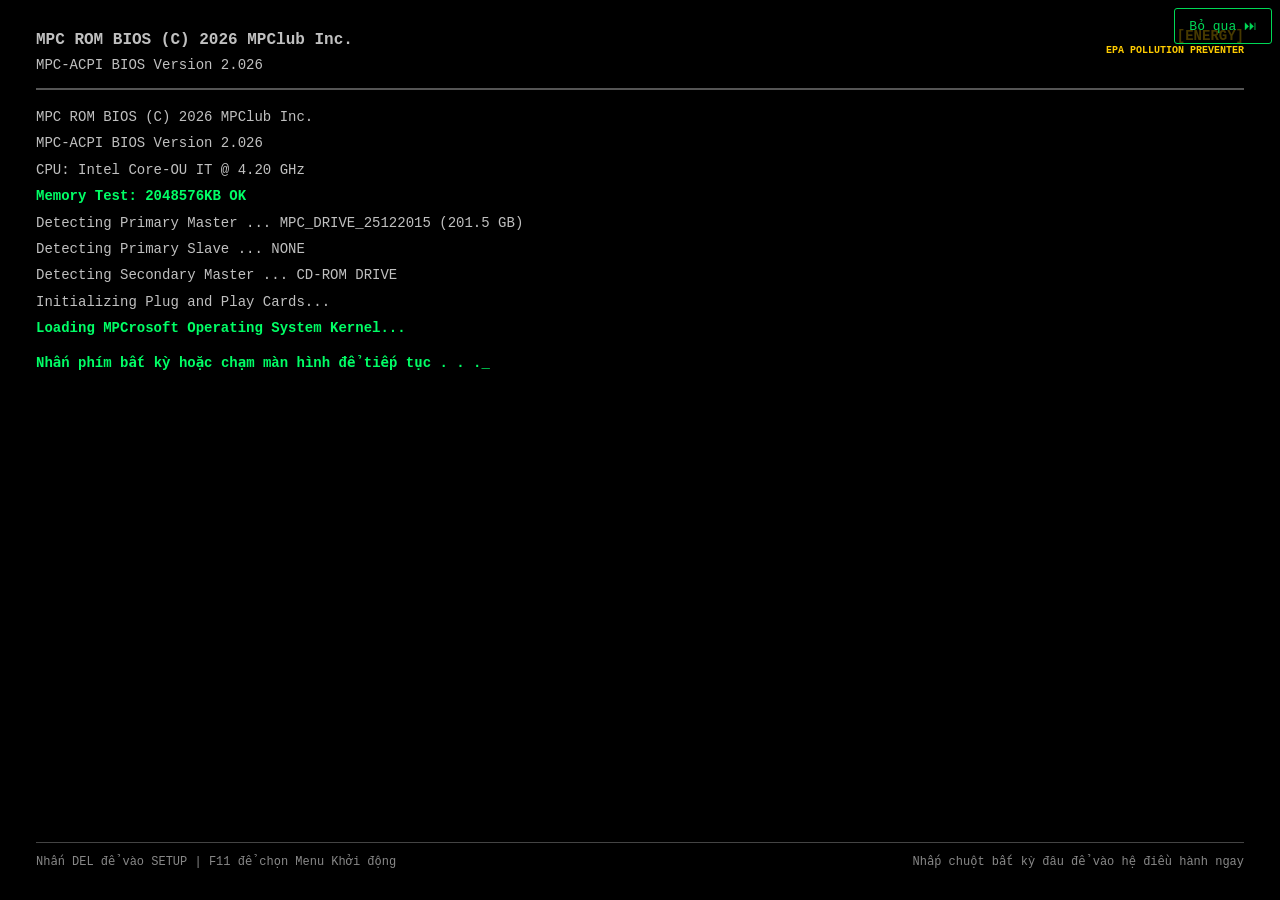
<file: index.html>
<!DOCTYPE html>
<html lang="vi">
<head>
  <meta charset="UTF-8">
  <meta name="viewport" content="width=device-width, initial-scale=1.0, maximum-scale=1.0, user-scalable=no">
  <title>MPCrosoft Windows XP – MPClub</title>
  <link rel="icon" type="image/png" href="assets/icons/logo.png">

  <!-- Bootstrap Icons (Local font + CDN fallback) -->
  <link rel="stylesheet" href="assets/fonts/bootstrap-icons/bootstrap-icons.min.css">
  <link rel="stylesheet" href="https://cdn.jsdelivr.net/npm/bootstrap-icons@1.11.3/font/bootstrap-icons.min.css">

  <!-- System Stylesheets -->
  <link rel="stylesheet" href="css/main.css">
  <link rel="stylesheet" href="css/boot.css">
  <link rel="stylesheet" href="css/login.css">
  <link rel="stylesheet" href="css/desktop.css">
  <link rel="stylesheet" href="css/window.css">
  <link rel="stylesheet" href="css/taskbar.css">
  <link rel="stylesheet" href="css/applications.css">
  <link rel="stylesheet" href="css/npc.css">
  <link rel="stylesheet" href="css/cursor.css">
  <link rel="stylesheet" href="css/responsive.css">
</head>
<body>

  <!-- Skip button, visible for the whole boot sequence -->
  <button id="dev-skip-btn" class="dev-skip-btn" data-i18n="skip.btn">Bỏ qua ⏭</button>

  <!-- ========================================================================
       PHASE 1: ANIMATED RETRO BIOS BOOT SCREEN
       ======================================================================== -->
  <div id="screen-bios" class="boot-screen-layer bios-screen hidden">
    <div class="bios-header">
      <div>
        <div style="font-weight: bold; font-size: 16px;" data-i18n="bios.title">MPC ROM BIOS (C) 2026 MPClub Inc.</div>
        <div data-i18n="bios.sub">MPC-ACPI BIOS Version 2.026 - Khoa CNTT Trường ĐH Mở TP.HCM</div>
      </div>
      <div class="bios-energy-logo">
        <div>[ENERGY]</div>
        <div style="font-size: 10px;">EPA POLLUTION PREVENTER</div>
      </div>
    </div>

    <!-- Dynamic typewriter content generated by boot.js -->
    <div class="bios-body" id="bios-dynamic-body"></div>

    <div class="bios-footer">
      <div data-i18n="bios.footer_setup">Nhấn DEL để vào SETUP | F11 để chọn Menu Khởi động</div>
      <div data-i18n="bios.footer_click">Nhấp chuột bất kỳ đâu để vào hệ điều hành ngay</div>
    </div>
  </div>

  <!-- ========================================================================
       PHASE 2: MPCROSOFT XP BOOT SCREEN (LOGO + 3 BLUE BLOCKS)
       ======================================================================== -->
  <div id="screen-xp-boot" class="boot-screen-layer xp-bootscreen hidden">
    <div class="xp-boot-content">
      <div class="xp-logo-container">
        <!-- MPClub Official Logo -->
        <img src="assets/icons/logo.png" class="xp-mpc-logo-img" alt="MPClub" />

        <div class="xp-brand-title">
          <span>MPCrosoft</span>
          <span class="xp-brand-sub">MPC</span>
          <span style="font-size: 20px; font-weight: normal; color: #fff;">xp</span>
        </div>
        <div class="xp-edition-tag" data-i18n="boot.recruitment_edition">Professional</div>
      </div>

      <!-- Classic 3 Blue Blocks Loading Bar -->
      <div class="xp-loader-bar">
        <div class="xp-loader-progress">
          <div class="xp-block"></div>
          <div class="xp-block"></div>
          <div class="xp-block"></div>
        </div>
      </div>
    </div>

    <div class="xp-boot-footer" data-i18n="boot.copyright">
      Copyright &copy; 2026 MPClub
    </div>
  </div>

  <!-- ========================================================================
       PHASE 3: WINDOWS XP WELCOME / LOGIN SCREEN (SINGLE USER: OU IT)
       ======================================================================== -->
  <div id="screen-login" class="xp-login-screen hidden">
    <!-- Top Bar -->
    <div class="login-header-bar">
      <div class="login-brand-logo">
        <img src="assets/icons/logo.png" class="login-brand-logo-img" alt="" />
        MPCrosoft <span>Windows</span><span style="font-size: 14px; font-weight: normal; margin-left: 3px;">xp</span>
      </div>
    </div>

    <!-- Center Login Body -->
    <div class="login-body">
      <div class="login-left-col">
        <div class="login-welcome-title" data-i18n="login.welcome">Chào mừng</div>
        <div class="login-welcome-desc" data-i18n="login.instruction">
          Nhấp vào tên người dùng để bắt đầu.
        </div>
      </div>

      <div class="login-divider"></div>

      <div class="login-right-col">
        <!-- Single User Card: OU IT -->
        <div class="user-card" id="user-ouit">
          <div class="user-avatar-frame">
            <img src="assets/icons/ou-it.svg" alt="OU IT Avatar" />
          </div>
          <div class="user-details">
            <div class="user-name">OU IT</div>
          </div>
        </div>
      </div>
    </div>

    <!-- Bottom Footer Bar -->
    <div class="login-footer-bar">
      <button class="login-power-btn" id="login-power-btn">
        <div class="login-power-icon"><i class="bi bi-power"></i></div>
        <span data-i18n="login.turn_off">Tắt máy tính</span>
      </button>
    </div>
  </div>

  <!-- ========================================================================
       PHASE 4: DESKTOP & WINDOW MANAGER ENVIRONMENT
       ======================================================================== -->
  <div id="desktop" class="desktop-container">
    <div class="desktop-grid-overlay"></div>

    <!-- Desktop Watermark -->
    <div class="desktop-watermark">
      <div class="desktop-watermark-title">Windows XP</div>
      <div class="desktop-watermark-sub" data-i18n="desktop.watermark_sub">Professional</div>
    </div>

    <!-- Desktop Icons Grid -->
    <div id="desktop-icons" class="desktop-icons-area"></div>

    <!-- NPC mascot (js/npc.js). Two poses from the design team: fox-think.png (idle) and
         fox-idea.png (talking); their drawn clouds were removed, the bubble below shows the line. -->
    <div id="npc" class="npc hidden">
      <div class="npc-figure">
        <!-- Thought bubble: sits where the cloud is in the art, so the lines read as the fox's own -->
        <div class="npc-bubble hidden">
          <button class="npc-bubble-close" id="npc-bubble-close" type="button" aria-label="Đóng">&times;</button>
          <p class="npc-text" id="npc-text" aria-hidden="true"></p>
          <div class="npc-actions">
            <button class="npc-btn npc-btn-primary hidden" id="npc-cta" type="button" data-i18n="npc.cta">Mở JOIN_MPC.exe</button>
            <button class="npc-btn npc-hide" id="npc-hide" type="button" data-i18n="npc.hide">Ẩn mình đi</button>
          </div>
        </div>
        <button class="npc-body" id="npc-body" type="button" aria-label="MPC fox">
          <span class="npc-art">
            <img class="npc-fox" id="npc-fox" src="assets/npc/fox-think.png" alt="" draggable="false" />
            <!-- Overlays on the art: eyelids for blinking, glints on the glasses -->
            <span class="npc-lid npc-lid-l"></span>
            <span class="npc-lid npc-lid-r"></span>
            <span class="npc-lens npc-lens-l"></span>
            <span class="npc-lens npc-lens-r"></span>
          </span>
        </button>
      </div>
    </div>
    <!-- Screen readers get each whole line once here, not the letter-by-letter typing -->
    <p class="npc-sr" id="npc-sr" aria-live="polite"></p>
    <button class="npc-peek hidden" id="npc-peek" type="button" data-i18n-title="npc.show" title="Gọi linh vật">🦊</button>

    <!-- Rubber-band marquee selection box -->
    <div id="selection-box" class="desktop-selection-box"></div>

    <!-- Active Windows Layer -->
    <div id="windows-container"></div>
  </div>

  <!-- ========================================================================
       DESKTOP RIGHT-CLICK CONTEXT MENU (BILINGUAL)
       ======================================================================== -->
  <div id="desktop-context-menu" class="desktop-context-menu hidden">
    <div class="ctx-item">
      <span data-i18n="ctx.view">Xem</span>
      <span>▸</span>
    </div>
    <div class="ctx-item" id="ctx-sort-menu">
      <span data-i18n="ctx.sort_by">Sắp xếp theo</span>
      <span>▸</span>
    </div>
    <!-- Submenu for Sort By -->
    <div id="desktop-sort-submenu" class="desktop-context-menu hidden" style="width: 170px; z-index: 9600;">
      <div class="ctx-item" id="ctx-sort-name">
        <span data-i18n="ctx.sort_name">Tên</span>
      </div>
      <div class="ctx-item" id="ctx-sort-type">
        <span data-i18n="ctx.sort_type">Loại</span>
      </div>
      <div class="ctx-divider"></div>
      <div class="ctx-item" id="ctx-sort-auto">
        <span><b data-i18n="ctx.sort_auto">Tự động sắp xếp</b></span>
      </div>
    </div>
    <div class="ctx-item" id="ctx-refresh">
      <span><b data-i18n="ctx.refresh">Làm mới</b></span>
      <span style="font-size: 10px; color: #888;">F5</span>
    </div>
    <div class="ctx-divider"></div>
    <div class="ctx-item" id="ctx-paste">
      <span data-i18n="ctx.paste">Dán</span>
    </div>
    <div class="ctx-item disabled">
      <span data-i18n="ctx.paste_shortcut">Dán lối tắt</span>
    </div>
    <div class="ctx-divider"></div>
    <div class="ctx-item" id="ctx-new-menu">
      <span data-i18n="ctx.new">Mới</span>
      <span>▸</span>
    </div>
    <!-- Submenu for New items -->
    <div id="desktop-new-submenu" class="desktop-context-menu hidden" style="width: 175px; z-index: 9600;">
      <div class="ctx-item" id="ctx-new-folder">
        <span><i class="bi bi-folder-fill" style="color: #ffaa00; margin-right: 5px;"></i><span data-i18n="ctx.new_folder">Thư mục mới</span></span>
      </div>
      <div class="ctx-item" id="ctx-new-txt">
        <span><i class="bi bi-file-earmark-text-fill" style="color: #0055ea; margin-right: 5px;"></i><span data-i18n="ctx.new_txt">Tài liệu văn bản (.txt)</span></span>
      </div>
      <div class="ctx-item" id="ctx-new-img">
        <span><i class="bi bi-file-earmark-image-fill" style="color: #d13438; margin-right: 5px;"></i><span data-i18n="ctx.new_img">Bản vẽ Paint (.png)</span></span>
      </div>
    </div>
    <div class="ctx-divider"></div>
    <div class="ctx-item" id="ctx-properties">
      <span data-i18n="ctx.properties">Thuộc tính</span>
    </div>
  </div>

  <!-- Desktop Icon Context Menu -->
  <div id="icon-context-menu" class="desktop-context-menu hidden" style="width: 150px; z-index: 9550;">
    <div class="ctx-item" id="ctx-icon-open">
      <span><b data-i18n="ctx.open">Mở</b></span>
    </div>
    <div class="ctx-item" id="ctx-icon-empty-trash" style="display: none;">
      <span><i class="bi bi-trash-fill" style="color: #d13438; margin-right: 5px;"></i>Dọn sạch thùng rác</span>
    </div>
    <div class="ctx-divider"></div>
    <div class="ctx-item" id="ctx-icon-cut">
      <span data-i18n="ctx.cut">Cắt</span>
    </div>
    <div class="ctx-item" id="ctx-icon-copy">
      <span data-i18n="ctx.copy">Sao chép</span>
    </div>
    <div class="ctx-divider"></div>
    <div class="ctx-item" id="ctx-icon-delete">
      <span data-i18n="ctx.delete">Xóa</span>
    </div>
    <div class="ctx-item" id="ctx-icon-rename">
      <span data-i18n="ctx.rename">Đổi tên</span>
    </div>
    <div class="ctx-divider"></div>
    <div class="ctx-item" id="ctx-icon-properties">
      <span data-i18n="ctx.properties">Thuộc tính</span>
    </div>
  </div>

  <!-- Taskbar Context Menu -->
  <div id="taskbar-context-menu" class="taskbar-context-menu hidden">
    <div class="ctx-item disabled">
      <span>Toolbars</span>
      <span>▸</span>
    </div>
    <div class="ctx-divider"></div>
    <div class="ctx-item" id="tb-ctx-cascade">
      <span>Cascade Windows</span>
    </div>
    <div class="ctx-item" id="tb-ctx-tile-h">
      <span>Tile Windows Horizontally</span>
    </div>
    <div class="ctx-item" id="tb-ctx-tile-v">
      <span>Tile Windows Vertically</span>
    </div>
    <div class="ctx-item" id="tb-ctx-show-desktop">
      <span>Show the Desktop</span>
    </div>
    <div class="ctx-divider"></div>
    <div class="ctx-item" id="tb-ctx-taskmgr">
      <span><b>Task Manager</b></span>
    </div>
    <div class="ctx-divider"></div>
    <div class="ctx-item disabled">
      <span>✓ Lock the Taskbar</span>
    </div>
    <div class="ctx-item" id="tb-ctx-properties">
      <span>Properties</span>
    </div>
  </div>

  <!-- Task Item Context Menu -->
  <div id="task-item-context-menu" class="taskbar-context-menu hidden">
    <div class="ctx-item" id="task-ctx-restore">
      <span>Restore</span>
    </div>
    <div class="ctx-item disabled">
      <span>Move</span>
    </div>
    <div class="ctx-item disabled">
      <span>Size</span>
    </div>
    <div class="ctx-item" id="task-ctx-minimize">
      <span>Minimize</span>
    </div>
    <div class="ctx-item" id="task-ctx-maximize">
      <span>Maximize</span>
    </div>
    <div class="ctx-divider"></div>
    <div class="ctx-item" id="task-ctx-close">
      <span><b>Close</b></span>
      <span style="font-size: 10px; color: #888;">Alt+F4</span>
    </div>
  </div>

  <!-- Task Item Hover Preview Tooltip -->
  <div id="task-preview-tooltip" class="task-preview-tooltip hidden">
    <div class="task-preview-header">
      <span class="task-preview-title" id="task-preview-title">Window Title</span>
      <button class="task-preview-close" id="task-preview-close-btn" title="Close">&times;</button>
    </div>
    <div class="task-preview-thumb" id="task-preview-thumb">
      <i class="bi bi-window" style="font-size: 26px; color: #0055ea;"></i>
      <span id="task-preview-sub">MPCrosoft Windows XP</span>
    </div>
  </div>

  <!-- ========================================================================
       TASKBAR & START MENU (XP LUNA)
       ======================================================================== -->
  <div class="taskbar-container" id="taskbar">
    <!-- Green Start Button -->
    <button class="start-button" id="start-button">
      <div class="start-icon">
        <img src="assets/icons/logo.png" class="start-icon-img" alt="" />
      </div>
      <span data-i18n="taskbar.start">bắt đầu</span>
    </button>

    <!-- Running Task Buttons Area -->
    <div class="taskbar-tasks-area" id="taskbar-tasks"></div>

    <!-- System Tray -->
    <div class="system-tray">
      <!-- BILINGUAL LANGUAGE SWITCHER PILL (VI / EN) -->
      <div class="tray-lang-switcher" id="tray-lang-btn" title="Chuyển đổi ngôn ngữ / Switch Language">
        <i class="bi bi-translate" style="font-size: 11px; margin-right: 3px;"></i><span id="tray-lang-text">VI</span>
      </div>

      <div class="tray-icons">
        <span class="tray-icon" id="tray-net-icon" title="Network Connection">
          <img src="assets/icons/network.svg" alt="Network" />
        </span>
        <span class="tray-icon" id="tray-vol-icon" title="Volume Control">
          <img src="assets/icons/volume.svg" alt="Volume" />
        </span>
      </div>
      <div class="tray-clock" id="system-clock" title="Lịch & Đồng hồ">12:00 PM</div>
    </div>
  </div>

  <!-- ========================================================================
       SYSTEM TRAY POPUPS (Volume, Network, Calendar)
       ======================================================================== -->
  <!-- Volume Slider Popup -->
  <div id="tray-volume-popup" class="tray-popup tray-vol-box hidden">
    <div style="font-weight: bold; font-size: 11px;" data-i18n="taskbar.vol_title">Âm lượng</div>
    <input type="range" min="0" max="100" value="80" class="tray-vol-slider" id="tray-vol-slider" />
    <label style="font-size: 10px; display: flex; align-items: center; gap: 4px; cursor: pointer;">
      <input type="checkbox" id="tray-vol-mute" /> <span data-i18n="taskbar.mute">Tắt tiếng</span>
    </label>
  </div>

  <!-- Network Info Popup -->
  <div id="tray-network-popup" class="tray-popup tray-net-box hidden">
    <div class="tray-net-title">
      <img src="assets/icons/network.svg" style="width: 16px; height: 16px;" alt="" />
      <span data-i18n="taskbar.net_title">Kết nối mạng nội bộ OU IT</span>
    </div>
    <div class="tray-net-row"><span data-i18n="taskbar.net_status">Trạng thái:</span> <b style="color: #008800;" data-i18n="taskbar.net_connected">Đã kết nối</b></div>
    <div class="tray-net-row"><span>SSID:</span> <b>OU_CAMPUS_5G</b></div>
    <div class="tray-net-row"><span data-i18n="taskbar.net_speed">Tốc độ:</span> <b>100.0 Mbps</b></div>
    <div class="tray-net-row"><span data-i18n="taskbar.net_ip">Địa chỉ IP:</span> <b>192.168.1.100</b></div>
    <div class="tray-net-row"><span>Subnet:</span> <b>255.255.255.0</b></div>
  </div>

  <!-- Calendar & Analog Clock Popup -->
  <div id="tray-calendar-popup" class="tray-popup tray-calendar-box hidden">
    <div class="cal-header-row">
      <span id="cal-month-title">Tháng 11, 2026</span>
      <span style="font-size: 10px; color: #555;" data-i18n="taskbar.cal_title">Lịch & Đồng hồ MPC</span>
    </div>

    <!-- Analog Clock -->
    <div class="analog-clock-container">
      <div class="clock-center-dot"></div>
      <div class="clock-hand hand-hour" id="analog-hour"></div>
      <div class="clock-hand hand-minute" id="analog-min"></div>
      <div class="clock-hand hand-second" id="analog-sec"></div>
    </div>

    <!-- Monthly Calendar Grid -->
    <div class="calendar-grid" id="calendar-grid"></div>
  </div>

  <!-- ========================================================================
       START MENU (XP LUNA)
       ======================================================================== -->
  <div id="start-menu" class="start-menu hidden">
    <div class="start-menu-header">
      <div class="start-avatar">
        <img src="assets/icons/ou-it.svg" alt="OU IT" />
      </div>
      <div class="start-username">OU IT</div>
    </div>

    <div class="start-menu-body">
      <!-- Left Column: Registered Apps -->
      <div class="start-left-col" id="start-left-items"></div>

      <!-- Right Column: System Locations -->
      <div class="start-right-col">
        <div class="start-item" onclick="WindowManager.open('my-computer')">
          <div class="start-item-icon">
            <img src="assets/icons/my-computer.svg" class="start-item-icon-img" alt="" />
          </div>
          <div class="start-item-text">
            <span class="start-item-title" data-i18n="start.my_computer">My Computer</span>
          </div>
        </div>
        <div class="start-item" onclick="WindowManager.open('iexplore.exe')">
          <div class="start-item-icon">
            <img src="assets/icons/ie.svg" class="start-item-icon-img" alt="" />
          </div>
          <div class="start-item-text">
            <span class="start-item-title" data-i18n="start.explorer">Trình duyệt Web</span>
          </div>
        </div>
        <div class="start-item" onclick="WindowManager.open('cmd.exe')">
          <div class="start-item-icon">
            <img src="assets/icons/cmd.svg" class="start-item-icon-img" alt="" />
          </div>
          <div class="start-item-text">
            <span class="start-item-title" data-i18n="start.terminal">Dòng lệnh (cmd.exe)</span>
          </div>
        </div>
        <div class="start-item" onclick="WindowManager.open('wmplayer.exe')">
          <div class="start-item-icon">
            <img src="assets/icons/wmp.svg" class="start-item-icon-img" alt="" />
          </div>
          <div class="start-item-text">
            <span class="start-item-title" data-i18n="start.media_player">Windows Media Player</span>
          </div>
        </div>
        <div class="start-divider"></div>
        <div class="start-item" onclick="WindowManager.open('ABOUT_MPC')">
          <div class="start-item-icon">
            <img src="assets/icons/notepad.svg" class="start-item-icon-img" alt="" />
          </div>
          <div class="start-item-text">
            <span class="start-item-title" data-i18n="start.my_docs">Tài liệu của tôi</span>
          </div>
        </div>
        <div class="start-item" onclick="WindowManager.open('ACTIVITIES')">
          <div class="start-item-icon">
            <img src="assets/icons/folder.svg" class="start-item-icon-img" alt="" />
          </div>
          <div class="start-item-text">
            <span class="start-item-title" data-i18n="start.my_pics">Hình ảnh của tôi</span>
          </div>
        </div>
        <div class="start-item" onclick="WindowManager.open('settings')">
          <div class="start-item-icon">
            <img src="assets/icons/network.svg" class="start-item-icon-img" alt="" />
          </div>
          <div class="start-item-text">
            <span class="start-item-title" data-i18n="start.settings">Cài đặt hệ thống</span>
          </div>
        </div>
        <div class="start-item" onclick="WindowManager.open('JOIN_MPC.exe')">
          <div class="start-item-icon">
            <img src="assets/icons/exe.svg" class="start-item-icon-img" alt="" />
          </div>
          <div class="start-item-text">
            <span class="start-item-title" style="color: #ff5500; font-weight: bold;" data-i18n="start.recruit">Đăng ký thành viên</span>
          </div>
        </div>
      </div>
    </div>

    <div class="start-menu-footer">
      <button class="start-footer-btn" id="start-logoff">
        <i class="bi bi-arrow-left-right" style="font-size: 13px;"></i> <span data-i18n="start.logoff">Đăng xuất</span>
      </button>
      <button class="start-footer-btn" id="start-shutdown">
        <i class="bi bi-power" style="font-size: 13px; color: #ff6666;"></i> <span data-i18n="start.shutdown">Tắt máy tính</span>
      </button>
    </div>
  </div>

  <!-- ========================================================================
       WINDOWS XP 3-BUTTON TURN OFF MODAL (BOOTSTRAP ICONS)
       ======================================================================== -->
  <div id="xp-shutdown-modal" class="xp-shutdown-modal-container hidden">
    <div class="xp-shutdown-dialog">
      <div class="xp-shutdown-header">
        <span class="xp-shutdown-title" data-i18n="shutdown.title">Tắt máy tính</span>
        <img src="assets/icons/logo.png" style="width: 24px; height: 24px; object-fit: contain;" alt="" />
      </div>

      <div class="xp-shutdown-body">
        <!-- Stand By (Yellow) -->
        <button class="xp-shutdown-choice" id="btn-standby">
          <div class="xp-choice-circle circle-standby">
            <i class="bi bi-clock-history"></i>
          </div>
          <span data-i18n="shutdown.standby">Chế độ chờ</span>
        </button>

        <!-- Turn Off (Red) -->
        <button class="xp-shutdown-choice" id="btn-turnoff">
          <div class="xp-choice-circle circle-turnoff">
            <i class="bi bi-power"></i>
          </div>
          <span data-i18n="shutdown.turnoff">Tắt máy</span>
        </button>

        <!-- Restart (Green) -->
        <button class="xp-shutdown-choice" id="btn-restart">
          <div class="xp-choice-circle circle-restart">
            <i class="bi bi-arrow-repeat"></i>
          </div>
          <span data-i18n="shutdown.restart">Khởi động lại</span>
        </button>
      </div>

      <div class="xp-shutdown-footer">
        <button class="xp-btn-cancel" id="btn-cancel-shutdown" data-i18n="shutdown.cancel">Hủy bỏ</button>
      </div>
    </div>
  </div>

  <!-- ========================================================================
       MODULAR SCRIPTS
       ======================================================================== -->
  <script src="js/config.js"></script>
  <script src="js/i18n.js"></script>
  <script src="js/dialog.js"></script>
  <script src="js/volume-manager.js"></script>
  <script src="js/cursor.js"></script>
  <script src="js/vfs.js"></script>
  <script src="js/app-registry.js"></script>
  <script src="js/window-manager.js"></script>
  <script src="js/applications.js"></script>
  <script src="js/wallpaper-manager.js"></script>
  <script src="js/apps/my-computer.js"></script>
  <script src="js/apps/terminal.js"></script>
  <script src="js/apps/task-manager.js"></script>
  <script src="js/apps/explorer-browser.js"></script>
  <script src="js/apps/media-player.js"></script>
  <script src="js/apps/image-viewer.js"></script>
  <script src="js/apps/settings.js"></script>
  <script src="js/desktop.js"></script>
  <script src="js/taskbar.js"></script>
  <script src="js/npc.js"></script>
  <script src="js/easter-egg-phot.js"></script>
  <script src="js/boot.js"></script>
  <script src="js/main.js"></script>
</body>
</html>
</file>
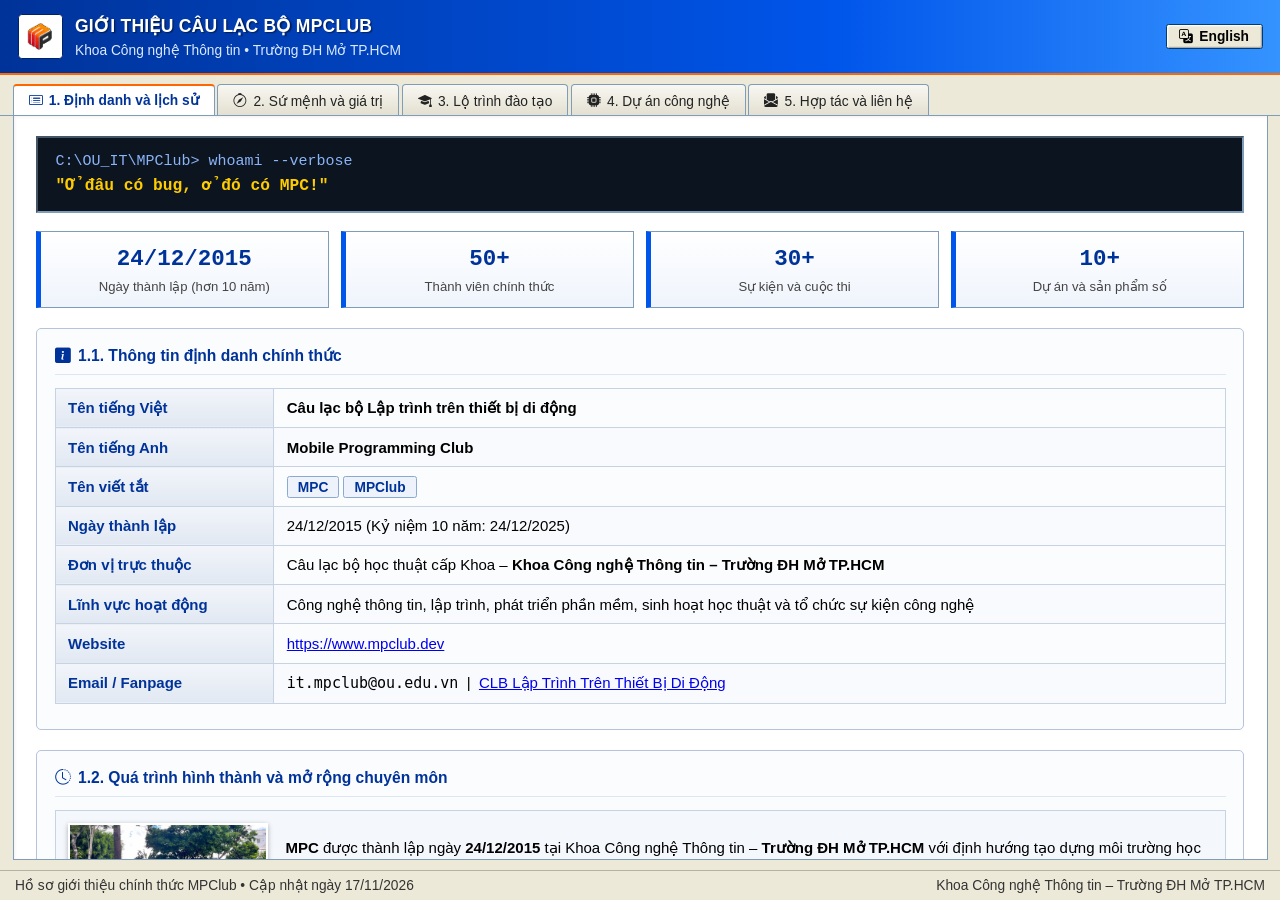
<file: apps/about_mpc/index.html>
<!DOCTYPE html>
<html lang="vi">
<head>
  <meta charset="UTF-8">
  <meta name="viewport" content="width=device-width, initial-scale=1.0">
  <title>ABOUT_MPC.txt – Hồ Sơ CLB Lập Trình Trên Thiết Bị Di Động</title>
  <link rel="stylesheet" href="../../assets/fonts/bootstrap-icons/bootstrap-icons.min.css">
  <link rel="stylesheet" href="https://cdn.jsdelivr.net/npm/bootstrap-icons@1.11.3/font/bootstrap-icons.min.css">
  <style>
    * {
      box-sizing: border-box;
      margin: 0;
      padding: 0;
    }
    body {
      background-color: #ece9d8;
      color: #000000;
      font-family: Tahoma, "Segoe UI", Arial, sans-serif;
      font-size: 12px;
      line-height: 1.55;
      height: 100vh;
      display: flex;
      flex-direction: column;
      overflow: hidden;
      user-select: text;
    }

    .xp-banner {
      background: linear-gradient(90deg, #003399 0%, #0055ea 65%, #3593ff 100%);
      color: #ffffff;
      padding: 10px 14px;
      display: flex;
      align-items: center;
      justify-content: space-between;
      border-bottom: 2px solid #ff6600;
      flex-shrink: 0;
    }
    .xp-banner-left {
      display: flex;
      align-items: center;
      gap: 10px;
    }
    .xp-banner-logo {
      width: 36px;
      height: 36px;
      aspect-ratio: 1 / 1;
      background: #ffffff;
      border: 1px solid #002266;
      border-radius: 3px;
      padding: 3px;
      object-fit: contain;
      flex-shrink: 0;
    }
    .xp-banner-title {
      font-size: 14px;
      font-weight: bold;
      letter-spacing: 0.2px;
      text-shadow: 1px 1px 1px rgba(0,0,0,0.5);
    }
    .xp-banner-sub {
      font-size: 11px;
      color: #dbeaff;
    }
    .xp-banner-right {
      display: flex;
      align-items: center;
      gap: 8px;
    }
    .xp-lang-btn {
      background: #ece9d8;
      color: #000;
      border: 1px solid #003c74;
      box-shadow: inset 1px 1px 0 #fff, inset -1px -1px 0 #aaa;
      padding: 3px 10px;
      font-family: Tahoma, sans-serif;
      font-size: 11px;
      font-weight: bold;
      border-radius: 2px;
      cursor: pointer;
      display: inline-flex;
      align-items: center;
      gap: 5px;
    }
    .xp-lang-btn:hover {
      background: #f5f4ea;
    }

    .xp-tabs {
      display: flex;
      gap: 2px;
      padding: 6px 10px 0 10px;
      background: #ece9d8;
      border-bottom: 1px solid #7f9db9;
      flex-shrink: 0;
      overflow-x: auto;
    }
    .xp-tab {
      background: linear-gradient(180deg, #f8f7f1 0%, #e3dfd0 100%);
      border: 1px solid #7f9db9;
      border-bottom: none;
      border-radius: 3px 3px 0 0;
      padding: 5px 12px;
      font-family: Tahoma, sans-serif;
      font-size: 11px;
      color: #222;
      cursor: pointer;
      white-space: nowrap;
      display: inline-flex;
      align-items: center;
      gap: 5px;
      position: relative;
      top: 1px;
    }
    .xp-tab:hover {
      background: #ffffff;
      color: #003399;
    }
    .xp-tab.active {
      background: #ffffff;
      color: #003399;
      font-weight: bold;
      border-top: 2px solid #ff6600;
      padding-bottom: 6px;
      z-index: 2;
    }

    .xp-workspace {
      flex: 1;
      background: #ffffff;
      margin: 0 10px 8px 10px;
      border: 1px solid #7f9db9;
      border-top: none;
      padding: 16px 18px;
      overflow-y: auto;
      box-shadow: inset 1px 1px 2px rgba(0,0,0,0.05);
    }

    .tab-panel {
      display: none;
    }
    .tab-panel.active {
      display: block;
    }

    .xp-groupbox {
      border: 1px solid #b5c4d8;
      border-radius: 4px;
      padding: 12px 14px;
      margin-bottom: 16px;
      background: #fbfcfe;
    }
    .xp-groupbox-title {
      font-weight: bold;
      color: #003399;
      font-size: 12.5px;
      margin-bottom: 10px;
      padding-bottom: 5px;
      border-bottom: 1px solid #dde6f2;
      display: flex;
      align-items: center;
      gap: 6px;
    }

    .xp-table {
      width: 100%;
      border-collapse: collapse;
      font-size: 12px;
      margin-bottom: 8px;
    }
    .xp-table th, .xp-table td {
      border: 1px solid #c6d3e3;
      padding: 6px 10px;
      text-align: left;
      vertical-align: top;
    }
    .xp-table th {
      background: linear-gradient(180deg, #f2f5fa 0%, #e1e8f2 100%);
      color: #003399;
      width: 175px;
      font-weight: bold;
    }
    .xp-table tr:nth-child(even) td {
      background: #f8fafd;
    }

    .stats-row {
      display: grid;
      grid-template-columns: repeat(4, 1fr);
      gap: 10px;
      margin-bottom: 16px;
    }
    .stat-box {
      background: linear-gradient(180deg, #ffffff 0%, #eff4fc 100%);
      border: 1px solid #7f9db9;
      border-left: 4px solid #0055ea;
      padding: 8px 10px;
      text-align: center;
    }
    .stat-num {
      font-size: 18px;
      font-weight: bold;
      color: #003399;
      font-family: "Courier New", monospace;
    }
    .stat-label {
      font-size: 10.5px;
      color: #444;
    }

    .terminal-box {
      background: #0c141f;
      color: #00ff66;
      border: 2px inset #7f9db9;
      padding: 10px 14px;
      font-family: "Consolas", "Courier New", monospace;
      font-size: 12px;
      margin-bottom: 14px;
    }
    .terminal-box .cmd-line {
      color: #8ab4f8;
    }
    .terminal-box .slogan-text {
      color: #ffcc00;
      font-weight: bold;
      font-size: 13px;
    }

    .tech-badges {
      display: flex;
      flex-wrap: wrap;
      gap: 6px;
      margin-top: 8px;
    }
    .tech-badge {
      background: #eef3fb;
      border: 1px solid #8caad0;
      color: #003399;
      padding: 2px 8px;
      font-size: 11px;
      font-weight: bold;
      border-radius: 2px;
    }

    .xp-grid-2 {
      display: grid;
      grid-template-columns: 1fr 1fr;
      gap: 12px;
      margin-bottom: 12px;
    }
    .xp-card {
      background: #ffffff;
      border: 1px solid #b8c9de;
      padding: 10px 12px;
    }
    .xp-card-head {
      font-weight: bold;
      color: #003399;
      margin-bottom: 4px;
      display: flex;
      align-items: center;
      gap: 6px;
    }

    .xp-photo-frame {
      display: flex;
      gap: 14px;
      align-items: center;
      background: #f4f7fc;
      border: 1px solid #c6d3e3;
      padding: 10px;
      margin-bottom: 14px;
    }
    .xp-photo-frame img {
      width: 160px;
      aspect-ratio: 16 / 10;
      height: auto;
      object-fit: cover;
      object-position: center center;
      display: block;
      border: 2px solid #fff;
      box-shadow: 0 1px 4px rgba(0,0,0,0.3);
      flex-shrink: 0;
    }
    /* Square 1:1 Logo Frame */
    .xp-photo-frame img.logo-square {
      width: 84px;
      height: 84px;
      aspect-ratio: 1 / 1;
      object-fit: contain;
      background: #ffffff;
      padding: 6px;
      border: 1px solid #b5c4d8;
      border-radius: 4px;
    }

    .xp-statusbar {
      height: 24px;
      background: #ece9d8;
      border-top: 1px solid #b5b2a5;
      padding: 0 12px;
      display: flex;
      align-items: center;
      justify-content: space-between;
      font-size: 11px;
      color: #333;
      flex-shrink: 0;
    }

    @media (max-width: 600px) {
      .xp-banner { flex-wrap: wrap; gap: 8px; }
      .stats-row { grid-template-columns: 1fr 1fr; }
      .xp-grid-2 { grid-template-columns: 1fr; }
      .xp-photo-frame { flex-direction: column; align-items: flex-start; }
      .xp-photo-frame img:not(.logo-square) { width: 100%; height: 150px; }
      .xp-table th { width: 120px; }
    }
  </style>
  <link rel="stylesheet" href="../shared/responsive.css">
</head>
<body>

  <!-- Top Banner -->
  <div class="xp-banner">
    <div class="xp-banner-left">
      <img src="../../assets/icons/logo.png" class="xp-banner-logo" alt="MPC Logo">
      <div>
        <div class="xp-banner-title" data-vi="GIỚI THIỆU CÂU LẠC BỘ MPCLUB" data-en="ABOUT MOBILE PROGRAMMING CLUB">GIỚI THIỆU CÂU LẠC BỘ MPCLUB</div>
        <div class="xp-banner-sub" data-vi="Khoa Công nghệ Thông tin • Trường ĐH Mở TP.HCM" data-en="Faculty of Information Technology • Trường ĐH Mở TP.HCM">Khoa Công nghệ Thông tin • Trường ĐH Mở TP.HCM</div>
      </div>
    </div>
    <div class="xp-banner-right">
      <button class="xp-lang-btn" id="btn-toggle-lang">
        <i class="bi bi-translate"></i> <span id="lang-label" data-vi="English" data-en="Tiếng Việt">English</span>
      </button>
    </div>
  </div>

  <!-- Tab Navigation -->
  <div class="xp-tabs">
    <button class="xp-tab active" data-tab="tab-overview">
      <i class="bi bi-card-list"></i> <span data-vi="1. Định danh và lịch sử" data-en="1. Identity and history">1. Định danh và lịch sử</span>
    </button>
    <button class="xp-tab" data-tab="tab-mission">
      <i class="bi bi-compass"></i> <span data-vi="2. Sứ mệnh và giá trị" data-en="2. Mission and values">2. Sứ mệnh và giá trị</span>
    </button>
    <button class="xp-tab" data-tab="tab-training">
      <i class="bi bi-mortarboard-fill"></i> <span data-vi="3. Lộ trình đào tạo" data-en="3. Training roadmap">3. Lộ trình đào tạo</span>
    </button>
    <button class="xp-tab" data-tab="tab-projects">
      <i class="bi bi-cpu-fill"></i> <span data-vi="4. Dự án công nghệ" data-en="4. Tech projects">4. Dự án công nghệ</span>
    </button>
    <button class="xp-tab" data-tab="tab-contact">
      <i class="bi bi-envelope-paper-fill"></i> <span data-vi="5. Hợp tác và liên hệ" data-en="5. Partnership and contact">5. Hợp tác và liên hệ</span>
    </button>
  </div>

  <!-- Workspace Content -->
  <div class="xp-workspace">

    <!-- TAB 1: OVERVIEW & IDENTITY -->
    <div class="tab-panel active" id="tab-overview">
      <div class="terminal-box">
        <div class="cmd-line">C:\OU_IT\MPClub&gt; whoami --verbose</div>
        <div class="slogan-text" data-vi="&quot;Ở đâu có bug, ở đó có MPC!&quot;" data-en="&quot;Where there's a bug, there's MPC!&quot;">"Ở đâu có bug, ở đó có MPC!"</div>
      </div>

      <div class="stats-row">
        <div class="stat-box">
          <div class="stat-num">24/12/2015</div>
          <div class="stat-label" data-vi="Ngày thành lập (hơn 10 năm)" data-en="Founded (10+ years active)">Ngày thành lập (hơn 10 năm)</div>
        </div>
        <div class="stat-box">
          <div class="stat-num">50+</div>
          <div class="stat-label" data-vi="Thành viên chính thức" data-en="Active official members">Thành viên chính thức</div>
        </div>
        <div class="stat-box">
          <div class="stat-num">30+</div>
          <div class="stat-label" data-vi="Sự kiện và cuộc thi" data-en="Events and competitions">Sự kiện và cuộc thi</div>
        </div>
        <div class="stat-box">
          <div class="stat-num">10+</div>
          <div class="stat-label" data-vi="Dự án và sản phẩm số" data-en="Completed projects">Dự án và sản phẩm số</div>
        </div>
      </div>

      <div class="xp-groupbox">
        <div class="xp-groupbox-title"><i class="bi bi-info-square-fill"></i> <span data-vi="1.1. Thông tin định danh chính thức" data-en="1.1. Official club identification">1.1. Thông tin định danh chính thức</span></div>
        <table class="xp-table">
          <tr>
            <th data-vi="Tên tiếng Việt" data-en="Vietnamese name">Tên tiếng Việt</th>
            <td><strong>Câu lạc bộ Lập trình trên thiết bị di động</strong></td>
          </tr>
          <tr>
            <th data-vi="Tên tiếng Anh" data-en="English name">Tên tiếng Anh</th>
            <td><strong>Mobile Programming Club</strong></td>
          </tr>
          <tr>
            <th data-vi="Tên viết tắt" data-en="Abbreviation">Tên viết tắt</th>
            <td><span class="tech-badge">MPC</span> <span class="tech-badge">MPClub</span></td>
          </tr>
          <tr>
            <th data-vi="Ngày thành lập" data-en="Founded date">Ngày thành lập</th>
            <td data-vi="24/12/2015 (Kỷ niệm 10 năm: 24/12/2025)" data-en="December 24, 2015 (10th Anniversary: 24/12/2025)">24/12/2015 (Kỷ niệm 10 năm: 24/12/2025)</td>
          </tr>
          <tr>
            <th data-vi="Đơn vị trực thuộc" data-en="Affiliated unit">Đơn vị trực thuộc</th>
            <td data-html-vi="Câu lạc bộ học thuật cấp Khoa – <strong>Khoa Công nghệ Thông tin – Trường ĐH Mở TP.HCM</strong>" data-html-en="Faculty-level academic club – <strong>Faculty of Information Technology – Trường ĐH Mở TP.HCM</strong>">Câu lạc bộ học thuật cấp Khoa – <strong>Khoa Công nghệ Thông tin – Trường ĐH Mở TP.HCM</strong></td>
          </tr>
          <tr>
            <th data-vi="Lĩnh vực hoạt động" data-en="Core domains">Lĩnh vực hoạt động</th>
            <td data-vi="Công nghệ thông tin, lập trình, phát triển phần mềm, sinh hoạt học thuật và tổ chức sự kiện công nghệ" data-en="Information technology, programming, software engineering, academic seminars, and tech competitions">Công nghệ thông tin, lập trình, phát triển phần mềm, sinh hoạt học thuật và tổ chức sự kiện công nghệ</td>
          </tr>
          <tr>
            <th>Website</th>
            <td>
              <a href="https://www.mpclub.dev" target="_blank" rel="noopener">https://www.mpclub.dev</a>
            </td>
          </tr>
          <tr>
            <th>Email / Fanpage</th>
            <td>
              <code>it.mpclub@ou.edu.vn</code> &nbsp;|&nbsp;
              <a href="https://fb.com/CLBLapTrinhTrenThietBiDiDong" target="_blank" rel="noopener">CLB Lập Trình Trên Thiết Bị Di Động</a>
            </td>
          </tr>
        </table>
      </div>

      <div class="xp-groupbox">
        <div class="xp-groupbox-title"><i class="bi bi-clock-history"></i> <span data-vi="1.2. Quá trình hình thành và mở rộng chuyên môn" data-en="1.2. Formation and technical expansion">1.2. Quá trình hình thành và mở rộng chuyên môn</span></div>
        <div class="xp-photo-frame">
          <img src="../../assets/images/the-open-clubs/members-8.jpg" alt="Đại gia đình MPClub">
          <div data-html-vi="<p style='margin-bottom:6px;'><strong>MPC</strong> được thành lập ngày <strong>24/12/2015</strong> tại Khoa Công nghệ Thông tin – <strong>Trường ĐH Mở TP.HCM</strong> với định hướng tạo dựng môi trường học tập, nghiên cứu và thực hành công nghệ thông tin cho sinh viên.</p><p>Qua hơn một thập kỷ hoạt động, câu lạc bộ không chỉ dừng lại ở lập trình di động mà đã mở rộng sang nhiều lĩnh vực trọng tâm của ngành công nghệ thông tin hiện đại:</p>" data-html-en="<p style='margin-bottom:6px;'><strong>MPC</strong> was founded on <strong>24/12/2015</strong> at the Faculty of Information Technology – <strong>Trường ĐH Mở TP.HCM</strong> to foster a welcoming environment for IT learning, research, and software engineering.</p><p>Over the past decade, the club has grown beyond mobile programming into major software engineering fields:</p>">
            <p style="margin-bottom: 6px;">
              <strong>MPC</strong> được thành lập ngày <strong>24/12/2015</strong> tại Khoa Công nghệ Thông tin – <strong>Trường ĐH Mở TP.HCM</strong> với định hướng tạo dựng môi trường học tập, nghiên cứu và thực hành công nghệ thông tin cho sinh viên.
            </p>
            <p>
              Qua hơn một thập kỷ hoạt động, câu lạc bộ không chỉ dừng lại ở lập trình di động mà đã mở rộng sang nhiều lĩnh vực trọng tâm của ngành công nghệ thông tin hiện đại:
            </p>
          </div>
        </div>
        <div class="tech-badges">
          <span class="tech-badge" data-vi="Phát triển ứng dụng web" data-en="Web development">Phát triển ứng dụng web</span>
          <span class="tech-badge" data-vi="Ứng dụng di động" data-en="Mobile applications">Ứng dụng di động</span>
          <span class="tech-badge" data-vi="Trí tuệ nhân tạo" data-en="Artificial intelligence">Trí tuệ nhân tạo</span>
          <span class="tech-badge" data-vi="Vận hành hệ thống (DevOps, Docker)" data-en="DevOps and Docker">Vận hành hệ thống (DevOps, Docker)</span>
          <span class="tech-badge" data-vi="Thiết kế giao diện và trải nghiệm người dùng" data-en="UI/UX design">Thiết kế giao diện và trải nghiệm người dùng</span>
          <span class="tech-badge" data-vi="Kỹ thuật phần mềm" data-en="Software engineering">Kỹ thuật phần mềm</span>
          <span class="tech-badge" data-vi="Cấu trúc dữ liệu và giải thuật" data-en="Data structures and algorithms">Cấu trúc dữ liệu và giải thuật</span>
        </div>
      </div>
    </div>

    <!-- TAB 2: VISION, MISSION & CORE GOALS -->
    <div class="tab-panel" id="tab-mission">
      <div class="xp-groupbox">
        <div class="xp-groupbox-title"><i class="bi bi-bullseye"></i> <span data-vi="2.1. Sứ mệnh và định hướng hoạt động" data-en="2.1. Mission and strategic direction">2.1. Sứ mệnh và định hướng hoạt động</span></div>
        <p style="line-height: 1.7;" data-html-vi="MPC hướng đến việc xây dựng một môi trường học tập và phát triển công nghệ thông tin năng động, thực tế và gắn kết dành cho sinh viên <strong>Trường ĐH Mở TP.HCM</strong> — nơi kiến thức chuyên môn trên giảng đường được kết nối với thực hành dự án, ý tưởng được hiện thực hóa thành sản phẩm số và mỗi thành viên đều có cơ hội học hỏi, sẻ chia và trưởng thành vững vàng." data-html-en="MPC strives to build a dynamic, practical, and welcoming IT community for students of <strong>Trường ĐH Mở TP.HCM</strong> — bridging academic theory with real-world engineering, turning ideas into digital products, and empowering every member to learn, share, and grow.">
          MPC hướng đến việc xây dựng một môi trường học tập và phát triển công nghệ thông tin năng động, thực tế và gắn kết dành cho sinh viên <strong>Trường ĐH Mở TP.HCM</strong> — nơi kiến thức chuyên môn trên giảng đường được kết nối với thực hành dự án, ý tưởng được hiện thực hóa thành sản phẩm số và mỗi thành viên đều có cơ hội học hỏi, sẻ chia và trưởng thành vững vàng.
        </p>
      </div>

      <div class="xp-groupbox">
        <div class="xp-groupbox-title"><i class="bi bi-check2-square"></i> <span data-vi="2.2. Bốn mục tiêu hoạt động cốt lõi" data-en="2.2. Four core operational goals">2.2. Bốn mục tiêu hoạt động cốt lõi</span></div>
        <div class="xp-grid-2">
          <div class="xp-card">
            <div class="xp-card-head" data-vi="🎓 1. Hội thảo học thuật" data-en="🎓 1. Academic seminars">🎓 1. Hội thảo học thuật</div>
            <p data-vi="Chia sẻ kiến thức chuyên ngành, ôn tập các môn lập trình nền tảng và nâng cao, đồng thời cập nhật những xu hướng công nghệ mới." data-en="Share specialized knowledge, review foundational programming courses, and explore emerging technology trends.">Chia sẻ kiến thức chuyên ngành, ôn tập các môn lập trình nền tảng và nâng cao, đồng thời cập nhật những xu hướng công nghệ mới.</p>
          </div>
          <div class="xp-card">
            <div class="xp-card-head" data-vi="🤝 2. Mô hình cố vấn học tập" data-en="🤝 2. Student peer mentoring">🤝 2. Mô hình cố vấn học tập</div>
            <p data-vi="Phát huy mô hình sinh viên hỗ trợ sinh viên — các anh chị và thành viên giàu kinh nghiệm trực tiếp hướng dẫn, giải đáp thắc mắc trong quá trình học tập." data-en="Experienced members mentor and support peers directly in programming coursework and projects.">Phát huy mô hình sinh viên hỗ trợ sinh viên — các anh chị và thành viên giàu kinh nghiệm trực tiếp hướng dẫn, giải đáp thắc mắc trong quá trình học tập.</p>
          </div>
          <div class="xp-card">
            <div class="xp-card-head" data-vi="💻 3. Đào tạo chuyên môn" data-en="💻 3. Technical training">💻 3. Đào tạo chuyên môn</div>
            <p data-vi="Tổ chức các lớp bồi dưỡng định kỳ về phát triển web, ứng dụng di động, lập trình hướng đối tượng, vận hành hệ thống và quy trình làm việc nhóm." data-en="Organize structured training in web, mobile, object-oriented programming, DevOps, AI, and team workflows.">Tổ chức các lớp bồi dưỡng định kỳ về phát triển web, ứng dụng di động, lập trình hướng đối tượng, vận hành hệ thống và quy trình làm việc nhóm.</p>
          </div>
          <div class="xp-card">
            <div class="xp-card-head" data-vi="🏆 4. Cuộc thi và hoạt động ngoại khóa" data-en="🏆 4. Competitions and community">🏆 4. Cuộc thi và hoạt động ngoại khóa</div>
            <p data-vi="Tổ chức các sân chơi học thuật thường niên (Web Design, Robocode) kết hợp hài hòa với hoạt động tình nguyện, dã ngoại và sinh hoạt câu lạc bộ." data-en="Host annual competitions (Web Design, Robocode) alongside volunteering, team building, and monthly club gatherings.">Tổ chức các sân chơi học thuật thường niên (Web Design, Robocode) kết hợp hài hòa với hoạt động tình nguyện, dã ngoại và sinh hoạt câu lạc bộ.</p>
          </div>
        </div>
      </div>

      <div class="xp-groupbox">
        <div class="xp-groupbox-title"><i class="bi bi-gem"></i> <span data-vi="2.3. Năm giá trị cốt lõi" data-en="2.3. Five core values">2.3. Năm giá trị cốt lõi</span></div>
        <table class="xp-table">
          <tr>
            <th data-vi="Học hỏi" data-en="Learning">Học hỏi</th>
            <td data-vi="Không ngừng cập nhật kiến thức, công nghệ mới và rèn luyện tinh thần chủ động tự học." data-en="Continuously updating knowledge, new technologies, and a self-learning mindset.">Không ngừng cập nhật kiến thức, công nghệ mới và rèn luyện tinh thần chủ động tự học.</td>
          </tr>
          <tr>
            <th data-vi="Chia sẻ" data-en="Sharing">Chia sẻ</th>
            <td data-vi="Các thế hệ thành viên và cựu sinh viên luôn cởi mở truyền đạt kinh nghiệm, tài liệu và bài học thực tế cho nhau." data-en="Generations of members and alumni openly mentoring and sharing practical experience.">Các thế hệ thành viên và cựu sinh viên luôn cởi mở truyền đạt kinh nghiệm, tài liệu và bài học thực tế cho nhau.</td>
          </tr>
          <tr>
            <th data-vi="Sáng tạo" data-en="Innovation">Sáng tạo</th>
            <td data-vi="Khuyến khích thử nghiệm ý tưởng mới và xây dựng các sản phẩm phần mềm hữu ích phục vụ cộng đồng sinh viên." data-en="Encouraging new ideas and building practical software products for the student community.">Khuyến khích thử nghiệm ý tưởng mới và xây dựng các sản phẩm phần mềm hữu ích phục vụ cộng đồng sinh viên.</td>
          </tr>
          <tr>
            <th data-vi="Hợp tác" data-en="Collaboration">Hợp tác</th>
            <td data-vi="Đề cao tinh thần đồng đội và sự phối hợp nhịp nhàng giữa Ban Lập trình, Ban Truyền thông và Ban Hậu cần." data-en="Valuing teamwork and close coordination across the Programming, Media, and Logistics departments.">Đề cao tinh thần đồng đội và sự phối hợp nhịp nhàng giữa Ban Lập trình, Ban Truyền thông và Ban Hậu cần.</td>
          </tr>
          <tr>
            <th data-vi="Phát triển" data-en="Growth">Phát triển</th>
            <td data-vi="Cùng nhau hoàn thiện kỹ năng chuyên môn, kỹ năng giao tiếp và tinh thần trách nhiệm với cộng đồng." data-en="Growing together in technical mastery, communication skills, and social responsibility.">Cùng nhau hoàn thiện kỹ năng chuyên môn, kỹ năng giao tiếp và tinh thần trách nhiệm với cộng đồng.</td>
          </tr>
        </table>
      </div>
    </div>

    <!-- TAB 3: TRAINING ROADMAP -->
    <div class="tab-panel" id="tab-training">
      <div class="xp-groupbox">
        <div class="xp-groupbox-title"><i class="bi bi-diagram-3-fill"></i> <span data-vi="3.1. Lộ trình đào tạo 4 giai đoạn theo học kỳ" data-en="3.1. Four-stage semester training roadmap">3.1. Lộ trình đào tạo 4 giai đoạn theo học kỳ</span></div>
        <div class="xp-photo-frame">
          <img class="logo-square" src="../../assets/icons/logo.png" alt="Logo MPClub">
          <div data-html-vi="<p style='margin-bottom:6px;'>Chương trình đào tạo nội bộ của <strong>MPC</strong> kết hợp chặt chẽ giữa lý thuyết nền tảng và thực hành dự án (thông thường kéo dài từ <strong>8 đến 12 tuần mỗi đợt</strong> vào dịp cuối tuần, khoảng 2 đến 3 giờ mỗi buổi).</p><p>Người hướng dẫn gồm các thành viên nòng cốt của Ban Lập trình, anh chị cựu thành viên đang làm việc tại doanh nghiệp và giảng viên Khoa Công nghệ Thông tin – <strong>Trường ĐH Mở TP.HCM</strong>.</p>" data-html-en="<p style='margin-bottom:6px;'>MPC's internal training combines foundational theory with project-based learning (typically <strong>8 to 12 weeks per course</strong> on weekends, 2 to 3 hours per session).</p><p>Instructors include core Programming Department members, industry alumni, and lecturers from the Faculty of IT – <strong>Trường ĐH Mở TP.HCM</strong>.</p>">
            <p style="margin-bottom: 6px;">
              Chương trình đào tạo nội bộ của <strong>MPC</strong> kết hợp chặt chẽ giữa lý thuyết nền tảng và thực hành dự án (thông thường kéo dài từ <strong>8 đến 12 tuần mỗi đợt</strong> vào dịp cuối tuần, khoảng 2 đến 3 giờ mỗi buổi).
            </p>
            <p>
              Người hướng dẫn gồm các thành viên nòng cốt của Ban Lập trình, anh chị cựu thành viên đang làm việc tại doanh nghiệp và giảng viên Khoa Công nghệ Thông tin – <strong>Trường ĐH Mở TP.HCM</strong>.
            </p>
          </div>
        </div>

        <table class="xp-table">
          <tr>
            <th data-vi="Học kỳ 1–2: Kỹ thuật lập trình" data-en="Semester 1–2: Programming techniques">Học kỳ 1–2: Kỹ thuật lập trình</th>
            <td data-html-vi="<strong>Nền tảng lập trình:</strong> Ngôn ngữ C / C++, tư duy thuật toán, cấu trúc dữ liệu cơ bản, logic lập trình và quản lý mã nguồn với Git.<br><em>Mục tiêu: Xây dựng tư duy lập trình vững chắc và kỹ năng giải quyết bài toán.</em>" data-html-en="<strong>Foundations:</strong> C / C++, algorithmic thinking, basic data structures, programming logic, and Git fundamentals.<br><em>Goal: Build strong problem-solving and algorithmic foundations.</em>">
              <strong>Nền tảng lập trình:</strong> Ngôn ngữ C / C++, tư duy thuật toán, cấu trúc dữ liệu cơ bản, logic lập trình và quản lý mã nguồn với Git.<br>
              <em>Mục tiêu: Xây dựng tư duy lập trình vững chắc và kỹ năng giải quyết bài toán.</em>
            </td>
          </tr>
          <tr>
            <th data-vi="Học kỳ 3: Phát triển ứng dụng web" data-en="Semester 3: Web development">Học kỳ 3: Phát triển ứng dụng web</th>
            <td data-html-vi="<strong>Phát triển ứng dụng web:</strong> HTML5, CSS3, JavaScript, React, Next.js và thiết kế giao diện tương thích nhiều thiết bị.<br><em>Mục tiêu: Xây dựng giao diện thân thiện với người dùng và phát triển ứng dụng web hiện đại.</em>" data-html-en="<strong>Web development:</strong> HTML5, CSS3, JavaScript, React, Next.js, and responsive design.<br><em>Goal: Build user-friendly interfaces and modern web applications.</em>">
              <strong>Phát triển ứng dụng web:</strong> HTML5, CSS3, JavaScript, React, Next.js và thiết kế giao diện tương thích nhiều thiết bị.<br>
              <em>Mục tiêu: Xây dựng giao diện thân thiện với người dùng và phát triển ứng dụng web hiện đại.</em>
            </td>
          </tr>
          <tr>
            <th data-vi="Học kỳ 4: Lập trình hướng đối tượng" data-en="Semester 4: Object-oriented programming">Học kỳ 4: Lập trình hướng đối tượng</th>
            <td data-html-vi="<strong>Lập trình hướng đối tượng:</strong> Các nguyên lý hướng đối tượng, ngôn ngữ Java / C# và các mẫu thiết kế phần mềm thông dụng.<br><em>Mục tiêu: Nắm vững tư duy thiết kế phần mềm và cách tổ chức mã nguồn rõ ràng, dễ bảo trì.</em>" data-html-en="<strong>Object-oriented programming:</strong> OOP principles, Java / C#, and common software design patterns.<br><em>Goal: Master software architecture and maintainable code organization.</em>">
              <strong>Lập trình hướng đối tượng:</strong> Các nguyên lý hướng đối tượng, ngôn ngữ Java / C# và các mẫu thiết kế phần mềm thông dụng.<br>
              <em>Mục tiêu: Nắm vững tư duy thiết kế phần mềm và cách tổ chức mã nguồn rõ ràng, dễ bảo trì.</em>
            </td>
          </tr>
          <tr>
            <th data-vi="Học kỳ 5: Thực hành dự án" data-en="Semester 5: Application and projects">Học kỳ 5: Thực hành dự án</th>
            <td data-html-vi="<strong>Thực hành phát triển sản phẩm:</strong> Xây dựng dịch vụ RESTful API, triển khai ứng dụng với Docker và làm việc nhóm theo mô hình Agile/Scrum.<br><em>Mục tiêu: Vận dụng kiến thức vào dự án thực tế và làm quen với quy trình phát triển phần mềm tại doanh nghiệp.</em>" data-html-en="<strong>Product development practice:</strong> RESTful APIs, Docker deployment, and Agile/Scrum team workflows.<br><em>Goal: Deliver real-world projects using industry software engineering practices.</em>">
              <strong>Thực hành phát triển sản phẩm:</strong> Xây dựng dịch vụ RESTful API, triển khai ứng dụng với Docker và làm việc nhóm theo mô hình Agile/Scrum.<br>
              <em>Mục tiêu: Vận dụng kiến thức vào dự án thực tế và làm quen với quy trình phát triển phần mềm tại doanh nghiệp.</em>
            </td>
          </tr>
        </table>
      </div>
    </div>

    <!-- TAB 4: TECH PROJECTS -->
    <div class="tab-panel" id="tab-projects">
      <div class="xp-groupbox">
        <div class="xp-groupbox-title"><i class="bi bi-puzzle-fill"></i> <span data-vi="4.1. Dự án tiêu biểu: Tiện ích MPC Extension (từ tháng 03/2024 đến nay)" data-en="4.1. Flagship project: MPC Extension (March 2024 – Present)">4.1. Dự án tiêu biểu: Tiện ích MPC Extension (từ tháng 03/2024 đến nay)</span></div>
        <div class="xp-photo-frame">
          <img src="https://tsqyqazktzyicxccdpfy.supabase.co/storage/v1/object/public/media/editor/1790496707122-1ractf.webp" onerror="this.src='../../assets/images/the-open-clubs/webdesign-1.jpg'" alt="MPC Extension">
          <div>
            <p style="margin-bottom: 6px;" data-html-vi="<strong>MPC Extension</strong> là tiện ích mở rộng trên trình duyệt do Ban Lập trình của câu lạc bộ phát triển, giúp sinh viên <strong>Trường ĐH Mở TP.HCM</strong> tra cứu và quản lý thông tin học tập thuận tiện hơn trên cổng thông tin <code>sis.ou.edu.vn</code>." data-html-en="<strong>MPC Extension</strong> is a browser extension built by MPC's Programming Department to help students at <strong>Trường ĐH Mở TP.HCM</strong> conveniently track and plan their studies on <code>sis.ou.edu.vn</code>.">
              <strong>MPC Extension</strong> là tiện ích mở rộng trên trình duyệt do Ban Lập trình của câu lạc bộ phát triển, giúp sinh viên <strong>Trường ĐH Mở TP.HCM</strong> tra cứu và quản lý thông tin học tập thuận tiện hơn trên cổng thông tin <code>sis.ou.edu.vn</code>.
            </p>
            <div class="tech-badges">
              <span class="tech-badge">WXT Framework</span>
              <span class="tech-badge">React</span>
              <span class="tech-badge">TypeScript</span>
            </div>
          </div>
        </div>

        <table class="xp-table">
          <tr>
            <th data-vi="Tính năng chính" data-en="Key features">Tính năng chính</th>
            <td data-html-vi="• <strong>Theo dõi kết quả học tập:</strong> Hiển thị bảng điểm trực quan, dễ tra cứu theo từng học kỳ.<br>• <strong>Tính điểm trung bình và lập kế hoạch học tập:</strong> Hỗ trợ tính điểm trung bình tích lũy (GPA) và ước tính mức điểm cần đạt cho các môn học.<br>• <strong>Quản lý lịch học, lịch thi và học phí:</strong> Tổng hợp thông tin học kỳ rõ ràng ngay trên trình duyệt." data-html-en="• <strong>Grade tracking:</strong> Clean, visual academic transcript display by semester.<br>• <strong>GPA calculator and grade planner:</strong> Calculate cumulative GPA and estimate target course grades.<br>• <strong>Schedule, exam, and tuition overview:</strong> Convenient semester tracking right in the browser.">
              • <strong>Theo dõi kết quả học tập:</strong> Hiển thị bảng điểm trực quan, dễ tra cứu theo từng học kỳ.<br>
              • <strong>Tính điểm trung bình và lập kế hoạch học tập:</strong> Hỗ trợ tính điểm trung bình tích lũy (GPA) và ước tính mức điểm cần đạt cho các môn học.<br>
              • <strong>Quản lý lịch học, lịch thi và học phí:</strong> Tổng hợp thông tin học kỳ rõ ràng ngay trên trình duyệt.
            </td>
          </tr>
          <tr>
            <th data-vi="Đội ngũ phát triển" data-en="Development team">Đội ngũ phát triển</th>
            <td data-vi="Trịnh Quốc Đạt, Phan Thị Khánh An, Phan Lê Hồ, Tsàn Quý Thành cùng 4 thành viên của Ban Lập trình." data-en="Trinh Quoc Dat, Phan Thi Khanh An, Ho Phan, Tsan Quy Thanh, and 4 additional members of the Programming Department.">Trịnh Quốc Đạt, Phan Thị Khánh An, Phan Lê Hồ, Tsàn Quý Thành cùng 4 thành viên của Ban Lập trình.</td>
          </tr>
          <tr>
            <th data-vi="Các dự án khác" data-en="Other projects">Các dự án khác</th>
            <td data-html-vi="Hệ thống quản lý nội bộ câu lạc bộ, giao diện máy tính cổ điển <strong>MPC.exe</strong> và các dự án mã nguồn mở trên trang GitHub của câu lạc bộ." data-html-en="Internal club management portal, the <strong>MPC.exe</strong> retro desktop experience, and open-source repositories on the club's GitHub.">Hệ thống quản lý nội bộ câu lạc bộ, giao diện máy tính cổ điển <strong>MPC.exe</strong> và các dự án mã nguồn mở trên trang GitHub của câu lạc bộ.</td>
          </tr>
        </table>
      </div>
    </div>

    <!-- TAB 5: PARTNERSHIP & CONTACT -->
    <div class="tab-panel" id="tab-contact">
      <div class="xp-groupbox">
        <div class="xp-groupbox-title"><i class="bi bi-building-check"></i> <span data-vi="5.1. Hợp tác và đồng hành" data-en="5.1. Sponsorship and partnership">5.1. Hợp tác và đồng hành</span></div>
        <p style="margin-bottom: 10px;" data-vi="MPC luôn trân trọng mọi cơ hội hợp tác cùng quý doanh nghiệp công nghệ, tổ chức giáo dục, đơn vị tuyển dụng, chuyên gia và các anh chị cựu sinh viên trong những hoạt động:" data-en="MPC warmly welcomes partnerships with technology companies, educational institutions, recruiters, industry experts, and alumni across:">
          MPC luôn trân trọng mọi cơ hội hợp tác cùng quý doanh nghiệp công nghệ, tổ chức giáo dục, đơn vị tuyển dụng, chuyên gia và các anh chị cựu sinh viên trong những hoạt động:
        </p>
        <div class="xp-grid-2">
          <div class="xp-card">
            <div class="xp-card-head" data-vi="🤝 Hình thức phối hợp" data-en="🤝 Partnership forms">🤝 Hình thức phối hợp</div>
            <p data-html-vi="• Đồng hành tổ chức sự kiện (tài trợ kinh phí, hiện vật, học bổng và giải thưởng)<br>• Hỗ trợ chuyên môn (cử diễn giả khách mời, người hướng dẫn và giám khảo cuộc thi)<br>• Phối hợp tổ chức cuộc thi học thuật, buổi tọa đàm và lớp chuyên đề<br>• Kết nối cơ hội thực tập, tuyển dụng và lan tỏa hình ảnh thương hiệu" data-html-en="• Event sponsorship (financial support, in-kind gifts, scholarships, and prizes)<br>• Technical mentorship (guest speakers, mentors, and competition judges)<br>• Co-organizing academic contests, seminars, and technical workshops<br>• Internship, recruitment, and employer branding partnerships">• Đồng hành tổ chức sự kiện (tài trợ kinh phí, hiện vật, học bổng và giải thưởng)<br>• Hỗ trợ chuyên môn (cử diễn giả khách mời, người hướng dẫn và giám khảo cuộc thi)<br>• Phối hợp tổ chức cuộc thi học thuật, buổi tọa đàm và lớp chuyên đề<br>• Kết nối cơ hội thực tập, tuyển dụng và lan tỏa hình ảnh thương hiệu</p>
          </div>
          <div class="xp-card">
            <div class="xp-card-head" data-vi="🌟 Quyền lợi đơn vị đồng hành" data-en="🌟 Partner benefits">🌟 Quyền lợi đơn vị đồng hành</div>
            <p data-html-vi="• Giới thiệu hình ảnh thương hiệu trên website chính thức <code>mpclub.dev</code> và trang Fanpage của câu lạc bộ<br>• Hiển thị biểu trưng (logo) trên phông nền sân khấu, băng rôn và các ấn phẩm truyền thông sự kiện<br>• Tiếp cận trực tiếp cộng đồng sinh viên công nghệ thông tin năng động của <strong>Trường ĐH Mở TP.HCM</strong>" data-html-en="• Brand visibility on our official website <code>mpclub.dev</code> and Fanpage<br>• Logo placement on event backdrops, banners, and media publications<br>• Direct connection with motivated IT students at <strong>Trường ĐH Mở TP.HCM</strong>">• Giới thiệu hình ảnh thương hiệu trên website chính thức <code>mpclub.dev</code> và trang Fanpage của câu lạc bộ<br>• Hiển thị biểu trưng (logo) trên phông nền sân khấu, băng rôn và các ấn phẩm truyền thông sự kiện<br>• Tiếp cận trực tiếp cộng đồng sinh viên công nghệ thông tin năng động của <strong>Trường ĐH Mở TP.HCM</strong></p>
          </div>
        </div>
      </div>

      <div class="xp-groupbox">
        <div class="xp-groupbox-title"><i class="bi bi-telephone-inbound-fill"></i> <span data-vi="5.2. Thông tin liên hệ chính thức" data-en="5.2. Official contact channels">5.2. Thông tin liên hệ chính thức</span></div>
        <table class="xp-table">
          <tr>
            <th data-vi="Đơn vị" data-en="Organization">Đơn vị</th>
            <td data-html-vi="<strong>Câu lạc bộ Lập trình trên thiết bị di động</strong><br>Khoa Công nghệ Thông tin – Trường ĐH Mở TP.HCM" data-html-en="<strong>Mobile Programming Club (MPC)</strong><br>Faculty of Information Technology – Trường ĐH Mở TP.HCM"><strong>Câu lạc bộ Lập trình trên thiết bị di động</strong><br>Khoa Công nghệ Thông tin – Trường ĐH Mở TP.HCM</td>
          </tr>
          <tr>
            <th>Email</th>
            <td><a href="mailto:it.mpclub@ou.edu.vn"><strong>it.mpclub@ou.edu.vn</strong></a></td>
          </tr>
          <tr>
            <th>Website</th>
            <td><a href="https://www.mpclub.dev" target="_blank" rel="noopener">https://www.mpclub.dev</a></td>
          </tr>
          <tr>
            <th>Fanpage</th>
            <td><a href="https://fb.com/CLBLapTrinhTrenThietBiDiDong" target="_blank" rel="noopener">CLB Lập Trình Trên Thiết Bị Di Động</a></td>
          </tr>
        </table>
      </div>
    </div>

  </div>

  <!-- Status Bar -->
  <div class="xp-statusbar">
    <span data-vi="Hồ sơ giới thiệu chính thức MPClub • Cập nhật ngày 17/11/2026" data-en="Official MPClub profile • Updated 17/11/2026">Hồ sơ giới thiệu chính thức MPClub • Cập nhật ngày 17/11/2026</span>
    <span data-vi="Khoa Công nghệ Thông tin – Trường ĐH Mở TP.HCM" data-en="Faculty of IT – Trường ĐH Mở TP.HCM">Khoa Công nghệ Thông tin – Trường ĐH Mở TP.HCM</span>
  </div>

  <script src="../../js/config.js"></script>
  <script src="../shared/lang.js"></script>
  <script>
    document.querySelectorAll('.xp-tab').forEach(btn => {
      btn.addEventListener('click', () => {
        document.querySelectorAll('.xp-tab').forEach(b => b.classList.remove('active'));
        document.querySelectorAll('.tab-panel').forEach(p => p.classList.remove('active'));
        btn.classList.add('active');
        const target = document.getElementById(btn.dataset.tab);
        if (target) target.classList.add('active');
      });
    });

    document.getElementById('btn-toggle-lang').addEventListener('click', () => {
      const next = SubAppI18n.isVi() ? 'en' : 'vi';
      SubAppI18n.setLang(next, true);
    });
  </script>
</body>
</html>
</file>
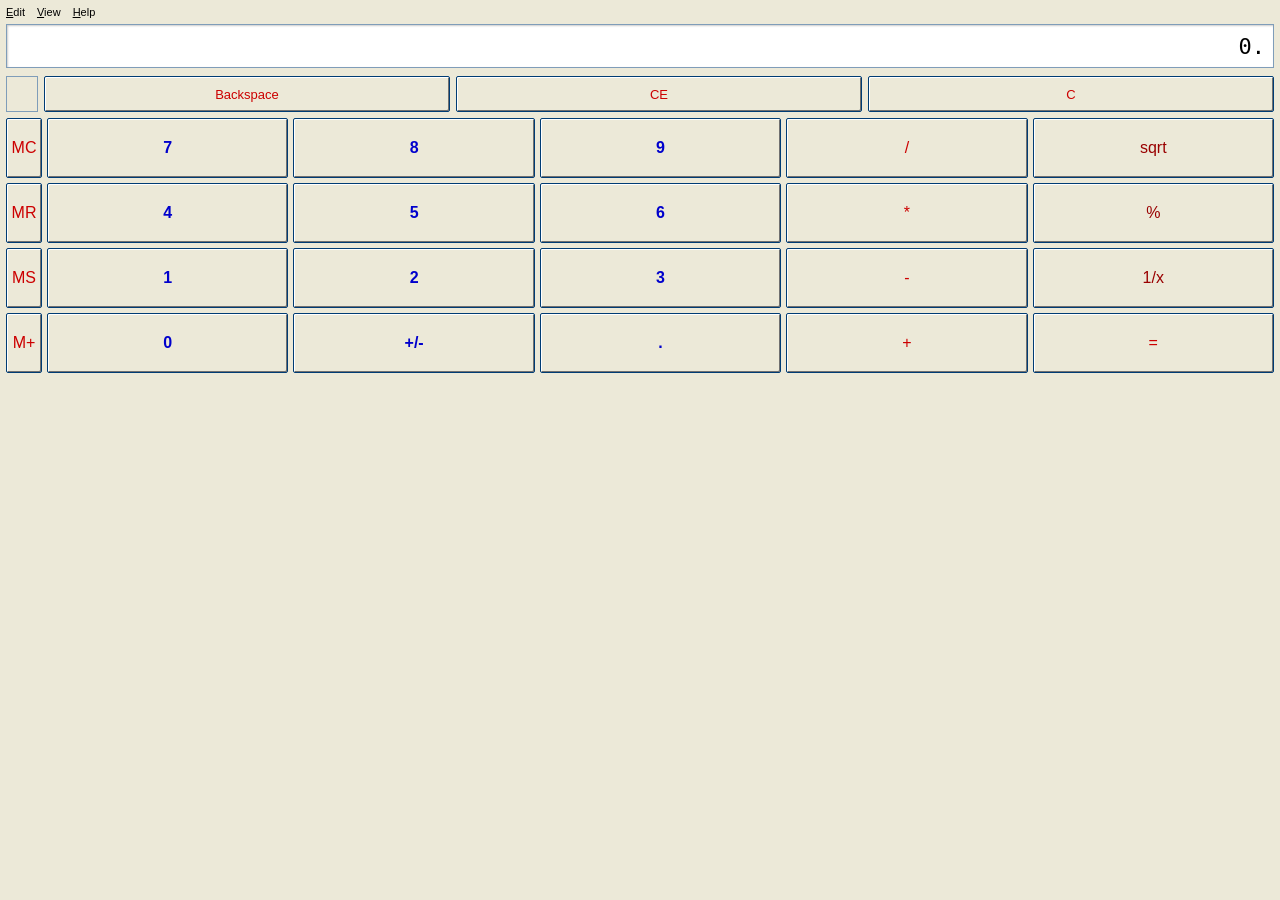
<file: apps/calculator/index.html>
<!DOCTYPE html>
<html lang="en">
<head>
  <meta charset="UTF-8">
  <meta name="viewport" content="width=device-width, initial-scale=1.0">
  <title>Calculator</title>
  <style>
    * {
      box-sizing: border-box;
      margin: 0;
      padding: 0;
      user-select: none;
    }
    body {
      background: #ece9d8;
      font-family: Tahoma, Arial, sans-serif;
      font-size: 11px;
      padding: 6px;
      display: flex;
      flex-direction: column;
      height: 100vh;
      overflow: hidden;
    }
    .menubar {
      display: flex;
      gap: 12px;
      padding-bottom: 6px;
      color: #000;
      font-size: 11px;
    }
    .menu-item {
      cursor: pointer;
    }
    .menu-item span {
      text-decoration: underline;
    }
    .calc-screen {
      background: #ffffff;
      border: 1px solid #7f9db9;
      box-shadow: inset 1px 1px 2px rgba(0,0,0,0.2);
      height: 28px;
      display: flex;
      align-items: center;
      justify-content: flex-end;
      padding: 0 8px;
      font-family: 'Lucida Console', monospace, Tahoma;
      font-size: 14px;
      color: #000;
      margin-bottom: 8px;
    }
    .top-controls {
      display: flex;
      gap: 6px;
      margin-bottom: 6px;
    }
    .mem-box {
      width: 32px;
      height: 26px;
      border: 1px solid #7f9db9;
      background: #ece9d8;
      display: flex;
      align-items: center;
      justify-content: center;
      font-weight: bold;
      color: #000;
    }
    .btn-top {
      flex: 1;
      height: 26px;
      background: #ece9d8;
      border: 1px solid #003c74;
      border-radius: 2px;
      box-shadow: inset 1px 1px 0px #fff, inset -1px -1px 0px #707070;
      color: #cc0000;
      font-size: 11px;
      cursor: pointer;
      white-space: nowrap;
      box-sizing: border-box;
    }
    .btn-top:active {
      box-shadow: inset -1px -1px 0px #fff, inset 1px 1px 0px #707070;
    }
    .keys-grid {
      display: grid;
      grid-template-columns: 36px repeat(5, 1fr);
      /* Rows grow with the window (phones open it full screen) but stop at a key size,
         so the keys stay together instead of spreading over the whole height */
      grid-auto-rows: 1fr;
      gap: 5px;
      flex: 1;
      min-height: 0;
      max-height: 255px; /* 4 rows of at most 60px */
    }
    .calc-btn {
      min-height: 28px;
      background: #ece9d8;
      border: 1px solid #003c74;
      border-radius: 2px;
      box-shadow: inset 1px 1px 0px #fff, inset -1px -1px 0px #707070;
      font-size: 12px;
      cursor: pointer;
      display: flex;
      align-items: center;
      justify-content: center;
      font-family: inherit;
      white-space: nowrap;
      box-sizing: border-box;
    }
    .calc-btn:active {
      box-shadow: inset -1px -1px 0px #fff, inset 1px 1px 0px #707070;
      padding-top: 1px;
    }
    .btn-red {
      color: #cc0000;
    }
    .btn-blue {
      color: #0000cc;
      font-weight: bold;
    }
    .btn-darkred {
      color: #990000;
    }

    /* Tall window (phone full screen): bigger display and keys, easier to tap */
    @media (min-height: 420px) {
      .calc-screen {
        height: 44px;
        font-size: 22px;
      }
      .mem-box,
      .btn-top {
        height: 36px;
        font-size: 13px;
      }
      .calc-btn {
        font-size: 16px;
      }
    }
  </style>
</head>
<body>

  <div class="menubar">
    <div class="menu-item"><span>E</span>dit</div>
    <div class="menu-item"><span>V</span>iew</div>
    <div class="menu-item"><span>H</span>elp</div>
  </div>

  <div class="calc-screen" id="display">0.</div>

  <div class="top-controls">
    <div class="mem-box" id="mem-indicator"></div>
    <button class="btn-top" id="btn-back">Backspace</button>
    <button class="btn-top" id="btn-ce">CE</button>
    <button class="btn-top" id="btn-c">C</button>
  </div>

  <div class="keys-grid">
    <!-- Row 1 -->
    <button class="calc-btn btn-red" data-action="mc">MC</button>
    <button class="calc-btn btn-blue" data-num="7">7</button>
    <button class="calc-btn btn-blue" data-num="8">8</button>
    <button class="calc-btn btn-blue" data-num="9">9</button>
    <button class="calc-btn btn-red" data-op="/">/</button>
    <button class="calc-btn btn-darkred" data-action="sqrt">sqrt</button>

    <!-- Row 2 -->
    <button class="calc-btn btn-red" data-action="mr">MR</button>
    <button class="calc-btn btn-blue" data-num="4">4</button>
    <button class="calc-btn btn-blue" data-num="5">5</button>
    <button class="calc-btn btn-blue" data-num="6">6</button>
    <button class="calc-btn btn-red" data-op="*">*</button>
    <button class="calc-btn btn-darkred" data-action="percent">%</button>

    <!-- Row 3 -->
    <button class="calc-btn btn-red" data-action="ms">MS</button>
    <button class="calc-btn btn-blue" data-num="1">1</button>
    <button class="calc-btn btn-blue" data-num="2">2</button>
    <button class="calc-btn btn-blue" data-num="3">3</button>
    <button class="calc-btn btn-red" data-op="-">-</button>
    <button class="calc-btn btn-darkred" data-action="recip">1/x</button>

    <!-- Row 4 -->
    <button class="calc-btn btn-red" data-action="mplus">M+</button>
    <button class="calc-btn btn-blue" data-num="0">0</button>
    <button class="calc-btn btn-blue" data-action="neg">+/-</button>
    <button class="calc-btn btn-blue" data-num=".">.</button>
    <button class="calc-btn btn-red" data-op="+">+</button>
    <button class="calc-btn btn-red" data-action="equals">=</button>
  </div>

  <script>
    let curVal = '0';
    let prevVal = null;
    let pendingOp = null;
    let memory = 0;
    let overwrite = true;

    const display = document.getElementById('display');
    const memIndicator = document.getElementById('mem-indicator');

    function updateDisplay() {
      let txt = curVal;
      if (!txt.includes('.')) txt += '.';
      display.textContent = txt;
      memIndicator.textContent = memory !== 0 ? 'M' : '';
    }

    function inputDigit(d) {
      if (overwrite) {
        curVal = d === '.' ? '0.' : d;
        overwrite = false;
      } else {
        if (d === '.' && curVal.includes('.')) return;
        curVal += d;
      }
      updateDisplay();
    }

    function doOp(op) {
      const num = parseFloat(curVal);
      if (pendingOp && !overwrite) {
        calculate();
      } else {
        prevVal = num;
      }
      pendingOp = op;
      overwrite = true;
    }

    function calculate() {
      if (pendingOp === null || prevVal === null) return;
      const a = prevVal;
      const b = parseFloat(curVal);
      let res = 0;
      switch (pendingOp) {
        case '+': res = a + b; break;
        case '-': res = a - b; break;
        case '*': res = a * b; break;
        case '/': res = b === 0 ? 'Cannot divide by zero' : a / b; break;
      }
      curVal = String(res);
      prevVal = null;
      pendingOp = null;
      overwrite = true;
      updateDisplay();
    }

    document.querySelectorAll('[data-num]').forEach(b => {
      b.addEventListener('click', () => inputDigit(b.getAttribute('data-num')));
    });

    document.querySelectorAll('[data-op]').forEach(b => {
      b.addEventListener('click', () => doOp(b.getAttribute('data-op')));
    });

    document.getElementById('btn-c').addEventListener('click', () => {
      curVal = '0';
      prevVal = null;
      pendingOp = null;
      overwrite = true;
      updateDisplay();
    });

    document.getElementById('btn-ce').addEventListener('click', () => {
      curVal = '0';
      overwrite = true;
      updateDisplay();
    });

    document.getElementById('btn-back').addEventListener('click', () => {
      if (!overwrite && curVal.length > 1) {
        curVal = curVal.slice(0, -1);
      } else {
        curVal = '0';
        overwrite = true;
      }
      updateDisplay();
    });

    document.querySelectorAll('[data-action]').forEach(b => {
      b.addEventListener('click', () => {
        const act = b.getAttribute('data-action');
        let val = parseFloat(curVal);
        switch (act) {
          case 'equals': calculate(); break;
          case 'neg': curVal = String(-val); updateDisplay(); break;
          case 'sqrt': curVal = String(Math.sqrt(val)); overwrite = true; updateDisplay(); break;
          case 'percent': curVal = String(val / 100); overwrite = true; updateDisplay(); break;
          case 'recip': curVal = String(1 / val); overwrite = true; updateDisplay(); break;
          case 'mc': memory = 0; updateDisplay(); break;
          case 'mr': curVal = String(memory); overwrite = true; updateDisplay(); break;
          case 'ms': memory = val; overwrite = true; updateDisplay(); break;
          case 'mplus': memory += val; overwrite = true; updateDisplay(); break;
        }
      });
    });

    updateDisplay();
  </script>
</body>
</html>
</file>
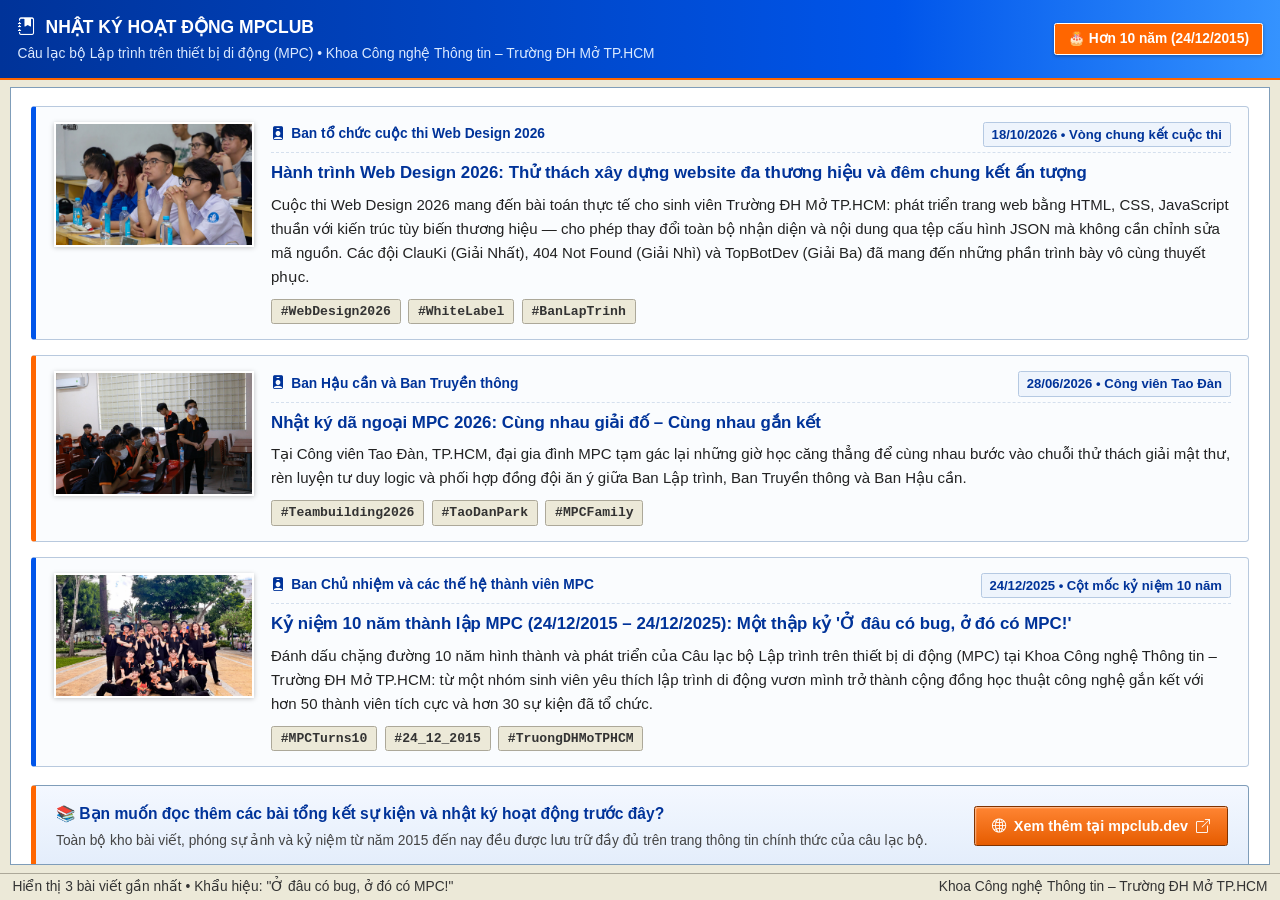
<file: apps/diary/index.html>
<!DOCTYPE html>
<html lang="vi">
<head>
  <meta charset="UTF-8">
  <meta name="viewport" content="width=device-width, initial-scale=1.0">
  <title>DIARY – Nhật Ký & Kỷ Niệm Gần Đây MPClub</title>
  <link rel="stylesheet" href="../../assets/fonts/bootstrap-icons/bootstrap-icons.min.css">
  <link rel="stylesheet" href="https://cdn.jsdelivr.net/npm/bootstrap-icons@1.11.3/font/bootstrap-icons.min.css">
  <style>
    * {
      box-sizing: border-box;
      margin: 0;
      padding: 0;
    }
    body {
      background: #ece9d8;
      color: #111;
      font-family: Tahoma, "Segoe UI", Arial, sans-serif;
      font-size: 12px;
      line-height: 1.6;
      height: 100vh;
      display: flex;
      flex-direction: column;
      overflow: hidden;
    }

    .xp-banner {
      background: linear-gradient(90deg, #003399 0%, #0055ea 70%, #3593ff 100%);
      color: #fff;
      padding: 10px 14px;
      border-bottom: 2px solid #ff6600;
      display: flex;
      justify-content: space-between;
      align-items: center;
      flex-shrink: 0;
    }
    .xp-banner-title {
      font-size: 14px;
      font-weight: bold;
      display: flex;
      align-items: center;
      gap: 8px;
    }
    .xp-banner-sub {
      font-size: 11px;
      color: #dbeaff;
      margin-top: 2px;
    }
    .xp-badge-10y {
      background: #ff6600;
      color: #fff;
      border: 1px solid #fff;
      padding: 3px 10px;
      font-weight: bold;
      font-size: 11px;
      border-radius: 2px;
      box-shadow: 0 1px 3px rgba(0,0,0,0.3);
      white-space: nowrap;
    }

    .xp-workspace {
      flex: 1;
      background: #ffffff;
      margin: 6px 8px;
      border: 1px solid #7f9db9;
      padding: 14px 16px;
      overflow-y: auto;
    }

    .diary-entry {
      background: #fafcfe;
      border: 1px solid #b8c9de;
      border-left: 4px solid #0055ea;
      border-radius: 3px;
      padding: 12px 14px;
      margin-bottom: 12px;
      display: flex;
      gap: 14px;
      align-items: flex-start;
    }
    .diary-entry:nth-child(even) {
      border-left-color: #ff6600;
    }
    .entry-img {
      width: 160px;
      aspect-ratio: 16 / 10;
      height: auto;
      object-fit: cover;
      object-position: center center;
      display: block;
      border: 2px solid #fff;
      box-shadow: 0 1px 4px rgba(0,0,0,0.25);
      flex-shrink: 0;
      background: #e6ecf5;
    }
    .entry-content {
      flex: 1;
    }
    .entry-meta {
      display: flex;
      justify-content: space-between;
      align-items: center;
      font-size: 11px;
      color: #555;
      margin-bottom: 5px;
      padding-bottom: 4px;
      border-bottom: 1px dashed #d5e0ee;
      flex-wrap: wrap;
      gap: 6px;
    }
    .entry-author {
      font-weight: bold;
      color: #003399;
      display: flex;
      align-items: center;
      gap: 5px;
    }
    .entry-date {
      background: #eef4fc;
      border: 1px solid #b5c9e2;
      color: #003399;
      padding: 1px 6px;
      border-radius: 2px;
      font-weight: bold;
      font-size: 10.5px;
    }
    .entry-title {
      font-size: 13.5px;
      font-weight: bold;
      color: #003399;
      margin-bottom: 5px;
    }
    .entry-body {
      color: #222;
      font-size: 12px;
      line-height: 1.6;
    }
    .entry-tags {
      margin-top: 8px;
      display: flex;
      gap: 6px;
      flex-wrap: wrap;
    }
    .tag {
      background: #ece9d8;
      border: 1px solid #aca899;
      color: #333;
      font-size: 10.5px;
      padding: 1px 7px;
      border-radius: 2px;
      font-family: "Courier New", monospace;
      font-weight: bold;
    }

    /* Windows XP "See More on mpclub.dev" Card */
    .xp-more-card {
      margin-top: 14px;
      background: linear-gradient(180deg, #f4f8ff 0%, #e3edfb 100%);
      border: 1px solid #7f9db9;
      border-left: 4px solid #ff6600;
      border-radius: 3px;
      padding: 12px 16px;
      display: flex;
      align-items: center;
      justify-content: space-between;
      gap: 12px;
      flex-wrap: wrap;
    }
    .xp-more-info strong {
      color: #003399;
      font-size: 12.5px;
      display: block;
      margin-bottom: 2px;
    }
    .xp-more-info span {
      font-size: 11px;
      color: #444;
    }
    .xp-more-btn {
      background: linear-gradient(180deg, #ff8533 0%, #e65c00 100%);
      color: #fff;
      border: 1px solid #803300;
      box-shadow: inset 1px 1px 0 rgba(255,255,255,0.4);
      padding: 6px 14px;
      font-family: Tahoma, sans-serif;
      font-size: 11.5px;
      font-weight: bold;
      border-radius: 2px;
      text-decoration: none;
      display: inline-flex;
      align-items: center;
      gap: 6px;
      white-space: nowrap;
    }
    .xp-more-btn:hover {
      background: linear-gradient(180deg, #ff944d 0%, #ff6600 100%);
    }

    .xp-statusbar {
      height: 22px;
      background: #ece9d8;
      border-top: 1px solid #aca899;
      padding: 0 10px;
      display: flex;
      align-items: center;
      justify-content: space-between;
      font-size: 11px;
      color: #333;
      flex-shrink: 0;
    }

    @media (max-width: 600px) {
      .diary-entry { flex-direction: column; }
      .entry-img { width: 100%; aspect-ratio: 16 / 9; height: auto; }
      .xp-more-card {
        flex-direction: column;
        align-items: stretch;
      }
      .xp-more-card .xp-more-btn {
        width: 100%;
        justify-content: center;
        height: 34px;
        white-space: nowrap;
      }
    }
  </style>
  <link rel="stylesheet" href="../shared/responsive.css">
</head>
<body>

  <!-- Top Banner -->
  <div class="xp-banner">
    <div>
      <div class="xp-banner-title">
        <i class="bi bi-journal-bookmark-fill"></i>
        <span data-vi="NHẬT KÝ HOẠT ĐỘNG MPCLUB" data-en="MPCLUB DIARY">NHẬT KÝ HOẠT ĐỘNG MPCLUB</span>
      </div>
      <div class="xp-banner-sub" data-vi="Câu lạc bộ Lập trình trên thiết bị di động (MPC) • Khoa Công nghệ Thông tin – Trường ĐH Mở TP.HCM" data-en="Mobile Programming Club (MPC) • Faculty of IT – Trường ĐH Mở TP.HCM">Câu lạc bộ Lập trình trên thiết bị di động (MPC) • Khoa Công nghệ Thông tin – Trường ĐH Mở TP.HCM</div>
    </div>
    <div class="xp-badge-10y" data-vi="🎂 Hơn 10 năm (24/12/2015)" data-en="🎂 10+ Years (24/12/2015)">🎂 Hơn 10 năm (24/12/2015)</div>
  </div>

  <!-- Entries Workspace -->
  <div class="xp-workspace">
    <div id="entries-container"></div>

    <!-- Scroll-to-bottom "See More on mpclub.dev" -->
    <div class="xp-more-card">
      <div class="xp-more-info">
        <strong data-vi="📚 Bạn muốn đọc thêm các bài tổng kết sự kiện và nhật ký hoạt động trước đây?" data-en="📚 Want to read more event recaps and past club stories?">📚 Bạn muốn đọc thêm các bài tổng kết sự kiện và nhật ký hoạt động trước đây?</strong>
        <span data-vi="Toàn bộ kho bài viết, phóng sự ảnh và kỷ niệm từ năm 2015 đến nay đều được lưu trữ đầy đủ trên trang thông tin chính thức của câu lạc bộ." data-en="All articles, photo stories, and archives since 2015 are available on our official website.">Toàn bộ kho bài viết, phóng sự ảnh và kỷ niệm từ năm 2015 đến nay đều được lưu trữ đầy đủ trên trang thông tin chính thức của câu lạc bộ.</span>
      </div>
      <a class="xp-more-btn" id="link-more-diary" href="https://www.mpclub.dev/vi/events" target="_blank" rel="noopener">
        <i class="bi bi-globe2"></i>
        <span data-vi="Xem thêm tại mpclub.dev" data-en="View more at mpclub.dev">Xem thêm tại mpclub.dev</span>
        <i class="bi bi-box-arrow-up-right"></i>
      </a>
    </div>
  </div>

  <!-- Status Bar -->
  <div class="xp-statusbar">
    <span data-vi="Hiển thị 3 bài viết gần nhất • Khẩu hiệu: &quot;Ở đâu có bug, ở đó có MPC!&quot;" data-en="Showing 3 most recent stories • Slogan: &quot;Where there's a bug, there's MPC!&quot;">Hiển thị 3 bài viết gần nhất • Khẩu hiệu: "Ở đâu có bug, ở đó có MPC!"</span>
    <span data-vi="Khoa Công nghệ Thông tin – Trường ĐH Mở TP.HCM" data-en="Faculty of IT – Trường ĐH Mở TP.HCM">Khoa Công nghệ Thông tin – Trường ĐH Mở TP.HCM</span>
  </div>

  <script src="../shared/lang.js"></script>
  <script>
    let allStories = [];

    function renderStories() {
      const vi = SubAppI18n.isVi();
      const moreLink = document.getElementById('link-more-diary');
      if (moreLink) {
        moreLink.href = vi ? 'https://www.mpclub.dev/vi/events' : 'https://www.mpclub.dev/en/events';
      }

      const container = document.getElementById('entries-container');
      container.innerHTML = allStories.slice(0, 3).map(item => {
        const author = vi ? item.author : (item.author_en || item.author);
        const date = vi ? item.date : (item.date_en || item.date);
        const title = vi ? item.title : (item.title_en || item.title);
        const body = vi ? item.body : (item.body_en || item.body);
        return `
          <div class="diary-entry">
            ${item.image ? `<img src="${item.image}" class="entry-img" alt="${title}" loading="lazy">` : ''}
            <div class="entry-content">
              <div class="entry-meta">
                <span class="entry-author"><i class="bi bi-person-badge-fill"></i> ${author}</span>
                <span class="entry-date">${date}</span>
              </div>
              <div class="entry-title">${title}</div>
              <div class="entry-body">${body}</div>
              <div class="entry-tags">
                ${(item.tags || []).map(t => `<span class="tag">${t}</span>`).join('')}
              </div>
            </div>
          </div>
        `;
      }).join('');
    }

    fetch('./stories.json')
      .then(r => r.json())
      .then(data => {
        allStories = data;
        renderStories();
      });

    SubAppI18n.onChange(() => renderStories());
  </script>
</body>
</html>
</file>
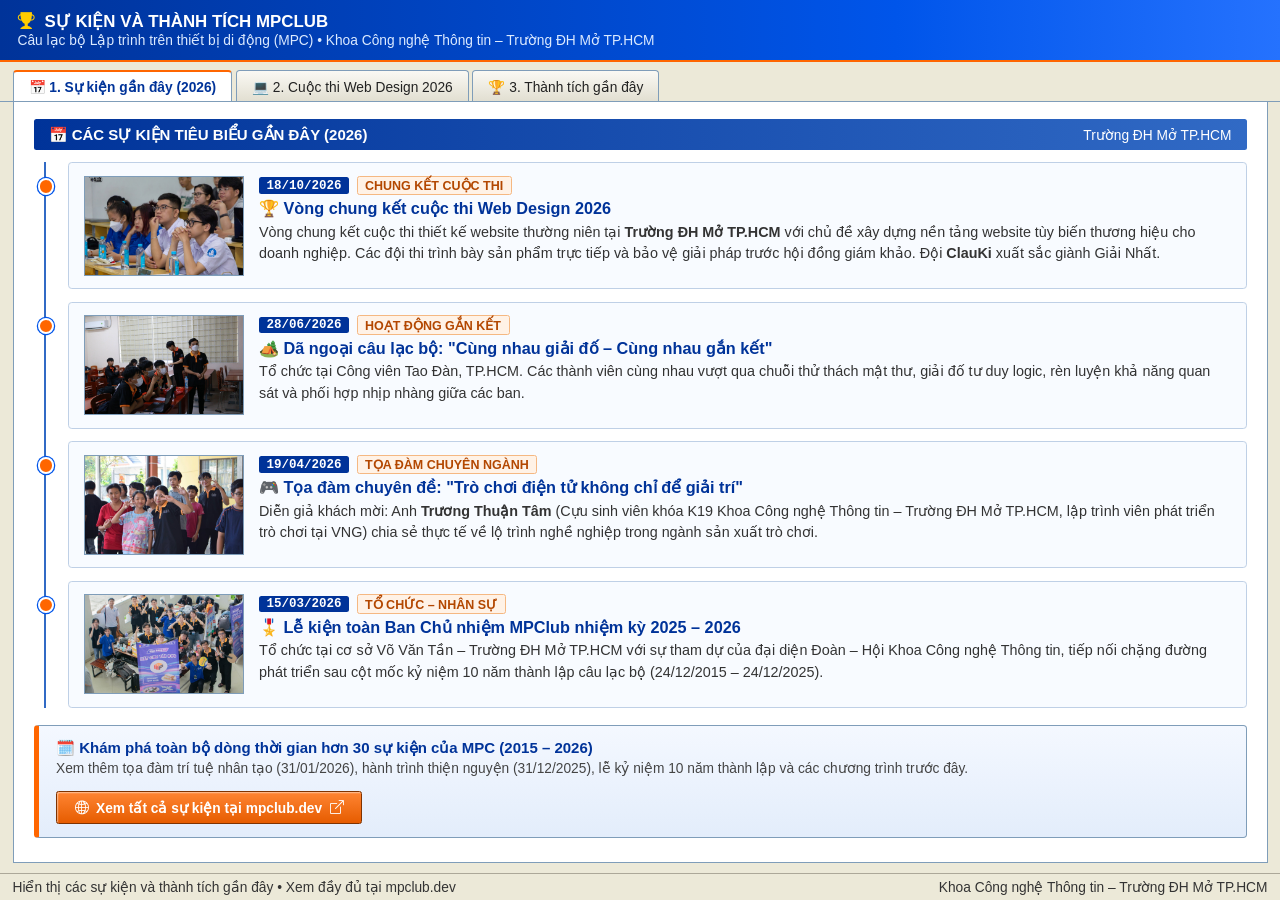
<file: apps/events/index.html>
<!DOCTYPE html>
<html lang="vi">
<head>
  <meta charset="UTF-8">
  <meta name="viewport" content="width=device-width, initial-scale=1.0">
  <title>EVENTS – Sự Kiện, Web Design & Thành Tích Gần Đây MPClub</title>
  <link rel="stylesheet" href="../../assets/fonts/bootstrap-icons/bootstrap-icons.min.css">
  <link rel="stylesheet" href="https://cdn.jsdelivr.net/npm/bootstrap-icons@1.11.3/font/bootstrap-icons.min.css">
  <style>
    * {
      box-sizing: border-box;
      margin: 0;
      padding: 0;
    }
    body {
      font-family: Tahoma, "Segoe UI", Arial, sans-serif;
      font-size: 12px;
      color: #111;
      background: #ece9d8;
      height: 100vh;
      display: flex;
      flex-direction: column;
      overflow: hidden;
    }

    .xp-header {
      background: linear-gradient(90deg, #003399 0%, #0055ea 70%, #2572fe 100%);
      color: #fff;
      padding: 9px 14px;
      border-bottom: 2px solid #ff6600;
      display: flex;
      justify-content: space-between;
      align-items: center;
      flex-shrink: 0;
    }
    .xp-header-title {
      font-size: 13.5px;
      font-weight: bold;
      display: flex;
      align-items: center;
      gap: 8px;
    }
    .xp-header-sub {
      font-size: 11px;
      color: #dbeaff;
    }

    .xp-tabbar {
      background: #ece9d8;
      padding: 6px 10px 0 10px;
      border-bottom: 1px solid #7f9db9;
      display: flex;
      gap: 3px;
      flex-shrink: 0;
      overflow-x: auto;
    }
    .xp-tab {
      background: linear-gradient(180deg, #faf9f4 0%, #e1ded0 100%);
      border: 1px solid #7f9db9;
      border-bottom: none;
      border-radius: 3px 3px 0 0;
      padding: 5px 12px;
      font-family: Tahoma, sans-serif;
      font-size: 11px;
      color: #222;
      cursor: pointer;
      white-space: nowrap;
      position: relative;
      top: 1px;
    }
    .xp-tab.active {
      background: #ffffff;
      color: #003399;
      font-weight: bold;
      border-top: 2px solid #ff6600;
      padding-bottom: 6px;
      z-index: 2;
    }

    .xp-workspace {
      flex: 1;
      background: #ffffff;
      margin: 0 10px 8px 10px;
      border: 1px solid #7f9db9;
      border-top: none;
      padding: 14px 16px;
      overflow-y: auto;
    }

    .tab-pane {
      display: none;
    }
    .tab-pane.active {
      display: block;
    }

    .year-divider {
      background: linear-gradient(90deg, #003399 0%, #316ac5 100%);
      color: #fff;
      font-weight: bold;
      padding: 5px 12px;
      border-radius: 2px;
      margin: 0 0 10px 0;
      display: flex;
      justify-content: space-between;
      align-items: center;
    }

    .timeline {
      display: flex;
      flex-direction: column;
      gap: 10px;
      padding-left: 18px;
      border-left: 2px solid #316ac5;
      margin-left: 8px;
      margin-bottom: 14px;
    }
    .event-card {
      position: relative;
      background: #f8fbff;
      border: 1px solid #bfd0e6;
      border-radius: 3px;
      padding: 10px 12px;
      display: flex;
      gap: 12px;
      align-items: flex-start;
    }
    .event-card:hover {
      border-color: #0055ea;
      background: #f0f6ff;
    }
    .event-card::before {
      content: "";
      position: absolute;
      left: -25px;
      top: 12px;
      width: 10px;
      height: 10px;
      border-radius: 50%;
      background: #ff6600;
      border: 2px solid #fff;
      box-shadow: 0 0 0 1px #0055ea;
    }
    .event-thumb {
      width: 128px;
      aspect-ratio: 16 / 10;
      height: auto;
      object-fit: cover;
      object-position: center center;
      display: block;
      border: 1px solid #7f9db9;
      flex-shrink: 0;
      background: #e6ecf5;
    }
    .event-info {
      flex: 1;
    }
    .event-meta {
      display: flex;
      align-items: center;
      gap: 6px;
      margin-bottom: 3px;
      flex-wrap: wrap;
    }
    .event-date {
      background: #003399;
      color: #fff;
      font-size: 10px;
      font-weight: bold;
      padding: 1px 6px;
      border-radius: 2px;
      font-family: "Courier New", monospace;
    }
    .event-tag {
      background: #fff2e6;
      border: 1px solid #f5b882;
      color: #b34700;
      font-size: 10px;
      font-weight: bold;
      padding: 1px 6px;
      border-radius: 2px;
    }
    .event-title {
      font-size: 13px;
      font-weight: bold;
      color: #003399;
      margin-bottom: 3px;
    }
    .event-desc {
      font-size: 11.5px;
      color: #333;
      line-height: 1.5;
    }

    .xp-groupbox {
      border: 1px solid #b5c4d8;
      border-radius: 3px;
      padding: 12px 14px;
      margin-bottom: 14px;
      background: #fbfcfe;
    }
    .xp-groupbox-title {
      font-weight: bold;
      color: #003399;
      font-size: 12.5px;
      margin-bottom: 8px;
      padding-bottom: 4px;
      border-bottom: 1px solid #dde6f2;
      display: flex;
      align-items: center;
      gap: 6px;
    }
    .xp-table {
      width: 100%;
      border-collapse: collapse;
      font-size: 11.5px;
      margin-bottom: 8px;
    }
    .xp-table th, .xp-table td {
      border: 1px solid #c0cfe0;
      padding: 6px 8px;
      text-align: left;
      vertical-align: top;
    }
    .xp-table th {
      background: linear-gradient(180deg, #f0f4fa 0%, #dce4f0 100%);
      color: #003399;
      font-weight: bold;
    }
    .xp-table tr:nth-child(even) td {
      background: #f7faff;
    }

    .exhibit-grid {
      display: grid;
      grid-template-columns: repeat(auto-fill, minmax(210px, 1fr));
      gap: 12px;
      margin-top: 10px;
    }
    .exhibit-card {
      background: #fff;
      border: 1px solid #9ab3d4;
      border-radius: 3px;
      overflow: hidden;
      display: flex;
      flex-direction: column;
    }
    .exhibit-card img {
      width: 100%;
      aspect-ratio: 16 / 9;
      height: auto;
      object-fit: cover;
      object-position: center center;
      display: block;
      border-bottom: 1px solid #ccd9ea;
      background: #e6ecf5;
    }
    .exhibit-body {
      padding: 10px;
      flex: 1;
      display: flex;
      flex-direction: column;
      gap: 4px;
    }
    .award-pill {
      display: inline-block;
      align-self: flex-start;
      padding: 1px 7px;
      font-size: 10px;
      font-weight: bold;
      border-radius: 2px;
      color: #fff;
    }
    .award-1 { background: #d48800; }
    .award-2 { background: #5a6e85; }
    .award-3 { background: #a65926; }
    .exhibit-team {
      font-weight: bold;
      font-size: 13px;
      color: #003399;
    }
    .exhibit-prod {
      font-size: 11.5px;
      color: #333;
      margin-bottom: 6px;
    }
    .exhibit-link {
      margin-top: auto;
      display: inline-flex;
      align-items: center;
      gap: 4px;
      background: #ece9d8;
      border: 1px solid #003c74;
      color: #003399;
      text-decoration: none;
      font-size: 11px;
      font-weight: bold;
      padding: 3px 8px;
      border-radius: 2px;
      align-self: flex-start;
    }
    .exhibit-link:hover {
      background: #316ac5;
      color: #fff;
    }

    /* Windows XP "See More on mpclub.dev" Card */
    .xp-more-card {
      margin-top: 12px;
      background: linear-gradient(180deg, #f4f8ff 0%, #e3edfb 100%);
      border: 1px solid #7f9db9;
      border-left: 4px solid #ff6600;
      border-radius: 3px;
      padding: 10px 14px;
      display: flex;
      align-items: center;
      justify-content: space-between;
      gap: 12px;
      flex-wrap: wrap;
    }
    .xp-more-info strong {
      color: #003399;
      font-size: 12px;
      display: block;
      margin-bottom: 2px;
    }
    .xp-more-info span {
      font-size: 11px;
      color: #444;
    }
    .xp-more-btn {
      background: linear-gradient(180deg, #ff8533 0%, #e65c00 100%);
      color: #fff;
      border: 1px solid #803300;
      box-shadow: inset 1px 1px 0 rgba(255,255,255,0.4);
      padding: 6px 14px;
      font-family: Tahoma, sans-serif;
      font-size: 11px;
      font-weight: bold;
      border-radius: 2px;
      text-decoration: none;
      display: inline-flex;
      align-items: center;
      gap: 6px;
      white-space: nowrap;
    }
    .xp-more-btn:hover {
      background: linear-gradient(180deg, #ff944d 0%, #ff6600 100%);
    }

    .xp-statusbar {
      height: 22px;
      background: #ece9d8;
      border-top: 1px solid #aca899;
      padding: 0 10px;
      display: flex;
      align-items: center;
      justify-content: space-between;
      font-size: 11px;
      color: #333;
      flex-shrink: 0;
    }

    @media (max-width: 600px) {
      .event-card { flex-direction: column; }
      .event-thumb { width: 100%; height: 135px; }
      .xp-more-card {
        flex-direction: column;
        align-items: stretch;
      }
      .xp-more-card .xp-more-btn {
        width: 100%;
        justify-content: center;
        height: 34px;
        white-space: nowrap;
      }
    }
  </style>
  <link rel="stylesheet" href="../shared/responsive.css">
</head>
<body>

  <!-- Header -->
  <div class="xp-header">
    <div>
      <div class="xp-header-title"><i class="bi bi-trophy-fill" style="color: #ffcc00;"></i> <span data-vi="SỰ KIỆN VÀ THÀNH TÍCH MPCLUB" data-en="MPCLUB EVENTS AND ACHIEVEMENTS">SỰ KIỆN VÀ THÀNH TÍCH MPCLUB</span></div>
      <div class="xp-header-sub" data-vi="Câu lạc bộ Lập trình trên thiết bị di động (MPC) • Khoa Công nghệ Thông tin – Trường ĐH Mở TP.HCM" data-en="Mobile Programming Club (MPC) • Faculty of IT – Trường ĐH Mở TP.HCM">Câu lạc bộ Lập trình trên thiết bị di động (MPC) • Khoa Công nghệ Thông tin – Trường ĐH Mở TP.HCM</div>
    </div>
  </div>

  <!-- Tabs -->
  <div class="xp-tabbar">
    <button class="xp-tab active" data-tab="tab-timeline" data-vi="📅 1. Sự kiện gần đây (2026)" data-en="📅 1. Recent events (2026)">📅 1. Sự kiện gần đây (2026)</button>
    <button class="xp-tab" data-tab="tab-webdesign" data-vi="💻 2. Cuộc thi Web Design 2026" data-en="💻 2. Web Design 2026">💻 2. Cuộc thi Web Design 2026</button>
    <button class="xp-tab" data-tab="tab-halloffame" data-vi="🏆 3. Thành tích gần đây" data-en="🏆 3. Recent achievements">🏆 3. Thành tích gần đây</button>
  </div>

  <!-- Workspace -->
  <div class="xp-workspace">

    <!-- TAB 1: RECENT TIMELINE (4 RECENT EVENTS + SEE MORE) -->
    <div class="tab-pane active" id="tab-timeline">

      <div class="year-divider">
        <span data-vi="📅 CÁC SỰ KIỆN TIÊU BIỂU GẦN ĐÂY (2026)" data-en="📅 RECENT FLAGSHIP EVENTS (2026)">📅 CÁC SỰ KIỆN TIÊU BIỂU GẦN ĐÂY (2026)</span>
        <span style="font-size:11px; font-weight:normal;">Trường ĐH Mở TP.HCM</span>
      </div>

      <div class="timeline">
        <div class="event-card">
          <img class="event-thumb" src="https://tsqyqazktzyicxccdpfy.supabase.co/storage/v1/object/public/media/events/banners/1793645396552-6m0kzr.jpg" onerror="this.src='../../assets/images/the-open-clubs/webdesign-0.jpg'" alt="Chung kết Web Design 2026">
          <div class="event-info">
            <div class="event-meta">
              <span class="event-date">18/10/2026</span>
              <span class="event-tag" data-vi="CHUNG KẾT CUỘC THI" data-en="COMPETITION FINALE">CHUNG KẾT CUỘC THI</span>
            </div>
            <div class="event-title" data-vi="🏆 Vòng chung kết cuộc thi Web Design 2026" data-en="🏆 Web Design 2026 Grand Finale – Theme: White Label for Businesses">🏆 Vòng chung kết cuộc thi Web Design 2026</div>
            <div class="event-desc" data-html-vi="Vòng chung kết cuộc thi thiết kế website thường niên tại <strong>Trường ĐH Mở TP.HCM</strong> với chủ đề xây dựng nền tảng website tùy biến thương hiệu cho doanh nghiệp. Các đội thi trình bày sản phẩm trực tiếp và bảo vệ giải pháp trước hội đồng giám khảo. Đội <strong>ClauKi</strong> xuất sắc giành Giải Nhất." data-html-en="Annual web design competition finale at <strong>Trường ĐH Mở TP.HCM</strong>. Teams demonstrated live JSON White Label switching and defended their architecture before the judges. Team <strong>ClauKi</strong> won 1st Prize.">
              Vòng chung kết cuộc thi thiết kế website thường niên tại <strong>Trường ĐH Mở TP.HCM</strong> với chủ đề xây dựng nền tảng website tùy biến thương hiệu cho doanh nghiệp. Các đội thi trình bày sản phẩm trực tiếp và bảo vệ giải pháp trước hội đồng giám khảo. Đội <strong>ClauKi</strong> xuất sắc giành Giải Nhất.
            </div>
          </div>
        </div>

        <div class="event-card">
          <img class="event-thumb" src="https://tsqyqazktzyicxccdpfy.supabase.co/storage/v1/object/public/media/events/banners/1793646489887-81al6k.jpg" onerror="this.src='../../assets/images/the-open-clubs/members-4.jpg'" alt="Dã ngoại gắn kết MPC">
          <div class="event-info">
            <div class="event-meta">
              <span class="event-date">28/06/2026</span>
              <span class="event-tag" data-vi="HOẠT ĐỘNG GẮN KẾT" data-en="ANNUAL TEAM BUILDING">HOẠT ĐỘNG GẮN KẾT</span>
            </div>
            <div class="event-title" data-vi="🏕️ Dã ngoại câu lạc bộ: &quot;Cùng nhau giải đố – Cùng nhau gắn kết&quot;" data-en="🏕️ MPC Teambuilding: &quot;Solving Puzzles – Bonding Together&quot;">🏕️ Dã ngoại câu lạc bộ: "Cùng nhau giải đố – Cùng nhau gắn kết"</div>
            <div class="event-desc" data-vi="Tổ chức tại Công viên Tao Đàn, TP.HCM. Các thành viên cùng nhau vượt qua chuỗi thử thách mật thư, giải đố tư duy logic, rèn luyện khả năng quan sát và phối hợp nhịp nhàng giữa các ban." data-en="Held at Tao Dan Park, HCMC. Members tackled cipher puzzles, logic challenges, and team bonding activities across departments.">
              Tổ chức tại Công viên Tao Đàn, TP.HCM. Các thành viên cùng nhau vượt qua chuỗi thử thách mật thư, giải đố tư duy logic, rèn luyện khả năng quan sát và phối hợp nhịp nhàng giữa các ban.
            </div>
          </div>
        </div>

        <div class="event-card">
          <img class="event-thumb" src="https://tsqyqazktzyicxccdpfy.supabase.co/storage/v1/object/public/media/events/banners/1781167527844-n6xrqe.jpg" onerror="this.src='../../assets/images/the-open-clubs/activities-0.jpg'" alt="Tọa đàm phát triển trò chơi">
          <div class="event-info">
            <div class="event-meta">
              <span class="event-date">19/04/2026</span>
              <span class="event-tag" data-vi="TỌA ĐÀM CHUYÊN NGÀNH" data-en="TECH TALKSHOW">TỌA ĐÀM CHUYÊN NGÀNH</span>
            </div>
            <div class="event-title" data-vi="🎮 Tọa đàm chuyên đề: &quot;Trò chơi điện tử không chỉ để giải trí&quot;" data-en="🎮 Talkshow #2: &quot;Games Are More Than Entertainment&quot;">🎮 Tọa đàm chuyên đề: "Trò chơi điện tử không chỉ để giải trí"</div>
            <div class="event-desc" data-html-vi="Diễn giả khách mời: Anh <strong>Trương Thuận Tâm</strong> (Cựu sinh viên khóa K19 Khoa Công nghệ Thông tin – Trường ĐH Mở TP.HCM, lập trình viên phát triển trò chơi tại VNG) chia sẻ thực tế về lộ trình nghề nghiệp trong ngành sản xuất trò chơi." data-html-en="Guest speaker: <strong>Truong Thuan Tam</strong> (K19 IT Alumnus – Trường ĐH Mở TP.HCM, Game Developer at VNG) sharing practical insights on professional game development.">
              Diễn giả khách mời: Anh <strong>Trương Thuận Tâm</strong> (Cựu sinh viên khóa K19 Khoa Công nghệ Thông tin – Trường ĐH Mở TP.HCM, lập trình viên phát triển trò chơi tại VNG) chia sẻ thực tế về lộ trình nghề nghiệp trong ngành sản xuất trò chơi.
            </div>
          </div>
        </div>

        <div class="event-card">
          <img class="event-thumb" src="https://tsqyqazktzyicxccdpfy.supabase.co/storage/v1/object/public/media/events/banners/1793676499875-470lzd.jpg" onerror="this.src='../../assets/images/the-open-clubs/2026-0.jpg'" alt="Lễ kiện toàn Ban Chủ nhiệm">
          <div class="event-info">
            <div class="event-meta">
              <span class="event-date">15/03/2026</span>
              <span class="event-tag" data-vi="TỔ CHỨC – NHÂN SỰ" data-en="LEADERSHIP">TỔ CHỨC – NHÂN SỰ</span>
            </div>
            <div class="event-title" data-vi="🎖️ Lễ kiện toàn Ban Chủ nhiệm MPClub nhiệm kỳ 2025 – 2026" data-en="🎖️ MPClub Executive Board Restructuring Ceremony (2025 – 2026)">🎖️ Lễ kiện toàn Ban Chủ nhiệm MPClub nhiệm kỳ 2025 – 2026</div>
            <div class="event-desc" data-vi="Tổ chức tại cơ sở Võ Văn Tần – Trường ĐH Mở TP.HCM với sự tham dự của đại diện Đoàn – Hội Khoa Công nghệ Thông tin, tiếp nối chặng đường phát triển sau cột mốc kỷ niệm 10 năm thành lập câu lạc bộ (24/12/2015 – 24/12/2025)." data-en="Held at Vo Van Tan Campus – Trường ĐH Mở TP.HCM with Faculty Youth Union representatives, continuing MPC's journey following our 10th Anniversary (24/12/2015 – 24/12/2025).">
              Tổ chức tại cơ sở Võ Văn Tần – Trường ĐH Mở TP.HCM với sự tham dự của đại diện Đoàn – Hội Khoa Công nghệ Thông tin, tiếp nối chặng đường phát triển sau cột mốc kỷ niệm 10 năm thành lập câu lạc bộ (24/12/2015 – 24/12/2025).
            </div>
          </div>
        </div>
      </div>

      <div class="xp-more-card">
        <div class="xp-more-info">
          <strong data-vi="🗓️ Khám phá toàn bộ dòng thời gian hơn 30 sự kiện của MPC (2015 – 2026)" data-en="🗓️ Explore the full timeline of 30+ MPC events (2015 – 2026)">🗓️ Khám phá toàn bộ dòng thời gian hơn 30 sự kiện của MPC (2015 – 2026)</strong>
          <span data-vi="Xem thêm tọa đàm trí tuệ nhân tạo (31/01/2026), hành trình thiện nguyện (31/12/2025), lễ kỷ niệm 10 năm thành lập và các chương trình trước đây." data-en="See AI Talkshow (31/01/2026), Charity Journey #1 (31/12/2025), MPC 10th Anniversary, The Open Clubs, and past years.">Xem thêm tọa đàm trí tuệ nhân tạo (31/01/2026), hành trình thiện nguyện (31/12/2025), lễ kỷ niệm 10 năm thành lập và các chương trình trước đây.</span>
        </div>
        <a class="xp-more-btn" id="link-more-events" href="https://www.mpclub.dev/vi/events" target="_blank" rel="noopener">
          <i class="bi bi-globe2"></i>
          <span data-vi="Xem tất cả sự kiện tại mpclub.dev" data-en="View all events at mpclub.dev">Xem tất cả sự kiện tại mpclub.dev</span>
          <i class="bi bi-box-arrow-up-right"></i>
        </a>
      </div>

    </div>

    <!-- TAB 2: WEB DESIGN 2026 RECENT WINNERS + SEE MORE -->
    <div class="tab-pane" id="tab-webdesign">
      <div class="xp-groupbox">
        <div class="xp-groupbox-title"><i class="bi bi-code-slash"></i> <span data-vi="Cuộc thi thiết kế website Web Design 2026 (Chung kết ngày 18/10/2026)" data-en="Web Design 2026 Competition (Finale on 18/10/2026)">Cuộc thi thiết kế website Web Design 2026 (Chung kết ngày 18/10/2026)</span></div>
        <p style="margin-bottom: 8px;" data-html-vi="Dành cho sinh viên <strong>Trường ĐH Mở TP.HCM</strong> phát triển ứng dụng web bằng HTML, CSS, JavaScript thuần với khả năng chuyển đổi thương hiệu động qua tệp cấu hình JSON. Cơ cấu giải thưởng: Giải Nhất 800.000đ (cộng 7 điểm rèn luyện), Giải Nhì 400.000đ (cộng 7 điểm rèn luyện), Giải Ba 200.000đ (cộng 5 điểm rèn luyện)." data-html-en="For students at <strong>Trường ĐH Mở TP.HCM</strong> building pure HTML, CSS, and Vanilla JS websites with dynamic JSON brand configuration. Prizes: 1st 800,000 VND (+7 training points), 2nd 400,000 VND (+7 training points), 3rd 200,000 VND (+5 training points).">
          Dành cho sinh viên <strong>Trường ĐH Mở TP.HCM</strong> phát triển ứng dụng web bằng HTML, CSS, JavaScript thuần với khả năng chuyển đổi thương hiệu động qua tệp cấu hình JSON. Cơ cấu giải thưởng: Giải Nhất 800.000đ (cộng 7 điểm rèn luyện), Giải Nhì 400.000đ (cộng 7 điểm rèn luyện), Giải Ba 200.000đ (cộng 5 điểm rèn luyện).
        </p>

        <div class="exhibit-grid">
          <div class="exhibit-card">
            <img src="https://tsqyqazktzyicxccdpfy.supabase.co/storage/v1/object/public/media/webdesign/1793416224430-pit9ot.png" onerror="this.src='../../assets/images/the-open-clubs/webdesign-0.jpg'" alt="ClauKi">
            <div class="exhibit-body">
              <span class="award-pill award-1" data-vi="🥇 GIẢI NHẤT 2026" data-en="🥇 1ST PRIZE 2026">🥇 GIẢI NHẤT 2026</span>
              <div class="exhibit-team">ClauKi</div>
              <div class="exhibit-prod" data-vi="Cổng thông tin dịch vụ du lịch địa phương" data-en="Local Travel Services Portal">Cổng thông tin dịch vụ du lịch địa phương</div>
              <a class="exhibit-link" href="https://clauki.xachbalo.com" target="_blank" rel="noopener"><i class="bi bi-box-arrow-up-right"></i> <span data-vi="Xem sản phẩm" data-en="Live demo">Xem sản phẩm</span></a>
            </div>
          </div>

          <div class="exhibit-card">
            <img src="https://tsqyqazktzyicxccdpfy.supabase.co/storage/v1/object/public/media/webdesign/1793416955894-wc9dgb.png" onerror="this.src='../../assets/images/the-open-clubs/webdesign-1.jpg'" alt="404 Not Found">
            <div class="exhibit-body">
              <span class="award-pill award-2" data-vi="🥈 GIẢI NHÌ 2026" data-en="🥈 2ND PRIZE 2026">🥈 GIẢI NHÌ 2026</span>
              <div class="exhibit-team">404 Not Found</div>
              <div class="exhibit-prod" data-vi="Giải pháp thu hồi và tái chế thiết bị pin" data-en="Battery Device Recycling Solution">Giải pháp thu hồi và tái chế thiết bị pin</div>
              <a class="exhibit-link" href="https://demo.manhz.dev" target="_blank" rel="noopener"><i class="bi bi-box-arrow-up-right"></i> <span data-vi="Xem sản phẩm" data-en="Live demo">Xem sản phẩm</span></a>
            </div>
          </div>

          <div class="exhibit-card">
            <img src="https://tsqyqazktzyicxccdpfy.supabase.co/storage/v1/object/public/media/webdesign/1793643677514-5zjcan.png" onerror="this.src='../../assets/images/the-open-clubs/webdesign-2.jpg'" alt="TopBotDev">
            <div class="exhibit-body">
              <span class="award-pill award-3" data-vi="🥉 GIẢI BA 2026" data-en="🥉 3RD PRIZE 2026">🥉 GIẢI BA 2026</span>
              <div class="exhibit-team">TopBotDev</div>
              <div class="exhibit-prod" data-vi="Hệ thống website bất động sản đa thương hiệu" data-en="White-Label System for Real Estate">Hệ thống website bất động sản đa thương hiệu</div>
              <a class="exhibit-link" href="https://web-design-2026.truongbinhminh27122006.workers.dev" target="_blank" rel="noopener"><i class="bi bi-box-arrow-up-right"></i> <span data-vi="Xem sản phẩm" data-en="Live demo">Xem sản phẩm</span></a>
            </div>
          </div>
        </div>
      </div>

      <div class="xp-more-card">
        <div class="xp-more-info">
          <strong data-vi="🌐 Xem toàn bộ 8 sản phẩm tại không gian triển lãm Web Design (mùa giải 2025 và 2026)" data-en="🌐 Explore all 8 projects in the Web Design exhibition archive (2025 and 2026)">🌐 Xem toàn bộ 8 sản phẩm tại không gian triển lãm Web Design (mùa giải 2025 và 2026)</strong>
          <span data-vi="Bao gồm sản phẩm của các đội CHẠY DEADLINE CHO VUI, VieCodie, KTV (2026) cùng NTK, THETHREE, Stack Lifo, Future (2025)." data-en="Includes projects by CHẠY DEADLINE CHO VUI, VieCodie, KTV (2026) and NTK, THETHREE, Stack Lifo, Future (2025).">Bao gồm sản phẩm của các đội CHẠY DEADLINE CHO VUI, VieCodie, KTV (2026) cùng NTK, THETHREE, Stack Lifo, Future (2025).</span>
        </div>
        <a class="xp-more-btn" id="link-more-webdesign" href="https://www.mpclub.dev/vi/web-design/exhibitions" target="_blank" rel="noopener">
          <i class="bi bi-globe2"></i>
          <span data-vi="Xem triển lãm tại mpclub.dev" data-en="Open exhibition archive at mpclub.dev">Xem triển lãm tại mpclub.dev</span>
          <i class="bi bi-box-arrow-up-right"></i>
        </a>
      </div>
    </div>

    <!-- TAB 3: RECENT ACHIEVEMENTS + SEE MORE -->
    <div class="tab-pane" id="tab-halloffame">
      <div class="xp-groupbox">
        <div class="xp-groupbox-title"><i class="bi bi-patch-check-fill"></i> <span data-vi="Thành tích học thuật gần đây (2024 – 2025)" data-en="Recent academic achievements (2024 – 2025)">Thành tích học thuật gần đây (2024 – 2025)</span></div>
        <table class="xp-table">
          <thead>
            <tr>
              <th data-vi="Kỳ thi và thời gian" data-en="Competition and date">Kỳ thi và thời gian</th>
              <th data-vi="Thành viên và đội thi" data-en="Member and team">Thành viên và đội thi</th>
              <th data-vi="Hạng mục và giải thưởng" data-en="Category and award">Hạng mục và giải thưởng</th>
            </tr>
          </thead>
          <tbody>
            <tr>
              <td><strong>Giải pháp phần mềm 2025</strong><br>(20/10/2025 • Khoa CNTT – Trường ĐH Mở TP.HCM)</td>
              <td data-html-vi="<strong>Nguyễn Thị Kim Oanh</strong><br><strong>Phan Gia Huy</strong> (Đội NPJF)" data-html-en="<strong>Nguyen Thi Kim Oanh</strong><br><strong>Phan Gia Huy</strong> (Team NPJF)"><strong>Nguyễn Thị Kim Oanh</strong><br><strong>Phan Gia Huy</strong> (Đội NPJF)</td>
              <td data-html-vi="🥉 <strong>Giải Ba</strong> Olympic Tin học<br>🥉 <strong>Giải Ba</strong> Lập trình đối kháng" data-html-en="🥉 <strong>3rd Prize</strong> Informatics Olympiad<br>🥉 <strong>3rd Prize</strong> Competitive Programming">🥉 <strong>Giải Ba</strong> Olympic Tin học<br>🥉 <strong>Giải Ba</strong> Lập trình đối kháng</td>
            </tr>
            <tr>
              <td><strong>Giải pháp phần mềm 2024</strong><br>(07/11/2024 • Đoàn Khoa CNTT – Trường ĐH Mở TP.HCM)</td>
              <td data-html-vi="<strong>Phan Gia Huy</strong> (Đội DFBP)<br><strong>Lê Gia Huy, Nguyễn Thái Bảo</strong> (Đội Run Out Of Reference)<br><strong>Trần An Tiến, Võ Quốc Huy, Trương Bùi Anh Tuấn</strong> (Đội Lazy Sunday Morning)" data-html-en="<strong>Phan Gia Huy</strong> (Team DFBP)<br><strong>Le Gia Huy, Nguyen Thai Bao</strong> (Team Run Out Of Reference)<br><strong>Tran An Tien, Vo Quoc Huy, Truong Bui Anh Tuan</strong> (Team Lazy Sunday Morning)"><strong>Phan Gia Huy</strong> (Đội DFBP)<br><strong>Lê Gia Huy, Nguyễn Thái Bảo</strong> (Đội Run Out Of Reference)<br><strong>Trần An Tiến, Võ Quốc Huy, Trương Bùi Anh Tuấn</strong> (Đội Lazy Sunday Morning)</td>
              <td data-html-vi="🥉 <strong>Giải Ba</strong> Lập trình đối kháng<br>🎖️ <strong>Giải Khuyến khích</strong> Lập trình đối kháng<br>🌟 <strong>Giải Thuyết trình ấn tượng</strong>" data-html-en="🥉 <strong>3rd Prize</strong> Competitive Programming<br>🎖️ <strong>Consolation Prize</strong> Competitive Programming<br>🌟 <strong>Impressive Presentation Award</strong>">🥉 <strong>Giải Ba</strong> Lập trình đối kháng<br>🎖️ <strong>Giải Khuyến khích</strong> Lập trình đối kháng<br>🌟 <strong>Giải Thuyết trình ấn tượng</strong></td>
            </tr>
          </tbody>
        </table>
      </div>

      <div class="xp-more-card">
        <div class="xp-more-info">
          <strong data-vi="🏅 Xem đầy đủ bảng vàng thành tích của các năm trước (Olympic Tin học Sinh viên Việt Nam...)" data-en="🏅 View the complete Hall of Fame and historical achievements (National Student Olympiad...)">🏅 Xem đầy đủ bảng vàng thành tích của các năm trước (Olympic Tin học Sinh viên Việt Nam...)</strong>
          <span data-vi="Tra cứu toàn bộ hồ sơ vinh danh cá nhân và các thế hệ thành viên đạt giải từ năm 2015 đến nay." data-en="Browse all individual Hall of Fame profiles and award records since 2015.">Tra cứu toàn bộ hồ sơ vinh danh cá nhân và các thế hệ thành viên đạt giải từ năm 2015 đến nay.</span>
        </div>
        <a class="xp-more-btn" id="link-more-achievements" href="https://www.mpclub.dev/vi/achievements" target="_blank" rel="noopener">
          <i class="bi bi-globe2"></i>
          <span data-vi="Xem bảng vàng tại mpclub.dev" data-en="View Hall of Fame at mpclub.dev">Xem bảng vàng tại mpclub.dev</span>
          <i class="bi bi-box-arrow-up-right"></i>
        </a>
      </div>
    </div>

  </div>

  <!-- Status Bar -->
  <div class="xp-statusbar">
    <span data-vi="Hiển thị các sự kiện và thành tích gần đây • Xem đầy đủ tại mpclub.dev" data-en="Showing recent events and achievements • Full archive at mpclub.dev">Hiển thị các sự kiện và thành tích gần đây • Xem đầy đủ tại mpclub.dev</span>
    <span data-vi="Khoa Công nghệ Thông tin – Trường ĐH Mở TP.HCM" data-en="Faculty of IT – Trường ĐH Mở TP.HCM">Khoa Công nghệ Thông tin – Trường ĐH Mở TP.HCM</span>
  </div>

  <script src="../shared/lang.js"></script>
  <script>
    document.querySelectorAll('.xp-tab').forEach(btn => {
      btn.addEventListener('click', () => {
        document.querySelectorAll('.xp-tab').forEach(b => b.classList.remove('active'));
        document.querySelectorAll('.tab-pane').forEach(p => p.classList.remove('active'));
        btn.classList.add('active');
        document.getElementById(btn.dataset.tab)?.classList.add('active');
      });
    });

    function syncLinks() {
      const prefix = SubAppI18n.isVi() ? 'vi' : 'en';
      const eLink = document.getElementById('link-more-events');
      const wLink = document.getElementById('link-more-webdesign');
      const aLink = document.getElementById('link-more-achievements');
      if (eLink) eLink.href = `https://www.mpclub.dev/${prefix}/events`;
      if (wLink) wLink.href = `https://www.mpclub.dev/${prefix}/web-design/exhibitions`;
      if (aLink) aLink.href = `https://www.mpclub.dev/${prefix}/achievements`;
    }
    syncLinks();
    SubAppI18n.onChange(syncLinks);
  </script>
</body>
</html>
</file>
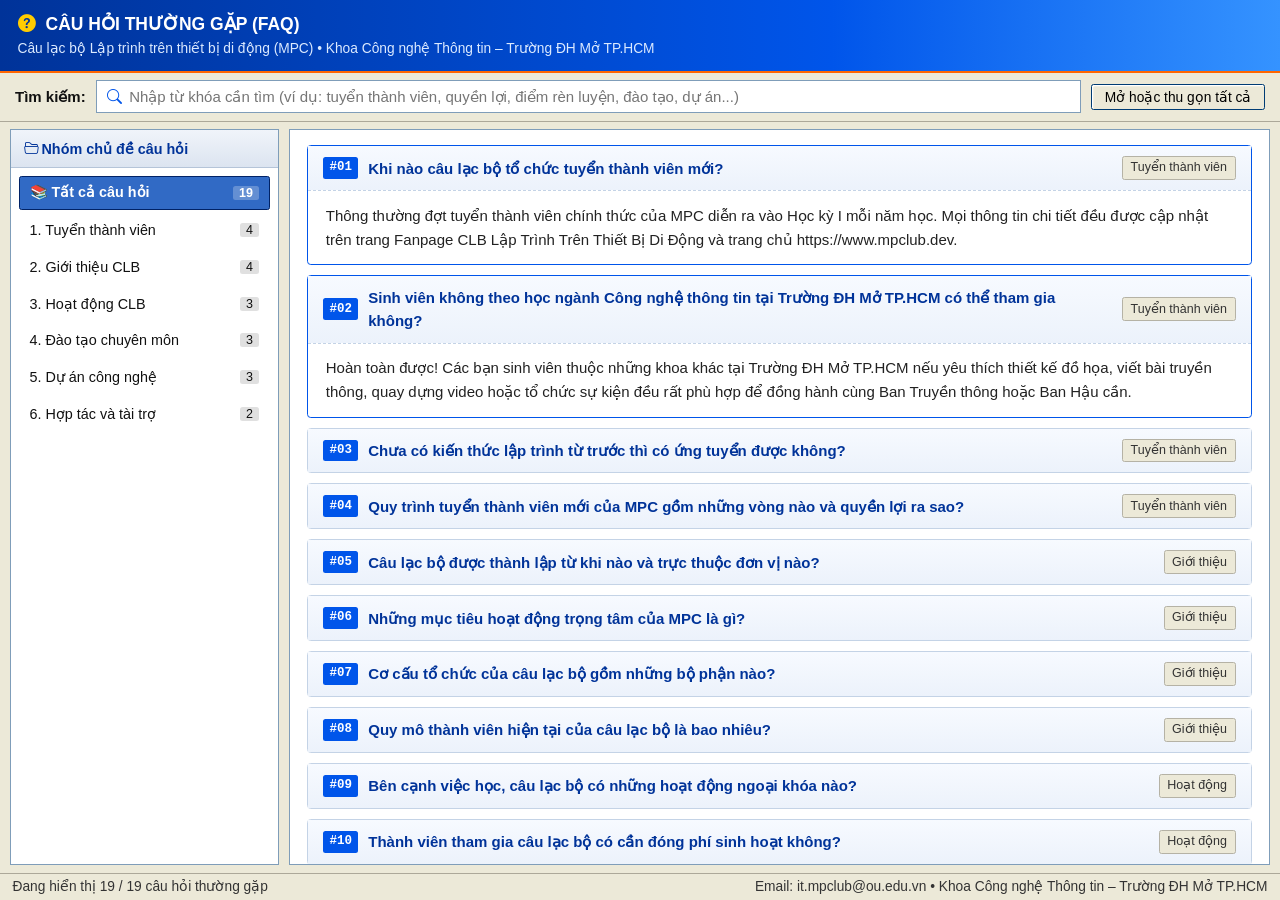
<file: apps/faq/index.html>
<!DOCTYPE html>
<html lang="vi">
<head>
  <meta charset="UTF-8">
  <meta name="viewport" content="width=device-width, initial-scale=1.0">
  <title>FAQ.txt – 32 Câu Hỏi Thường Gặp MPClub</title>
  <link rel="stylesheet" href="../../assets/fonts/bootstrap-icons/bootstrap-icons.min.css">
  <link rel="stylesheet" href="https://cdn.jsdelivr.net/npm/bootstrap-icons@1.11.3/font/bootstrap-icons.min.css">
  <style>
    * {
      box-sizing: border-box;
      margin: 0;
      padding: 0;
    }
    body {
      background: #ece9d8;
      color: #111;
      font-family: Tahoma, "Segoe UI", Arial, sans-serif;
      font-size: 12px;
      line-height: 1.55;
      height: 100vh;
      display: flex;
      flex-direction: column;
      overflow: hidden;
    }

    .xp-help-header {
      background: linear-gradient(90deg, #003399 0%, #0055ea 65%, #3593ff 100%);
      color: #fff;
      padding: 9px 14px;
      border-bottom: 2px solid #ff6600;
      display: flex;
      justify-content: space-between;
      align-items: center;
      gap: 12px;
      flex-shrink: 0;
      flex-wrap: wrap;
    }
    .xp-help-title {
      font-size: 14px;
      font-weight: bold;
      display: flex;
      align-items: center;
      gap: 8px;
    }
    .xp-help-sub {
      font-size: 11px;
      color: #dbeaff;
    }

    .xp-search-bar {
      background: #ece9d8;
      border-bottom: 1px solid #aca899;
      padding: 6px 12px;
      display: flex;
      align-items: center;
      gap: 8px;
      flex-shrink: 0;
    }
    .xp-search-input-wrap {
      flex: 1;
      display: flex;
      align-items: center;
      background: #ffffff;
      border: 1px solid #7f9db9;
      padding: 3px 8px;
      gap: 6px;
    }
    .xp-search-input-wrap input {
      border: none;
      outline: none;
      width: 100%;
      font-family: Tahoma, sans-serif;
      font-size: 12px;
    }
    .xp-btn-expand {
      background: #ece9d8;
      border: 1px solid #003c74;
      box-shadow: inset 1px 1px 0 #fff;
      padding: 3px 10px;
      font-family: Tahoma, sans-serif;
      font-size: 11px;
      cursor: pointer;
      border-radius: 2px;
    }
    .xp-btn-expand:hover {
      background: #f5f4ea;
    }

    .xp-main {
      flex: 1;
      display: flex;
      overflow: hidden;
    }

    .xp-sidebar {
      width: 215px;
      background: #ffffff;
      border-right: 1px solid #7f9db9;
      margin: 6px 0 6px 8px;
      border: 1px solid #7f9db9;
      display: flex;
      flex-direction: column;
      flex-shrink: 0;
    }
    .xp-sidebar-head {
      background: linear-gradient(180deg, #f0f4fa 0%, #dce4f0 100%);
      color: #003399;
      font-weight: bold;
      padding: 6px 10px;
      border-bottom: 1px solid #b5c4d8;
      font-size: 11.5px;
    }
    .xp-cat-list {
      padding: 6px;
      overflow-y: auto;
      display: flex;
      flex-direction: column;
      gap: 3px;
    }
    .cat-btn {
      display: flex;
      align-items: center;
      justify-content: space-between;
      padding: 6px 8px;
      border: 1px solid transparent;
      background: transparent;
      font-family: Tahoma, sans-serif;
      font-size: 11.5px;
      color: #111;
      cursor: pointer;
      border-radius: 2px;
      text-align: left;
    }
    .cat-btn:hover {
      background: #eef4fc;
      border-color: #b5c9e2;
    }
    .cat-btn.active {
      background: #316ac5;
      color: #fff;
      font-weight: bold;
      border-color: #002266;
    }
    .cat-count {
      background: rgba(0,0,0,0.12);
      padding: 0 5px;
      border-radius: 2px;
      font-size: 10px;
    }
    .cat-btn.active .cat-count {
      background: rgba(255,255,255,0.25);
    }

    .xp-content {
      flex: 1;
      background: #ffffff;
      margin: 6px 8px;
      border: 1px solid #7f9db9;
      padding: 12px 14px;
      overflow-y: auto;
    }

    .faq-item {
      border: 1px solid #c4d3e6;
      border-radius: 3px;
      margin-bottom: 8px;
      background: #fbfcfe;
    }
    .faq-item.active {
      border-color: #0055ea;
      background: #ffffff;
    }
    .faq-question {
      padding: 8px 12px;
      font-weight: bold;
      color: #003399;
      cursor: pointer;
      display: flex;
      justify-content: space-between;
      align-items: center;
      gap: 10px;
      background: linear-gradient(180deg, #f7faff 0%, #ecf2fb 100%);
    }
    .faq-question:hover {
      background: #e2edfc;
    }
    .faq-q-left {
      display: flex;
      align-items: center;
      gap: 8px;
    }
    .faq-num {
      background: #0055ea;
      color: #fff;
      font-size: 10px;
      padding: 1px 5px;
      border-radius: 2px;
      font-family: "Courier New", monospace;
      flex-shrink: 0;
    }
    .faq-cat-tag {
      background: #ece9d8;
      border: 1px solid #b5b2a5;
      color: #333;
      font-size: 10px;
      padding: 1px 6px;
      border-radius: 2px;
      font-weight: normal;
      white-space: nowrap;
    }
    .faq-answer {
      padding: 10px 14px;
      color: #222;
      font-size: 12px;
      line-height: 1.6;
      border-top: 1px dashed #c4d3e6;
      display: none;
    }
    .faq-item.active .faq-answer {
      display: block;
    }

    .cta-box {
      margin-top: 14px;
      background: #fff8e6;
      border: 1px solid #e6a800;
      border-left: 4px solid #ff6600;
      padding: 10px 14px;
      display: flex;
      justify-content: space-between;
      align-items: center;
      gap: 10px;
      flex-wrap: wrap;
    }
    .cta-btn {
      background: linear-gradient(180deg, #ff8533 0%, #e65c00 100%);
      color: #fff;
      border: 1px solid #803300;
      padding: 6px 14px;
      font-family: Tahoma, sans-serif;
      font-size: 11.5px;
      font-weight: bold;
      border-radius: 2px;
      cursor: pointer;
      display: inline-flex;
      align-items: center;
      gap: 6px;
      white-space: nowrap;
      box-sizing: border-box;
    }

    .xp-statusbar {
      height: 22px;
      background: #ece9d8;
      border-top: 1px solid #aca899;
      padding: 0 10px;
      display: flex;
      align-items: center;
      justify-content: space-between;
      font-size: 11px;
      color: #333;
      flex-shrink: 0;
    }

    @media (max-width: 640px) {
      .xp-main { flex-direction: column; }
      .xp-sidebar { width: auto; margin: 6px 8px 0 8px; max-height: 140px; }
      .cta-box {
        flex-direction: column;
        align-items: stretch;
        gap: 8px;
      }
      .cta-box .cta-btn {
        width: 100%;
        justify-content: center;
        height: 34px;
      }
    }
  </style>
  <link rel="stylesheet" href="../shared/responsive.css">
</head>
<body>

  <!-- Header -->
  <div class="xp-help-header">
    <div>
      <div class="xp-help-title">
        <i class="bi bi-question-circle-fill" style="color: #ffcc00;"></i>
        <span data-vi="CÂU HỎI THƯỜNG GẶP (FAQ)" data-en="FREQUENTLY ASKED QUESTIONS (FAQ)">CÂU HỎI THƯỜNG GẶP (FAQ)</span>
      </div>
      <div class="xp-help-sub" data-vi="Câu lạc bộ Lập trình trên thiết bị di động (MPC) • Khoa Công nghệ Thông tin – Trường ĐH Mở TP.HCM" data-en="Mobile Programming Club (MPC) • Faculty of IT – Trường ĐH Mở TP.HCM">Câu lạc bộ Lập trình trên thiết bị di động (MPC) • Khoa Công nghệ Thông tin – Trường ĐH Mở TP.HCM</div>
    </div>
  </div>

  <!-- Search Row -->
  <div class="xp-search-bar">
    <span style="font-weight:bold;" data-vi="Tìm kiếm:" data-en="Search:">Tìm kiếm:</span>
    <div class="xp-search-input-wrap">
      <i class="bi bi-search" style="color: #0055ea;"></i>
      <input type="text" id="faq-search" data-placeholder-vi="Nhập từ khóa cần tìm (ví dụ: tuyển thành viên, quyền lợi, điểm rèn luyện, đào tạo, dự án...)" data-placeholder-en="Search keywords (e.g., recruitment, benefits, training points, courses, projects...)" placeholder="Nhập từ khóa cần tìm (ví dụ: tuyển thành viên, quyền lợi, điểm rèn luyện, đào tạo, dự án...)">
    </div>
    <button class="xp-btn-expand" id="btn-expand-all" data-vi="Mở hoặc thu gọn tất cả" data-en="Expand or collapse all">Mở hoặc thu gọn tất cả</button>
  </div>

  <!-- Main Split Area -->
  <div class="xp-main">
    <!-- Left Category Tree -->
    <div class="xp-sidebar">
      <div class="xp-sidebar-head"><i class="bi bi-folder2-open"></i> <span data-vi="Nhóm chủ đề câu hỏi" data-en="Question categories">Nhóm chủ đề câu hỏi</span></div>
      <div class="xp-cat-list" id="cat-list">
        <button class="cat-btn active" data-cat="all"><span data-vi="📚 Tất cả câu hỏi" data-en="📚 All questions">📚 Tất cả câu hỏi</span> <span class="cat-count">19</span></button>
        <button class="cat-btn" data-cat="General"><span data-vi="1. Tuyển thành viên" data-en="1. Recruitment">1. Tuyển thành viên</span> <span class="cat-count">4</span></button>
        <button class="cat-btn" data-cat="About"><span data-vi="2. Giới thiệu CLB" data-en="2. About MPC">2. Giới thiệu CLB</span> <span class="cat-count">4</span></button>
        <button class="cat-btn" data-cat="Activities"><span data-vi="3. Hoạt động CLB" data-en="3. Activities">3. Hoạt động CLB</span> <span class="cat-count">3</span></button>
        <button class="cat-btn" data-cat="Training"><span data-vi="4. Đào tạo chuyên môn" data-en="4. Training">4. Đào tạo chuyên môn</span> <span class="cat-count">3</span></button>
        <button class="cat-btn" data-cat="Projects"><span data-vi="5. Dự án công nghệ" data-en="5. Tech projects">5. Dự án công nghệ</span> <span class="cat-count">3</span></button>
        <button class="cat-btn" data-cat="Sponsorship"><span data-vi="6. Hợp tác và tài trợ" data-en="6. Partnership">6. Hợp tác và tài trợ</span> <span class="cat-count">2</span></button>
      </div>
    </div>

    <!-- Right FAQ List -->
    <div class="xp-content">
      <div id="faq-list"></div>

      <div class="cta-box">
        <div>
          <div style="font-weight:bold; color:#003399;" data-vi="Bạn đã sẵn sàng gia nhập đại gia đình MPC tại Trường ĐH Mở TP.HCM?" data-en="Ready to join the MPC family at Trường ĐH Mở TP.HCM?">Bạn đã sẵn sàng gia nhập đại gia đình MPC tại Trường ĐH Mở TP.HCM?</div>
          <div style="font-size:11px; color:#444;" data-vi="Câu lạc bộ không yêu cầu biết lập trình từ trước. Hãy mở ứng dụng JOIN_MPC.exe để đăng ký ngay nhé!" data-en="No prior coding experience required. Open JOIN_MPC.exe to submit your application!">Câu lạc bộ không yêu cầu biết lập trình từ trước. Hãy mở ứng dụng JOIN_MPC.exe để đăng ký ngay nhé!</div>
        </div>
        <button class="cta-btn" id="btn-apply-cta">
          <i class="bi bi-rocket-takeoff-fill"></i> <span data-vi="Điền đơn ngay ▸" data-en="Apply now ▸">Điền đơn ngay ▸</span>
        </button>
      </div>
    </div>
  </div>

  <!-- Status Bar -->
  <div class="xp-statusbar">
    <span id="status-count">Đang hiển thị 19 / 19 câu hỏi thường gặp</span>
    <span data-vi="Email: it.mpclub@ou.edu.vn • Khoa Công nghệ Thông tin – Trường ĐH Mở TP.HCM" data-en="Email: it.mpclub@ou.edu.vn • Faculty of IT – Trường ĐH Mở TP.HCM">Email: it.mpclub@ou.edu.vn • Khoa Công nghệ Thông tin – Trường ĐH Mở TP.HCM</span>
  </div>

  <script src="../shared/lang.js"></script>
  <script>
    let allFaqs = [];
    let activeCat = 'all';
    let allExpanded = false;

    const catLabelsVi = {
      General: 'Tuyển thành viên',
      About: 'Giới thiệu',
      Activities: 'Hoạt động',
      Training: 'Đào tạo',
      Projects: 'Dự án',
      Sponsorship: 'Hợp tác'
    };

    function renderFaqs() {
      const vi = SubAppI18n.isVi();
      const term = document.getElementById('faq-search').value.trim().toLowerCase();
      const filtered = allFaqs.filter(item => {
        const matchCat = activeCat === 'all' || item.cat === activeCat;
        const q = (vi ? item.q_vi : (item.q_en || item.q_vi)).toLowerCase();
        const a = (vi ? item.a_vi : (item.a_en || item.a_vi)).toLowerCase();
        const matchTerm = !term || q.includes(term) || a.includes(term);
        return matchCat && matchTerm;
      });

      document.getElementById('status-count').textContent = vi
        ? `Đang hiển thị ${filtered.length} / ${allFaqs.length} câu hỏi thường gặp`
        : `Showing ${filtered.length} / ${allFaqs.length} frequently asked questions`;

      const container = document.getElementById('faq-list');
      container.innerHTML = filtered.map((item, idx) => {
        const q = vi ? item.q_vi : (item.q_en || item.q_vi);
        const a = vi ? item.a_vi : (item.a_en || item.a_vi);
        const catTag = vi ? (catLabelsVi[item.cat] || item.cat) : item.cat;
        return `
          <div class="faq-item ${(idx < 2 || allExpanded || term) ? 'active' : ''}">
            <div class="faq-question">
              <div class="faq-q-left">
                <span class="faq-num">#${String(item.id).padStart(2, '0')}</span>
                <span>${q}</span>
              </div>
              <span class="faq-cat-tag">${catTag}</span>
            </div>
            <div class="faq-answer">${a}</div>
          </div>
        `;
      }).join('');

      container.querySelectorAll('.faq-question').forEach(q => {
        q.addEventListener('click', () => {
          q.parentElement.classList.toggle('active');
        });
      });
    }

    fetch('./data.json')
      .then(r => r.json())
      .then(data => {
        allFaqs = data;
        renderFaqs();
      });

    document.querySelectorAll('.cat-btn').forEach(btn => {
      btn.addEventListener('click', () => {
        document.querySelectorAll('.cat-btn').forEach(b => b.classList.remove('active'));
        btn.classList.add('active');
        activeCat = btn.dataset.cat;
        renderFaqs();
      });
    });

    document.getElementById('faq-search').addEventListener('input', renderFaqs);

    document.getElementById('btn-expand-all').addEventListener('click', () => {
      allExpanded = !allExpanded;
      renderFaqs();
    });

    document.getElementById('btn-apply-cta').addEventListener('click', () => {
      if (window.parent && window.parent.WindowManager) {
        window.parent.WindowManager.open('JOIN_MPC.exe');
      }
    });

    SubAppI18n.onChange(() => renderFaqs());
  </script>
</body>
</html>
</file>
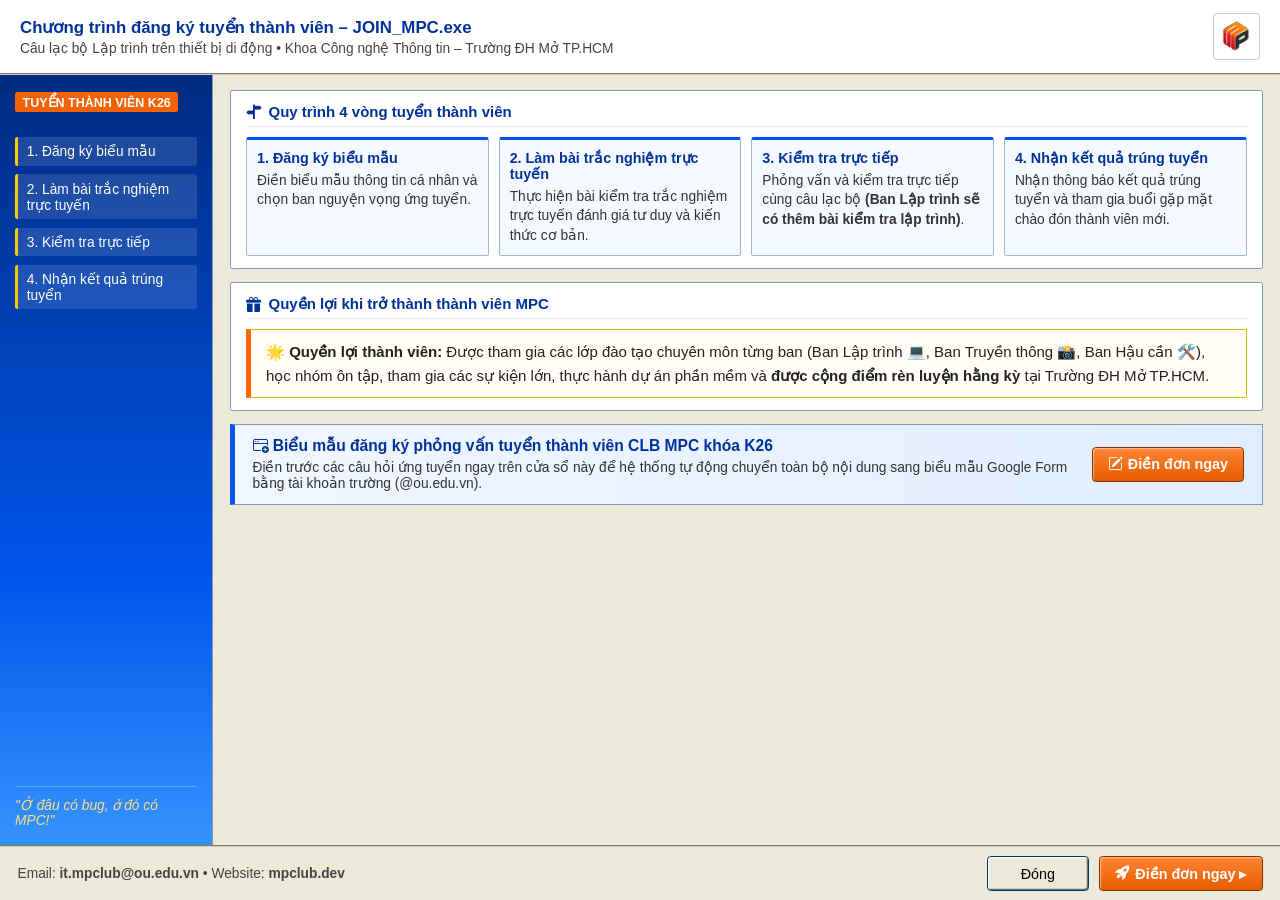
<file: apps/join_mpc/index.html>
<!DOCTYPE html>
<html lang="vi">
<head>
  <meta charset="UTF-8">
  <meta name="viewport" content="width=device-width, initial-scale=1.0">
  <title>JOIN_MPC.exe – Đăng Ký Tuyển Thành Viên MPClub</title>
  <link rel="stylesheet" href="../../assets/fonts/bootstrap-icons/bootstrap-icons.min.css">
  <link rel="stylesheet" href="https://cdn.jsdelivr.net/npm/bootstrap-icons@1.11.3/font/bootstrap-icons.min.css">
  <style>
    * {
      box-sizing: border-box;
      margin: 0;
      padding: 0;
    }
    body {
      background: #ece9d8;
      color: #000;
      font-family: Tahoma, "Segoe UI", Arial, sans-serif;
      font-size: 12px;
      user-select: none;
      height: 100vh;
      display: flex;
      flex-direction: column;
      overflow: hidden;
    }

    .wizard-header {
      background: #ffffff;
      border-bottom: 2px groove #d0ccb8;
      padding: 10px 16px;
      display: flex;
      justify-content: space-between;
      align-items: center;
      flex-shrink: 0;
    }
    .wizard-title {
      font-size: 13.5px;
      font-weight: bold;
      color: #003399;
    }
    .wizard-desc {
      font-size: 11px;
      color: #444;
      margin-top: 2px;
    }
    .wizard-logo {
      width: 38px;
      height: 38px;
      aspect-ratio: 1 / 1;
      object-fit: contain;
      border: 1px solid #c0cfe0;
      border-radius: 3px;
      padding: 3px;
      background: #fff;
    }

    .wizard-main {
      flex: 1;
      display: flex;
      overflow: hidden;
    }
    .wizard-sidebar {
      width: 170px;
      background: linear-gradient(180deg, #002b80 0%, #0055ea 65%, #3593ff 100%);
      color: #fff;
      padding: 14px 12px;
      display: flex;
      flex-direction: column;
      justify-content: space-between;
      border-right: 1px solid #7f9db9;
      flex-shrink: 0;
    }
    .sidebar-badge {
      background: rgba(255, 102, 0, 0.95);
      color: #fff;
      font-weight: bold;
      font-size: 10px;
      padding: 2px 6px;
      border-radius: 2px;
      display: inline-block;
      margin-bottom: 8px;
    }
    .sidebar-step-list {
      list-style: none;
      display: flex;
      flex-direction: column;
      gap: 7px;
      margin-top: 12px;
      font-size: 11px;
    }
    .sidebar-step-list li {
      padding: 5px 7px;
      border-radius: 2px;
      background: rgba(255,255,255,0.12);
      border-left: 3px solid #ffcc00;
    }
    .sidebar-slogan {
      font-size: 11px;
      color: #ffdd88;
      font-style: italic;
      border-top: 1px solid rgba(255,255,255,0.25);
      padding-top: 8px;
    }

    .wizard-content {
      flex: 1;
      padding: 12px 14px;
      overflow-y: auto;
      display: flex;
      flex-direction: column;
      gap: 10px;
    }

    .xp-box {
      background: #ffffff;
      border: 1px solid #7f9db9;
      border-radius: 2px;
      padding: 10px 12px;
    }
    .xp-box-title {
      font-weight: bold;
      color: #003399;
      margin-bottom: 8px;
      display: flex;
      align-items: center;
      gap: 6px;
      font-size: 12px;
      border-bottom: 1px solid #e1e9f5;
      padding-bottom: 4px;
    }

    /* 4-Step Flow */
    .steps-grid {
      display: grid;
      grid-template-columns: repeat(4, 1fr);
      gap: 8px;
    }
    .step-card {
      background: #f5f9ff;
      border: 1px solid #9bb8de;
      border-top: 3px solid #0055ea;
      padding: 8px;
      border-radius: 2px;
      position: relative;
    }
    .step-num {
      font-weight: bold;
      color: #003399;
      font-size: 11.5px;
      margin-bottom: 4px;
    }
    .step-desc {
      font-size: 11px;
      color: #333;
      line-height: 1.4;
    }

    /* Benefits Box */
    .benefits-highlight {
      background: #fffdf5;
      border: 1px solid #e6b800;
      border-left: 4px solid #ff6600;
      padding: 8px 12px;
      font-size: 12px;
      line-height: 1.55;
      color: #222;
    }

    /* Launch Form Banner */
    .launch-banner {
      background: linear-gradient(90deg, #f0f6ff 0%, #e1edff 100%);
      border: 1px solid #7f9db9;
      border-left: 4px solid #0055ea;
      padding: 10px 14px;
      display: flex;
      align-items: center;
      justify-content: space-between;
      gap: 12px;
      flex-wrap: wrap;
    }
    .launch-info {
      flex: 1;
      min-width: 200px;
    }
    .launch-title {
      font-weight: bold;
      color: #003399;
      font-size: 12.5px;
      margin-bottom: 3px;
    }
    .launch-sub {
      font-size: 11px;
      color: #333;
    }

    .wizard-footer {
      height: 44px;
      background: #ece9d8;
      border-top: 2px groove #d0ccb8;
      display: flex;
      align-items: center;
      justify-content: space-between;
      padding: 0 14px;
      flex-shrink: 0;
    }
    .xp-btn {
      min-width: 82px;
      height: 28px;
      background: #ece9d8;
      border: 1px solid #003c74;
      border-radius: 3px;
      box-shadow: inset 1px 1px 0px #fff, inset -1px -1px 0px #707070;
      font-size: 11.5px;
      cursor: pointer;
      padding: 0 12px;
      font-family: Tahoma, sans-serif;
      display: inline-flex;
      align-items: center;
      justify-content: center;
      gap: 5px;
      color: #000;
      text-decoration: none;
      white-space: nowrap;
      box-sizing: border-box;
    }
    .xp-btn:hover {
      background: #f5f3e8;
    }
    .xp-btn.primary {
      background: linear-gradient(180deg, #ff8533 0%, #e65c00 100%);
      border-color: #803300;
      color: #ffffff;
      font-weight: bold;
      box-shadow: inset 1px 1px 0 rgba(255,255,255,0.4);
    }
    .xp-btn.primary:hover {
      background: linear-gradient(180deg, #ff944d 0%, #ff6600 100%);
    }

    @media (max-width: 680px) {
      .wizard-sidebar { display: none !important; }
      .steps-grid { grid-template-columns: 1fr !important; }
      .wizard-content {
        overflow-x: hidden !important;
        padding: 8px 10px !important;
        box-sizing: border-box !important;
      }
      .xp-box,
      .benefits-highlight,
      .launch-banner {
        box-sizing: border-box !important;
        max-width: 100% !important;
        word-break: break-word !important;
      }
      .launch-banner {
        flex-direction: column !important;
        align-items: stretch !important;
        gap: 10px !important;
      }
      .launch-info {
        min-width: 0 !important;
        width: 100% !important;
      }
      .launch-banner .xp-btn {
        width: 100% !important;
        height: 34px !important;
        justify-content: center !important;
        box-sizing: border-box !important;
      }
      .wizard-footer {
        height: auto !important;
        min-height: 48px !important;
        padding: 8px 10px !important;
        flex-direction: column-reverse !important;
        gap: 8px !important;
        align-items: stretch !important;
        box-sizing: border-box !important;
      }
      .wizard-footer-contact {
        text-align: center;
        font-size: 10.5px;
      }
      .wizard-footer-actions {
        display: flex !important;
        gap: 8px !important;
        width: 100% !important;
      }
      .wizard-footer-actions .xp-btn {
        flex: 1 !important;
        height: 34px !important;
        font-size: 12px !important;
        white-space: nowrap !important;
        justify-content: center !important;
      }
    }
  </style>
  <link rel="stylesheet" href="../shared/responsive.css">
</head>
<body>

  <!-- Header -->
  <div class="wizard-header">
    <div>
      <div class="wizard-title" data-vi="Chương trình đăng ký tuyển thành viên – JOIN_MPC.exe" data-en="Member recruitment wizard – JOIN_MPC.exe">Chương trình đăng ký tuyển thành viên – JOIN_MPC.exe</div>
      <div class="wizard-desc" data-vi="Câu lạc bộ Lập trình trên thiết bị di động • Khoa Công nghệ Thông tin – Trường ĐH Mở TP.HCM" data-en="Mobile Programming Club • Faculty of IT – Trường ĐH Mở TP.HCM">Câu lạc bộ Lập trình trên thiết bị di động • Khoa Công nghệ Thông tin – Trường ĐH Mở TP.HCM</div>
    </div>
    <img src="../../assets/icons/logo.png" class="wizard-logo" alt="Logo MPClub">
  </div>

  <!-- Main Wizard Area -->
  <div class="wizard-main">
    <!-- Left InstallShield Sidebar -->
    <div class="wizard-sidebar">
      <div>
        <span class="sidebar-badge">TUYỂN THÀNH VIÊN K26</span>

        <ul class="sidebar-step-list">
          <li data-vi="1. Đăng ký biểu mẫu" data-en="1. Application form">1. Đăng ký biểu mẫu</li>
          <li data-vi="2. Làm bài trắc nghiệm trực tuyến" data-en="2. Online multiple-choice test">2. Làm bài trắc nghiệm trực tuyến</li>
          <li data-vi="3. Kiểm tra trực tiếp" data-en="3. Direct evaluation">3. Kiểm tra trực tiếp</li>
          <li data-vi="4. Nhận kết quả trúng tuyển" data-en="4. Onboarding results">4. Nhận kết quả trúng tuyển</li>
        </ul>
      </div>

      <div class="sidebar-slogan" data-vi="&quot;Ở đâu có bug, ở đó có MPC!&quot;" data-en="&quot;Where there's a bug, there's MPC!&quot;">
        "Ở đâu có bug, ở đó có MPC!"
      </div>
    </div>

    <!-- Right Content -->
    <div class="wizard-content">

      <!-- 4-Step Process -->
      <div class="xp-box">
        <div class="xp-box-title"><i class="bi bi-signpost-split-fill"></i> <span data-vi="Quy trình 4 vòng tuyển thành viên" data-en="Four-stage recruitment process">Quy trình 4 vòng tuyển thành viên</span></div>
        <div class="steps-grid">
          <div class="step-card">
            <div class="step-num" data-vi="1. Đăng ký biểu mẫu" data-en="1. Application form">1. Đăng ký biểu mẫu</div>
            <div class="step-desc" data-vi="Điền biểu mẫu thông tin cá nhân và chọn ban nguyện vọng ứng tuyển." data-en="Fill out your personal information and select your preferred department.">Điền biểu mẫu thông tin cá nhân và chọn ban nguyện vọng ứng tuyển.</div>
          </div>
          <div class="step-card">
            <div class="step-num" data-vi="2. Làm bài trắc nghiệm trực tuyến" data-en="2. Online multiple-choice test">2. Làm bài trắc nghiệm trực tuyến</div>
            <div class="step-desc" data-vi="Thực hiện bài kiểm tra trắc nghiệm trực tuyến đánh giá tư duy và kiến thức cơ bản." data-en="Complete the online multiple-choice quiz assessing logic and foundational knowledge.">Thực hiện bài kiểm tra trắc nghiệm trực tuyến đánh giá tư duy và kiến thức cơ bản.</div>
          </div>
          <div class="step-card">
            <div class="step-num" data-vi="3. Kiểm tra trực tiếp" data-en="3. Direct evaluation">3. Kiểm tra trực tiếp</div>
            <div class="step-desc" data-html-vi="Phỏng vấn và kiểm tra trực tiếp cùng câu lạc bộ <strong>(Ban Lập trình sẽ có thêm bài kiểm tra lập trình)</strong>." data-html-en="In-person interview and evaluation <strong>(Programming Department includes an additional coding test)</strong>.">Phỏng vấn và kiểm tra trực tiếp cùng câu lạc bộ <strong>(Ban Lập trình sẽ có thêm bài kiểm tra lập trình)</strong>.</div>
          </div>
          <div class="step-card">
            <div class="step-num" data-vi="4. Nhận kết quả trúng tuyển" data-en="4. Onboarding results">4. Nhận kết quả trúng tuyển</div>
            <div class="step-desc" data-vi="Nhận thông báo kết quả trúng tuyển và tham gia buổi gặp mặt chào đón thành viên mới." data-en="Receive admission results and join the official welcome session with the club.">Nhận thông báo kết quả trúng tuyển và tham gia buổi gặp mặt chào đón thành viên mới.</div>
          </div>
        </div>
      </div>

      <!-- Benefits -->
      <div class="xp-box">
        <div class="xp-box-title"><i class="bi bi-gift-fill"></i> <span data-vi="Quyền lợi khi trở thành thành viên MPC" data-en="Member benefits at MPC">Quyền lợi khi trở thành thành viên MPC</span></div>
        <div class="benefits-highlight" data-html-vi="🌟 <strong>Quyền lợi thành viên:</strong> Được tham gia các lớp đào tạo chuyên môn từng ban (Ban Lập trình 💻, Ban Truyền thông 📸, Ban Hậu cần 🛠️), học nhóm ôn tập, tham gia các sự kiện lớn, thực hành dự án phần mềm và <strong>được cộng điểm rèn luyện hằng kỳ</strong> tại Trường ĐH Mở TP.HCM." data-html-en="🌟 <strong>Member benefits:</strong> Participate in specialized department training (Programming 💻, Media 📸, Logistics 🛠️), study groups, major club events, software projects, and <strong>receive semester training points every term</strong> at Trường ĐH Mở TP.HCM.">
          🌟 <strong>Quyền lợi thành viên:</strong> Được tham gia các lớp đào tạo chuyên môn từng ban (Ban Lập trình 💻, Ban Truyền thông 📸, Ban Hậu cần 🛠️), học nhóm ôn tập, tham gia các sự kiện lớn, thực hành dự án phần mềm và <strong>được cộng điểm rèn luyện hằng kỳ</strong> tại Trường ĐH Mở TP.HCM.
        </div>
      </div>

      <!-- Launch Hidden Form Window Banner -->
      <div class="launch-banner">
        <div class="launch-info">
          <div class="launch-title"><i class="bi bi-window-plus"></i> <span data-vi="Biểu mẫu đăng ký phỏng vấn tuyển thành viên CLB MPC khóa K26" data-en="MPC K26 member interview registration form">Biểu mẫu đăng ký phỏng vấn tuyển thành viên CLB MPC khóa K26</span></div>
          <div class="launch-sub" data-vi="Điền trước các câu hỏi ứng tuyển ngay trên cửa sổ này để hệ thống tự động chuyển toàn bộ nội dung sang biểu mẫu Google Form bằng tài khoản trường (@ou.edu.vn)." data-en="Complete the recruitment questions directly inside the form window to automatically open a pre-filled Google Form using your university account (@ou.edu.vn).">Điền trước các câu hỏi ứng tuyển ngay trên cửa sổ này để hệ thống tự động chuyển toàn bộ nội dung sang biểu mẫu Google Form bằng tài khoản trường (@ou.edu.vn).</div>
        </div>
        <button class="xp-btn primary" id="btn-open-form-win">
          <i class="bi bi-pencil-square"></i> <span data-vi="Điền đơn ngay" data-en="Apply now">Điền đơn ngay</span>
        </button>
      </div>

    </div>
  </div>

  <!-- Footer -->
  <div class="wizard-footer">
    <div class="wizard-footer-contact" style="font-size:11px; color:#444;">Email: <strong>it.mpclub@ou.edu.vn</strong> • Website: <strong>mpclub.dev</strong></div>
    <div class="wizard-footer-actions" style="display:flex; gap:8px;">
      <button class="xp-btn" id="btn-cancel" data-vi="Đóng" data-en="Close">Đóng</button>
      <button class="xp-btn primary" id="btn-footer-open-form">
        <i class="bi bi-rocket-takeoff-fill"></i> <span data-vi="Điền đơn ngay ▸" data-en="Apply now ▸">Điền đơn ngay ▸</span>
      </button>
    </div>
  </div>

  <script src="../../js/config.js"></script>
  <script src="../shared/lang.js"></script>
  <script>
    function openRecruitmentFormWindow() {
      if (window.parent && window.parent.WindowManager) {
        window.parent.WindowManager.open('JOIN_MPC_FORM.exe');
      } else {
        window.location.href = 'form.html';
      }
    }

    document.getElementById('btn-open-form-win')?.addEventListener('click', openRecruitmentFormWindow);
    document.getElementById('btn-footer-open-form')?.addEventListener('click', openRecruitmentFormWindow);

    document.getElementById('btn-cancel')?.addEventListener('click', () => {
      if (window.parent && window.parent.WindowManager) {
        const win = window.parent.WindowManager.get('JOIN_MPC.exe');
        if (win) win.close();
      }
    });
  </script>
</body>
</html>
</file>
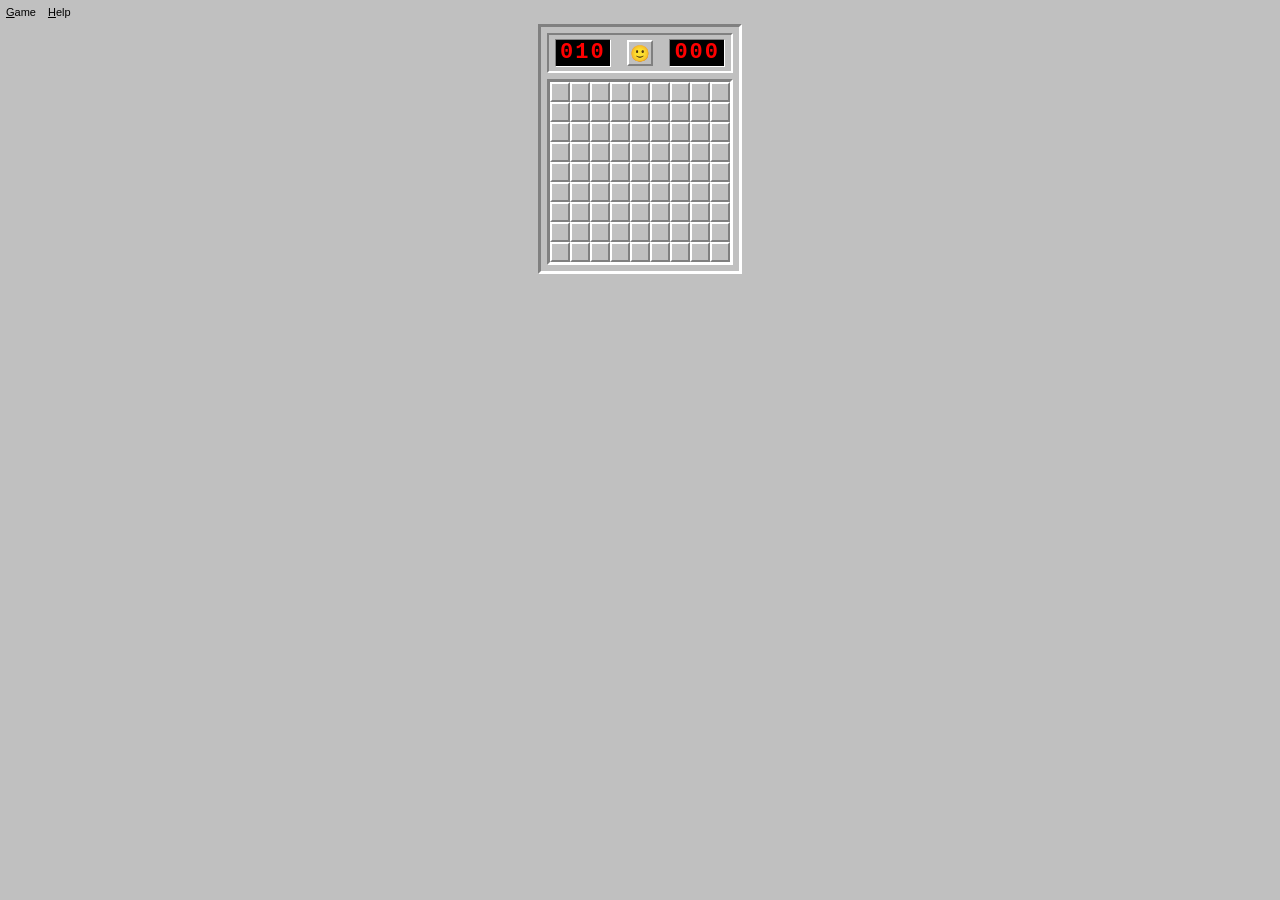
<file: apps/minesweeper/index.html>
<!DOCTYPE html>
<html lang="en">
<head>
  <meta charset="UTF-8">
  <meta name="viewport" content="width=device-width, initial-scale=1.0">
  <title>Minesweeper</title>
  <style>
    * {
      box-sizing: border-box;
      margin: 0;
      padding: 0;
      user-select: none;
    }
    body {
      background: #c0c0c0;
      font-family: Tahoma, Arial, sans-serif;
      padding: 6px;
      display: flex;
      flex-direction: column;
      align-items: center;
      justify-content: flex-start;
      height: 100vh;
      overflow: hidden;
    }
    .menubar {
      width: 100%;
      display: flex;
      gap: 12px;
      padding-bottom: 6px;
      color: #000;
      font-size: 11px;
    }
    .menu-item {
      cursor: pointer;
    }
    .menu-item span {
      text-decoration: underline;
    }
    .game-outer-frame {
      border: 3px solid #808080;
      border-right-color: #ffffff;
      border-bottom-color: #ffffff;
      background: #c0c0c0;
      padding: 6px;
    }
    .header-bar {
      border: 2px solid #808080;
      border-right-color: #ffffff;
      border-bottom-color: #ffffff;
      background: #c0c0c0;
      padding: 4px 6px;
      display: flex;
      justify-content: space-between;
      align-items: center;
      margin-bottom: 6px;
    }
    .digital-counter {
      background: #000;
      color: #ff0000;
      font-family: 'Courier New', Courier, monospace;
      font-weight: bold;
      font-size: 22px;
      line-height: 1;
      padding: 2px 4px;
      border: 1px solid #808080;
      border-right-color: #ffffff;
      border-bottom-color: #ffffff;
      letter-spacing: 2px;
    }
    .smiley-btn {
      width: 26px;
      height: 26px;
      background: #c0c0c0;
      border: 2px solid #ffffff;
      border-right-color: #808080;
      border-bottom-color: #808080;
      display: flex;
      align-items: center;
      justify-content: center;
      font-size: 16px;
      cursor: pointer;
    }
    .smiley-btn:active {
      border: 2px solid #808080;
      border-right-color: #ffffff;
      border-bottom-color: #ffffff;
    }
    .grid-container {
      border: 3px solid #808080;
      border-right-color: #ffffff;
      border-bottom-color: #ffffff;
      display: grid;
      grid-template-columns: repeat(9, 20px);
      grid-template-rows: repeat(9, 20px);
      gap: 0;
      background: #7b7b7b;
    }
    .cell {
      width: 20px;
      height: 20px;
      background: #c0c0c0;
      border: 2px solid #ffffff;
      border-right-color: #808080;
      border-bottom-color: #808080;
      display: flex;
      align-items: center;
      justify-content: center;
      font-weight: bold;
      font-size: 13px;
      cursor: pointer;
    }
    .cell.revealed {
      border: 1px solid #7b7b7b;
      background: #c0c0c0;
      cursor: default;
    }
    .cell.mine-hit {
      background-color: #ff0000 !important;
    }
    /* Number Colors */
    .n-1 { color: #0000ff; }
    .n-2 { color: #008000; }
    .n-3 { color: #ff0000; }
    .n-4 { color: #000080; }
    .n-5 { color: #800000; }
    .n-6 { color: #008080; }
    .n-7 { color: #000000; }
    .n-8 { color: #808080; }
  </style>
</head>
<body>

  <div class="menubar">
    <div class="menu-item" id="m-new"><span>G</span>ame</div>
    <div class="menu-item"><span>H</span>elp</div>
  </div>

  <div class="game-outer-frame">
    <div class="header-bar">
      <div class="digital-counter" id="mines-count">010</div>
      <button class="smiley-btn" id="smiley">🙂</button>
      <div class="digital-counter" id="timer">000</div>
    </div>

    <div class="grid-container" id="mine-grid"></div>
  </div>

  <script>
    const ROWS = 9;
    const COLS = 9;
    const MINES = 10;

    let grid = [];
    let gameOver = false;
    let timerInterval = null;
    let elapsed = 0;
    let started = false;
    let flagsCount = 0;

    const gridEl = document.getElementById('mine-grid');
    const smileyEl = document.getElementById('smiley');
    const minesCountEl = document.getElementById('mines-count');
    const timerEl = document.getElementById('timer');

    function fmt3(num) {
      const s = Math.max(0, Math.min(999, num));
      return String(s).padStart(3, '0');
    }

    function initGame() {
      gameOver = false;
      started = false;
      clearInterval(timerInterval);
      elapsed = 0;
      flagsCount = 0;
      timerEl.textContent = '000';
      minesCountEl.textContent = fmt3(MINES);
      smileyEl.textContent = '🙂';

      grid = [];
      gridEl.innerHTML = '';

      for (let r = 0; r < ROWS; r++) {
        const row = [];
        for (let c = 0; c < COLS; c++) {
          const cell = {
            r, c,
            mine: false,
            revealed: false,
            flag: false,
            count: 0,
            el: document.createElement('div')
          };
          cell.el.className = 'cell';
          cell.el.addEventListener('mousedown', (e) => {
            if (gameOver || cell.revealed) return;
            if (e.button === 0 && !cell.flag) {
              smileyEl.textContent = '😮';
            }
          });
          cell.el.addEventListener('mouseup', () => {
            if (!gameOver) smileyEl.textContent = '🙂';
          });
          cell.el.addEventListener('click', () => onLeftClick(cell));
          cell.el.addEventListener('contextmenu', (e) => {
            e.preventDefault();
            onRightClick(cell);
          });
          gridEl.appendChild(cell.el);
          row.push(cell);
        }
        grid.push(row);
      }
    }

    function placeMines(firstR, firstC) {
      let placed = 0;
      while (placed < MINES) {
        const r = Math.floor(Math.random() * ROWS);
        const c = Math.floor(Math.random() * COLS);
        if ((r === firstR && c === firstC) || grid[r][c].mine) continue;
        grid[r][c].mine = true;
        placed++;
      }

      // Calculate counts
      for (let r = 0; r < ROWS; r++) {
        for (let c = 0; c < COLS; c++) {
          if (grid[r][c].mine) continue;
          let cnt = 0;
          for (let dr = -1; dr <= 1; dr++) {
            for (let dc = -1; dc <= 1; dc++) {
              const nr = r + dr, nc = c + dc;
              if (nr >= 0 && nr < ROWS && nc >= 0 && nc < COLS && grid[nr][nc].mine) {
                cnt++;
              }
            }
          }
          grid[r][c].count = cnt;
        }
      }
    }

    function startTimer() {
      started = true;
      timerInterval = setInterval(() => {
        elapsed++;
        timerEl.textContent = fmt3(elapsed);
        if (elapsed >= 999) clearInterval(timerInterval);
      }, 1000);
    }

    function onLeftClick(cell) {
      if (gameOver || cell.revealed || cell.flag) return;

      if (!started) {
        placeMines(cell.r, cell.c);
        startTimer();
      }

      if (cell.mine) {
        // Boom!
        endGame(false, cell);
        return;
      }

      revealCell(cell);
      checkWin();
    }

    function revealCell(cell) {
      if (cell.revealed || cell.flag) return;
      cell.revealed = true;
      cell.el.classList.add('revealed');

      if (cell.count > 0) {
        cell.el.textContent = cell.count;
        cell.el.classList.add(`n-${cell.count}`);
      } else {
        // Expand blank area
        for (let dr = -1; dr <= 1; dr++) {
          for (let dc = -1; dc <= 1; dc++) {
            const nr = cell.r + dr, nc = cell.c + dc;
            if (nr >= 0 && nr < ROWS && nc >= 0 && nc < COLS) {
              revealCell(grid[nr][nc]);
            }
          }
        }
      }
    }

    function onRightClick(cell) {
      if (gameOver || cell.revealed) return;
      if (!cell.flag) {
        if (flagsCount < MINES) {
          cell.flag = true;
          flagsCount++;
          cell.el.textContent = '🚩';
        }
      } else {
        cell.flag = false;
        flagsCount--;
        cell.el.textContent = '';
      }
      minesCountEl.textContent = fmt3(MINES - flagsCount);
    }

    function endGame(won, hitCell) {
      gameOver = true;
      clearInterval(timerInterval);
      smileyEl.textContent = won ? '😎' : '😵';

      // Reveal all mines
      for (let r = 0; r < ROWS; r++) {
        for (let c = 0; c < COLS; c++) {
          const cEl = grid[r][c];
          if (cEl.mine) {
            cEl.el.classList.add('revealed');
            cEl.el.textContent = '💣';
          }
        }
      }

      if (hitCell) {
        hitCell.el.classList.add('mine-hit');
      }
    }

    function checkWin() {
      let unrevealedSafe = 0;
      for (let r = 0; r < ROWS; r++) {
        for (let c = 0; c < COLS; c++) {
          if (!grid[r][c].mine && !grid[r][c].revealed) {
            unrevealedSafe++;
          }
        }
      }
      if (unrevealedSafe === 0) {
        endGame(true, null);
      }
    }

    smileyEl.addEventListener('click', initGame);
    document.getElementById('m-new').addEventListener('click', initGame);

    initGame();
  </script>
</body>
</html>
</file>
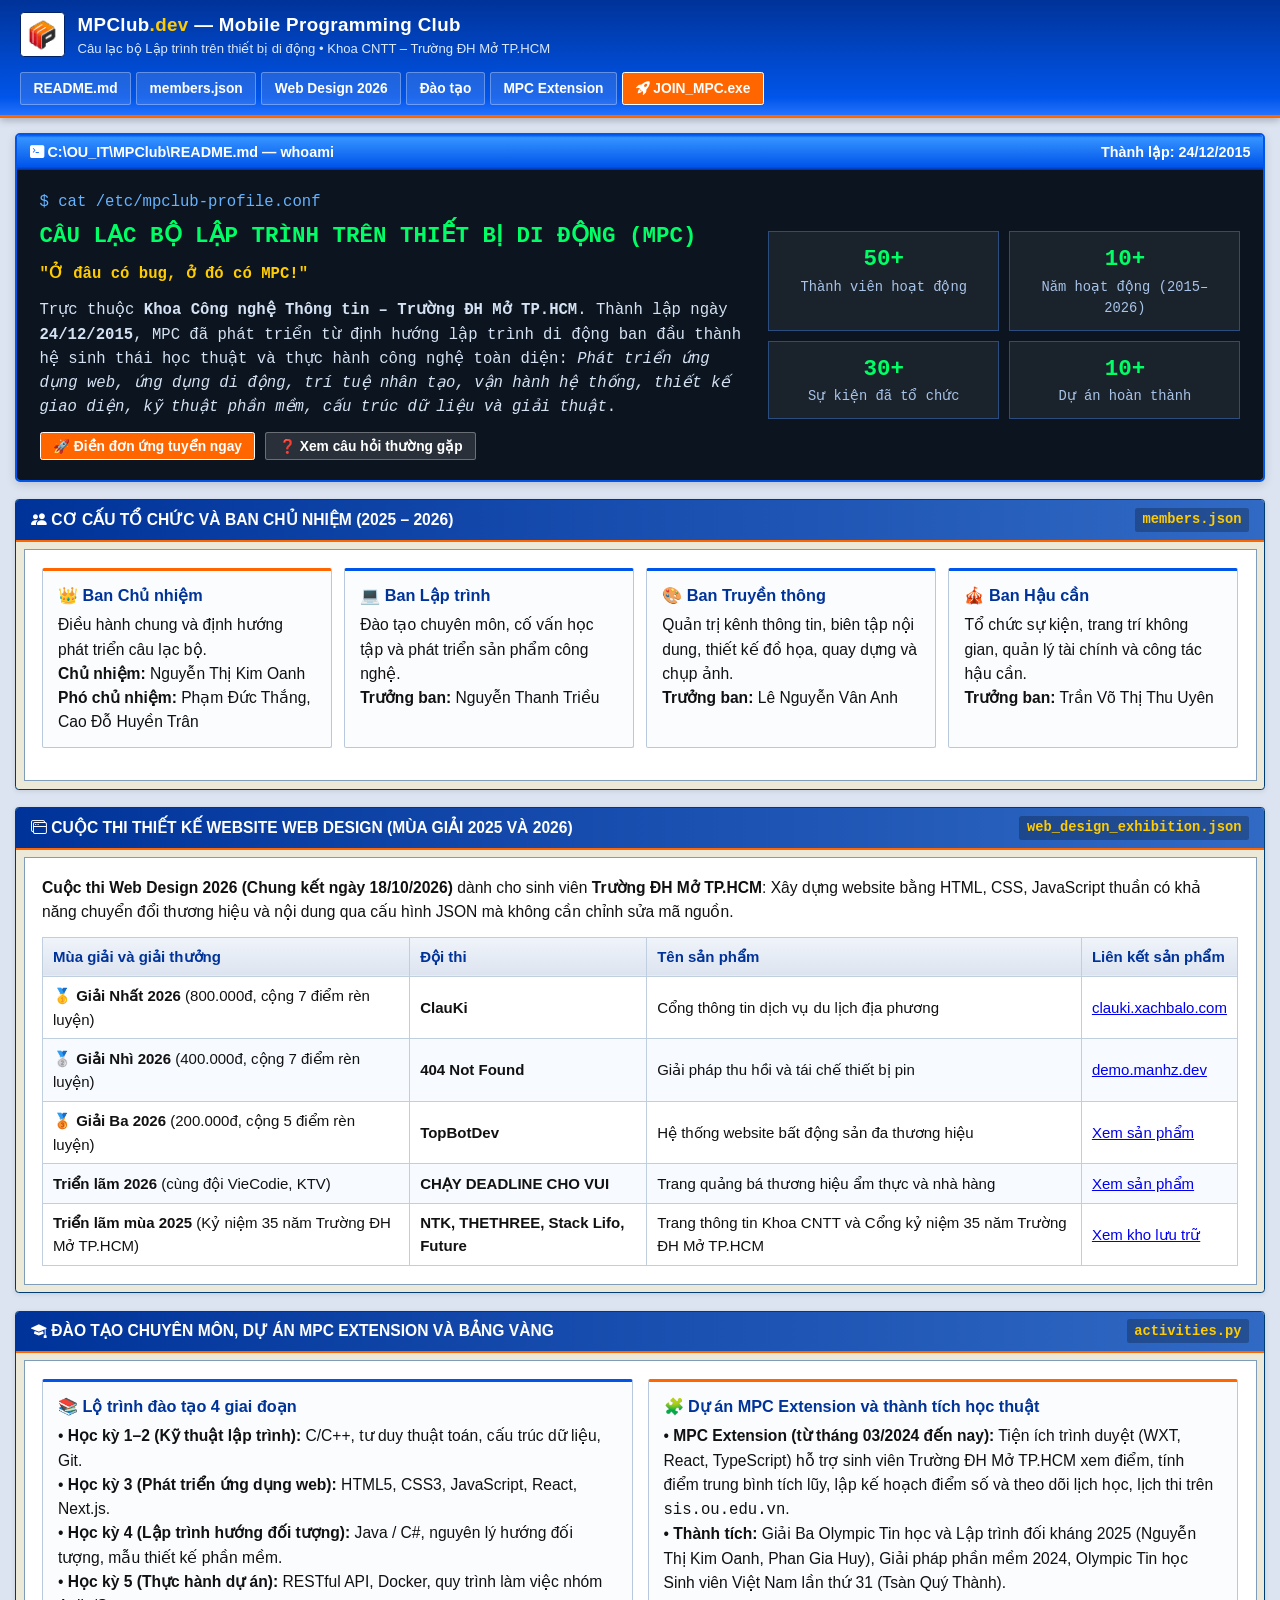
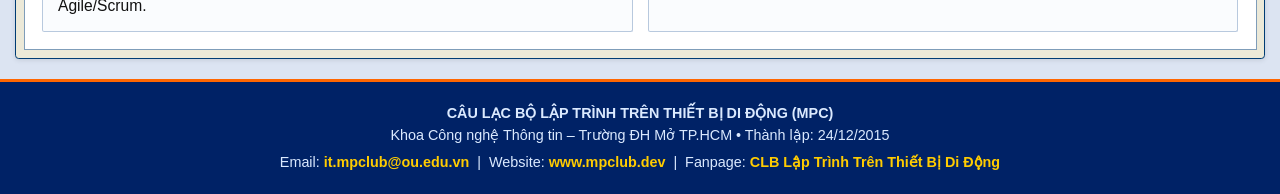
<file: apps/mpclub_dev/index.html>
<!DOCTYPE html>
<html lang="vi">
<head>
  <meta charset="UTF-8">
  <meta name="viewport" content="width=device-width, initial-scale=1.0">
  <title>MPClub.dev – Câu Lạc Bộ Lập Trình Trên Thiết Bị Di Động (Trường ĐH Mở TP.HCM)</title>
  <link rel="stylesheet" href="../../assets/fonts/bootstrap-icons/bootstrap-icons.min.css">
  <link rel="stylesheet" href="https://cdn.jsdelivr.net/npm/bootstrap-icons@1.11.3/font/bootstrap-icons.min.css">
  <style>
    * {
      box-sizing: border-box;
      margin: 0;
      padding: 0;
    }
    body {
      font-family: Tahoma, "Segoe UI", Arial, sans-serif;
      background-color: #dce4f2;
      color: #111;
      line-height: 1.55;
      font-size: 12.5px;
      overflow-x: hidden;
    }

    /* Classic Windows XP Portal Header */
    header.portal-header {
      background: linear-gradient(180deg, #003399 0%, #0055ea 85%, #2572fe 100%);
      color: #fff;
      border-bottom: 3px solid #ff6600;
      position: sticky;
      top: 0;
      z-index: 100;
      box-shadow: 0 2px 6px rgba(0,0,0,0.25);
    }
    .header-inner {
      max-width: 1040px;
      margin: 0 auto;
      padding: 8px 16px;
      display: flex;
      align-items: center;
      justify-content: space-between;
      flex-wrap: wrap;
      gap: 10px;
    }
    .brand-group {
      display: flex;
      align-items: center;
      gap: 10px;
      text-decoration: none;
      color: #fff;
    }
    .brand-logo {
      width: 36px;
      height: 36px;
      background: #fff;
      border: 1px solid #002266;
      border-radius: 3px;
      padding: 2px;
      object-fit: contain;
    }
    .brand-title {
      font-size: 15px;
      font-weight: bold;
      letter-spacing: 0.3px;
    }
    .brand-title span {
      color: #ffcc00;
    }
    .brand-sub {
      font-size: 10.5px;
      color: #dbeaff;
    }
    .nav-bar {
      display: flex;
      align-items: center;
      gap: 4px;
      flex-wrap: wrap;
    }
    .nav-link {
      background: rgba(255,255,255,0.12);
      border: 1px solid rgba(255,255,255,0.3);
      color: #fff;
      text-decoration: none;
      padding: 4px 10px;
      font-size: 11px;
      font-weight: bold;
      border-radius: 2px;
      white-space: nowrap;
    }
    .nav-link:hover {
      background: #ffffff;
      color: #003399;
    }
    .nav-link.cta {
      background: #ff6600;
      border-color: #fff;
    }
    .nav-link.cta:hover {
      background: #ff8533;
      color: #fff;
    }

    /* Main Page Container */
    .portal-container {
      max-width: 1040px;
      margin: 12px auto;
      padding: 0 12px;
      display: flex;
      flex-direction: column;
      gap: 14px;
    }

    /* Terminal Hero Window (README.md / whoami) */
    .terminal-win {
      background: #ece9d8;
      border: 2px solid #0055ea;
      border-radius: 4px;
      overflow: hidden;
      box-shadow: 0 2px 8px rgba(0,0,0,0.15);
    }
    .terminal-titlebar {
      background: linear-gradient(180deg, #0058ee 0%, #3593ff 8%, #0055ea 90%, #0030a5 100%);
      color: #fff;
      padding: 5px 10px;
      font-weight: bold;
      font-size: 11.5px;
      display: flex;
      justify-content: space-between;
      align-items: center;
    }
    .terminal-body {
      background: #0c141f;
      color: #d4e2f4;
      padding: 16px 18px;
      font-family: "Consolas", "Courier New", monospace;
      font-size: 12.5px;
      display: grid;
      grid-template-columns: 1.5fr 1fr;
      gap: 16px;
      align-items: center;
    }
    .term-cmd {
      color: #66b3ff;
      margin-bottom: 4px;
    }
    .term-h1 {
      color: #00ff66;
      font-size: 18px;
      font-weight: bold;
      margin-bottom: 6px;
    }
    .term-slogan {
      color: #ffcc00;
      font-weight: bold;
      margin-bottom: 10px;
    }
    .term-stats {
      display: grid;
      grid-template-columns: 1fr 1fr;
      gap: 8px;
    }
    .term-stat-box {
      background: rgba(255,255,255,0.06);
      border: 1px solid #2b4c7e;
      padding: 8px 10px;
      text-align: center;
    }
    .term-stat-num {
      color: #00ff66;
      font-size: 18px;
      font-weight: bold;
    }
    .term-stat-lbl {
      color: #a8c4e8;
      font-size: 11px;
    }

    /* Classic XP Section Window */
    .xp-section {
      background: #ece9d8;
      border: 1px solid #003c74;
      border-radius: 3px;
      overflow: hidden;
      box-shadow: 0 1px 4px rgba(0,0,0,0.1);
    }
    .xp-sec-header {
      background: linear-gradient(90deg, #003399 0%, #316ac5 100%);
      color: #fff;
      padding: 6px 12px;
      font-weight: bold;
      font-size: 12.5px;
      display: flex;
      justify-content: space-between;
      align-items: center;
      border-bottom: 2px solid #ff6600;
    }
    .xp-sec-file {
      font-family: "Courier New", monospace;
      font-size: 11px;
      background: rgba(0,0,0,0.25);
      padding: 1px 6px;
      border-radius: 2px;
      color: #ffcc00;
    }
    .xp-sec-body {
      background: #ffffff;
      margin: 6px;
      border: 1px solid #7f9db9;
      padding: 14px;
    }

    /* Grids & Cards */
    .grid-4 {
      display: grid;
      grid-template-columns: repeat(auto-fit, minmax(215px, 1fr));
      gap: 10px;
    }
    .grid-2 {
      display: grid;
      grid-template-columns: repeat(auto-fit, minmax(300px, 1fr));
      gap: 12px;
    }
    .xp-card {
      background: #fafcfe;
      border: 1px solid #b8c9de;
      border-top: 3px solid #0055ea;
      padding: 10px 12px;
      border-radius: 2px;
    }
    .xp-card.orange {
      border-top-color: #ff6600;
    }
    .xp-card-title {
      font-weight: bold;
      color: #003399;
      font-size: 13px;
      margin-bottom: 4px;
    }

    /* Tables */
    .xp-table {
      width: 100%;
      border-collapse: collapse;
      font-size: 12px;
    }
    .xp-table th, .xp-table td {
      border: 1px solid #c0cfe0;
      padding: 6px 8px;
      text-align: left;
    }
    .xp-table th {
      background: linear-gradient(180deg, #f0f4fa 0%, #dce4f0 100%);
      color: #003399;
      font-weight: bold;
    }
    .xp-table tr:nth-child(even) td {
      background: #f7faff;
    }

    /* Footer */
    footer.portal-footer {
      background: #002266;
      color: #dbeaff;
      border-top: 3px solid #ff6600;
      padding: 16px;
      text-align: center;
      font-size: 11.5px;
      margin-top: 16px;
    }
    footer.portal-footer a {
      color: #ffcc00;
      text-decoration: none;
      font-weight: bold;
    }

    @media (max-width: 680px) {
      .terminal-body { grid-template-columns: 1fr; }
    }
  </style>
  <link rel="stylesheet" href="../shared/responsive.css">
</head>
<body>

  <!-- Header -->
  <header class="portal-header">
    <div class="header-inner">
      <a href="#" class="brand-group">
        <img src="../../assets/icons/logo.png" class="brand-logo" alt="MPC Logo">
        <div>
          <div class="brand-title">MPClub<span>.dev</span> — Mobile Programming Club</div>
          <div class="brand-sub" data-vi="Câu lạc bộ Lập trình trên thiết bị di động • Khoa CNTT – Trường ĐH Mở TP.HCM" data-en="Mobile Programming Club • Faculty of IT – Trường ĐH Mở TP.HCM">Câu lạc bộ Lập trình trên thiết bị di động • Khoa CNTT – Trường ĐH Mở TP.HCM</div>
        </div>
      </a>
      <nav class="nav-bar">
        <a class="nav-link" href="#about">README.md</a>
        <a class="nav-link" href="#teams">members.json</a>
        <a class="nav-link" href="#webdesign">Web Design 2026</a>
        <a class="nav-link" href="#training" data-vi="Đào tạo" data-en="Training">Đào tạo</a>
        <a class="nav-link" href="#projects">MPC Extension</a>
        <a class="nav-link cta" href="#" id="btn-open-join"><i class="bi bi-rocket-takeoff-fill"></i> JOIN_MPC.exe</a>
      </nav>
    </div>
  </header>

  <div class="portal-container">

    <!-- Terminal Hero -->
    <div class="terminal-win" id="about">
      <div class="terminal-titlebar">
        <span><i class="bi bi-terminal-fill"></i> C:\OU_IT\MPClub\README.md — whoami</span>
        <span data-vi="Thành lập: 24/12/2015" data-en="Founded: 24/12/2015">Thành lập: 24/12/2015</span>
      </div>
      <div class="terminal-body">
        <div>
          <div class="term-cmd">$ cat /etc/mpclub-profile.conf</div>
          <div class="term-h1" data-vi="CÂU LẠC BỘ LẬP TRÌNH TRÊN THIẾT BỊ DI ĐỘNG (MPC)" data-en="MOBILE PROGRAMMING CLUB (MPC – TRƯỜNG ĐH MỞ TP.HCM)">CÂU LẠC BỘ LẬP TRÌNH TRÊN THIẾT BỊ DI ĐỘNG (MPC)</div>
          <div class="term-slogan" data-vi="&quot;Ở đâu có bug, ở đó có MPC!&quot;" data-en="&quot;Where there's a bug, there's MPC!&quot;">"Ở đâu có bug, ở đó có MPC!"</div>
          <p style="margin-bottom: 10px;" data-html-vi="Trực thuộc <strong>Khoa Công nghệ Thông tin – Trường ĐH Mở TP.HCM</strong>. Thành lập ngày <strong>24/12/2015</strong>, MPC đã phát triển từ định hướng lập trình di động ban đầu thành hệ sinh thái học thuật và thực hành công nghệ toàn diện: <em>Phát triển ứng dụng web, ứng dụng di động, trí tuệ nhân tạo, vận hành hệ thống, thiết kế giao diện, kỹ thuật phần mềm, cấu trúc dữ liệu và giải thuật</em>." data-html-en="Under the <strong>Faculty of Information Technology – Trường ĐH Mở TP.HCM</strong>. Founded on <strong>24/12/2015</strong>, MPC has grown from mobile programming into a comprehensive academic and engineering community: <em>Web development, mobile applications, artificial intelligence, DevOps, UI/UX design, software engineering, and algorithms</em>.">
            Trực thuộc <strong>Khoa Công nghệ Thông tin – Trường ĐH Mở TP.HCM</strong>. Thành lập ngày <strong>24/12/2015</strong>, MPC đã phát triển từ định hướng lập trình di động ban đầu thành hệ sinh thái học thuật và thực hành công nghệ toàn diện: <em>Phát triển ứng dụng web, ứng dụng di động, trí tuệ nhân tạo, vận hành hệ thống, thiết kế giao diện, kỹ thuật phần mềm, cấu trúc dữ liệu và giải thuật</em>.
          </p>
          <div style="display:flex; gap:8px; flex-wrap:wrap;">
            <button class="nav-link cta" id="btn-hero-join" style="cursor:pointer;" data-vi="🚀 Điền đơn ứng tuyển ngay" data-en="🚀 Apply for membership">🚀 Điền đơn ứng tuyển ngay</button>
            <button class="nav-link" id="btn-hero-faq" style="cursor:pointer;" data-vi="❓ Xem câu hỏi thường gặp" data-en="❓ View frequently asked questions">❓ Xem câu hỏi thường gặp</button>
          </div>
        </div>
        <div class="term-stats">
          <div class="term-stat-box">
            <div class="term-stat-num">50+</div>
            <div class="term-stat-lbl" data-vi="Thành viên hoạt động" data-en="Active members">Thành viên hoạt động</div>
          </div>
          <div class="term-stat-box">
            <div class="term-stat-num">10+</div>
            <div class="term-stat-lbl" data-vi="Năm hoạt động (2015–2026)" data-en="Years active (2015–2026)">Năm hoạt động (2015–2026)</div>
          </div>
          <div class="term-stat-box">
            <div class="term-stat-num">30+</div>
            <div class="term-stat-lbl" data-vi="Sự kiện đã tổ chức" data-en="Events organized">Sự kiện đã tổ chức</div>
          </div>
          <div class="term-stat-box">
            <div class="term-stat-num">10+</div>
            <div class="term-stat-lbl" data-vi="Dự án hoàn thành" data-en="Projects completed">Dự án hoàn thành</div>
          </div>
        </div>
      </div>
    </div>

    <!-- Section 1: Organization & Executive Board -->
    <section class="xp-section" id="teams">
      <div class="xp-sec-header">
        <span><i class="bi bi-people-fill"></i> <span data-vi="CƠ CẤU TỔ CHỨC VÀ BAN CHỦ NHIỆM (2025 – 2026)" data-en="ORGANIZATION AND EXECUTIVE BOARD (2025 – 2026)">CƠ CẤU TỔ CHỨC VÀ BAN CHỦ NHIỆM (2025 – 2026)</span></span>
        <span class="xp-sec-file">members.json</span>
      </div>
      <div class="xp-sec-body">
        <div class="grid-4" style="margin-bottom: 12px;">
          <div class="xp-card orange">
            <div class="xp-card-title" data-vi="👑 Ban Chủ nhiệm" data-en="👑 Executive Board">👑 Ban Chủ nhiệm</div>
            <p data-html-vi="Điều hành chung và định hướng phát triển câu lạc bộ.<br><strong>Chủ nhiệm:</strong> Nguyễn Thị Kim Oanh<br><strong>Phó chủ nhiệm:</strong> Phạm Đức Thắng, Cao Đỗ Huyền Trân" data-html-en="General management and strategic direction.<br><strong>President:</strong> Nguyễn Thị Kim Oanh<br><strong>Vice Presidents:</strong> Phạm Đức Thắng, Cao Đỗ Huyền Trân">Điều hành chung và định hướng phát triển câu lạc bộ.<br>
            <strong>Chủ nhiệm:</strong> Nguyễn Thị Kim Oanh<br>
            <strong>Phó chủ nhiệm:</strong> Phạm Đức Thắng, Cao Đỗ Huyền Trân</p>
          </div>
          <div class="xp-card">
            <div class="xp-card-title" data-vi="💻 Ban Lập trình" data-en="💻 Programming Department">💻 Ban Lập trình</div>
            <p data-html-vi="Đào tạo chuyên môn, cố vấn học tập và phát triển sản phẩm công nghệ.<br><strong>Trưởng ban:</strong> Nguyễn Thanh Triều" data-html-en="Technical training, academic mentoring, and software development.<br><strong>Head of Department:</strong> Nguyễn Thanh Triều">Đào tạo chuyên môn, cố vấn học tập và phát triển sản phẩm công nghệ.<br>
            <strong>Trưởng ban:</strong> Nguyễn Thanh Triều</p>
          </div>
          <div class="xp-card">
            <div class="xp-card-title" data-vi="🎨 Ban Truyền thông" data-en="🎨 Media Department">🎨 Ban Truyền thông</div>
            <p data-html-vi="Quản trị kênh thông tin, biên tập nội dung, thiết kế đồ họa, quay dựng và chụp ảnh.<br><strong>Trưởng ban:</strong> Lê Nguyễn Vân Anh" data-html-en="Communications, Fanpage, content writing, graphic design, video, and photography.<br><strong>Head of Department:</strong> Lê Nguyễn Vân Anh">Quản trị kênh thông tin, biên tập nội dung, thiết kế đồ họa, quay dựng và chụp ảnh.<br>
            <strong>Trưởng ban:</strong> Lê Nguyễn Vân Anh</p>
          </div>
          <div class="xp-card">
            <div class="xp-card-title" data-vi="🎪 Ban Hậu cần" data-en="🎪 Logistics Department">🎪 Ban Hậu cần</div>
            <p data-html-vi="Tổ chức sự kiện, trang trí không gian, quản lý tài chính và công tác hậu cần.<br><strong>Trưởng ban:</strong> Trần Võ Thị Thu Uyên" data-html-en="Event organization, venue setup, finance, and logistics.<br><strong>Head of Department:</strong> Trần Võ Thị Thu Uyên">Tổ chức sự kiện, trang trí không gian, quản lý tài chính và công tác hậu cần.<br>
            <strong>Trưởng ban:</strong> Trần Võ Thị Thu Uyên</p>
          </div>
        </div>
      </div>
    </section>

    <!-- Section 2: Web Design 2026 & 2025 Exhibition -->
    <section class="xp-section" id="webdesign">
      <div class="xp-sec-header">
        <span><i class="bi bi-window-stack"></i> <span data-vi="CUỘC THI THIẾT KẾ WEBSITE WEB DESIGN (MÙA GIẢI 2025 VÀ 2026)" data-en="WEB DESIGN COMPETITION (2025 AND 2026 ARCHIVE)">CUỘC THI THIẾT KẾ WEBSITE WEB DESIGN (MÙA GIẢI 2025 VÀ 2026)</span></span>
        <span class="xp-sec-file">web_design_exhibition.json</span>
      </div>
      <div class="xp-sec-body">
        <p style="margin-bottom: 10px;" data-html-vi="<strong>Cuộc thi Web Design 2026 (Chung kết ngày 18/10/2026)</strong> dành cho sinh viên <strong>Trường ĐH Mở TP.HCM</strong>: Xây dựng website bằng HTML, CSS, JavaScript thuần có khả năng chuyển đổi thương hiệu và nội dung qua cấu hình JSON mà không cần chỉnh sửa mã nguồn." data-html-en="<strong>Web Design 2026 (Finals on 18/10/2026)</strong> for students of <strong>Trường ĐH Mở TP.HCM</strong>: Build pure HTML, CSS, and Vanilla JS websites capable of dynamic brand and content switching via JSON config without modifying source code.">
          <strong>Cuộc thi Web Design 2026 (Chung kết ngày 18/10/2026)</strong> dành cho sinh viên <strong>Trường ĐH Mở TP.HCM</strong>: Xây dựng website bằng HTML, CSS, JavaScript thuần có khả năng chuyển đổi thương hiệu và nội dung qua cấu hình JSON mà không cần chỉnh sửa mã nguồn.
        </p>
        <table class="xp-table">
          <thead>
            <tr>
              <th data-vi="Mùa giải và giải thưởng" data-en="Season and award">Mùa giải và giải thưởng</th>
              <th data-vi="Đội thi" data-en="Team">Đội thi</th>
              <th data-vi="Tên sản phẩm" data-en="Project title">Tên sản phẩm</th>
              <th data-vi="Liên kết sản phẩm" data-en="Live link">Liên kết sản phẩm</th>
            </tr>
          </thead>
          <tbody>
            <tr>
              <td data-html-vi="<strong>🥇 Giải Nhất 2026</strong> (800.000đ, cộng 7 điểm rèn luyện)" data-html-en="<strong>🥇 1st Prize 2026</strong> (800,000 VND, +7 training points)"><strong>🥇 Giải Nhất 2026</strong> (800.000đ, cộng 7 điểm rèn luyện)</td>
              <td><strong>ClauKi</strong></td>
              <td data-vi="Cổng thông tin dịch vụ du lịch địa phương" data-en="Local Travel Services Portal">Cổng thông tin dịch vụ du lịch địa phương</td>
              <td><a href="https://clauki.xachbalo.com" target="_blank" rel="noopener">clauki.xachbalo.com</a></td>
            </tr>
            <tr>
              <td data-html-vi="<strong>🥈 Giải Nhì 2026</strong> (400.000đ, cộng 7 điểm rèn luyện)" data-html-en="<strong>🥈 2nd Prize 2026</strong> (400,000 VND, +7 training points)"><strong>🥈 Giải Nhì 2026</strong> (400.000đ, cộng 7 điểm rèn luyện)</td>
              <td><strong>404 Not Found</strong></td>
              <td data-vi="Giải pháp thu hồi và tái chế thiết bị pin" data-en="Battery Device Recycling Solution">Giải pháp thu hồi và tái chế thiết bị pin</td>
              <td><a href="https://demo.manhz.dev" target="_blank" rel="noopener">demo.manhz.dev</a></td>
            </tr>
            <tr>
              <td data-html-vi="<strong>🥉 Giải Ba 2026</strong> (200.000đ, cộng 5 điểm rèn luyện)" data-html-en="<strong>🥉 3rd Prize 2026</strong> (200,000 VND, +5 training points)"><strong>🥉 Giải Ba 2026</strong> (200.000đ, cộng 5 điểm rèn luyện)</td>
              <td><strong>TopBotDev</strong></td>
              <td data-vi="Hệ thống website bất động sản đa thương hiệu" data-en="White-Label System for Real Estate">Hệ thống website bất động sản đa thương hiệu</td>
              <td><a href="https://web-design-2026.truongbinhminh27122006.workers.dev" target="_blank" rel="noopener" data-vi="Xem sản phẩm" data-en="View demo">Xem sản phẩm</a></td>
            </tr>
            <tr>
              <td data-html-vi="<strong>Triển lãm 2026</strong> (cùng đội VieCodie, KTV)" data-html-en="<strong>2026 Exhibition</strong> (with VieCodie, KTV)"><strong>Triển lãm 2026</strong> (cùng đội VieCodie, KTV)</td>
              <td><strong>CHẠY DEADLINE CHO VUI</strong></td>
              <td data-vi="Trang quảng bá thương hiệu ẩm thực và nhà hàng" data-en="Restaurant Promotion Website">Trang quảng bá thương hiệu ẩm thực và nhà hàng</td>
              <td><a href="https://sunbin.is-a.dev/WEB-DESIGN-FOOD-AND-BEVERAGE" target="_blank" rel="noopener" data-vi="Xem sản phẩm" data-en="View demo">Xem sản phẩm</a></td>
            </tr>
            <tr>
              <td data-html-vi="<strong>Triển lãm mùa 2025</strong> (Kỷ niệm 35 năm Trường ĐH Mở TP.HCM)" data-html-en="<strong>2025 Exhibition</strong> (35th Anniversary of Trường ĐH Mở TP.HCM)"><strong>Triển lãm mùa 2025</strong> (Kỷ niệm 35 năm Trường ĐH Mở TP.HCM)</td>
              <td><strong>NTK, THETHREE, Stack Lifo, Future</strong></td>
              <td data-vi="Trang thông tin Khoa CNTT và Cổng kỷ niệm 35 năm Trường ĐH Mở TP.HCM" data-en="IT Faculty Website and 35th Anniversary Portal of Trường ĐH Mở TP.HCM">Trang thông tin Khoa CNTT và Cổng kỷ niệm 35 năm Trường ĐH Mở TP.HCM</td>
              <td><a href="https://www.mpclub.dev/en/web-design/exhibitions" target="_blank" rel="noopener" data-vi="Xem kho lưu trữ" data-en="Exhibition archive">Xem kho lưu trữ</a></td>
            </tr>
          </tbody>
        </table>
      </div>
    </section>

    <!-- Section 3: Training Roadmap & MPC Extension -->
    <section class="xp-section" id="training">
      <div class="xp-sec-header">
        <span><i class="bi bi-mortarboard-fill"></i> <span data-vi="ĐÀO TẠO CHUYÊN MÔN, DỰ ÁN MPC EXTENSION VÀ BẢNG VÀNG" data-en="TRAINING ROADMAP, MPC EXTENSION AND HALL OF FAME">ĐÀO TẠO CHUYÊN MÔN, DỰ ÁN MPC EXTENSION VÀ BẢNG VÀNG</span></span>
        <span class="xp-sec-file">activities.py</span>
      </div>
      <div class="xp-sec-body" id="projects">
        <div class="grid-2">
          <div class="xp-card">
            <div class="xp-card-title" data-vi="📚 Lộ trình đào tạo 4 giai đoạn" data-en="📚 Four-stage training roadmap">📚 Lộ trình đào tạo 4 giai đoạn</div>
            <p data-html-vi="• <strong>Học kỳ 1–2 (Kỹ thuật lập trình):</strong> C/C++, tư duy thuật toán, cấu trúc dữ liệu, Git.<br>• <strong>Học kỳ 3 (Phát triển ứng dụng web):</strong> HTML5, CSS3, JavaScript, React, Next.js.<br>• <strong>Học kỳ 4 (Lập trình hướng đối tượng):</strong> Java / C#, nguyên lý hướng đối tượng, mẫu thiết kế phần mềm.<br>• <strong>Học kỳ 5 (Thực hành dự án):</strong> RESTful API, Docker, quy trình làm việc nhóm Agile/Scrum." data-html-en="• <strong>Semesters 1–2 (Programming techniques):</strong> C/C++, algorithmic thinking, data structures, Git.<br>• <strong>Semester 3 (Web development):</strong> HTML5, CSS3, JavaScript, React, Next.js.<br>• <strong>Semester 4 (Object-oriented programming):</strong> Java / C#, OOP principles, design patterns.<br>• <strong>Semester 5 (Project practice):</strong> RESTful API, Docker, Agile/Scrum teamwork.">
              • <strong>Học kỳ 1–2 (Kỹ thuật lập trình):</strong> C/C++, tư duy thuật toán, cấu trúc dữ liệu, Git.<br>
              • <strong>Học kỳ 3 (Phát triển ứng dụng web):</strong> HTML5, CSS3, JavaScript, React, Next.js.<br>
              • <strong>Học kỳ 4 (Lập trình hướng đối tượng):</strong> Java / C#, nguyên lý hướng đối tượng, mẫu thiết kế phần mềm.<br>
              • <strong>Học kỳ 5 (Thực hành dự án):</strong> RESTful API, Docker, quy trình làm việc nhóm Agile/Scrum.
            </p>
          </div>
          <div class="xp-card orange">
            <div class="xp-card-title" data-vi="🧩 Dự án MPC Extension và thành tích học thuật" data-en="🧩 MPC Extension project and academic achievements">🧩 Dự án MPC Extension và thành tích học thuật</div>
            <p data-html-vi="• <strong>MPC Extension (từ tháng 03/2024 đến nay):</strong> Tiện ích trình duyệt (WXT, React, TypeScript) hỗ trợ sinh viên Trường ĐH Mở TP.HCM xem điểm, tính điểm trung bình tích lũy, lập kế hoạch điểm số và theo dõi lịch học, lịch thi trên <code>sis.ou.edu.vn</code>.<br>• <strong>Thành tích:</strong> Giải Ba Olympic Tin học và Lập trình đối kháng 2025 (Nguyễn Thị Kim Oanh, Phan Gia Huy), Giải pháp phần mềm 2024, Olympic Tin học Sinh viên Việt Nam lần thứ 31 (Tsàn Quý Thành)." data-html-en="• <strong>MPC Extension (March 2024 – present):</strong> Browser extension (WXT, React, TypeScript) helping Trường ĐH Mở TP.HCM students view grades, calculate GPA, plan targets, and track schedules on <code>sis.ou.edu.vn</code>.<br>• <strong>Achievements:</strong> 3rd Prize Informatics Olympiad and Competitive Programming 2025 (Nguyễn Thị Kim Oanh, Phan Gia Huy), Software Solutions 2024, 31st National Student Informatics Olympiad (Tsàn Quý Thành).">
              • <strong>MPC Extension (từ tháng 03/2024 đến nay):</strong> Tiện ích trình duyệt (WXT, React, TypeScript) hỗ trợ sinh viên Trường ĐH Mở TP.HCM xem điểm, tính điểm trung bình tích lũy, lập kế hoạch điểm số và theo dõi lịch học, lịch thi trên <code>sis.ou.edu.vn</code>.<br>
              • <strong>Thành tích:</strong> Giải Ba Olympic Tin học và Lập trình đối kháng 2025 (Nguyễn Thị Kim Oanh, Phan Gia Huy), Giải pháp phần mềm 2024, Olympic Tin học Sinh viên Việt Nam lần thứ 31 (Tsàn Quý Thành).
            </p>
          </div>
        </div>
      </div>
    </section>

  </div>

  <footer class="portal-footer">
    <div><strong data-vi="CÂU LẠC BỘ LẬP TRÌNH TRÊN THIẾT BỊ DI ĐỘNG (MPC)" data-en="MOBILE PROGRAMMING CLUB (MPC)">CÂU LẠC BỘ LẬP TRÌNH TRÊN THIẾT BỊ DI ĐỘNG (MPC)</strong></div>
    <div data-vi="Khoa Công nghệ Thông tin – Trường ĐH Mở TP.HCM • Thành lập: 24/12/2015" data-en="Faculty of Information Technology – Trường ĐH Mở TP.HCM • Founded: 24/12/2015">Khoa Công nghệ Thông tin – Trường ĐH Mở TP.HCM • Thành lập: 24/12/2015</div>
    <div style="margin-top:4px;">
      Email: <a href="mailto:it.mpclub@ou.edu.vn">it.mpclub@ou.edu.vn</a> &nbsp;|&nbsp;
      Website: <a href="https://www.mpclub.dev" target="_blank" rel="noopener">www.mpclub.dev</a> &nbsp;|&nbsp;
      Fanpage: <a href="https://fb.com/CLBLapTrinhTrenThietBiDiDong" target="_blank" rel="noopener">CLB Lập Trình Trên Thiết Bị Di Động</a>
    </div>
  </footer>

  <script src="../shared/lang.js"></script>
  <script>
    function openAppInParent(appId) {
      if (window.parent && window.parent.WindowManager) {
        window.parent.WindowManager.open(appId);
      }
    }
    document.getElementById('btn-open-join')?.addEventListener('click', e => {
      e.preventDefault();
      openAppInParent('JOIN_MPC.exe');
    });
    document.getElementById('btn-hero-join')?.addEventListener('click', () => openAppInParent('JOIN_MPC.exe'));
    document.getElementById('btn-hero-faq')?.addEventListener('click', () => openAppInParent('FAQ.txt'));
  </script>
</body>
</html>
</file>
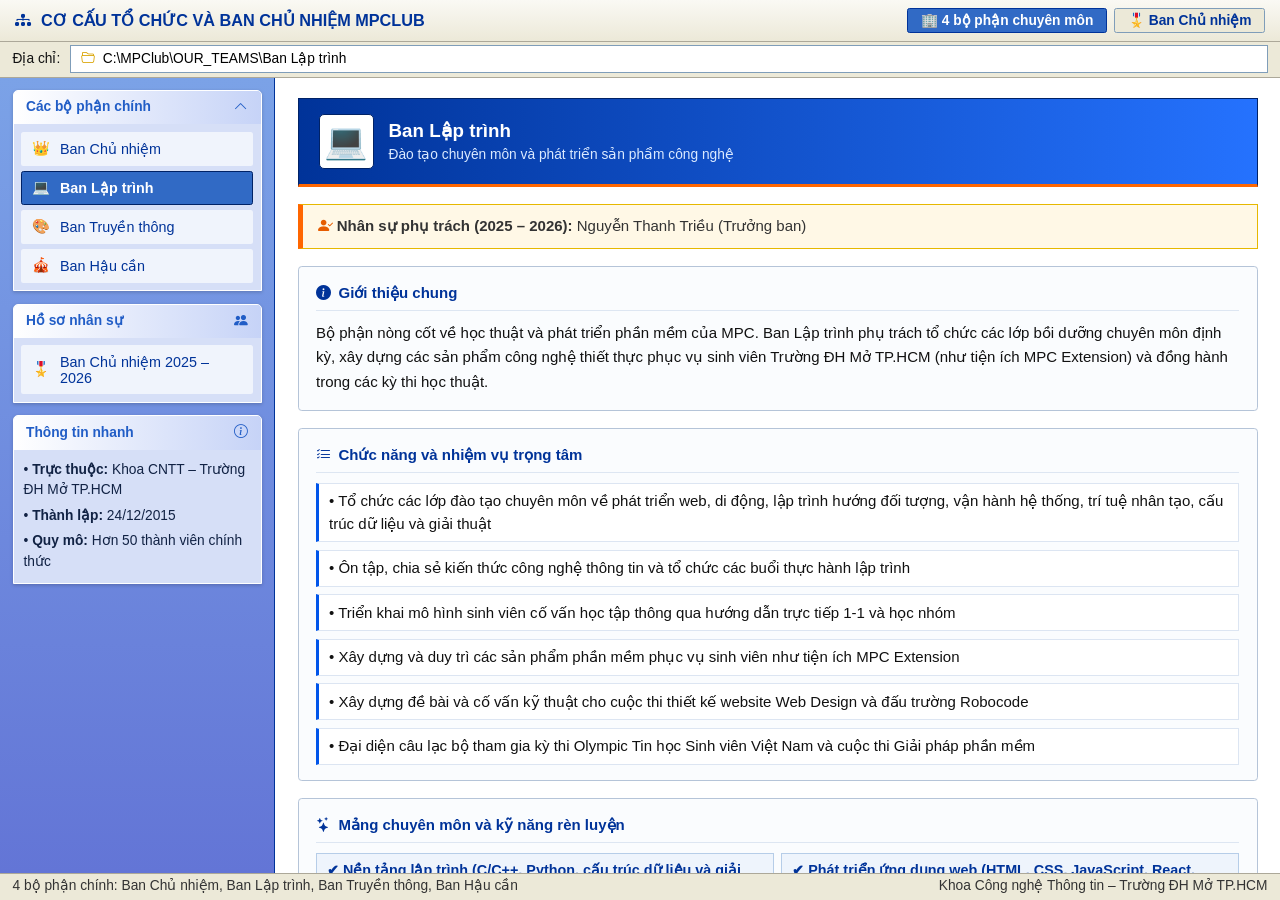
<file: apps/our_teams/index.html>
<!DOCTYPE html>
<html lang="vi">
<head>
  <meta charset="UTF-8">
  <meta name="viewport" content="width=device-width, initial-scale=1.0">
  <title>OUR_TEAMS – Cơ Cấu Tổ Chức & Ban Chủ Nhiệm MPClub</title>
  <link rel="stylesheet" href="../../assets/fonts/bootstrap-icons/bootstrap-icons.min.css">
  <link rel="stylesheet" href="https://cdn.jsdelivr.net/npm/bootstrap-icons@1.11.3/font/bootstrap-icons.min.css">
  <style>
    * {
      box-sizing: border-box;
      margin: 0;
      padding: 0;
    }
    body {
      background: #ece9d8;
      color: #111;
      font-family: Tahoma, "Segoe UI", Arial, sans-serif;
      font-size: 12px;
      line-height: 1.5;
      height: 100vh;
      display: flex;
      flex-direction: column;
      overflow: hidden;
    }

    .xp-toolbar {
      background: linear-gradient(180deg, #faf9f4 0%, #ece9d8 100%);
      border-bottom: 1px solid #aca899;
      padding: 6px 12px;
      display: flex;
      justify-content: space-between;
      align-items: center;
      flex-shrink: 0;
      flex-wrap: wrap;
      gap: 6px;
    }
    .xp-toolbar-title {
      font-size: 13px;
      font-weight: bold;
      color: #003399;
      display: flex;
      align-items: center;
      gap: 8px;
    }
    .xp-toolbar-actions {
      display: flex;
      gap: 6px;
    }
    .xp-view-btn {
      background: #ece9d8;
      border: 1px solid #7f9db9;
      padding: 3px 10px;
      font-family: Tahoma, sans-serif;
      font-size: 11px;
      cursor: pointer;
      border-radius: 2px;
      color: #003399;
      font-weight: bold;
    }
    .xp-view-btn.active, .xp-view-btn:hover {
      background: #316ac5;
      color: #fff;
      border-color: #003399;
    }

    .xp-address-bar {
      background: #ece9d8;
      border-bottom: 1px solid #aca899;
      padding: 3px 10px;
      display: flex;
      align-items: center;
      gap: 8px;
      font-size: 11px;
      flex-shrink: 0;
    }
    .xp-address-input {
      flex: 1;
      background: #ffffff;
      border: 1px solid #7f9db9;
      padding: 2px 8px;
      font-family: Tahoma, sans-serif;
      font-size: 11px;
      color: #000;
      display: flex;
      align-items: center;
      gap: 6px;
    }

    .xp-main {
      flex: 1;
      display: flex;
      overflow: hidden;
    }

    .xp-sidebar {
      width: 220px;
      background: linear-gradient(180deg, #7ba2e7 0%, #6375d6 100%);
      padding: 10px;
      overflow-y: auto;
      display: flex;
      flex-direction: column;
      gap: 10px;
      border-right: 1px solid #003399;
      flex-shrink: 0;
    }
    .xp-task-box {
      background: #d6dff7;
      border: 1px solid #ffffff;
      border-radius: 4px 4px 0 0;
      overflow: hidden;
      box-shadow: 0 1px 3px rgba(0,0,0,0.2);
    }
    .xp-task-header {
      background: linear-gradient(90deg, #ffffff 0%, #c6d3f7 100%);
      color: #215dc6;
      font-weight: bold;
      padding: 5px 10px;
      font-size: 11px;
      display: flex;
      justify-content: space-between;
      align-items: center;
    }
    .xp-task-body {
      padding: 6px;
      display: flex;
      flex-direction: column;
      gap: 4px;
    }
    .team-nav-btn {
      display: flex;
      align-items: center;
      gap: 8px;
      padding: 6px 8px;
      border-radius: 2px;
      cursor: pointer;
      border: 1px solid transparent;
      background: rgba(255,255,255,0.65);
      color: #003399;
      font-size: 11.5px;
      text-align: left;
    }
    .team-nav-btn:hover {
      background: #ffffff;
      border-color: #316ac5;
    }
    .team-nav-btn.active {
      background: #316ac5;
      color: #ffffff;
      font-weight: bold;
      border-color: #002266;
    }

    .xp-content {
      flex: 1;
      background: #ffffff;
      padding: 16px 18px;
      overflow-y: auto;
    }

    .view-section {
      display: none;
    }
    .view-section.active {
      display: block;
    }

    .dept-banner {
      background: linear-gradient(90deg, #003399 0%, #2572fe 100%);
      color: #fff;
      padding: 12px 16px;
      border: 1px solid #002266;
      border-bottom: 3px solid #ff6600;
      margin-bottom: 14px;
      display: flex;
      align-items: center;
      justify-content: space-between;
    }
    .dept-banner-left {
      display: flex;
      align-items: center;
      gap: 12px;
    }
    .dept-icon {
      font-size: 28px;
      background: #fff;
      width: 44px;
      height: 44px;
      border-radius: 4px;
      display: flex;
      align-items: center;
      justify-content: center;
      border: 1px solid #002266;
    }
    .dept-title {
      font-size: 15px;
      font-weight: bold;
    }
    .dept-sub {
      font-size: 11px;
      color: #dbeaff;
    }

    .lead-callout {
      background: #fff8e6;
      border: 1px solid #e6b800;
      border-left: 4px solid #ff6600;
      padding: 8px 12px;
      margin-bottom: 14px;
      font-size: 12px;
      color: #333;
    }

    .xp-fieldset {
      border: 1px solid #b5c4d8;
      border-radius: 3px;
      padding: 12px 14px;
      margin-bottom: 14px;
      background: #fafcfe;
    }
    .xp-fieldset-title {
      font-weight: bold;
      color: #003399;
      margin-bottom: 8px;
      padding-bottom: 4px;
      border-bottom: 1px solid #dde6f2;
      display: flex;
      align-items: center;
      gap: 6px;
    }

    .task-list {
      list-style: none;
      display: flex;
      flex-direction: column;
      gap: 6px;
    }
    .task-list li {
      padding: 5px 8px;
      background: #ffffff;
      border: 1px solid #dce5f2;
      border-left: 3px solid #0055ea;
    }

    .skills-grid {
      list-style: none;
      display: grid;
      grid-template-columns: 1fr 1fr;
      gap: 6px;
    }
    .skills-grid li {
      background: #eef4fc;
      border: 1px solid #b6cde8;
      padding: 5px 8px;
      font-weight: bold;
      color: #003399;
      font-size: 11.5px;
    }

    .xp-btn-cta {
      background: linear-gradient(180deg, #ff8533 0%, #e65c00 100%);
      color: #fff;
      border: 1px solid #803300;
      box-shadow: inset 1px 1px 0 rgba(255,255,255,0.4);
      padding: 7px 16px;
      font-family: Tahoma, sans-serif;
      font-size: 12px;
      font-weight: bold;
      border-radius: 3px;
      cursor: pointer;
      display: inline-flex;
      align-items: center;
      gap: 6px;
      white-space: nowrap;
      box-sizing: border-box;
    }
    .xp-btn-cta:hover {
      background: linear-gradient(180deg, #ff944d 0%, #ff6600 100%);
    }

    .xp-table {
      width: 100%;
      border-collapse: collapse;
      font-size: 12px;
      margin-bottom: 12px;
    }
    .xp-table th, .xp-table td {
      border: 1px solid #c0cfe0;
      padding: 6px 10px;
      text-align: left;
    }
    .xp-table th {
      background: linear-gradient(180deg, #f0f4fa 0%, #dce4f0 100%);
      color: #003399;
      font-weight: bold;
    }
    .xp-table tr:nth-child(even) td {
      background: #f7faff;
    }
    .role-badge {
      display: inline-block;
      background: #0055ea;
      color: #fff;
      font-size: 10.5px;
      font-weight: bold;
      padding: 1px 6px;
      border-radius: 2px;
    }
    .role-badge.orange { background: #e65c00; }
    .role-badge.green { background: #2e7d32; }

    .xp-statusbar {
      height: 22px;
      background: #ece9d8;
      border-top: 1px solid #aca899;
      padding: 0 10px;
      display: flex;
      align-items: center;
      justify-content: space-between;
      font-size: 11px;
      color: #333;
      flex-shrink: 0;
    }

    @media (max-width: 650px) {
      .xp-toolbar {
        padding: 6px 10px;
        gap: 6px;
      }
      .xp-toolbar-title {
        font-size: 11.5px;
        width: 100%;
        margin-bottom: 2px;
      }
      .xp-toolbar-actions {
        width: 100%;
        display: flex;
        gap: 6px;
      }
      .xp-view-btn {
        flex: 1;
        text-align: center;
        padding: 6px 4px;
        font-size: 11px;
        white-space: nowrap;
        overflow: hidden;
        text-overflow: ellipsis;
        display: flex;
        align-items: center;
        justify-content: center;
      }

      .xp-address-bar {
        padding: 3px 8px;
        font-size: 10.5px;
      }

      .xp-main {
        flex-direction: column;
      }

      /* Horizontal pill bar for departments on mobile instead of tall accordion */
      .xp-sidebar {
        width: 100% !important;
        height: auto !important;
        max-height: none !important;
        padding: 6px 8px !important;
        background: #d6dff7 !important;
        border-right: none !important;
        border-bottom: 1px solid #7f9db9 !important;
        flex-shrink: 0 !important;
        overflow-y: hidden !important;
        overflow-x: auto !important;
      }
      .xp-sidebar .xp-task-box {
        background: transparent !important;
        border: none !important;
        box-shadow: none !important;
        border-radius: 0 !important;
      }
      .xp-sidebar .xp-task-header {
        display: none !important;
      }
      .xp-sidebar .xp-task-box:nth-child(2),
      .xp-sidebar .xp-task-box:nth-child(3) {
        display: none !important;
      }
      .xp-sidebar #teams-nav {
        display: flex !important;
        flex-direction: row !important;
        gap: 6px !important;
        overflow-x: auto !important;
        padding: 0 !important;
        scrollbar-width: none !important;
      }
      .xp-sidebar #teams-nav::-webkit-scrollbar {
        display: none !important;
      }
      .xp-sidebar .team-nav-btn {
        flex-shrink: 0 !important;
        min-height: 32px !important;
        padding: 4px 10px !important;
        font-size: 11px !important;
        white-space: nowrap !important;
        background: #ffffff !important;
        border: 1px solid #7f9db9 !important;
        border-radius: 3px !important;
        color: #003399 !important;
      }
      .xp-sidebar .team-nav-btn.active {
        background: #316ac5 !important;
        color: #ffffff !important;
        border-color: #002266 !important;
      }

      .xp-content {
        padding: 10px 12px;
      }

      .skills-grid {
        grid-template-columns: 1fr;
      }

      .teams-cta-box {
        flex-direction: column;
        align-items: stretch !important;
      }
      .teams-cta-box .xp-btn-cta {
        width: 100%;
        justify-content: center;
        height: 34px;
      }

      /* Hide statusbar on mobile to completely prevent overlapping text collision */
      .xp-statusbar {
        display: none !important;
      }
    }
  </style>
  <link rel="stylesheet" href="../shared/responsive.css">
</head>
<body>

  <!-- Top Toolbar -->
  <div class="xp-toolbar">
    <div class="xp-toolbar-title">
      <i class="bi bi-diagram-3-fill"></i>
      <span data-vi="CƠ CẤU TỔ CHỨC VÀ BAN CHỦ NHIỆM MPCLUB" data-en="MPCLUB ORGANIZATION AND EXECUTIVE BOARD">CƠ CẤU TỔ CHỨC VÀ BAN CHỦ NHIỆM MPCLUB</span>
    </div>
    <div class="xp-toolbar-actions">
      <button class="xp-view-btn active" data-view="view-depts" data-vi="🏢 4 bộ phận chuyên môn" data-en="🏢 4 departments">🏢 4 bộ phận chuyên môn</button>
      <button class="xp-view-btn" data-view="view-board" data-vi="🎖️ Ban Chủ nhiệm" data-en="🎖️ Executive Board">🎖️ Ban Chủ nhiệm</button>
    </div>
  </div>

  <!-- Address Bar -->
  <div class="xp-address-bar">
    <span data-vi="Địa chỉ:" data-en="Address:">Địa chỉ:</span>
    <div class="xp-address-input">
      <i class="bi bi-folder2-open" style="color: #d9a300;"></i>
      <span id="address-path">C:\MPClub\OUR_TEAMS\Ban Lập trình</span>
    </div>
  </div>

  <!-- Main Content -->
  <div class="xp-main">
    <!-- Left Sidebar -->
    <div class="xp-sidebar">
      <div class="xp-task-box">
        <div class="xp-task-header">
          <span data-vi="Các bộ phận chính" data-en="Main departments">Các bộ phận chính</span>
          <i class="bi bi-chevron-up"></i>
        </div>
        <div class="xp-task-body" id="teams-nav"></div>
      </div>

      <div class="xp-task-box">
        <div class="xp-task-header">
          <span data-vi="Hồ sơ nhân sự" data-en="Leadership roster">Hồ sơ nhân sự</span>
          <i class="bi bi-people-fill"></i>
        </div>
        <div class="xp-task-body">
          <button class="team-nav-btn" id="side-btn-board">
            <span>🎖️</span> <span data-vi="Ban Chủ nhiệm 2025 – 2026" data-en="Executive Board 2025 – 2026">Ban Chủ nhiệm 2025 – 2026</span>
          </button>
        </div>
      </div>

      <div class="xp-task-box">
        <div class="xp-task-header">
          <span data-vi="Thông tin nhanh" data-en="Quick facts">Thông tin nhanh</span>
          <i class="bi bi-info-circle"></i>
        </div>
        <div class="xp-task-body" style="font-size: 11px; color: #112244; padding: 8px;" data-html-vi="<div>• <strong>Trực thuộc:</strong> Khoa CNTT – Trường ĐH Mở TP.HCM</div><div>• <strong>Thành lập:</strong> 24/12/2015</div><div>• <strong>Quy mô:</strong> Hơn 50 thành viên chính thức</div>" data-html-en="<div>• <strong>Unit:</strong> Faculty of IT – Trường ĐH Mở TP.HCM</div><div>• <strong>Founded:</strong> 24/12/2015</div><div>• <strong>Size:</strong> 50+ active members</div>">
          <div>• <strong>Trực thuộc:</strong> Khoa CNTT – Trường ĐH Mở TP.HCM</div>
          <div>• <strong>Thành lập:</strong> 24/12/2015</div>
          <div>• <strong>Quy mô:</strong> Hơn 50 thành viên chính thức</div>
        </div>
      </div>
    </div>

    <!-- Right Content Area -->
    <div class="xp-content">
      <!-- SECTION 1: DEPARTMENT DETAIL -->
      <div class="view-section active" id="view-depts">
        <div id="teams-content"></div>
      </div>

      <!-- SECTION 2: EXECUTIVE BOARD 2025 - 2026 -->
      <div class="view-section" id="view-board">
        <div class="dept-banner">
          <div class="dept-banner-left">
            <div class="dept-icon">🎖️</div>
            <div>
              <div class="dept-title" data-vi="BAN CHỦ NHIỆM VÀ TRƯỞNG CÁC BAN (NHIỆM KỲ 2025 – 2026)" data-en="EXECUTIVE BOARD AND DEPARTMENT HEADS (TERM 2025 – 2026)">BAN CHỦ NHIỆM VÀ TRƯỞNG CÁC BAN (NHIỆM KỲ 2025 – 2026)</div>
              <div class="dept-sub" data-vi="Câu lạc bộ Lập trình trên thiết bị di động • Khoa Công nghệ Thông tin – Trường ĐH Mở TP.HCM" data-en="Mobile Programming Club • Faculty of IT – Trường ĐH Mở TP.HCM">Câu lạc bộ Lập trình trên thiết bị di động • Khoa Công nghệ Thông tin – Trường ĐH Mở TP.HCM</div>
            </div>
          </div>
        </div>

        <div class="xp-fieldset">
          <div class="xp-fieldset-title"><i class="bi bi-award-fill"></i> <span data-vi="Danh sách Ban Chủ nhiệm và Trưởng các ban chuyên môn (2025 – 2026)" data-en="Executive Board and Department Heads (2025 – 2026)">Danh sách Ban Chủ nhiệm và Trưởng các ban chuyên môn (2025 – 2026)</span></div>
          <table class="xp-table">
            <thead>
              <tr>
                <th data-vi="Họ và tên" data-en="Full name">Họ và tên</th>
                <th data-vi="Chức vụ" data-en="Position">Chức vụ</th>
                <th data-vi="Bộ phận" data-en="Department">Bộ phận</th>
                <th data-vi="Nhiệm kỳ" data-en="Term">Nhiệm kỳ</th>
              </tr>
            </thead>
            <tbody>
              <tr>
                <td><strong>Nguyễn Thị Kim Oanh</strong></td>
                <td><span class="role-badge orange" data-vi="Chủ nhiệm CLB" data-en="Club President">Chủ nhiệm CLB</span></td>
                <td data-vi="Ban Chủ nhiệm" data-en="Executive Board">Ban Chủ nhiệm</td>
                <td>2025 – 2026</td>
              </tr>
              <tr>
                <td><strong>Phạm Đức Thắng</strong></td>
                <td><span class="role-badge" data-vi="Phó chủ nhiệm" data-en="Vice President">Phó chủ nhiệm</span></td>
                <td data-vi="Ban Chủ nhiệm" data-en="Executive Board">Ban Chủ nhiệm</td>
                <td>2025 – 2026</td>
              </tr>
              <tr>
                <td><strong>Cao Đỗ Huyền Trân</strong></td>
                <td><span class="role-badge" data-vi="Phó chủ nhiệm" data-en="Vice President">Phó chủ nhiệm</span></td>
                <td data-vi="Ban Chủ nhiệm" data-en="Executive Board">Ban Chủ nhiệm</td>
                <td>2025 – 2026</td>
              </tr>
              <tr>
                <td><strong>Nguyễn Thanh Triều</strong></td>
                <td><span class="role-badge green" data-vi="Trưởng ban Lập trình" data-en="Head of Programming">Trưởng ban Lập trình</span></td>
                <td data-vi="Ban Lập trình" data-en="Programming Department">Ban Lập trình</td>
                <td>2025 – 2026</td>
              </tr>
              <tr>
                <td><strong>Lê Nguyễn Vân Anh</strong></td>
                <td><span class="role-badge green" data-vi="Trưởng ban Truyền thông" data-en="Head of Media">Trưởng ban Truyền thông</span></td>
                <td data-vi="Ban Truyền thông" data-en="Media Department">Ban Truyền thông</td>
                <td>2025 – 2026</td>
              </tr>
              <tr>
                <td><strong>Trần Võ Thị Thu Uyên</strong></td>
                <td><span class="role-badge green" data-vi="Trưởng ban Hậu cần" data-en="Head of Logistics">Trưởng ban Hậu cần</span></td>
                <td data-vi="Ban Hậu cần" data-en="Logistics Department">Ban Hậu cần</td>
                <td>2025 – 2026</td>
              </tr>
            </tbody>
          </table>
        </div>

        <div style="margin-top: 12px; background: linear-gradient(180deg, #f4f8ff 0%, #e3edfb 100%); border: 1px solid #7f9db9; border-left: 4px solid #ff6600; border-radius: 3px; padding: 10px 14px; display: flex; align-items: center; justify-content: space-between; gap: 12px; flex-wrap: wrap;">
          <div>
            <strong style="color: #003399; font-size: 12px; display: block;" data-vi="👥 Xem thêm danh sách thành viên và cựu thành viên các khóa" data-en="👥 Browse the full MPC members and alumni archive">👥 Xem thêm danh sách thành viên và cựu thành viên các khóa</strong>
            <span style="font-size: 11px; color: #444;" data-vi="Tra cứu thông tin các nhiệm kỳ trên trang thông tin chính thức của câu lạc bộ." data-en="Explore member profiles across terms on our official website.">Tra cứu thông tin các nhiệm kỳ trên trang thông tin chính thức của câu lạc bộ.</span>
          </div>
          <a class="xp-btn-cta" id="link-more-members" href="https://www.mpclub.dev/vi/members" target="_blank" rel="noopener" style="text-decoration: none;">
            <i class="bi bi-globe2"></i> <span data-vi="Xem thêm tại mpclub.dev" data-en="View more at mpclub.dev">Xem thêm tại mpclub.dev</span> <i class="bi bi-box-arrow-up-right"></i>
          </a>
        </div>
      </div>

    </div>
  </div>

  <!-- Status Bar -->
  <div class="xp-statusbar">
    <span data-vi="4 bộ phận chính: Ban Chủ nhiệm, Ban Lập trình, Ban Truyền thông, Ban Hậu cần" data-en="4 main bodies: Executive Board, Programming, Media, Logistics">4 bộ phận chính: Ban Chủ nhiệm, Ban Lập trình, Ban Truyền thông, Ban Hậu cần</span>
    <span data-vi="Khoa Công nghệ Thông tin – Trường ĐH Mở TP.HCM" data-en="Faculty of IT – Trường ĐH Mở TP.HCM">Khoa Công nghệ Thông tin – Trường ĐH Mở TP.HCM</span>
  </div>

  <script src="../../js/config.js"></script>
  <script src="../shared/lang.js"></script>
  <script>
    let teamsData = [];
    let activeId = "BLT";

    function switchMainView(viewId) {
      document.querySelectorAll('.xp-view-btn').forEach(b => {
        b.classList.toggle('active', b.dataset.view === viewId);
      });
      document.querySelectorAll('.view-section').forEach(s => {
        s.classList.toggle('active', s.id === viewId);
      });
      const sidebar = document.querySelector('.xp-sidebar');
      if (sidebar && window.innerWidth <= 650) {
        sidebar.style.display = viewId === 'view-board' ? 'none' : 'block';
      }
    }

    document.querySelectorAll('.xp-view-btn').forEach(btn => {
      btn.addEventListener('click', () => switchMainView(btn.dataset.view));
    });

    document.getElementById('side-btn-board').addEventListener('click', () => {
      switchMainView('view-board');
      document.getElementById('address-path').textContent = 'C:\\MPClub\\OUR_TEAMS\\Ban_Chu_Nhiem';
    });

    function renderNav() {
      const vi = SubAppI18n.isVi();
      const navEl = document.getElementById('teams-nav');
      navEl.innerHTML = teamsData.map(t => {
        const label = vi ? t.name_vi : (t.name_en || t.name_vi);
        return `
          <button class="team-nav-btn ${t.id === activeId ? 'active' : ''}" data-id="${t.id}">
            <span>${t.icon}</span>
            <span>${label}</span>
          </button>
        `;
      }).join('');

      navEl.querySelectorAll('.team-nav-btn').forEach(btn => {
        btn.addEventListener('click', () => {
          activeId = btn.getAttribute('data-id');
          switchMainView('view-depts');
          renderNav();
          renderDetail();
        });
      });
    }

    function renderDetail() {
      const vi = SubAppI18n.isVi();
      const mLink = document.getElementById('link-more-members');
      if (mLink) mLink.href = vi ? 'https://www.mpclub.dev/vi/members' : 'https://www.mpclub.dev/en/members';

      const detailEl = document.getElementById('teams-content');
      const team = teamsData.find(t => t.id === activeId) || teamsData[0];
      if (!team) return;

      const title = vi ? team.name_vi : (team.name_en || team.name_vi);
      const shortDesc = vi ? team.short_vi : (team.short_en || team.short_vi);
      const lead = vi ? team.lead : (team.lead_en || team.lead);
      const desc = vi ? team.desc_vi : (team.desc_en || team.desc_vi);
      const tasks = vi ? (team.tasks_vi || []) : (team.tasks_en || team.tasks_vi || []);
      const skills = vi ? (team.skills_vi || []) : (team.skills_en || team.skills_vi || []);

      document.getElementById('address-path').textContent = `C:\\MPClub\\OUR_TEAMS\\${title}`;

      detailEl.innerHTML = `
        <div class="dept-banner">
          <div class="dept-banner-left">
            <div class="dept-icon">${team.icon}</div>
            <div>
              <div class="dept-title">${title}</div>
              <div class="dept-sub">${shortDesc || ''}</div>
            </div>
          </div>
        </div>

        ${lead ? `<div class="lead-callout"><i class="bi bi-person-check-fill" style="color:#e65c00;"></i> <strong>${vi ? 'Nhân sự phụ trách (2025 – 2026):' : 'Department Head (2025 – 2026):'}</strong> ${lead}</div>` : ''}

        <div class="xp-fieldset">
          <div class="xp-fieldset-title"><i class="bi bi-info-circle-fill"></i> ${vi ? 'Giới thiệu chung' : 'Overview'}</div>
          <p style="line-height: 1.65;">${desc}</p>
        </div>

        ${tasks.length ? `
        <div class="xp-fieldset">
          <div class="xp-fieldset-title"><i class="bi bi-list-check"></i> ${vi ? 'Chức năng và nhiệm vụ trọng tâm' : 'Core responsibilities and functions'}</div>
          <ul class="task-list">
            ${tasks.map(task => `<li>• ${task}</li>`).join('')}
          </ul>
        </div>
        ` : ''}

        <div class="xp-fieldset">
          <div class="xp-fieldset-title"><i class="bi bi-stars"></i> ${vi ? 'Mảng chuyên môn và kỹ năng rèn luyện' : 'Specializations and skills gained'}</div>
          <ul class="skills-grid">
            ${skills.map(s => `<li>✔ ${s}</li>`).join('')}
          </ul>
        </div>

        <div class="teams-cta-box" style="display:flex; justify-content:space-between; align-items:center; margin-top: 12px; flex-wrap:wrap; gap:8px;">
          <span style="font-size:11px; color:#555;">${vi ? 'Bạn muốn đồng hành cùng bộ phận này? Hãy đăng ký ứng tuyển ngay nhé!' : 'Ready to join this department? Apply now!'}</span>
          <button class="xp-btn-cta" id="btn-apply-now">
            <i class="bi bi-rocket-takeoff-fill"></i> ${vi ? 'Điền đơn ngay ▸' : 'Apply now ▸'}
          </button>
        </div>
      `;

      document.getElementById('btn-apply-now')?.addEventListener('click', () => {
        if (window.parent && window.parent.WindowManager) {
          window.parent.WindowManager.open('JOIN_MPC.exe');
        }
      });
    }

    fetch('./teams.json')
      .then(r => r.json())
      .then(data => {
        teamsData = data;
        renderNav();
        renderDetail();
      });

    SubAppI18n.onChange(() => {
      renderNav();
      renderDetail();
    });
  </script>
</body>
</html>
</file>
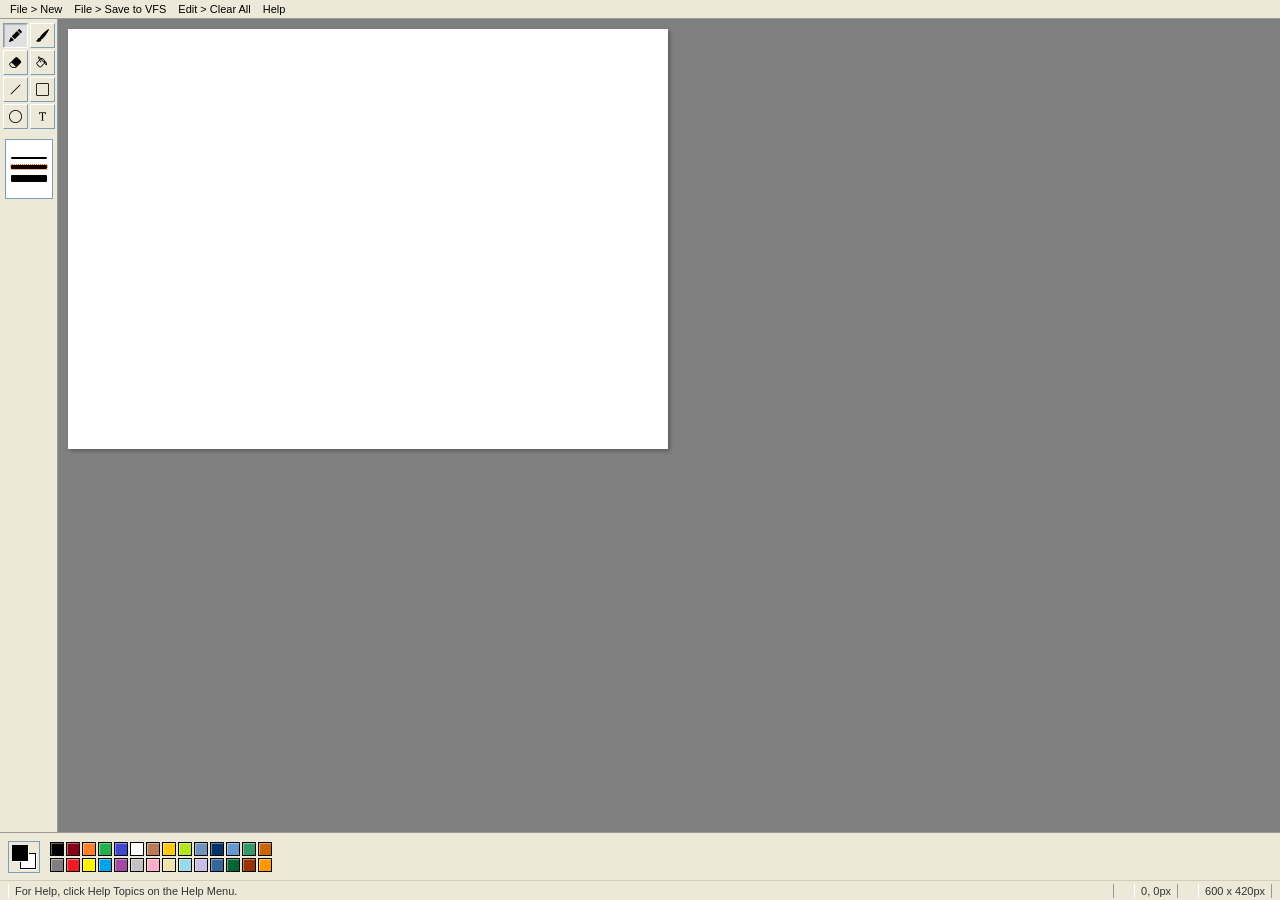
<file: apps/paint/index.html>
<!DOCTYPE html>
<html lang="vi">
<head>
  <meta charset="UTF-8">
  <meta name="viewport" content="width=device-width, initial-scale=1.0">
  <title>Paint - untitled</title>
  <link rel="stylesheet" href="../../assets/fonts/bootstrap-icons/bootstrap-icons.min.css">
  <style>
    * {
      box-sizing: border-box;
      margin: 0;
      padding: 0;
      user-select: none;
      -webkit-user-select: none;
    }
    body {
      font-family: Tahoma, "Segoe UI", Arial, sans-serif;
      font-size: 11px;
      background-color: #ece9d8;
      height: 100vh;
      display: flex;
      flex-direction: column;
      overflow: hidden;
      color: #000;
    }

    /* Menu bar */
    .paint-menubar {
      display: flex;
      background: #ece9d8;
      border-bottom: 1px solid #999;
      padding: 1px 4px;
      font-size: 11px;
    }
    .paint-menu-item {
      padding: 2px 6px;
      cursor: pointer;
      position: relative;
    }
    .paint-menu-item:hover {
      background: #316ac5;
      color: #fff;
    }

    /* Main workspace layout */
    .paint-workspace {
      flex: 1;
      display: flex;
      overflow: hidden;
      position: relative;
    }

    /* Left toolbar */
    .paint-toolbar {
      width: 58px;
      background: #ece9d8;
      border-right: 1px solid #999;
      display: flex;
      flex-direction: column;
      padding: 4px 2px;
      align-items: center;
      gap: 2px;
      flex-shrink: 0;
    }
    .tools-grid {
      display: grid;
      grid-template-columns: repeat(2, 25px);
      gap: 2px;
    }
    .tool-btn {
      width: 25px;
      height: 25px;
      background: #ece9d8;
      border: 1px solid #fff;
      border-right-color: #7f9db9;
      border-bottom-color: #7f9db9;
      display: flex;
      align-items: center;
      justify-content: center;
      cursor: pointer;
      font-size: 13px;
    }
    .tool-btn:active, .tool-btn.active {
      border: 1px solid #7f9db9;
      border-right-color: #fff;
      border-bottom-color: #fff;
      background: #e0e0e0;
      box-shadow: inset 1px 1px 1px rgba(0,0,0,0.2);
    }

    /* Tool Options Box (brush sizes, shape fill, etc.) */
    .tool-options-box {
      width: 48px;
      height: 60px;
      border: 1px solid #7f9db9;
      background: #fff;
      margin-top: 8px;
      display: flex;
      flex-direction: column;
      align-items: center;
      justify-content: center;
      gap: 6px;
      padding: 4px;
    }
    .size-option {
      width: 36px;
      height: 6px;
      background: #000;
      cursor: pointer;
      border-radius: 1px;
    }
    .size-option.size-1 { height: 2px; }
    .size-option.size-2 { height: 4px; }
    .size-option.size-3 { height: 7px; }
    .size-option.active { outline: 1px dotted #ff5500; }

    /* Canvas Area */
    .canvas-scroll-container {
      flex: 1;
      background-color: #808080;
      overflow: auto;
      padding: 10px;
      display: flex;
      align-items: flex-start;
      justify-content: flex-start;
    }
    .canvas-wrapper {
      position: relative;
      background: #ffffff;
      box-shadow: 2px 2px 4px rgba(0,0,0,0.3);
      cursor: crosshair;
    }
    #paint-canvas {
      display: block;
      background-color: #ffffff;
    }

    /* Bottom Color Palette */
    .paint-palette-bar {
      height: 48px;
      background: #ece9d8;
      border-top: 1px solid #999;
      display: flex;
      align-items: center;
      padding: 4px 8px;
      gap: 10px;
    }
    .color-preview-box {
      width: 32px;
      height: 32px;
      position: relative;
      background: #ece9d8;
      border: 1px solid #7f9db9;
    }
    .color-sec-box {
      position: absolute;
      right: 3px;
      bottom: 3px;
      width: 16px;
      height: 16px;
      background: #ffffff;
      border: 1px solid #000;
      box-shadow: 1px 1px 0 #fff;
    }
    .color-pri-box {
      position: absolute;
      left: 3px;
      top: 3px;
      width: 16px;
      height: 16px;
      background: #000000;
      border: 1px solid #000;
      box-shadow: 1px 1px 0 #fff;
      z-index: 2;
    }
    .palette-swatches {
      display: grid;
      grid-template-rows: repeat(2, 14px);
      grid-auto-flow: column;
      gap: 2px;
    }
    .color-swatch {
      width: 14px;
      height: 14px;
      border: 1px solid #000;
      box-shadow: inset 1px 1px 0 rgba(255,255,255,0.4);
      cursor: pointer;
    }

    /* Status bar */
    .paint-statusbar {
      height: 20px;
      background: #ece9d8;
      border-top: 1px solid #d0ccb8;
      display: flex;
      align-items: center;
      padding: 0 8px;
      font-size: 11px;
      color: #333;
      gap: 20px;
    }
    .sb-section {
      border-left: 1px solid #fff;
      border-right: 1px solid #999;
      padding: 0 6px;
      height: 14px;
      display: flex;
      align-items: center;
    }

    @media (max-width: 600px) {
      .paint-menubar {
        overflow-x: auto;
        white-space: nowrap;
        scrollbar-width: none;
      }
      .paint-menubar::-webkit-scrollbar {
        display: none;
      }
      .paint-menu-item {
        white-space: nowrap;
      }
      .paint-palette-bar {
        overflow-x: auto;
        white-space: nowrap;
        scrollbar-width: none;
      }
      .paint-palette-bar::-webkit-scrollbar {
        display: none;
      }
    }
  </style>
</head>
<body>
  <!-- Menu Bar -->
  <div class="paint-menubar">
    <div class="paint-menu-item" id="menu-new">File &gt; New</div>
    <div class="paint-menu-item" id="menu-save">File &gt; Save to VFS</div>
    <div class="paint-menu-item" id="menu-clear">Edit &gt; Clear All</div>
    <div class="paint-menu-item" id="menu-help">Help</div>
  </div>

  <!-- Workspace -->
  <div class="paint-workspace">
    <!-- Toolbar -->
    <div class="paint-toolbar">
      <div class="tools-grid">
        <button class="tool-btn active" data-tool="pencil" title="Pencil"><i class="bi bi-pencil-fill"></i></button>
        <button class="tool-btn" data-tool="brush" title="Brush"><i class="bi bi-brush-fill"></i></button>
        <button class="tool-btn" data-tool="eraser" title="Eraser"><i class="bi bi-eraser-fill"></i></button>
        <button class="tool-btn" data-tool="bucket" title="Fill Bucket"><i class="bi bi-paint-bucket"></i></button>
        <button class="tool-btn" data-tool="line" title="Line"><i class="bi bi-slash-lg"></i></button>
        <button class="tool-btn" data-tool="rect" title="Rectangle"><i class="bi bi-square"></i></button>
        <button class="tool-btn" data-tool="circle" title="Ellipse"><i class="bi bi-circle"></i></button>
        <button class="tool-btn" data-tool="text" title="Text"><i class="bi bi-fonts"></i></button>
      </div>

      <!-- Size options -->
      <div class="tool-options-box">
        <div class="size-option size-1" data-size="2"></div>
        <div class="size-option size-2 active" data-size="4"></div>
        <div class="size-option size-3" data-size="8"></div>
      </div>
    </div>

    <!-- Canvas Scroll Container -->
    <div class="canvas-scroll-container">
      <div class="canvas-wrapper">
        <canvas id="paint-canvas" width="600" height="420"></canvas>
      </div>
    </div>
  </div>

  <!-- Color Palette -->
  <div class="paint-palette-bar">
    <div class="color-preview-box">
      <div class="color-pri-box" id="cur-pri-color"></div>
      <div class="color-sec-box" id="cur-sec-color"></div>
    </div>

    <div class="palette-swatches" id="palette-swatches"></div>
  </div>

  <!-- Status Bar -->
  <div class="paint-statusbar">
    <div class="sb-section" style="flex: 1;" id="sb-status">For Help, click Help Topics on the Help Menu.</div>
    <div class="sb-section" id="sb-pos">0, 0px</div>
    <div class="sb-section" id="sb-size">600 x 420px</div>
  </div>

  <script>
    const canvas = document.getElementById('paint-canvas');
    const ctx = canvas.getContext('2d');
    const priBox = document.getElementById('cur-pri-color');
    const secBox = document.getElementById('cur-sec-color');
    const posEl = document.getElementById('sb-pos');
    const dialog = (window.parent && window.parent.XPDialog) || {
      alert: (m, t, o) => Promise.resolve(window.alert(m)),
      confirm: (m, t, o) => Promise.resolve(window.confirm(m)),
      prompt: (m, d, t, o) => Promise.resolve(window.prompt(m, d))
    };

    let currentTool = 'pencil';
    let primaryColor = '#000000';
    let secondaryColor = '#ffffff';
    let lineWidth = 4;
    let isDrawing = false;
    let startX = 0, startY = 0;
    let snapshot = null;

    // Standard XP 28 Colors Palette
    const COLORS = [
      '#000000', '#7f7f7f', '#880015', '#ed1c24', '#ff7f27', '#fff200', '#22b14c', '#00a2e8', '#3f48cc', '#a349a4',
      '#ffffff', '#c3c3c3', '#b97a57', '#ffaec9', '#ffc90e', '#efe4b0', '#b5e61d', '#99d9ea', '#7092be', '#c8bfe7',
      '#003366', '#336699', '#6699cc', '#006633', '#339966', '#993300', '#cc6600', '#ff9900'
    ];

    const swatchesContainer = document.getElementById('palette-swatches');
    COLORS.forEach(c => {
      const sw = document.createElement('div');
      sw.className = 'color-swatch';
      sw.style.backgroundColor = c;
      sw.addEventListener('click', () => {
        primaryColor = c;
        priBox.style.backgroundColor = c;
      });
      sw.addEventListener('contextmenu', (e) => {
        e.preventDefault();
        secondaryColor = c;
        secBox.style.backgroundColor = c;
      });
      swatchesContainer.appendChild(sw);
    });

    // Tool switching
    document.querySelectorAll('.tool-btn').forEach(btn => {
      btn.addEventListener('click', () => {
        document.querySelectorAll('.tool-btn').forEach(b => b.classList.remove('active'));
        btn.classList.add('active');
        currentTool = btn.dataset.tool;
      });
    });

    // Size switching
    document.querySelectorAll('.size-option').forEach(opt => {
      opt.addEventListener('click', () => {
        document.querySelectorAll('.size-option').forEach(o => o.classList.remove('active'));
        opt.classList.add('active');
        lineWidth = parseInt(opt.dataset.size, 10);
      });
    });

    // Canvas drawing coordinates helper
    function getCoords(e) {
      const rect = canvas.getBoundingClientRect();
      const clientX = e.touches ? e.touches[0].clientX : e.clientX;
      const clientY = e.touches ? e.touches[0].clientY : e.clientY;
      return {
        x: Math.round(clientX - rect.left),
        y: Math.round(clientY - rect.top)
      };
    }

    // Start drawing
    function startDraw(e) {
      isDrawing = true;
      const { x, y } = getCoords(e);
      startX = x;
      startY = y;

      ctx.lineWidth = currentTool === 'pencil' ? 2 : lineWidth;
      ctx.lineCap = 'round';
      ctx.lineJoin = 'round';
      ctx.strokeStyle = primaryColor;
      ctx.fillStyle = primaryColor;

      if (currentTool === 'eraser') {
        ctx.strokeStyle = secondaryColor;
        ctx.fillStyle = secondaryColor;
        ctx.lineWidth = lineWidth * 2;
      }

      snapshot = ctx.getImageData(0, 0, canvas.width, canvas.height);

      if (currentTool === 'pencil' || currentTool === 'brush' || currentTool === 'eraser') {
        ctx.beginPath();
        ctx.moveTo(x, y);
        ctx.lineTo(x, y);
        ctx.stroke();
      } else if (currentTool === 'bucket') {
        floodFill(x, y, primaryColor);
        isDrawing = false;
      } else if (currentTool === 'text') {
        dialog.prompt('Nhập văn bản cần vẽ:', 'MPClub 2026', 'Paint Text').then(text => {
          if (text) {
            ctx.font = '16px Tahoma, sans-serif';
            ctx.fillText(text, x, y);
          }
        });
        isDrawing = false;
      }
    }

    // Drawing motion
    function drawMove(e) {
      const { x, y } = getCoords(e);
      posEl.textContent = `${x}, ${y}px`;

      if (!isDrawing) return;

      if (currentTool === 'pencil' || currentTool === 'brush' || currentTool === 'eraser') {
        ctx.lineTo(x, y);
        ctx.stroke();
      } else if (currentTool === 'line') {
        ctx.putImageData(snapshot, 0, 0);
        ctx.beginPath();
        ctx.moveTo(startX, startY);
        ctx.lineTo(x, y);
        ctx.stroke();
      } else if (currentTool === 'rect') {
        ctx.putImageData(snapshot, 0, 0);
        ctx.strokeRect(startX, startY, x - startX, y - startY);
      } else if (currentTool === 'circle') {
        ctx.putImageData(snapshot, 0, 0);
        ctx.beginPath();
        const rx = Math.abs(x - startX) / 2;
        const ry = Math.abs(y - startY) / 2;
        const cx = Math.min(startX, x) + rx;
        const cy = Math.min(startY, y) + ry;
        ctx.ellipse(cx, cy, rx, ry, 0, 0, Math.PI * 2);
        ctx.stroke();
      }
    }

    // Stop drawing
    function stopDraw() {
      if (isDrawing) {
        ctx.closePath();
        isDrawing = false;
      }
    }

    canvas.addEventListener('mousedown', startDraw);
    window.addEventListener('mousemove', drawMove);
    window.addEventListener('mouseup', stopDraw);

    canvas.addEventListener('touchstart', (e) => {
      e.preventDefault();
      startDraw(e);
    }, { passive: false });
    window.addEventListener('touchmove', (e) => {
      drawMove(e);
    });
    window.addEventListener('touchend', stopDraw);

    // Flood Fill algorithm
    function floodFill(startX, startY, fillHex) {
      const imgData = ctx.getImageData(0, 0, canvas.width, canvas.height);
      const data = imgData.data;
      const targetR = data[(startY * canvas.width + startX) * 4];
      const targetG = data[(startY * canvas.width + startX) * 4 + 1];
      const targetB = data[(startY * canvas.width + startX) * 4 + 2];

      const rgb = hexToRgb(fillHex);
      if (!rgb || (rgb.r === targetR && rgb.g === targetG && rgb.b === targetB)) return;

      const queue = [[startX, startY]];
      const visited = new Uint8Array(canvas.width * canvas.height);

      while (queue.length > 0) {
        const [x, y] = queue.pop();
        if (x < 0 || x >= canvas.width || y < 0 || y >= canvas.height) continue;
        const idx = y * canvas.width + x;
        if (visited[idx]) continue;
        visited[idx] = 1;

        const pIdx = idx * 4;
        if (data[pIdx] === targetR && data[pIdx + 1] === targetG && data[pIdx + 2] === targetB) {
          data[pIdx] = rgb.r;
          data[pIdx + 1] = rgb.g;
          data[pIdx + 2] = rgb.b;
          data[pIdx + 3] = 255;

          queue.push([x + 1, y], [x - 1, y], [x, y + 1], [x, y - 1]);
        }
      }
      ctx.putImageData(imgData, 0, 0);
    }

    function hexToRgb(hex) {
      const res = /^#?([a-f\d]{2})([a-f\d]{2})([a-f\d]{2})$/i.exec(hex);
      return res ? {
        r: parseInt(res[1], 16),
        g: parseInt(res[2], 16),
        b: parseInt(res[3], 16)
      } : null;
    }

    // Menu handlers
    document.getElementById('menu-clear').addEventListener('click', () => {
      ctx.fillStyle = '#ffffff';
      ctx.fillRect(0, 0, canvas.width, canvas.height);
    });

    document.getElementById('menu-new').addEventListener('click', async () => {
      const ok = await dialog.confirm('Lưu thay đổi trước khi tạo mới?', 'Paint', { icon: 'warning' });
      if (ok) {
        await saveDrawing();
      }
      ctx.fillStyle = '#ffffff';
      ctx.fillRect(0, 0, canvas.width, canvas.height);
    });

    let editingTarget = null;
    try {
      if (window.parent && window.parent._paintEditTarget) {
        editingTarget = window.parent._paintEditTarget;
        window.parent._paintEditTarget = null;
      }
    } catch (e) {}

    async function saveDrawing() {
      const dataUrl = canvas.toDataURL('image/png');
      if (editingTarget && editingTarget.vfsPath && window.parent && window.parent.VFS && window.parent.VFS.writeFile) {
        window.parent.VFS.writeFile(editingTarget.vfsPath, dataUrl, { url: dataUrl });
        dialog.alert(`Đã lưu cập nhật vào "${editingTarget.fileName}" thành công!`, 'Paint', { icon: 'info' });
        return;
      }
      const filename = await dialog.prompt('Nhập tên file để lưu vào VFS:', 'Drawing.png', 'Lưu bản vẽ Paint');
      if (!filename || !filename.trim()) return;
      const cleanName = filename.trim();
      if (window.parent && window.parent.VFS) {
        window.parent.VFS.createFile(window.parent.VFS.getDesktopPath(), cleanName, dataUrl, 'img', { url: dataUrl });
        dialog.alert(`Đã lưu "${cleanName}" thành công ra Desktop!`, 'Paint', { icon: 'info' });
      } else {
        const a = document.createElement('a');
        a.href = dataUrl;
        a.download = cleanName;
        a.click();
      }
    }

    document.getElementById('menu-save').addEventListener('click', saveDrawing);
    document.getElementById('menu-help').addEventListener('click', () => {
      dialog.alert('Windows XP Paint – Ban Lập Trình MPClub 2026\nChức năng: Vẽ, tô màu, tẩy xóa và lưu trực tiếp vào hệ thống file VFS!', 'Paint', { icon: 'info' });
    });

    // Clear canvas with white background initially, then draw loaded image if editing
    ctx.fillStyle = '#ffffff';
    ctx.fillRect(0, 0, canvas.width, canvas.height);
    if (editingTarget && editingTarget.imgSrc) {
      const img = new Image();
      img.onload = () => {
        ctx.drawImage(img, 0, 0, canvas.width, canvas.height);
      };
      img.src = editingTarget.imgSrc;
    }
  </script>
</body>
</html>
</file>
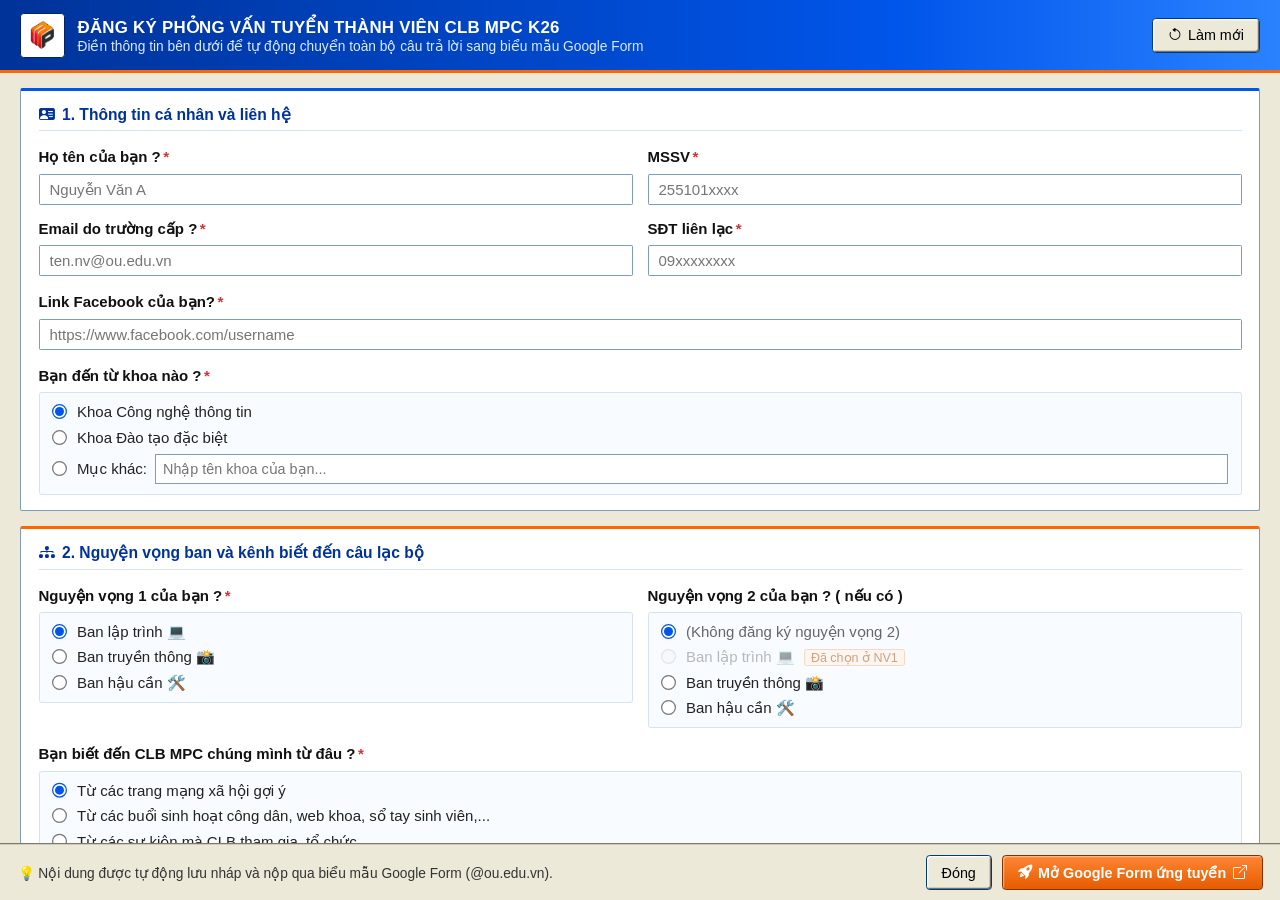
<file: apps/join_mpc/form.html>
<!DOCTYPE html>
<html lang="vi">
<head>
  <meta charset="UTF-8">
  <meta name="viewport" content="width=device-width, initial-scale=1.0">
  <title>ĐĂNG KÝ PHỎNG VẤN TUYỂN THÀNH VIÊN CLB MPC K26</title>
  <link rel="stylesheet" href="../../assets/fonts/bootstrap-icons/bootstrap-icons.min.css">
  <link rel="stylesheet" href="https://cdn.jsdelivr.net/npm/bootstrap-icons@1.11.3/font/bootstrap-icons.min.css">
  <style>
    * {
      box-sizing: border-box;
      margin: 0;
      padding: 0;
    }
    body {
      background: #ece9d8;
      color: #000;
      font-family: Tahoma, "Segoe UI", Arial, sans-serif;
      font-size: 12px;
      height: 100vh;
      display: flex;
      flex-direction: column;
      overflow: hidden;
    }

    /* Header Banner */
    .form-banner {
      background: linear-gradient(90deg, #003399 0%, #0055ea 70%, #2b82ff 100%);
      color: #fff;
      padding: 10px 16px;
      border-bottom: 3px solid #ff6600;
      display: flex;
      justify-content: space-between;
      align-items: center;
      flex-shrink: 0;
    }
    .banner-left {
      display: flex;
      align-items: center;
      gap: 10px;
    }
    .banner-logo {
      width: 36px;
      height: 36px;
      aspect-ratio: 1 / 1;
      object-fit: contain;
      background: #fff;
      border-radius: 3px;
      padding: 3px;
      border: 1px solid #002266;
    }
    .banner-title {
      font-size: 13.5px;
      font-weight: bold;
      letter-spacing: 0.2px;
    }
    .banner-sub {
      font-size: 11px;
      color: #dbeaff;
    }

    /* Scrollable Form Area */
    .form-scroll {
      flex: 1;
      overflow-y: auto;
      overflow-x: hidden;
      padding: 12px 16px;
      display: flex;
      flex-direction: column;
      gap: 12px;
      box-sizing: border-box;
    }

    .section-group {
      background: #ffffff;
      border: 1px solid #7f9db9;
      border-top: 3px solid #0055ea;
      border-radius: 2px;
      padding: 12px 14px;
      display: flex;
      flex-direction: column;
      gap: 12px;
    }
    .section-group.orange {
      border-top-color: #ff6600;
    }
    .section-heading {
      font-size: 12.5px;
      font-weight: bold;
      color: #003399;
      border-bottom: 1px solid #d8e4f5;
      padding-bottom: 5px;
      display: flex;
      align-items: center;
      gap: 6px;
    }

    .grid-2 {
      display: grid;
      grid-template-columns: 1fr 1fr;
      gap: 10px 12px;
    }

    .q-block {
      display: flex;
      flex-direction: column;
      gap: 5px;
    }
    .q-label {
      font-weight: bold;
      color: #111;
      font-size: 12px;
      line-height: 1.4;
    }
    .req {
      color: #d13438;
      margin-left: 2px;
    }

    .xp-input, .xp-textarea {
      width: 100%;
      border: 1px solid #7f9db9;
      padding: 5px 8px;
      font-family: Tahoma, "Segoe UI", Arial, sans-serif;
      font-size: 12px;
      background: #fff;
      color: #000;
      border-radius: 1px;
    }
    .xp-input:focus, .xp-textarea:focus {
      outline: 1px solid #0055ea;
      background: #f7fbff;
    }
    .xp-textarea {
      resize: vertical;
      min-height: 54px;
    }

    /* Radio Options List */
    .radio-list {
      display: flex;
      flex-direction: column;
      gap: 6px;
      background: #f8fbff;
      border: 1px solid #d5e2f2;
      padding: 8px 10px;
      border-radius: 2px;
    }
    .radio-item {
      display: flex;
      align-items: center;
      gap: 7px;
      font-size: 12px;
      cursor: pointer;
      color: #222;
    }
    .radio-item input[type="radio"] {
      cursor: pointer;
      accent-color: #0055ea;
    }
    .radio-item.disabled {
      opacity: 0.5;
      cursor: not-allowed;
      color: #777;
    }
    .radio-item.disabled input[type="radio"] {
      cursor: not-allowed;
    }
    .dup-tag {
      font-size: 10px;
      color: #b34700;
      background: #fff3e6;
      border: 1px solid #f5b882;
      padding: 0 5px;
      border-radius: 2px;
      display: none;
    }
    .radio-item.disabled .dup-tag {
      display: inline-block;
    }
    .other-wrap {
      display: flex;
      align-items: center;
      gap: 6px;
      flex-wrap: wrap;
    }
    .other-input {
      flex: 1;
      min-width: 180px;
      height: 24px;
      border: 1px solid #7f9db9;
      padding: 2px 6px;
      font-family: Tahoma, sans-serif;
      font-size: 11.5px;
    }

    /* URL Preview Bar */
    .url-preview-box {
      background: #f4f7fc;
      border: 1px solid #9bb8de;
      padding: 8px 10px;
      border-radius: 2px;
      display: flex;
      flex-direction: column;
      gap: 4px;
    }
    .url-preview-row {
      display: flex;
      gap: 6px;
      align-items: center;
    }
    .url-preview-input {
      flex: 1;
      height: 24px;
      font-family: Consolas, monospace;
      font-size: 11px;
      background: #fff;
      border: 1px solid #7f9db9;
      padding: 2px 6px;
      color: #003399;
    }

    /* Footer */
    .form-footer {
      background: #ece9d8;
      border-top: 2px groove #d0ccb8;
      padding: 8px 14px;
      display: flex;
      justify-content: space-between;
      align-items: center;
      gap: 8px;
      flex-shrink: 0;
      flex-wrap: wrap;
    }
    .xp-btn {
      height: 28px;
      background: #ece9d8;
      border: 1px solid #003c74;
      border-radius: 3px;
      box-shadow: inset 1px 1px 0px #fff, inset -1px -1px 0px #707070;
      font-size: 11.5px;
      cursor: pointer;
      padding: 0 12px;
      font-family: Tahoma, sans-serif;
      display: inline-flex;
      align-items: center;
      justify-content: center;
      gap: 5px;
      color: #000;
      text-decoration: none;
      white-space: nowrap;
      box-sizing: border-box;
    }
    .xp-btn:hover {
      background: #f5f3e8;
    }
    .xp-btn.primary {
      background: linear-gradient(180deg, #ff8533 0%, #e65c00 100%);
      border-color: #803300;
      color: #ffffff;
      font-weight: bold;
      box-shadow: inset 1px 1px 0 rgba(255,255,255,0.4);
    }
    .xp-btn.primary:hover {
      background: linear-gradient(180deg, #ff944d 0%, #ff6600 100%);
    }

    @media (max-width: 640px) {
      .grid-2 { grid-template-columns: 1fr; }
      .form-footer {
        flex-direction: column-reverse;
        align-items: stretch;
        gap: 8px;
        padding: 8px 10px;
      }
      .form-footer .footer-note {
        text-align: center;
        font-size: 10.5px;
      }
      .form-footer .footer-actions {
        display: flex;
        gap: 8px;
        width: 100%;
      }
      .form-footer .footer-actions .xp-btn {
        flex: 1;
        height: 34px;
        font-size: 12px;
        white-space: nowrap;
        justify-content: center;
      }
      .url-preview-row {
        flex-direction: column;
        align-items: stretch;
        gap: 6px;
      }
      .url-preview-row .xp-btn {
        width: 100%;
        height: 30px;
        white-space: nowrap;
        justify-content: center;
      }
    }
  </style>
  <link rel="stylesheet" href="../shared/responsive.css">
</head>
<body>

  <!-- Header -->
  <div class="form-banner">
    <div class="banner-left">
      <img src="../../assets/icons/logo.png" class="banner-logo" alt="Logo MPClub">
      <div>
        <div class="banner-title" data-vi="ĐĂNG KÝ PHỎNG VẤN TUYỂN THÀNH VIÊN CLB MPC K26" data-en="MPC K26 MEMBER INTERVIEW REGISTRATION FORM">ĐĂNG KÝ PHỎNG VẤN TUYỂN THÀNH VIÊN CLB MPC K26</div>
        <div class="banner-sub" data-vi="Điền thông tin bên dưới để tự động chuyển toàn bộ câu trả lời sang biểu mẫu Google Form" data-en="Complete the fields below to automatically open a pre-filled Google Form">Điền thông tin bên dưới để tự động chuyển toàn bộ câu trả lời sang biểu mẫu Google Form</div>
      </div>
    </div>
    <button class="xp-btn" id="btn-reset-form" title="Xóa trắng biểu mẫu">
      <i class="bi bi-arrow-counterclockwise"></i> <span data-vi="Làm mới" data-en="Reset">Làm mới</span>
    </button>
  </div>

  <!-- Form Body -->
  <form id="mpc-recruit-form" class="form-scroll" onsubmit="return false;">

    <!-- Phần 1: Thông tin cá nhân -->
    <div class="section-group">
      <div class="section-heading">
        <i class="bi bi-person-vcard-fill"></i>
        <span data-vi="1. Thông tin cá nhân và liên hệ" data-en="1. Personal and contact information">1. Thông tin cá nhân và liên hệ</span>
      </div>

      <div class="grid-2">
        <!-- entry.2122493310 -->
        <div class="q-block">
          <label class="q-label" for="f-fullname">
            <span data-vi="Họ tên của bạn ?" data-en="Your Full Name?">Họ tên của bạn ?</span><span class="req">*</span>
          </label>
          <input type="text" id="f-fullname" class="xp-input" placeholder="Nguyễn Văn A">
        </div>

        <!-- entry.651214934 -->
        <div class="q-block">
          <label class="q-label" for="f-mssv">
            <span data-vi="MSSV" data-en="Student ID (MSSV)">MSSV</span><span class="req">*</span>
          </label>
          <input type="text" id="f-mssv" class="xp-input" placeholder="255101xxxx">
        </div>

        <!-- entry.1828045910 -->
        <div class="q-block">
          <label class="q-label" for="f-email">
            <span data-vi="Email do trường cấp ?" data-en="University Email (@ou.edu.vn)?">Email do trường cấp ?</span><span class="req">*</span>
          </label>
          <input type="email" id="f-email" class="xp-input" placeholder="ten.nv@ou.edu.vn">
        </div>

        <!-- entry.986440216 -->
        <div class="q-block">
          <label class="q-label" for="f-phone">
            <span data-vi="SĐT liên lạc" data-en="Phone Number">SĐT liên lạc</span><span class="req">*</span>
          </label>
          <input type="tel" id="f-phone" class="xp-input" placeholder="09xxxxxxxx">
        </div>
      </div>

      <!-- entry.1279982109 -->
      <div class="q-block">
        <label class="q-label" for="f-fb">
          <span data-vi="Link Facebook của bạn?" data-en="Your Facebook Profile Link?">Link Facebook của bạn?</span><span class="req">*</span>
        </label>
        <input type="url" id="f-fb" class="xp-input" placeholder="https://www.facebook.com/username">
      </div>

      <!-- entry.149535161: Bạn đến từ khoa nào ? -->
      <div class="q-block">
        <label class="q-label">
          <span data-vi="Bạn đến từ khoa nào ?" data-en="Which Faculty are you from?">Bạn đến từ khoa nào ?</span><span class="req">*</span>
        </label>
        <div class="radio-list">
          <label class="radio-item">
            <input type="radio" name="faculty" value="Khoa Công nghệ thông tin" checked>
            <span data-vi="Khoa Công nghệ thông tin" data-en="Faculty of Information Technology">Khoa Công nghệ thông tin</span>
          </label>
          <label class="radio-item">
            <input type="radio" name="faculty" value="Khoa Đào tạo đặc biệt">
            <span data-vi="Khoa Đào tạo đặc biệt" data-en="Faculty of Special Training">Khoa Đào tạo đặc biệt</span>
          </label>
          <div class="other-wrap">
            <label class="radio-item">
              <input type="radio" name="faculty" value="__other_option__" id="faculty-other-radio">
              <span data-vi="Mục khác:" data-en="Other:">Mục khác:</span>
            </label>
            <input type="text" id="faculty-other-text" class="other-input" data-placeholder-vi="Nhập tên khoa của bạn..." data-placeholder-en="Enter your faculty..." placeholder="Nhập tên khoa của bạn...">
          </div>
        </div>
      </div>
    </div>

    <!-- Phần 2: Nguyện vọng & Kênh thông tin -->
    <div class="section-group orange">
      <div class="section-heading">
        <i class="bi bi-diagram-3-fill"></i>
        <span data-vi="2. Nguyện vọng ban và kênh biết đến câu lạc bộ" data-en="2. Department preferences and discovery channels">2. Nguyện vọng ban và kênh biết đến câu lạc bộ</span>
      </div>

      <div class="grid-2">
        <!-- entry.319474904: Nguyện vọng 1 -->
        <div class="q-block">
          <label class="q-label">
            <span data-vi="Nguyện vọng 1 của bạn ?" data-en="Your 1st Choice Department?">Nguyện vọng 1 của bạn ?</span><span class="req">*</span>
          </label>
          <div class="radio-list">
            <label class="radio-item">
              <input type="radio" name="choice1" value="Ban lập trình 💻" checked>
              <span data-vi="Ban lập trình 💻" data-en="Programming Department 💻">Ban lập trình 💻</span>
            </label>
            <label class="radio-item">
              <input type="radio" name="choice1" value="Ban truyền thông 📸">
              <span data-vi="Ban truyền thông 📸" data-en="Media Department 📸">Ban truyền thông 📸</span>
            </label>
            <label class="radio-item">
              <input type="radio" name="choice1" value="Ban hậu cần 🛠️">
              <span data-vi="Ban hậu cần 🛠️" data-en="Logistics Department 🛠️">Ban hậu cần 🛠️</span>
            </label>
          </div>
        </div>

        <!-- entry.33636831: Nguyện vọng 2 -->
        <div class="q-block">
          <label class="q-label">
            <span data-vi="Nguyện vọng 2 của bạn ? ( nếu có )" data-en="Your 2nd Choice Department? (if any)">Nguyện vọng 2 của bạn ? ( nếu có )</span>
          </label>
          <div class="radio-list">
            <label class="radio-item">
              <input type="radio" name="choice2" value="" id="choice2-none" checked>
              <span style="color:#666;" data-vi="(Không đăng ký nguyện vọng 2)" data-en="(No 2nd choice)">(Không đăng ký nguyện vọng 2)</span>
            </label>
            <label class="radio-item">
              <input type="radio" name="choice2" value="Ban lập trình 💻">
              <span data-vi="Ban lập trình 💻" data-en="Programming Department 💻">Ban lập trình 💻</span>
              <span class="dup-tag" data-vi="Đã chọn ở NV1" data-en="Selected in 1st Choice">Đã chọn ở NV1</span>
            </label>
            <label class="radio-item">
              <input type="radio" name="choice2" value="Ban truyền thông 📸">
              <span data-vi="Ban truyền thông 📸" data-en="Media Department 📸">Ban truyền thông 📸</span>
              <span class="dup-tag" data-vi="Đã chọn ở NV1" data-en="Selected in 1st Choice">Đã chọn ở NV1</span>
            </label>
            <label class="radio-item">
              <input type="radio" name="choice2" value="Ban hậu cần 🛠️">
              <span data-vi="Ban hậu cần 🛠️" data-en="Logistics Department 🛠️">Ban hậu cần 🛠️</span>
              <span class="dup-tag" data-vi="Đã chọn ở NV1" data-en="Selected in 1st Choice">Đã chọn ở NV1</span>
            </label>
          </div>
        </div>
      </div>

      <!-- entry.612975854: Bạn biết đến CLB MPC chúng mình từ đâu ? -->
      <div class="q-block">
        <label class="q-label">
          <span data-vi="Bạn biết đến CLB MPC chúng mình từ đâu ?" data-en="How did you hear about MPClub?">Bạn biết đến CLB MPC chúng mình từ đâu ?</span><span class="req">*</span>
        </label>
        <div class="radio-list">
          <label class="radio-item">
            <input type="radio" name="knowClubFrom" value="Từ các trang mạng xã hội gợi ý" checked>
            <span data-vi="Từ các trang mạng xã hội gợi ý" data-en="From social media recommendations">Từ các trang mạng xã hội gợi ý</span>
          </label>
          <label class="radio-item">
            <input type="radio" name="knowClubFrom" value="Từ các buổi sinh hoạt công dân, web khoa, sổ tay sinh viên,...">
            <span data-vi="Từ các buổi sinh hoạt công dân, web khoa, sổ tay sinh viên,..." data-en="From orientation sessions, faculty website, student handbook,...">Từ các buổi sinh hoạt công dân, web khoa, sổ tay sinh viên,...</span>
          </label>
          <label class="radio-item">
            <input type="radio" name="knowClubFrom" value="Từ các sự kiện mà CLB tham gia, tổ chức">
            <span data-vi="Từ các sự kiện mà CLB tham gia, tổ chức" data-en="From events organized or attended by the club">Từ các sự kiện mà CLB tham gia, tổ chức</span>
          </label>
          <div class="other-wrap">
            <label class="radio-item">
              <input type="radio" name="knowClubFrom" value="__other_option__" id="know-club-other-radio">
              <span data-vi="Mục khác:" data-en="Other:">Mục khác:</span>
            </label>
            <input type="text" id="know-club-other-text" class="other-input" data-placeholder-vi="Nhập nguồn khác..." data-placeholder-en="Specify other source..." placeholder="Nhập nguồn khác...">
          </div>
        </div>
      </div>

      <!-- entry.1050486977: Bạn biết bài tuyển thành viên này từ đâu? -->
      <div class="q-block">
        <label class="q-label">
          <span data-vi="Bạn biết bài tuyển thành viên này từ đâu?" data-en="How did you find this recruitment post?">Bạn biết bài tuyển thành viên này từ đâu?</span><span class="req">*</span>
        </label>
        <div class="radio-list">
          <label class="radio-item">
            <input type="radio" name="knowRecruitFrom" value="Từ chính page CLB" checked>
            <span data-vi="Từ chính page CLB" data-en="From the official MPClub fanpage">Từ chính page CLB</span>
          </label>
          <label class="radio-item">
            <input type="radio" name="knowRecruitFrom" value="Bạn bè chia sẻ">
            <span data-vi="Bạn bè chia sẻ" data-en="Shared by friends">Bạn bè chia sẻ</span>
          </label>
          <label class="radio-item">
            <input type="radio" name="knowRecruitFrom" value="Thầy cô giới thiệu">
            <span data-vi="Thầy cô giới thiệu" data-en="Recommended by lecturers">Thầy cô giới thiệu</span>
          </label>
          <div class="other-wrap">
            <label class="radio-item">
              <input type="radio" name="knowRecruitFrom" value="__other_option__" id="know-recruit-other-radio">
              <span data-vi="Mục khác:" data-en="Other:">Mục khác:</span>
            </label>
            <input type="text" id="know-recruit-other-text" class="other-input" data-placeholder-vi="Nhập nguồn khác..." data-placeholder-en="Specify other source..." placeholder="Nhập nguồn khác...">
          </div>
        </div>
      </div>
    </div>

    <!-- Phần 3: Câu hỏi chia sẻ & Định hướng -->
    <div class="section-group">
      <div class="section-heading">
        <i class="bi bi-chat-dots-fill"></i>
        <span data-vi="3. Câu hỏi chia sẻ và định hướng bản thân" data-en="3. Personal insights and motivation">3. Câu hỏi chia sẻ và định hướng bản thân</span>
      </div>

      <!-- entry.1606398816 -->
      <div class="q-block">
        <label class="q-label" for="f-impression">
          <span data-vi="Ấn tượng đầu tiên của bạn khi biết đến hay nghe tên &quot;Lập trình trên thiết bị di động&quot; của tụi mình là gì?" data-en="What was your first impression when hearing about &quot;Mobile Programming Club&quot;?">Ấn tượng đầu tiên của bạn khi biết đến hay nghe tên "Lập trình trên thiết bị di động" của tụi mình là gì?</span><span class="req">*</span>
        </label>
        <textarea id="f-impression" class="xp-textarea" placeholder="Chia sẻ ấn tượng đầu tiên của bạn..."></textarea>
      </div>

      <!-- entry.719467644 -->
      <div class="q-block">
        <label class="q-label" for="f-prev-club">
          <span data-vi="Bạn đã từng tham gia CLB nào hay chưa? Nếu chưa trả lời Không và bỏ qua câu tiếp theo." data-en="Have you participated in any club before? If not, answer &quot;Không&quot; and skip the next question.">Bạn đã từng tham gia CLB nào hay chưa? Nếu chưa trả lời Không và bỏ qua câu tiếp theo.</span><span class="req">*</span>
        </label>
        <input type="text" id="f-prev-club" class="xp-input" placeholder="Không / Có (Tên CLB)">
      </div>

      <!-- entry.1079859863 -->
      <div class="q-block">
        <label class="q-label" for="f-prev-role">
          <span data-vi="Nếu có bạn giữ vai trò gì trong CLB ấy? Và đã tham gia các hoạt động nào? (Chia sẻ vài hoạt động)" data-en="If yes, what was your role and which activities did you participate in?">Nếu có bạn giữ vai trò gì trong CLB ấy? Và đã tham gia các hoạt động nào? (Chia sẻ vài hoạt động)</span>
        </label>
        <textarea id="f-prev-role" class="xp-textarea" placeholder="Vai trò và các hoạt động bạn từng tham gia (nếu có)..."></textarea>
      </div>

      <div class="grid-2">
        <!-- entry.279215183 -->
        <div class="q-block">
          <label class="q-label" for="f-strengths">
            <span data-vi="Ưu điểm của bạn?" data-en="What are your strengths?">Ưu điểm của bạn?</span><span class="req">*</span>
          </label>
          <textarea id="f-strengths" class="xp-textarea" placeholder="Ưu điểm của bạn..."></textarea>
        </div>

        <!-- entry.1525654999 -->
        <div class="q-block">
          <label class="q-label" for="f-weaknesses">
            <span data-vi="Khuyết điểm của bạn?" data-en="What are your weaknesses?">Khuyết điểm của bạn?</span><span class="req">*</span>
          </label>
          <textarea id="f-weaknesses" class="xp-textarea" placeholder="Khuyết điểm của bạn..."></textarea>
        </div>
      </div>

      <!-- entry.579587818 -->
      <div class="q-block">
        <label class="q-label" for="f-reason">
          <span data-vi="Lý do mà bạn muốn tham gia CLB của bọn mình là gì?" data-en="Why do you want to join MPClub?">Lý do mà bạn muốn tham gia CLB của bọn mình là gì?</span><span class="req">*</span>
        </label>
        <textarea id="f-reason" class="xp-textarea" placeholder="Lý do bạn muốn đồng hành cùng MPC..."></textarea>
      </div>

      <!-- entry.1813422362 -->
      <div class="q-block">
        <label class="q-label" for="f-contrib">
          <span data-vi="Với khả năng hiện tại của bạn đang có, bạn sẽ đóng góp được gì cho CLB, cho ban mà bạn chọn?" data-en="With your current skills, what can you contribute to MPClub and your chosen department?">Với khả năng hiện tại của bạn đang có, bạn sẽ đóng góp được gì cho CLB, cho ban mà bạn chọn?</span><span class="req">*</span>
        </label>
        <textarea id="f-contrib" class="xp-textarea" placeholder="Chia sẻ đóng góp dự kiến của bạn..."></textarea>
      </div>

      <!-- entry.1746300625 -->
      <div class="q-block">
        <label class="q-label" for="f-why-you">
          <span data-vi="Cho một lý do để bọn mình chọn bạn giữa các cá nhân tài năng khác cũng đang mong muốn tham gia?" data-en="Give us one reason why we should choose you among other talented applicants?">Cho một lý do để bọn mình chọn bạn giữa các cá nhân tài năng khác cũng đang mong muốn tham gia?</span><span class="req">*</span>
        </label>
        <textarea id="f-why-you" class="xp-textarea" placeholder="Điểm khác biệt hoặc quyết tâm của bạn..."></textarea>
      </div>
    </div>

    <!-- Phần 4: Khung giờ phỏng vấn & Câu hỏi cho CLB -->
    <div class="section-group orange">
      <div class="section-heading">
        <i class="bi bi-calendar-check-fill"></i>
        <span data-vi="4. Khung giờ phỏng vấn và câu hỏi dành cho câu lạc bộ" data-en="4. Interview time slot and questions for MPClub">4. Khung giờ phỏng vấn và câu hỏi dành cho câu lạc bộ</span>
      </div>

      <!-- entry.703900341: Bạn có thể phỏng vấn ở khung giờ nào nhỉ ? -->
      <div class="q-block">
        <label class="q-label">
          <span data-vi="Bạn có thể phỏng vấn ở khung giờ nào nhỉ ?" data-en="Which interview time slot works for you?">Bạn có thể phỏng vấn ở khung giờ nào nhỉ ?</span><span class="req">*</span>
        </label>
        <div class="radio-list">
          <label class="radio-item">
            <input type="radio" name="interviewSlot" value="Offline 8h30 --> 11h  ngày 22/11" checked>
            <span>Offline 8h30 --&gt; 11h  ngày 22/11</span>
          </label>
          <label class="radio-item">
            <input type="radio" name="interviewSlot" value="Offline 13h --> 16h ngày 22/11">
            <span>Offline 13h --&gt; 16h ngày 22/11</span>
          </label>
        </div>
      </div>

      <!-- entry.1506184401 -->
      <div class="q-block">
        <label class="q-label" for="f-question">
          <span data-vi="Bạn có câu hỏi nào dành cho CLB không?" data-en="Do you have any questions for MPClub?">Bạn có câu hỏi nào dành cho CLB không?</span>
        </label>
        <textarea id="f-question" class="xp-textarea" placeholder="Câu hỏi của bạn dành cho CLB (nếu có)..."></textarea>
      </div>

      <!-- Live Pre-fill URL Preview -->
      <div class="url-preview-box">
        <div style="font-size:11px; font-weight:bold; color:#003399;">
          <i class="bi bi-link-45deg"></i> <span data-vi="Đường dẫn biểu mẫu Google Form đã điền sẵn (tự động ưu tiên tài khoản @ou.edu.vn):" data-en="Auto-generated pre-filled Google Form link (prioritizes @ou.edu.vn account):">Đường dẫn biểu mẫu Google Form đã điền sẵn (tự động ưu tiên tài khoản @ou.edu.vn):</span>
        </div>
        <div class="url-preview-row">
          <input type="text" id="generated-url-preview" class="url-preview-input" readonly>
          <button type="button" class="xp-btn" id="btn-copy-url">
            <i class="bi bi-clipboard-check"></i> <span id="copy-label" data-vi="Sao chép liên kết" data-en="Copy link">Sao chép liên kết</span>
          </button>
        </div>
      </div>
    </div>

  </form>

  <!-- Footer -->
  <div class="form-footer">
    <div class="footer-note" style="font-size:11px; color:#333;" data-vi="💡 Nội dung được tự động lưu nháp và nộp qua biểu mẫu Google Form (@ou.edu.vn)." data-en="💡 Auto-saved draft, submitted directly to Google Form (@ou.edu.vn).">💡 Nội dung được tự động lưu nháp và nộp qua biểu mẫu Google Form (@ou.edu.vn).</div>
    <div class="footer-actions" style="display:flex; gap:8px;">
      <button type="button" class="xp-btn" id="btn-close-win" data-vi="Đóng" data-en="Close">Đóng</button>
      <a class="xp-btn primary" id="btn-submit-google-form" href="#" target="_blank" rel="noopener">
        <i class="bi bi-rocket-takeoff-fill"></i> <span data-vi="Mở Google Form ứng tuyển" data-en="Open Google Form">Mở Google Form ứng tuyển</span> <i class="bi bi-box-arrow-up-right"></i>
      </a>
    </div>
  </div>

  <script src="../../js/config.js"></script>
  <script src="../shared/lang.js"></script>
  <script>
    const DRAFT_KEY = 'mpc_k26_form_draft_v1';

    // Khi gõ vào ô "Mục khác", tự động tick radio __other_option__ tương ứng
    function bindOtherInput(radioId, inputId) {
      const radio = document.getElementById(radioId);
      const input = document.getElementById(inputId);
      if (!radio || !input) return;
      input.addEventListener('focus', () => {
        radio.checked = true;
        refreshPreFillUrl();
      });
      input.addEventListener('input', () => {
        radio.checked = true;
        refreshPreFillUrl();
      });
    }

    bindOtherInput('faculty-other-radio', 'faculty-other-text');
    bindOtherInput('know-club-other-radio', 'know-club-other-text');
    bindOtherInput('know-recruit-other-radio', 'know-recruit-other-text');

    function getCheckedValue(name) {
      const el = document.querySelector(`input[name="${name}"]:checked`);
      return el ? el.value : '';
    }

    // Không cho chọn trùng Ban giữa Nguyện vọng 1 và Nguyện vọng 2
    function syncDepartmentChoices() {
      const c1 = getCheckedValue('choice1');
      const choice2Radios = document.querySelectorAll('input[name="choice2"]');
      const noneRadio = document.getElementById('choice2-none');

      choice2Radios.forEach(radio => {
        const label = radio.closest('.radio-item');
        if (radio.value !== '' && radio.value === c1) {
          if (radio.checked && noneRadio) {
            noneRadio.checked = true;
          }
          radio.disabled = true;
          if (label) label.classList.add('disabled');
        } else {
          radio.disabled = false;
          if (label) label.classList.remove('disabled');
        }
      });
    }

    function collectFormValues() {
      syncDepartmentChoices();
      const facultyVal = getCheckedValue('faculty');
      const knowClubVal = getCheckedValue('knowClubFrom');
      const knowRecruitVal = getCheckedValue('knowRecruitFrom');

      const values = {
        fullName: document.getElementById('f-fullname')?.value || '',
        studentId: document.getElementById('f-mssv')?.value || '',
        schoolEmail: document.getElementById('f-email')?.value || '',
        faculty: facultyVal,
        facultyOther: facultyVal === '__other_option__' ? (document.getElementById('faculty-other-text')?.value || '') : '',
        phone: document.getElementById('f-phone')?.value || '',
        facebookUrl: document.getElementById('f-fb')?.value || '',
        choice1: getCheckedValue('choice1'),
        choice2: getCheckedValue('choice2'),
        knowClubFrom: knowClubVal,
        knowClubFromOther: knowClubVal === '__other_option__' ? (document.getElementById('know-club-other-text')?.value || '') : '',
        knowRecruitFrom: knowRecruitVal,
        knowRecruitFromOther: knowRecruitVal === '__other_option__' ? (document.getElementById('know-recruit-other-text')?.value || '') : '',
        firstImpression: document.getElementById('f-impression')?.value || '',
        prevClubExp: document.getElementById('f-prev-club')?.value || '',
        prevClubRole: document.getElementById('f-prev-role')?.value || '',
        strengths: document.getElementById('f-strengths')?.value || '',
        weaknesses: document.getElementById('f-weaknesses')?.value || '',
        reasonToJoin: document.getElementById('f-reason')?.value || '',
        contribution: document.getElementById('f-contrib')?.value || '',
        whyChooseYou: document.getElementById('f-why-you')?.value || '',
        interviewSlot: getCheckedValue('interviewSlot'),
        questionsForClub: document.getElementById('f-question')?.value || ''
      };

      return values;
    }

    function refreshPreFillUrl() {
      const cfg = window.MPC_CONFIG || (window.parent && window.parent.MPC_CONFIG);
      if (!cfg || typeof cfg.buildGoogleFormUrl !== 'function') return;

      const values = collectFormValues();
      const url = cfg.buildGoogleFormUrl(values);

      const previewInput = document.getElementById('generated-url-preview');
      if (previewInput) previewInput.value = url;

      const submitBtn = document.getElementById('btn-submit-google-form');
      if (submitBtn) submitBtn.href = url;

      try {
        localStorage.setItem(DRAFT_KEY, JSON.stringify(values));
      } catch (e) {}
    }

    function restoreDraft() {
      try {
        const raw = localStorage.getItem(DRAFT_KEY);
        if (!raw) return;
        const d = JSON.parse(raw);
        if (!d || typeof d !== 'object') return;

        const mapText = {
          'f-fullname': d.fullName,
          'f-mssv': d.studentId,
          'f-email': d.schoolEmail,
          'f-phone': d.phone,
          'f-fb': d.facebookUrl,
          'faculty-other-text': d.facultyOther,
          'know-club-other-text': d.knowClubFromOther,
          'know-recruit-other-text': d.knowRecruitFromOther,
          'f-impression': d.firstImpression,
          'f-prev-club': d.prevClubExp,
          'f-prev-role': d.prevClubRole,
          'f-strengths': d.strengths,
          'f-weaknesses': d.weaknesses,
          'f-reason': d.reasonToJoin,
          'f-contrib': d.contribution,
          'f-why-you': d.whyChooseYou,
          'f-question': d.questionsForClub
        };

        Object.keys(mapText).forEach(id => {
          const el = document.getElementById(id);
          if (el && mapText[id] !== undefined) el.value = mapText[id];
        });

        const mapRadio = {
          faculty: d.faculty,
          choice1: d.choice1,
          choice2: d.choice2,
          knowClubFrom: d.knowClubFrom,
          knowRecruitFrom: d.knowRecruitFrom,
          interviewSlot: d.interviewSlot
        };

        Object.keys(mapRadio).forEach(name => {
          const val = mapRadio[name];
          if (val === undefined) return;
          const radios = document.querySelectorAll(`input[name="${name}"]`);
          radios.forEach(r => {
            if (r.value === val) r.checked = true;
          });
        });
      } catch (e) {}
    }

    document.getElementById('mpc-recruit-form')?.addEventListener('input', refreshPreFillUrl);
    document.getElementById('mpc-recruit-form')?.addEventListener('change', refreshPreFillUrl);

    document.getElementById('btn-copy-url')?.addEventListener('click', () => {
      const previewInput = document.getElementById('generated-url-preview');
      if (!previewInput) return;
      navigator.clipboard?.writeText(previewInput.value);
      const lbl = document.getElementById('copy-label');
      if (lbl) {
        const oldText = lbl.textContent;
        lbl.textContent = 'Đã sao chép!';
        setTimeout(() => { lbl.textContent = oldText; }, 1600);
      }
    });

    document.getElementById('btn-reset-form')?.addEventListener('click', () => {
      try { localStorage.removeItem(DRAFT_KEY); } catch (e) {}
      document.getElementById('mpc-recruit-form')?.reset();
      refreshPreFillUrl();
    });

    document.getElementById('btn-close-win')?.addEventListener('click', () => {
      if (window.parent && window.parent.WindowManager) {
        const win = window.parent.WindowManager.get('JOIN_MPC_FORM.exe');
        if (win) win.close();
      }
    });

    restoreDraft();
    refreshPreFillUrl();
  </script>
</body>
</html>
</file>
<file: css/main.css>
/* ==========================================================================
   MPC.exe - Core & System Stylesheet (Retro / Windows XP Aesthetic)
   ========================================================================== */

:root {
  /* System Fonts */
  --font-system: "Tahoma", "Segoe UI", Arial, sans-serif;
  --font-mono: "Courier New", Courier, monospace;
  --font-pixel: "Courier New", monospace;

  /* Windows XP Palette */
  --xp-blue-dark: #003399;
  --xp-blue-main: #0055ea;
  --xp-blue-light: #2572fe;
  --xp-blue-titlebar: linear-gradient(180deg, #0a246a 0%, #a6caf0 100%);
  --xp-blue-active-title: linear-gradient(180deg, #0058ee 0%, #3593ff 8%, #288eff 40%, #0055ea 88%, #0045d0 93%, #0030a5 100%);
  --xp-gray-inactive-title: linear-gradient(180deg, #7697c7 0%, #8eaacf 8%, #7899c9 40%, #688ab9 88%, #577ba9 93%, #4b6f9d 100%);
  --xp-taskbar-bg: linear-gradient(180deg, #245edb 0%, #3f8cf3 9%, #245edb 18%, #245edb 92%, #1941a5 100%);
  --xp-start-green: linear-gradient(180deg, #388e3c 0%, #43a047 15%, #2e7d32 85%, #1b5e20 100%);
  --xp-start-hover: linear-gradient(180deg, #4caf50 0%, #66bb6a 15%, #388e3c 85%, #2e7d32 100%);
  --xp-tray-bg: #0c59b9;
  --xp-window-bg: #ece9d8;
  --xp-border-gray: #00136b;

  /* MPC Brand Accents */
  --mpc-primary: #0055ea;
  --mpc-accent: #ff6600;
  --mpc-glow: rgba(0, 85, 234, 0.4);

  /* Window Management */
  --taskbar-height: 36px;
  --z-desktop: 1;
  --z-window-base: 100;
  --z-taskbar: 9000;
  --z-start-menu: 9050;
  --z-overlay: 10000;
}

* {
  box-sizing: border-box;
  margin: 0;
  padding: 0;
  user-select: none;
  -webkit-user-select: none;
}

html, body {
  width: 100%;
  height: 100%;
  overflow: hidden;
  font-family: var(--font-system);
  font-size: 12px;
  background-color: #000;
  color: #000;
  image-rendering: pixelated;
  image-rendering: -moz-crisp-edges;
  image-rendering: crisp-edges;
}

/* Base Utility Classes */
.hidden {
  display: none !important;
}

.fade-in {
  animation: fadeIn 0.4s ease-in-out forwards;
}

.fade-out {
  animation: fadeOut 0.4s ease-in-out forwards;
}

@keyframes fadeIn {
  from { opacity: 0; }
  to { opacity: 1; }
}

@keyframes fadeOut {
  from { opacity: 1; }
  to { opacity: 0; }
}

/* Skip button - visible while the boot sequence runs */
.dev-skip-btn {
  position: fixed;
  top: 8px;
  right: 8px;
  z-index: 100000;
  background: rgba(0, 0, 0, 0.85);
  color: #00ff66;
  border: 1px solid #00ff66;
  min-height: 36px;
  padding: 6px 14px;
  font-family: var(--font-mono);
  font-size: 13px;
  cursor: pointer;
  border-radius: 3px;
  opacity: 0.85;
  pointer-events: auto;
  transition: opacity 0.25s ease-in-out, background 0.15s;
}

.dev-skip-btn:hover {
  opacity: 1 !important;
  background: #003311;
  box-shadow: 0 0 8px #00ff66;
}
</file>
<file: css/boot.css>
/* ==========================================================================
   Boot Sequences: Dynamic BIOS & MPCrosoft XP Boot Screen
   ========================================================================== */

/* Fullscreen Overlay Container */
.boot-screen-layer {
  position: fixed;
  inset: 0;
  width: 100vw;
  height: 100vh;
  height: 100dvh; /* mobile: excludes the browser's address bar */
  z-index: var(--z-overlay);
  background-color: #000;
  color: #fff;
  display: flex;
  flex-direction: column;
}

/* --- Phase 1: Animated Retro BIOS Screen --- */
.bios-screen {
  position: absolute;
  inset: 0;
  background-color: #000;
  color: #c0c0c0;
  font-family: var(--font-mono);
  font-size: 14px;
  line-height: 1.6;
  padding: 28px 36px;
  display: flex;
  flex-direction: column;
  justify-content: space-between;
  overflow: hidden;
  cursor: pointer;
}

.bios-header {
  display: flex;
  justify-content: space-between;
  border-bottom: 2px solid #555;
  padding-bottom: 12px;
  margin-bottom: 16px;
}

.bios-energy-logo {
  color: #ffcc00;
  font-weight: bold;
  text-align: right;
  line-height: 1.2;
}

.bios-body {
  flex: 1;
}

.bios-line {
  margin-bottom: 4px;
  animation: biosTypeLine 0.1s ease-out;
}

@keyframes biosTypeLine {
  from { opacity: 0; transform: translateY(-2px); }
  to { opacity: 1; transform: translateY(0); }
}

.bios-highlight {
  color: #00ff66;
  font-weight: bold;
}

.bios-cursor {
  display: inline-block;
  color: #00ff66;
  animation: cursorBlink 0.6s infinite;
}

@keyframes cursorBlink {
  0%, 100% { opacity: 1; }
  50% { opacity: 0; }
}

.bios-footer {
  border-top: 1px solid #444;
  padding-top: 10px;
  display: flex;
  justify-content: space-between;
  color: #888;
  font-size: 12px;
}

/* --- Phase 2: MPCrosoft XP Boot Screen --- */
.xp-bootscreen {
  position: absolute;
  inset: 0;
  background-color: #000;
  display: flex;
  flex-direction: column;
  align-items: center;
  justify-content: center;
  user-select: none;
}

.xp-boot-content {
  display: flex;
  flex-direction: column;
  align-items: center;
  width: 400px;
}

.xp-logo-container {
  display: flex;
  flex-direction: column;
  align-items: center;
  margin-bottom: 40px;
}

.xp-mpc-logo-img {
  width: 80px;
  height: 80px;
  object-fit: contain;
  margin-bottom: 12px;
  filter: drop-shadow(0 0 12px rgba(255, 102, 0, 0.4));
}

.xp-brand-title {
  color: #ffffff;
  font-size: 32px;
  font-weight: 700;
  letter-spacing: -1px;
  display: flex;
  align-items: baseline;
  gap: 6px;
  text-shadow: 0 2px 4px rgba(0, 0, 0, 0.8);
}

.xp-brand-sub {
  color: #ff6600;
  font-size: 26px;
  font-weight: 800;
  font-style: italic;
  letter-spacing: 0;
}

.xp-edition-tag {
  color: #aaa;
  font-size: 11px;
  letter-spacing: 2px;
  text-transform: uppercase;
  margin-top: 4px;
}

/* Classic Windows XP 3 Blue Blocks Loader */
.xp-loader-bar {
  width: 190px;
  height: 14px;
  border: 2px solid #5a5a5a;
  border-radius: 4px;
  background-color: #000;
  padding: 1px;
  position: relative;
  overflow: hidden;
  box-shadow: inset 0 1px 3px rgba(0, 0, 0, 0.9);
}

.xp-loader-progress {
  position: absolute;
  top: 1px;
  bottom: 1px;
  width: 48px;
  display: flex;
  gap: 2px;
  animation: xpLoadingCycle 2s linear infinite;
}

.xp-block {
  flex: 1;
  height: 100%;
  background: linear-gradient(180deg, #5b90f6 0%, #2968e7 50%, #174eb8 100%);
  border-radius: 1px;
  box-shadow: 0 0 4px #3f8cf3;
}

@keyframes xpLoadingCycle {
  0% { left: -50px; }
  100% { left: 195px; }
}

.xp-boot-footer {
  position: absolute;
  bottom: 30px;
  color: #666;
  font-size: 11px;
  font-family: var(--font-system);
}

/* Shutting down screen */
.xp-shutting-down-screen {
  position: fixed;
  inset: 0;
  z-index: 99999;
  background-color: #001f5c;
  display: flex;
  align-items: center;
  justify-content: center;
  animation: fadeIn 0.4s ease-out;
}

.xp-shutting-down-content {
  display: flex;
  flex-direction: column;
  align-items: center;
  text-align: center;
}
</file>
<file: css/login.css>
/* ==========================================================================
   Windows XP Login / Welcome Screen (Single User: OU IT)
   ========================================================================== */

.xp-login-screen {
  position: fixed;
  inset: 0;
  width: 100vw;
  height: 100vh;
  height: 100dvh; /* mobile: excludes the browser's address bar */
  z-index: calc(var(--z-overlay) - 10);
  background: radial-gradient(circle at 50% 50%, #004fe8 0%, #002878 100%);
  display: flex;
  flex-direction: column;
  justify-content: space-between;
  user-select: none;
}

/* Top Banner Bar */
.login-header-bar {
  height: 60px;
  background-color: #001f5c;
  border-bottom: 2px solid #ff7b00;
  display: flex;
  align-items: center;
  justify-content: space-between;
  padding: 0 40px;
  box-shadow: 0 4px 10px rgba(0, 0, 0, 0.4);
}

.login-brand-logo {
  display: flex;
  align-items: center;
  gap: 12px;
  color: #fff;
  font-size: 18px;
  font-weight: bold;
}

.login-brand-logo-img {
  width: 32px;
  height: 32px;
  object-fit: contain;
}

.login-brand-logo span {
  color: #ff8800;
  font-style: italic;
}

.login-instruction {
  color: #c9dbfd;
  font-size: 13px;
}

/* Center Body */
.login-body {
  flex: 1;
  display: flex;
  align-items: center;
  justify-content: center;
  position: relative;
  padding: 40px;
}

.login-divider {
  width: 1px;
  height: 280px;
  background: linear-gradient(180deg, rgba(255,255,255,0) 0%, rgba(255,255,255,0.4) 50%, rgba(255,255,255,0) 100%);
  margin: 0 50px;
}

/* Left Column */
.login-left-col {
  width: 340px;
  text-align: right;
  display: flex;
  flex-direction: column;
  align-items: flex-end;
}

.login-welcome-title {
  color: #ffffff;
  font-size: 34px;
  font-weight: 700;
  margin-bottom: 8px;
  text-shadow: 0 2px 4px rgba(0, 0, 0, 0.5);
}

.login-welcome-desc {
  color: #92b8ff;
  font-size: 14px;
  line-height: 1.5;
  max-width: 300px;
}

/* Right Column: Single User OU IT */
.login-right-col {
  width: 380px;
  display: flex;
  flex-direction: column;
  gap: 18px;
}

.user-card {
  display: flex;
  align-items: center;
  gap: 16px;
  padding: 12px 18px;
  border-radius: 8px;
  border: 1px solid transparent;
  cursor: pointer;
  transition: all 0.2s ease;
  background: rgba(255, 255, 255, 0.08);
}

.user-card:hover {
  background: rgba(255, 255, 255, 0.18);
  border-color: rgba(255, 255, 255, 0.4);
  transform: translateY(-2px);
  box-shadow: 0 4px 14px rgba(0, 0, 0, 0.35);
}

.user-card:active {
  transform: translateY(0);
}

.user-avatar-frame {
  width: 64px;
  height: 64px;
  border-radius: 8px;
  border: 2px solid #ffffff;
  box-shadow: 0 2px 6px rgba(0, 0, 0, 0.4);
  overflow: hidden;
  background: #0055ea;
  display: flex;
  align-items: center;
  justify-content: center;
  flex-shrink: 0;
}

.user-avatar-frame img {
  width: 100%;
  height: 100%;
  object-fit: cover;
}

.user-details {
  display: flex;
  flex-direction: column;
}

.user-name {
  color: #ffffff;
  font-size: 20px;
  font-weight: 700;
  text-shadow: 0 1px 2px rgba(0, 0, 0, 0.5);
}

.user-status {
  color: #b5cfff;
  font-size: 13px;
  margin-top: 2px;
}

.user-logging-in {
  color: #ffea79 !important;
  font-weight: bold;
  animation: pulseText 1s infinite alternate;
}

@keyframes pulseText {
  from { opacity: 0.7; }
  to { opacity: 1; }
}

/* Bottom Footer Bar */
.login-footer-bar {
  height: 60px;
  background-color: #001f5c;
  border-top: 2px solid #ff7b00;
  display: flex;
  align-items: center;
  justify-content: space-between;
  padding: 0 40px;
  box-shadow: 0 -4px 10px rgba(0, 0, 0, 0.4);
}

.login-power-btn {
  display: flex;
  align-items: center;
  gap: 8px;
  color: #ffffff;
  background: transparent;
  border: none;
  font-family: var(--font-system);
  font-size: 13px;
  cursor: pointer;
  padding: 6px 12px;
  border-radius: 4px;
  transition: background 0.2s;
}

.login-power-btn:hover {
  background: rgba(255, 68, 68, 0.25);
  color: #ff9999;
}

.login-power-icon {
  width: 24px;
  height: 24px;
  background: #cc2200;
  border: 1px solid #ff5533;
  border-radius: 4px;
  display: flex;
  align-items: center;
  justify-content: center;
  color: #fff;
}

.login-recruitment-badge {
  color: #ffcc00;
  font-size: 13px;
  font-weight: 600;
  letter-spacing: 0.5px;
}
</file>
<file: css/desktop.css>
/* ==========================================================================
   Desktop Environment & Desktop Icons (Windows XP Style with bg.jpg)
   ========================================================================== */

.desktop-container {
  position: absolute;
  inset: 0;
  width: 100vw;
  height: 100vh;
  height: 100dvh; /* mobile: excludes the browser's address bar */
  z-index: var(--z-desktop);
  overflow: hidden;
  background-color: #3a6ea5;
  /* First layer: soft shade behind the icon column so icons stand out from the wallpaper */
  background-image: linear-gradient(90deg, rgba(0, 0, 0, 0.28) 0, rgba(0, 0, 0, 0.12) 150px, transparent 260px),
    url('../assets/backgrounds/bg.jpg'),
    radial-gradient(ellipse at 50% 100%, #6ba545 0%, #3e8824 35%, transparent 65%),
    linear-gradient(180deg, #1b58b8 0%, #4a8ee8 55%, #76b1f4 75%, #a6d0fa 100%);
  background-size: cover;
  /* Wide screens crop the 3:2 wallpaper: crop the sky, keep the foxes at the bottom */
  background-position: center 80%;
  background-repeat: no-repeat;
  transition: filter 0.4s ease, opacity 0.2s ease;
}

/* Grayscale Desaturation when Shutting Down */
.desktop-container.desktop-desaturated {
  filter: grayscale(100%) brightness(0.65) contrast(0.9);
}



/* Watermark */
.desktop-watermark {
  position: absolute;
  right: 24px;
  bottom: calc(var(--taskbar-height) + 16px);
  pointer-events: none;
  text-align: right;
  color: rgba(255, 255, 255, 0.6);
  font-family: var(--font-system);
  line-height: 1.3;
  text-shadow: 1px 1px 3px rgba(0, 0, 0, 0.8);
}

.desktop-watermark-title {
  font-size: 24px;
  font-weight: 800;
  letter-spacing: 1px;
}

.desktop-watermark-sub {
  font-size: 11px;
  letter-spacing: 0.5px;
}

/* Desktop Icons Grid */
.desktop-icons-area {
  position: absolute;
  inset: 0;
  bottom: var(--taskbar-height);
  pointer-events: none;
  z-index: 5;
}

/* Individual Desktop Icon */
.desktop-icon {
  position: absolute;
  pointer-events: auto;
  width: 82px;
  height: 86px;
  display: flex;
  flex-direction: column;
  align-items: center;
  justify-content: flex-start;
  padding: 6px 4px;
  border-radius: 3px;
  border: 1px solid transparent;
  cursor: pointer;
  transition: background 0.15s, border-color 0.15s;
}

.desktop-icon:hover {
  background-color: rgba(255, 255, 255, 0.18);
  border-color: rgba(255, 255, 255, 0.35);
}

.desktop-icon.selected {
  background-color: rgba(11, 95, 215, 0.45);
  border: 1px dotted rgba(255, 255, 255, 0.8);
}

.desktop-icon-img {
  width: 44px;
  height: 44px;
  display: flex;
  align-items: center;
  justify-content: center;
  margin-bottom: 4px;
  pointer-events: none;
}

.desktop-icon-img-file {
  width: 100%;
  height: 100%;
  object-fit: contain;
  filter: drop-shadow(0 2px 4px rgba(0, 0, 0, 0.5));
}

.desktop-icon-label {
  color: #ffffff;
  font-size: 11px;
  line-height: 1.2;
  text-align: center;
  /* Break after "_" or "." (desktop.js adds <wbr>), not in the middle of a word */
  word-break: normal;
  overflow-wrap: break-word;
  /* Tight dark halo (XP style) keeps white text readable on clouds, grass and foxes */
  text-shadow: 1px 1px 1px #000, 0 0 2px #000, 0 0 4px rgba(0, 0, 0, 0.8), 0 0 8px rgba(0, 0, 0, 0.5);
  max-width: 78px;
  padding: 1px 3px;
  border-radius: 2px;
  pointer-events: none;
}

.desktop-icon.selected .desktop-icon-label {
  background-color: #0b5fd7;
}

/* Special Highlighting for JOIN_MPC.exe */
.desktop-icon.featured-join {
  position: relative;
}

.desktop-icon.featured-join::after {
  content: "HOT";
  position: absolute;
  top: 2px;
  right: 6px;
  background: #ff3300;
  color: #fff;
  font-size: 8px;
  font-weight: bold;
  padding: 1px 4px;
  border-radius: 3px;
  animation: bounceBadge 1.2s infinite;
  box-shadow: 0 1px 3px rgba(0,0,0,0.5);
}

@keyframes bounceBadge {
  0%, 100% { transform: translateY(0); }
  50% { transform: translateY(-3px); }
}

/* Rubber-band Marquee Selection Box */
.desktop-selection-box {
  position: absolute;
  border: 1px dotted #0055ea;
  background-color: rgba(0, 85, 234, 0.2);
  pointer-events: none;
  z-index: 10;
  display: none;
}

/* ==========================================================================
   Desktop Right-Click Context Menu (Classic XP Menu)
   ========================================================================== */

.desktop-context-menu {
  position: fixed;
  width: 170px;
  background-color: #ffffff;
  border: 1px solid #716f64;
  box-shadow: 2px 2px 6px rgba(0, 0, 0, 0.4);
  padding: 2px;
  z-index: 9500;
  font-family: var(--font-system);
  font-size: 11px;
}

.ctx-item {
  display: flex;
  align-items: center;
  justify-content: space-between;
  padding: 4px 10px;
  cursor: pointer;
  border-radius: 2px;
  color: #000000;
}

.ctx-item:hover {
  background-color: #316ac5;
  color: #ffffff;
}

.ctx-item.disabled {
  color: #a0a0a0;
  cursor: default;
}

.ctx-item.disabled:hover {
  background-color: transparent;
  color: #a0a0a0;
}

.ctx-divider {
  height: 1px;
  background-color: #dcdcdc;
  margin: 3px 2px;
}

/* Sleep Overlay */
.xp-sleep-overlay {
  position: fixed;
  inset: 0;
  background: #000000;
  z-index: 999999;
  display: flex;
  align-items: center;
  justify-content: center;
  cursor: pointer;
}

/* Font-glyph icons (Calculator, Minesweeper): dark blue glyphs vanish on the wallpaper,
   so on the desktop they sit on a glossy XP-style tile with a white glyph. */
.desktop-icon-img > i.bi {
  width: 100%;
  height: 100%;
  display: flex;
  align-items: center;
  justify-content: center;
  border-radius: 22%;
  background: linear-gradient(180deg, #6aa8ff 0%, #2a6ee0 55%, #1a4fb8 100%);
  color: #fff !important;
  font-size: var(--icon-glyph, 26px) !important;
  box-shadow: 0 2px 5px rgba(0, 0, 0, 0.55), inset 0 1px 0 rgba(255, 255, 255, 0.55);
}

.desktop-icon[data-app-id="winmine.exe"] .desktop-icon-img > i.bi {
  background: linear-gradient(180deg, #7fd36b 0%, #3a9a2c 55%, #26731c 100%);
}

/* Drag & Swap Hover Feedback */
.desktop-icon.drag-swap-hover {
  background-color: rgba(255, 170, 0, 0.35) !important;
  border-color: #ffaa00 !important;
  box-shadow: 0 0 10px rgba(255, 170, 0, 0.7);
  transform: scale(1.08);
  transition: transform 0.15s, background-color 0.15s;
}
</file>
<file: css/window.css>
/* ==========================================================================
   Window Manager & Window Component Styling (Windows XP Luna Aesthetic)
   ========================================================================== */

.window-container {
  position: absolute;
  top: 60px;
  left: 100px;
  background-color: var(--xp-window-bg);
  border: 3px solid #0055ea;
  border-top-left-radius: 8px;
  border-top-right-radius: 8px;
  box-shadow: 2px 4px 16px rgba(0, 0, 0, 0.45);
  display: flex;
  flex-direction: column;
  overflow: hidden;
  min-width: 280px;
  min-height: 180px;
  z-index: var(--z-window-base);
  transition: transform 0.15s cubic-bezier(0.16, 1, 0.3, 1), opacity 0.15s ease;
}

/* Inactive Window State */
.window-container.inactive {
  border-color: #7697c7;
}

/* Minimized State */
.window-container.minimized {
  opacity: 0;
  pointer-events: none;
  transform: scale(0.6) translateY(200px);
}

/* Maximized State */
.window-container.maximized {
  top: 0 !important;
  left: 0 !important;
  width: 100vw !important;
  height: calc(100vh - var(--taskbar-height)) !important;
  height: calc(100dvh - var(--taskbar-height)) !important;
  border-radius: 0;
  border-width: 0;
}

/* --- Window Titlebar --- */
.window-titlebar {
  height: 30px;
  background: var(--xp-blue-active-title);
  color: #ffffff;
  display: flex;
  align-items: center;
  justify-content: space-between;
  padding: 0 6px 0 8px;
  cursor: grab;
  user-select: none;
  border-top-left-radius: 5px;
  border-top-right-radius: 5px;
}

.window-titlebar:active {
  cursor: grabbing;
}

.window-container.inactive .window-titlebar {
  background: var(--xp-gray-inactive-title);
  color: #e0e0e0;
}

.window-titlebar-left {
  display: flex;
  align-items: center;
  gap: 6px;
  overflow: hidden;
}

.window-app-icon {
  width: 18px;
  height: 18px;
  min-width: 18px;
  min-height: 18px;
  display: flex;
  align-items: center;
  justify-content: center;
  flex-shrink: 0;
  overflow: hidden;
}

.window-app-icon img,
.window-app-icon svg {
  width: 16px !important;
  height: 16px !important;
  max-width: 16px !important;
  max-height: 16px !important;
  object-fit: contain !important;
  display: block;
  flex-shrink: 0;
}

.window-title {
  font-weight: bold;
  font-size: 12px;
  white-space: nowrap;
  overflow: hidden;
  text-overflow: ellipsis;
  text-shadow: 1px 1px 2px rgba(0, 0, 0, 0.6);
}

/* --- Window Controls (Min, Max, Close) --- */
.window-controls {
  display: flex;
  align-items: center;
  gap: 3px;
  flex-shrink: 0;
}

.window-btn {
  width: 21px;
  height: 21px;
  border-radius: 3px;
  border: 1px solid #ffffff;
  display: flex;
  align-items: center;
  justify-content: center;
  font-weight: bold;
  cursor: pointer;
  box-shadow: inset 0 1px 1px rgba(255, 255, 255, 0.5);
  transition: filter 0.1s;
}

.window-btn:hover {
  filter: brightness(1.2);
}

.window-btn:active {
  box-shadow: inset 0 1px 2px rgba(0, 0, 0, 0.5);
}

.window-btn i {
  display: flex;
  align-items: center;
  justify-content: center;
  line-height: 1;
}

.btn-minimize, .btn-maximize {
  background: linear-gradient(180deg, #4489ff 0%, #2062dc 50%, #1545aa 100%);
  color: #fff;
  font-size: 11px;
  line-height: 1;
}

.btn-close {
  background: linear-gradient(180deg, #e7674e 0%, #d6371a 50%, #aa1a04 100%);
  color: #fff;
  font-size: 13px;
  line-height: 1;
}

/* --- Window Menu Bar (File, Edit, Help) --- */
.window-menubar {
  height: 22px;
  background-color: #ece9d8;
  border-bottom: 1px solid #d0ccb8;
  display: flex;
  align-items: center;
  padding: 0 4px;
  gap: 4px;
  font-size: 11px;
}

.menu-item {
  padding: 2px 6px;
  cursor: pointer;
  border: 1px solid transparent;
}

.menu-item:hover {
  background-color: #316ac5;
  color: #fff;
  border-radius: 2px;
}

/* --- Window Body & Content --- */
.window-body {
  flex: 1;
  background-color: #ffffff;
  overflow: auto;
  position: relative;
  display: flex;
  flex-direction: column;
}

/* Standalone Contributor App Iframe */
.window-iframe {
  width: 100%;
  height: 100%;
  border: none;
  display: block;
  flex: 1;
  background-color: transparent;
}

/* Prevent iframe from intercepting mouse events during window drag/resize */
body.window-is-dragging iframe,
body.window-is-resizing iframe {
  pointer-events: none !important;
}

/* --- Window Statusbar --- */
.window-statusbar {
  height: 22px;
  background-color: #ece9d8;
  border-top: 1px solid #d0ccb8;
  display: flex;
  align-items: center;
  justify-content: space-between;
  padding: 0 8px;
  font-size: 11px;
  color: #444;
}

/* --- Resize Gripper --- */
.window-resizer {
  position: absolute;
  right: 0;
  bottom: 0;
  width: 14px;
  height: 14px;
  cursor: se-resize;
  background: radial-gradient(circle, #888 1.5px, transparent 1.5px);
  background-size: 4px 4px;
  background-position: 100% 100%;
}

/* ==========================================================================
   Windows XP Authentic Modal Dialog (XPDialog MessageBox)
   ========================================================================== */
.xp-dialog-backdrop {
  position: fixed;
  inset: 0;
  background: rgba(0, 0, 0, 0.25);
  z-index: 100000;
  display: flex;
  align-items: center;
  justify-content: center;
}

.xp-dialog-box {
  background-color: #ece9d8;
  border: 3px solid #0055ea;
  border-top-left-radius: 8px;
  border-top-right-radius: 8px;
  box-shadow: 2px 4px 20px rgba(0, 0, 0, 0.5);
  width: 420px;
  max-width: 90vw;
  display: flex;
  flex-direction: column;
  overflow: hidden;
  font-family: Tahoma, "Segoe UI", Arial, sans-serif;
  font-size: 11px;
}

.xp-dialog-titlebar {
  height: 28px;
  background: var(--xp-blue-active-title);
  color: #ffffff;
  display: flex;
  align-items: center;
  justify-content: space-between;
  padding: 0 5px 0 8px;
  user-select: none;
  border-top-left-radius: 5px;
  border-top-right-radius: 5px;
  cursor: grab;
}

.xp-dialog-titlebar:active {
  cursor: grabbing;
}

.xp-dialog-title-left {
  display: flex;
  align-items: center;
  gap: 6px;
  font-weight: bold;
  font-size: 11px;
  text-shadow: 1px 1px 2px rgba(0, 0, 0, 0.6);
  overflow: hidden;
  text-overflow: ellipsis;
  white-space: nowrap;
}

.xp-dialog-close-btn {
  width: 21px;
  height: 21px;
  background: linear-gradient(180deg, #e7674e 0%, #d6371a 50%, #aa1a04 100%);
  border: 1px solid #ffffff;
  border-radius: 3px;
  color: #ffffff;
  font-size: 13px;
  display: flex;
  align-items: center;
  justify-content: center;
  cursor: pointer;
  line-height: 1;
  box-shadow: inset 0 1px 1px rgba(255, 255, 255, 0.5);
}

.xp-dialog-close-btn:hover {
  filter: brightness(1.2);
}

.xp-dialog-panel {
  background-color: #fdfdfb;
  border: 1px solid #7f9db9;
  margin: 12px 12px 0 12px;
  padding: 16px;
  border-radius: 3px;
  display: flex;
  gap: 14px;
  align-items: flex-start;
  box-shadow: inset 1px 1px 2px rgba(0, 0, 0, 0.05);
}

.xp-dialog-icon-col {
  display: flex;
  align-items: center;
  justify-content: center;
  flex-shrink: 0;
}

.xp-dialog-content-col {
  flex: 1;
  display: flex;
  flex-direction: column;
  gap: 8px;
  min-width: 0;
}

.xp-dialog-message {
  color: #000000;
  font-size: 11px;
  line-height: 1.5;
  word-break: break-word;
}

.xp-dialog-input {
  height: 22px;
  border: 1px solid #7f9db9;
  padding: 0 6px;
  font-family: Tahoma, sans-serif;
  font-size: 11px;
  width: 100%;
  outline: none;
  margin-top: 4px;
  box-shadow: inset 1px 1px 1px rgba(0, 0, 0, 0.1);
}

.xp-dialog-input:focus {
  border-color: #0055ea;
}

.xp-dialog-checkbox-label {
  display: flex;
  align-items: center;
  gap: 6px;
  font-size: 11px;
  color: #333333;
  margin-top: 8px;
  cursor: pointer;
}

.xp-dialog-button-row {
  padding: 12px;
  display: flex;
  justify-content: center;
  gap: 8px;
}

.xp-dialog-button {
  min-width: 75px;
  height: 23px;
  padding: 0 14px;
  background: linear-gradient(180deg, #f7f6f0 0%, #ece9d8 100%);
  border: 1px solid #003c74;
  border-radius: 3px;
  font-family: Tahoma, sans-serif;
  font-size: 11px;
  cursor: pointer;
  display: flex;
  align-items: center;
  justify-content: center;
  box-shadow: inset 0 1px 0 #ffffff;
}

.xp-dialog-button:hover {
  background: linear-gradient(180deg, #ffffff 0%, #e8e6d8 100%);
  border-color: #316ac5;
}

.xp-dialog-button:active {
  background: #ddd9c4;
  box-shadow: inset 1px 1px 1px rgba(0, 0, 0, 0.2);
}

.xp-dialog-button.primary {
  outline: 1px dotted #000000;
  outline-offset: -3px;
}
</file>
<file: css/taskbar.css>
/* ==========================================================================
   Taskbar, Start Menu, System Tray Widgets & Turn Off Modal
   ========================================================================== */

.taskbar-container {
  position: absolute;
  left: 0;
  right: 0;
  bottom: 0;
  height: var(--taskbar-height);
  background: var(--xp-taskbar-bg);
  z-index: var(--z-taskbar);
  display: flex;
  align-items: center;
  justify-content: space-between;
  border-top: 1px solid #3f8cf3;
  box-shadow: 0 -2px 6px rgba(0, 0, 0, 0.4);
}

/* --- Left: Start Button --- */
.start-button {
  height: 100%;
  padding: 0 16px 0 10px;
  background: var(--xp-start-green);
  border: none;
  border-top-right-radius: 12px;
  border-bottom-right-radius: 12px;
  display: flex;
  align-items: center;
  gap: 8px;
  color: #ffffff;
  font-family: var(--font-system);
  font-size: 14px;
  font-weight: 800;
  font-style: italic;
  cursor: pointer;
  box-shadow: inset 0 1px 1px rgba(255, 255, 255, 0.6), 2px 0 4px rgba(0, 0, 0, 0.3);
  text-shadow: 1px 1px 2px rgba(0, 0, 0, 0.7);
  transition: background 0.15s;
  flex-shrink: 0;
}

.start-button:hover {
  background: var(--xp-start-hover);
}

.start-button:active,
.start-button.active {
  background: linear-gradient(180deg, #1b5e20 0%, #2e7d32 85%, #388e3c 100%);
  box-shadow: inset 0 2px 4px rgba(0, 0, 0, 0.6);
}

.start-icon {
  width: 20px;
  height: 20px;
  display: flex;
  align-items: center;
  justify-content: center;
}

.start-icon-img {
  width: 100%;
  height: 100%;
  object-fit: contain;
}

/* --- Middle: Running Task Items --- */
.taskbar-tasks-area {
  flex: 1;
  display: flex;
  align-items: center;
  gap: 4px;
  padding: 0 8px;
  overflow-x: auto;
  scrollbar-width: none;
}

.taskbar-tasks-area::-webkit-scrollbar {
  display: none;
}

.task-item {
  height: 26px;
  max-width: 170px;
  min-width: 100px;
  flex: 1;
  background: linear-gradient(180deg, #3c81f3 0%, #276de8 30%, #1754ce 70%, #1545aa 100%);
  border: 1px solid #13398c;
  border-radius: 3px;
  display: flex;
  align-items: center;
  gap: 6px;
  padding: 0 8px;
  color: #ffffff;
  font-size: 11px;
  cursor: pointer;
  box-shadow: inset 0 1px 1px rgba(255, 255, 255, 0.4);
  overflow: hidden;
  text-overflow: ellipsis;
  white-space: nowrap;
}

.task-item:hover {
  background: linear-gradient(180deg, #5394f7 0%, #367af0 30%, #2264e0 70%, #184dbf 100%);
}

.task-item.active {
  background: linear-gradient(180deg, #19439e 0%, #143785 40%, #1845aa 85%, #2558c4 100%);
  border-color: #0b2259;
  box-shadow: inset 0 1px 3px rgba(0, 0, 0, 0.6);
  font-weight: bold;
}

.task-item-icon {
  width: 16px;
  height: 16px;
  display: flex;
  align-items: center;
  justify-content: center;
  flex-shrink: 0;
  overflow: hidden;
}

.task-item-icon img,
.task-item-icon svg {
  width: 14px;
  height: 14px;
  object-fit: contain;
  display: block;
}

.task-item-title {
  overflow: hidden;
  text-overflow: ellipsis;
  white-space: nowrap;
}

/* --- Right: System Tray --- */
.system-tray {
  height: 100%;
  background: #0c59b9;
  border-left: 1px solid #166ee8;
  box-shadow: inset 1px 0 2px rgba(0, 0, 0, 0.3);
  display: flex;
  align-items: center;
  gap: 10px;
  padding: 0 12px;
  color: #ffffff;
  font-size: 11px;
  flex-shrink: 0;
  position: relative;
}

.tray-lang-switcher {
  display: flex;
  align-items: center;
  justify-content: center;
  padding: 2px 6px;
  background: rgba(255, 255, 255, 0.15);
  border: 1px solid rgba(255, 255, 255, 0.4);
  border-radius: 2px;
  font-family: var(--font-system);
  font-size: 11px;
  font-weight: bold;
  color: #ffffff;
  cursor: pointer;
  user-select: none;
  transition: all 0.15s;
}

.tray-lang-switcher:hover {
  background: #316ac5;
  border-color: #ffffff;
  box-shadow: 0 0 4px #80d8ff;
}

.tray-icons {
  display: flex;
  align-items: center;
  gap: 8px;
}

.tray-icon {
  width: 18px;
  height: 18px;
  display: flex;
  align-items: center;
  justify-content: center;
  cursor: pointer;
  opacity: 0.9;
  transition: opacity 0.2s, transform 0.1s;
}

.tray-icon:hover {
  opacity: 1;
  transform: scale(1.1);
}

.tray-icon img {
  width: 100%;
  height: 100%;
  object-fit: contain;
}

.tray-clock {
  font-weight: 500;
  letter-spacing: 0.5px;
  cursor: pointer;
  padding: 2px 4px;
  border-radius: 2px;
}

.tray-clock:hover {
  background: rgba(255, 255, 255, 0.15);
}

/* ==========================================================================
   System Tray Interactive Popups (Volume, Network, Calendar)
   ========================================================================== */

.tray-popup {
  position: absolute;
  bottom: calc(var(--taskbar-height) + 4px);
  right: 8px;
  background-color: #ece9d8;
  border: 2px solid #0055ea;
  border-top-left-radius: 6px;
  border-top-right-radius: 6px;
  box-shadow: 2px -2px 12px rgba(0, 0, 0, 0.4);
  z-index: 9200;
  color: #000;
  font-family: var(--font-system);
}

/* Volume Slider Popup */
.tray-vol-box {
  width: 90px;
  padding: 12px 10px;
  display: flex;
  flex-direction: column;
  align-items: center;
  gap: 10px;
}

.tray-vol-slider {
  writing-mode: bt-lr; /* Vertical slider */
  -webkit-appearance: slider-vertical;
  width: 22px;
  height: 100px;
  cursor: pointer;
}

/* Network Info Popup */
.tray-net-box {
  width: 240px;
  padding: 12px 16px;
  font-size: 11px;
}

.tray-net-title {
  font-weight: bold;
  font-size: 12px;
  color: #003399;
  margin-bottom: 8px;
  display: flex;
  align-items: center;
  gap: 6px;
}

.tray-net-row {
  display: flex;
  justify-content: space-between;
  margin-bottom: 4px;
}

/* Calendar & Analog Clock Popup */
.tray-calendar-box {
  width: 290px;
  padding: 14px;
}

.cal-header-row {
  display: flex;
  justify-content: space-between;
  align-items: center;
  margin-bottom: 10px;
  font-weight: bold;
  color: #003399;
}

/* Analog Clock */
.analog-clock-container {
  width: 90px;
  height: 90px;
  border: 3px solid #0055ea;
  border-radius: 50%;
  position: relative;
  margin: 0 auto 12px auto;
  background: radial-gradient(circle, #ffffff 60%, #e0e6ed 100%);
  box-shadow: inset 0 2px 6px rgba(0,0,0,0.2);
}

.clock-center-dot {
  position: absolute;
  top: 50%;
  left: 50%;
  width: 6px;
  height: 6px;
  background: #cc0000;
  border-radius: 50%;
  transform: translate(-50%, -50%);
  z-index: 10;
}

.clock-hand {
  position: absolute;
  bottom: 50%;
  left: 50%;
  transform-origin: bottom center;
  border-radius: 2px;
}

.hand-hour {
  width: 3px;
  height: 26px;
  background: #111;
  margin-left: -1.5px;
}

.hand-minute {
  width: 2px;
  height: 36px;
  background: #333;
  margin-left: -1px;
}

.hand-second {
  width: 1px;
  height: 40px;
  background: #cc0000;
  margin-left: -0.5px;
}

/* Calendar Grid */
.calendar-grid {
  display: grid;
  grid-template-columns: repeat(7, 1fr);
  gap: 3px;
  text-align: center;
  font-size: 11px;
}

.cal-day-header {
  font-weight: bold;
  color: #555;
  padding: 2px 0;
}

.cal-day-cell {
  padding: 3px 0;
  border-radius: 2px;
}

.cal-today {
  background-color: #316ac5;
  color: #ffffff;
  font-weight: bold;
}

/* ==========================================================================
   Start Menu (Classic XP 2-Column Popup)
   ========================================================================== */

.start-menu {
  position: absolute;
  left: 0;
  bottom: var(--taskbar-height);
  width: 380px;
  background-color: #ffffff;
  border-top-left-radius: 8px;
  border-top-right-radius: 8px;
  box-shadow: 2px -2px 14px rgba(0, 0, 0, 0.5);
  z-index: var(--z-start-menu);
  display: flex;
  flex-direction: column;
  overflow: hidden;
  border: 1px solid #0055ea;
}

.start-menu-header {
  height: 54px;
  background: linear-gradient(180deg, #0a246a 0%, #2062dc 85%, #4489ff 100%);
  display: flex;
  align-items: center;
  gap: 12px;
  padding: 0 16px;
  color: #ffffff;
  border-top-left-radius: 7px;
  border-top-right-radius: 7px;
}

.start-avatar {
  width: 40px;
  height: 40px;
  border-radius: 6px;
  border: 2px solid #ffffff;
  overflow: hidden;
  box-shadow: 0 1px 3px rgba(0, 0, 0, 0.4);
}

.start-avatar img {
  width: 100%;
  height: 100%;
  object-fit: cover;
}

.start-username {
  font-weight: bold;
  font-size: 15px;
  text-shadow: 1px 1px 2px rgba(0, 0, 0, 0.6);
}

.start-menu-body {
  display: flex;
  min-height: 280px;
  background-color: #ffffff;
}

.start-left-col {
  width: 55%;
  background-color: #ffffff;
  padding: 8px 6px;
  display: flex;
  flex-direction: column;
  gap: 2px;
}

.start-right-col {
  width: 45%;
  background-color: #d3e5fa;
  border-left: 1px solid #9bbfe8;
  padding: 8px 6px;
  display: flex;
  flex-direction: column;
  gap: 2px;
}

.start-item {
  display: flex;
  align-items: center;
  gap: 8px;
  padding: 5px 8px;
  border-radius: 3px;
  cursor: pointer;
  color: #000000;
  text-decoration: none;
  font-size: 11px;
}

.start-item:hover {
  background-color: #2f71cd;
  color: #ffffff;
}

.start-item-icon {
  width: 24px;
  height: 24px;
  display: flex;
  align-items: center;
  justify-content: center;
  flex-shrink: 0;
}

.start-item-icon-img {
  width: 100%;
  height: 100%;
  object-fit: contain;
}

.start-item-text {
  display: flex;
  flex-direction: column;
}

.start-item-title {
  font-weight: 600;
}

.start-item-desc {
  font-size: 9px;
  opacity: 0.75;
}

.start-divider {
  height: 1px;
  background-color: #dcdcdc;
  margin: 4px 6px;
}

.start-menu-footer {
  height: 44px;
  background: linear-gradient(180deg, #4489ff 0%, #2062dc 40%, #0a246a 100%);
  display: flex;
  align-items: center;
  justify-content: flex-end;
  padding: 0 12px;
  gap: 12px;
}

.start-footer-btn {
  display: flex;
  align-items: center;
  gap: 6px;
  background: transparent;
  border: none;
  color: #ffffff;
  font-family: var(--font-system);
  font-size: 11px;
  cursor: pointer;
  padding: 4px 8px;
  border-radius: 3px;
}

.start-footer-btn:hover {
  background-color: rgba(255, 255, 255, 0.2);
}

/* ==========================================================================
   Windows XP 3-Button Turn Off Modal
   ========================================================================== */

.xp-shutdown-modal-container {
  position: fixed;
  inset: 0;
  z-index: 99990;
  display: flex;
  align-items: center;
  justify-content: center;
}

.xp-shutdown-dialog {
  width: 420px;
  background-color: #003399;
  border: 1px solid #ffffff;
  border-radius: 4px;
  box-shadow: 0 10px 30px rgba(0, 0, 0, 0.7);
  overflow: hidden;
  user-select: none;
}

.xp-shutdown-header {
  height: 48px;
  background-color: #001f5c;
  display: flex;
  align-items: center;
  justify-content: space-between;
  padding: 0 16px;
  color: #ffffff;
}

.xp-shutdown-title {
  font-size: 15px;
  font-weight: bold;
}

.xp-shutdown-body {
  padding: 30px 20px;
  display: flex;
  justify-content: space-around;
  align-items: center;
}

.xp-shutdown-choice {
  display: flex;
  flex-direction: column;
  align-items: center;
  gap: 8px;
  background: transparent;
  border: none;
  cursor: pointer;
  color: #ffffff;
  font-family: var(--font-system);
  font-size: 12px;
  transition: transform 0.15s;
}

.xp-shutdown-choice:hover {
  transform: scale(1.08);
}

.xp-choice-circle {
  width: 48px;
  height: 48px;
  border-radius: 50%;
  display: flex;
  align-items: center;
  justify-content: center;
  font-size: 24px;
  color: #ffffff;
  border: 2px solid #ffffff;
  box-shadow: 0 3px 8px rgba(0, 0, 0, 0.5);
}

.xp-choice-circle i {
  display: flex;
  align-items: center;
  justify-content: center;
  line-height: 1;
  font-size: 24px;
}

.circle-standby {
  background: radial-gradient(circle, #ffcc00 30%, #e69500 100%);
}

.circle-turnoff {
  background: radial-gradient(circle, #ff3b30 30%, #b31000 100%);
}

.circle-restart {
  background: radial-gradient(circle, #34c759 30%, #1e8238 100%);
}

.xp-shutdown-footer {
  height: 48px;
  background-color: #001f5c;
  display: flex;
  align-items: center;
  justify-content: flex-end;
  padding: 0 16px;
}

.xp-btn-cancel {
  background-color: #ece9d8;
  border: 1px solid #716f64;
  padding: 4px 16px;
  font-family: var(--font-system);
  font-size: 11px;
  cursor: pointer;
  border-radius: 3px;
}

.xp-btn-cancel:hover {
  background-color: #f5f3e9;
}

/* Start menu never taller than the screen: header and footer stay, the app list scrolls */
.start-menu {
  max-height: calc(100vh - var(--taskbar-height));
  max-height: calc(100dvh - var(--taskbar-height));
}

.start-menu-body {
  flex: 1 1 auto;
  min-height: 0;
}

.start-left-col,
.start-right-col {
  overflow-y: auto;
}

/* ==========================================================================
   Taskbar Context Menu & Task Hover Preview Tooltip
   ========================================================================== */
.taskbar-context-menu {
  position: fixed;
  width: 190px;
  background-color: #ffffff;
  border: 1px solid #716f64;
  box-shadow: 2px 2px 6px rgba(0, 0, 0, 0.4);
  padding: 2px;
  z-index: 9500;
  font-family: var(--font-system);
  font-size: 11px;
}

.task-preview-tooltip {
  position: fixed;
  bottom: 42px;
  background: #ece9d8;
  border: 1px solid #0055ea;
  box-shadow: 2px 2px 8px rgba(0, 0, 0, 0.4);
  border-radius: 4px;
  padding: 6px;
  z-index: 9500;
  pointer-events: auto;
  font-family: var(--font-system);
  font-size: 11px;
  width: 190px;
  display: flex;
  flex-direction: column;
  gap: 4px;
}

.task-preview-header {
  display: flex;
  align-items: center;
  justify-content: space-between;
  font-weight: bold;
  color: #003399;
  border-bottom: 1px solid #7f9db9;
  padding-bottom: 3px;
}

.task-preview-title {
  overflow: hidden;
  text-overflow: ellipsis;
  white-space: nowrap;
  flex: 1;
  padding-right: 4px;
}

.task-preview-close {
  background: #ff5555;
  color: #fff;
  border: 1px solid #990000;
  border-radius: 2px;
  width: 15px;
  height: 15px;
  font-size: 10px;
  display: flex;
  align-items: center;
  justify-content: center;
  cursor: pointer;
  line-height: 1;
}

.task-preview-close:hover {
  background: #ff2222;
}

.task-preview-thumb {
  width: 100%;
  height: 95px;
  background: linear-gradient(180deg, #f0f4fc 0%, #d8e5f8 100%);
  border: 1px solid #7f9db9;
  display: flex;
  flex-direction: column;
  align-items: center;
  justify-content: center;
  gap: 6px;
  color: #555;
  font-size: 10px;
  position: relative;
  overflow: hidden;
  border-radius: 2px;
}
</file>
<file: css/applications.css>
/* ==========================================================================
   Applications & Content Viewports (XP Explorer, Terminal, IE, WMP, Notepad)
   ========================================================================== */

/* App Content Area */
.app-content {
  flex: 1;
  overflow: auto;
  padding: 14px;
  background-color: #ffffff;
  color: #111;
  font-family: var(--font-system);
}

/* 1. Notepad Style */
.app-notepad-view {
  width: 100%;
  height: 100%;
  padding: 12px;
  font-family: var(--font-mono);
  font-size: 13px;
  line-height: 1.6;
  white-space: pre-wrap;
  background-color: #fff;
  outline: none;
  border: none;
  resize: none;
  overflow-y: auto;
}

/* 2. Explorer Folder & My Computer Style */
.explorer-window-layout {
  display: flex;
  flex-direction: column;
  height: 100%;
  background-color: #ffffff;
}

.explorer-toolbar {
  height: 38px;
  background: linear-gradient(180deg, #f7f6f0 0%, #ece9d8 100%);
  border-bottom: 1px solid #d0ccb8;
  display: flex;
  align-items: center;
  padding: 0 6px;
  gap: 4px;
  font-size: 11px;
}

.exp-tool-btn {
  display: flex;
  align-items: center;
  gap: 4px;
  padding: 2px 6px;
  background: transparent;
  border: 1px solid transparent;
  font-family: var(--font-system);
  font-size: 11px;
  cursor: pointer;
  border-radius: 2px;
}

.exp-tool-btn:hover:not([disabled]) {
  background-color: #fff;
  border-color: #7f9db9;
  box-shadow: inset 0 1px 1px rgba(0, 0, 0, 0.1);
}

.exp-tool-btn[disabled] {
  opacity: 0.4;
  cursor: default;
}

.exp-tool-divider {
  width: 1px;
  height: 22px;
  background-color: #d0ccb8;
  margin: 0 4px;
}

.exp-address-bar-row {
  flex: 1;
  display: flex;
  align-items: center;
  gap: 6px;
  margin-left: 8px;
}

.exp-address-label {
  color: #555;
  font-size: 11px;
}

.exp-address-input {
  flex: 1;
  height: 20px;
  padding: 0 6px;
  border: 1px solid #7f9db9;
  font-family: var(--font-system);
  font-size: 11px;
  background-color: #fff;
}

.exp-go-btn {
  padding: 2px 8px;
  height: 20px;
  background: #ece9d8;
  border: 1px solid #716f64;
  font-size: 11px;
  cursor: pointer;
}

.explorer-body-split {
  flex: 1;
  display: flex;
  overflow: hidden;
}

.explorer-sidebar-pane {
  width: 190px;
  background: linear-gradient(180deg, #7ba2e7 0%, #6375d6 100%);
  padding: 10px 8px;
  display: flex;
  flex-direction: column;
  gap: 10px;
  overflow-y: auto;
  border-right: 1px solid #4a6bb5;
}

.exp-sidebar-section {
  background-color: #ffffff;
  border-radius: 4px;
  overflow: hidden;
  box-shadow: 0 1px 3px rgba(0, 0, 0, 0.2);
}

.exp-section-header {
  background: linear-gradient(180deg, #2062dc 0%, #1545aa 100%);
  color: #fff;
  font-weight: bold;
  font-size: 11px;
  padding: 4px 8px;
}

.exp-section-body {
  padding: 8px;
  font-size: 11px;
  line-height: 1.5;
}

.exp-task-link {
  color: #003399;
  cursor: pointer;
  padding: 2px 0;
  text-decoration: underline;
}

.exp-task-link:hover {
  color: #ff6600;
}

.explorer-files-pane {
  flex: 1;
  padding: 16px;
  overflow-y: auto;
  background-color: #ffffff;
}

.exp-group-title {
  font-weight: bold;
  color: #003399;
  font-size: 11px;
  border-bottom: 1px solid #c9d8eb;
  padding-bottom: 3px;
  margin-bottom: 10px;
}

.exp-drives-row {
  display: flex;
  flex-wrap: wrap;
  gap: 14px;
}

.exp-drive-card {
  display: flex;
  align-items: center;
  gap: 10px;
  border: 1px solid #d9d9d9;
  padding: 8px 12px;
  border-radius: 4px;
  cursor: pointer;
  background-color: #fafafa;
  min-width: 240px;
  transition: all 0.15s;
}

.exp-drive-card:hover {
  border-color: #0055ea;
  background-color: #f0f4ff;
  box-shadow: 0 2px 6px rgba(0, 85, 234, 0.2);
}

.exp-item-icon {
  width: 36px;
  height: 36px;
  object-fit: contain;
}

.exp-drive-info {
  flex: 1;
}

.exp-drive-name {
  font-size: 12px;
  color: #000;
  margin-bottom: 4px;
}

.exp-drive-bar-bg {
  width: 100%;
  height: 10px;
  background-color: #e0e0e0;
  border-radius: 2px;
  overflow: hidden;
  border: 1px solid #b0b0b0;
  margin-bottom: 4px;
}

.exp-drive-bar-fill {
  height: 100%;
  background: linear-gradient(90deg, #0055ea, #3399ff);
}

.exp-drive-stats {
  font-size: 10px;
  color: #666;
}

.ou-easter-text {
  color: #0055ea;
  font-weight: bold;
}

.ou-badge-hint {
  font-size: 9px;
  color: #ff6600;
  margin-top: 2px;
  font-weight: bold;
}

/* Files in Explorer */
.exp-items-grid {
  display: grid;
  grid-template-columns: repeat(auto-fill, minmax(90px, 1fr));
  gap: 16px;
}

.exp-file-item {
  display: flex;
  flex-direction: column;
  align-items: center;
  text-align: center;
  cursor: pointer;
  padding: 4px;
  border-radius: 3px;
  border: 1px solid transparent;
}

.exp-file-item:hover {
  background-color: #e8f0fe;
  border-color: #7f9db9;
}

.exp-file-icon {
  width: 36px;
  height: 36px;
  object-fit: contain;
  margin-bottom: 4px;
}

.exp-file-name {
  font-size: 11px;
  word-break: break-word;
}

/* 3. Terminal (cmd.exe) Styling */
.terminal-container {
  display: flex;
  flex-direction: column;
  height: 100%;
  background-color: #000000;
  color: #cccccc;
  font-family: var(--font-mono);
  font-size: 13px;
  line-height: 1.4;
  padding: 10px 12px;
  overflow-y: auto;
  overflow-x: hidden;
}

.terminal-output {
  white-space: pre-wrap;
  word-break: break-all;
}

.term-line {
  margin-bottom: 2px;
}

.term-error {
  color: #ff4d4d;
}

.terminal-input-row {
  display: flex;
  align-items: center;
  margin-top: 4px;
}

.terminal-prompt {
  color: #00ff66;
  margin-right: 6px;
  /* A long path must wrap, or the row gets wider than the window and pushes text off-screen */
  white-space: normal;
  word-break: break-all;
  flex-shrink: 1;
}

.terminal-input {
  flex: 1;
  background: transparent;
  border: none;
  outline: none;
  color: #ffffff;
  font-family: var(--font-mono);
  font-size: 13px;
  padding: 0;
  min-width: 60px;
}

/* 4. MPCrosoft Explorer Browser (Tabbed Retro XP Shell - Matching User Reference 7) */
.xp-browser-wrapper {
  display: flex;
  flex-direction: column;
  height: 100%;
  width: 100%;
  background-color: #ece9d8;
  overflow: hidden;
}

/* Tabs Bar */
.browser-tabs-bar {
  height: 32px;
  background: linear-gradient(180deg, #0f52ba 0%, #083b99 100%);
  display: flex;
  align-items: flex-end;
  padding: 0 8px;
  gap: 6px;
  border-bottom: 1px solid #062b70;
  user-select: none;
}

.browser-tabs-left-btn {
  width: 22px;
  height: 22px;
  border-radius: 50%;
  background: rgba(255, 255, 255, 0.15);
  border: 1px solid rgba(255, 255, 255, 0.3);
  color: #fff;
  display: flex;
  align-items: center;
  justify-content: center;
  font-size: 10px;
  cursor: pointer;
  margin-bottom: 4px;
}

.browser-tabs-list {
  display: flex;
  align-items: flex-end;
  gap: 4px;
  flex: 1;
  overflow-x: auto;
  scrollbar-width: none;
}
.browser-tabs-list::-webkit-scrollbar {
  display: none;
}

.browser-tab-item {
  height: 26px;
  padding: 0 10px;
  background: linear-gradient(180deg, #1b5cc2 0%, #0d3e9c 100%);
  color: #d2e2ff;
  border: 1px solid #3672d6;
  border-bottom: none;
  border-top-left-radius: 6px;
  border-top-right-radius: 6px;
  display: flex;
  align-items: center;
  gap: 6px;
  font-size: 11px;
  max-width: 180px;
  min-width: 100px;
  cursor: pointer;
  box-shadow: 0 -1px 3px rgba(0, 0, 0, 0.15);
}

.browser-tab-item.active {
  background: linear-gradient(180deg, #ffffff 0%, #ece9d8 100%);
  color: #111;
  font-weight: 600;
  border-color: #8da4c4;
  height: 28px;
  box-shadow: 0 -2px 5px rgba(0, 0, 0, 0.25);
}

.tab-folder-icon {
  color: #ffaa00;
  font-size: 12px;
}

.tab-label {
  flex: 1;
  white-space: nowrap;
  overflow: hidden;
  text-overflow: ellipsis;
}

.tab-close-btn {
  background: transparent;
  border: none;
  color: inherit;
  font-size: 14px;
  line-height: 1;
  cursor: pointer;
  opacity: 0.6;
  padding: 0 2px;
  border-radius: 2px;
}
.tab-close-btn:hover {
  opacity: 1;
  background: rgba(0, 0, 0, 0.1);
}

.browser-new-tab-btn {
  width: 22px;
  height: 22px;
  border-radius: 50%;
  background: #092f7a;
  border: 1px solid #2a58ad;
  color: #fff;
  display: flex;
  align-items: center;
  justify-content: center;
  font-size: 11px;
  cursor: pointer;
  margin-bottom: 4px;
  transition: background 0.15s;
}
.browser-new-tab-btn:hover {
  background: #1144a8;
}

/* Nav Toolbar */
.browser-nav-toolbar {
  height: 38px;
  background: linear-gradient(180deg, #f7f6f0 0%, #ece9d8 100%);
  border-bottom: 1px solid #d0ccb8;
  display: flex;
  align-items: center;
  padding: 0 10px;
  gap: 8px;
}

.nav-circle-btn {
  width: 26px;
  height: 26px;
  border-radius: 50%;
  border: 1px solid #716f64;
  display: flex;
  align-items: center;
  justify-content: center;
  cursor: pointer;
  outline: none;
}

.nav-circle-btn.btn-green {
  background: linear-gradient(180deg, #8fe054 0%, #46aa1d 50%, #2f7e13 100%);
  border-color: #23690d;
  color: #fff;
  box-shadow: 0 1px 2px rgba(0, 0, 0, 0.25);
  font-size: 18px;
}
.nav-circle-btn.btn-green:hover {
  background: linear-gradient(180deg, #a4f268 0%, #53be24 50%, #379116 100%);
}

.nav-circle-btn.btn-refresh {
  background: linear-gradient(180deg, #ffffff 0%, #ece9d8 100%);
  border-color: #7f9db9;
  color: #333;
  font-size: 12px;
}
.nav-circle-btn.btn-refresh:hover {
  background: #fff;
}

.nav-external-btn {
  background: transparent;
  border: 1px solid #7f9db9;
  border-radius: 3px;
  color: #003399;
  padding: 2px 6px;
  font-size: 12px;
  cursor: pointer;
  display: flex;
  align-items: center;
  justify-content: center;
  height: 24px;
}
.nav-external-btn:hover {
  background: #ffffff;
}

/* Rounded Search Pill */
.browser-search-pill {
  flex: 1;
  display: flex;
  align-items: center;
  height: 26px;
  background: #ffffff;
  border: 1px solid #7f9db9;
  border-radius: 14px;
  padding: 0 10px;
  gap: 8px;
  box-shadow: inset 0 1px 2px rgba(0, 0, 0, 0.1);
}

.google-g-icon {
  font-size: 12px;
  color: #4285f4;
  display: flex;
  align-items: center;
}

.browser-search-input {
  flex: 1;
  border: none;
  outline: none;
  font-family: var(--font-system);
  font-size: 12px;
  color: #222;
  background: transparent;
}

.browser-search-go-btn {
  background: transparent;
  border: none;
  color: #555;
  cursor: pointer;
  font-size: 12px;
  display: flex;
  align-items: center;
}
.browser-search-go-btn:hover {
  color: #0055ea;
}

.browser-throbber {
  width: 24px;
  height: 24px;
  display: flex;
  align-items: center;
  justify-content: center;
}
.browser-throbber img {
  width: 20px;
  height: 20px;
  object-fit: contain;
}

/* Bookmarks Bar */
.browser-bookmarks-bar {
  height: 26px;
  background: #f7f6f0;
  border-bottom: 1px solid #d0ccb8;
  display: flex;
  align-items: center;
  padding: 0 10px;
  gap: 14px;
  font-size: 11px;
}

.bookmark-grid-icon {
  color: #888;
  font-size: 10px;
}

.bookmark-item {
  display: flex;
  align-items: center;
  gap: 5px;
  color: #333;
  cursor: pointer;
  padding: 2px 6px;
  border-radius: 3px;
}
.bookmark-item:hover {
  background: #e2eaf5;
  color: #003399;
}

/* Viewport Area */
.browser-viewport-area {
  flex: 1;
  min-height: 0;
  position: relative;
  overflow: hidden;
  display: flex;
  background-color: #ffffff;
}

.browser-iframes-stack {
  position: absolute;
  inset: 0;
  width: 100%;
  height: 100%;
  overflow: hidden;
}

.browser-viewport-iframe {
  position: absolute;
  top: 0;
  left: 0;
  width: 117.65% !important;
  height: 117.65% !important;
  transform: scale(0.85);
  transform-origin: 0 0;
  border: none;
  display: block;
}

.browser-viewport-iframe.tab-hidden {
  display: none !important;
}

/* Bottom Statusbar */
.browser-bottom-statusbar {
  height: 22px;
  background: #ece9d8;
  border-top: 1px solid #d0ccb8;
  display: flex;
  align-items: center;
  justify-content: space-between;
  padding: 0 10px;
  font-size: 11px;
  color: #444;
}

.web-header {
  height: 60px;
  background: #002b80;
  color: #fff;
  display: flex;
  align-items: center;
  justify-content: space-between;
  padding: 0 24px;
  border-bottom: 3px solid #ff6600;
}

.web-logo-area {
  display: flex;
  align-items: center;
  gap: 10px;
}

.web-logo-img {
  width: 36px;
  height: 36px;
  object-fit: contain;
}

.web-site-name {
  font-size: 16px;
  font-weight: bold;
  letter-spacing: 0.5px;
}

.web-site-desc {
  font-size: 10px;
  color: #c9dbfd;
}

.web-nav-links {
  display: flex;
  align-items: center;
  gap: 16px;
}

.web-nav-item {
  color: #ffffff;
  text-decoration: none;
  font-size: 12px;
}

.web-nav-item:hover {
  color: #ff9900;
}

.web-cta-btn {
  background: #ff6600;
  color: #fff;
  border: none;
  padding: 6px 14px;
  border-radius: 4px;
  font-weight: bold;
  cursor: pointer;
}

.web-hero-banner {
  background: linear-gradient(135deg, #0045d0 0%, #001f5c 100%);
  color: #fff;
  padding: 40px 24px;
  text-align: center;
}

.web-hero-badge {
  display: inline-block;
  background: rgba(255, 102, 0, 0.25);
  border: 1px solid #ff6600;
  color: #ff9900;
  font-size: 10px;
  font-weight: bold;
  padding: 2px 8px;
  border-radius: 12px;
  margin-bottom: 10px;
}

.web-hero-title {
  font-size: 26px;
  font-weight: 800;
  letter-spacing: 0.5px;
  margin-bottom: 10px;
}

.web-hero-subtitle {
  font-size: 13px;
  max-width: 580px;
  margin: 0 auto 20px auto;
  line-height: 1.5;
  color: #d0e2ff;
}

.web-hero-actions {
  display: flex;
  justify-content: center;
  gap: 12px;
}

.web-primary-btn {
  background: #ff6600;
  color: #fff;
  border: 2px solid #b34700;
  padding: 8px 20px;
  font-weight: bold;
  border-radius: 4px;
  cursor: pointer;
}

.web-secondary-btn {
  background: transparent;
  color: #fff;
  border: 1px solid #fff;
  padding: 8px 16px;
  border-radius: 4px;
  cursor: pointer;
}

.web-section {
  padding: 24px;
}

.web-section-title {
  font-size: 16px;
  font-weight: bold;
  color: #003399;
  margin-bottom: 16px;
  border-bottom: 2px solid #e0e0e0;
  padding-bottom: 6px;
}

.web-photo-grid {
  display: grid;
  grid-template-columns: repeat(auto-fill, minmax(160px, 1fr));
  gap: 14px;
}

.web-photo-card {
  border: 1px solid #ddd;
  border-radius: 4px;
  overflow: hidden;
  box-shadow: 0 1px 4px rgba(0, 0, 0, 0.1);
}

.web-photo-card img {
  width: 100%;
  height: 100px;
  object-fit: cover;
}

.web-photo-caption {
  padding: 6px 8px;
  font-size: 10px;
  font-weight: bold;
  color: #333;
  background-color: #f9f9f9;
}

.web-footer {
  background-color: #1a1a1a;
  color: #888;
  padding: 16px;
  text-align: center;
  font-size: 11px;
}

/* 5. Windows Media Player 9/10 Series XP Luna Blue/Silver Skin */
[id="win-wmplayer.exe"] .window-body,
.window-container:has(.wmp-container) .window-body {
  overflow: hidden !important;
  background-color: #0b1a30;
}

.wmp-container {
  display: flex;
  flex-direction: column;
  height: 100%;
  width: 100%;
  background: linear-gradient(180deg, #b0c8ea 0%, #87a7d6 20%, #577eae 60%, #3e6292 100%);
  color: #fff;
  overflow: hidden;
  user-select: none;
  font-family: var(--font-system);
}

/* Classic XP Top Menu Row */
.wmp-top-menubar {
  height: 22px;
  background: linear-gradient(180deg, #ece9d8 0%, #d8d4c0 100%);
  border-bottom: 1px solid #7f9db9;
  display: flex;
  align-items: center;
  padding: 0 4px;
  color: #000;
  font-size: 11px;
  flex-shrink: 0;
}

.wmp-menu-btn {
  padding: 2px 6px;
  cursor: pointer;
}

.wmp-menu-btn:hover {
  background: #316ac5;
  color: #fff;
}

/* Main Split View: Left Nav, Center Player, Right Playlist */
.wmp-body-split {
  flex: 1 1 0%;
  min-height: 0;
  display: flex;
  position: relative;
  overflow: hidden;
  padding: 6px;
  gap: 6px;
}

/* Left Curved Blue Navigation Pane */
.wmp-left-nav {
  width: 115px;
  background: linear-gradient(180deg, #2458a6 0%, #153c7c 45%, #0b224d 100%);
  border: 1px solid #4a7ec5;
  border-top-left-radius: 12px;
  border-bottom-left-radius: 12px;
  box-shadow: inset 1px 1px 2px rgba(255,255,255,0.4), inset -1px -1px 2px rgba(0,0,0,0.5);
  display: flex;
  flex-direction: column;
  justify-content: space-between;
  padding: 10px 4px 6px 4px;
  flex-shrink: 0;
}

.wmp-nav-tabs-group {
  display: flex;
  flex-direction: column;
  gap: 3px;
}

.wmp-nav-tab {
  height: 24px;
  display: flex;
  align-items: center;
  padding: 0 8px;
  font-size: 11px;
  color: #b5d5ff;
  font-weight: 500;
  cursor: pointer;
  border-radius: 3px;
  transition: all 0.15s;
}

.wmp-nav-tab:hover {
  color: #ffffff;
  background: rgba(255, 255, 255, 0.15);
}

.wmp-nav-tab.active {
  background: linear-gradient(180deg, #3895ff 0%, #1c6edb 50%, #0d4fa8 100%);
  color: #ffffff;
  font-weight: bold;
  border: 1px solid #71adff;
  box-shadow: inset 0 1px 1px rgba(255, 255, 255, 0.6), 0 1px 3px rgba(0, 0, 0, 0.3);
  text-shadow: 0 1px 2px rgba(0, 0, 0, 0.6);
}

/* Left Bottom XP Branding */
.wmp-left-brand {
  display: flex;
  align-items: center;
  gap: 5px;
  padding: 4px 6px;
  border-top: 1px solid rgba(255, 255, 255, 0.15);
}

.wmp-xp-flag {
  display: grid;
  grid-template-columns: 7px 7px;
  gap: 1px;
}

.wmp-flag-dot {
  width: 7px;
  height: 7px;
  border-radius: 1px;
}

.wmp-brand-text {
  font-size: 9px;
  line-height: 1.1;
  color: #c7defa;
  font-weight: bold;
}

/* Center Display Pane */
.wmp-center-display {
  flex: 1;
  min-width: 0;
  background: #000000;
  border: 1px solid #1a3a68;
  border-radius: 4px;
  display: flex;
  flex-direction: column;
  overflow: hidden;
  position: relative;
  box-shadow: inset 0 0 8px rgba(0, 0, 0, 0.8);
}

/* Now Playing Title Banner */
.wmp-now-playing-banner {
  height: 44px;
  background: linear-gradient(180deg, #111b29 0%, #080d14 100%);
  border-bottom: 1px solid #222;
  padding: 4px 10px;
  display: flex;
  flex-direction: column;
  justify-content: center;
  z-index: 10;
  flex-shrink: 0;
}

.wmp-artist-name {
  font-size: 11px;
  color: #8bb8ea;
}

.wmp-track-title {
  font-size: 14px;
  font-weight: bold;
  color: #ffffff;
  overflow: hidden;
  text-overflow: ellipsis;
  white-space: nowrap;
}

/* Video / Visualization Viewport */
.wmp-viewport-screen {
  flex: 1 1 0%;
  min-height: 0;
  position: relative;
  overflow: hidden;
  background-color: #000000;
  display: flex;
  align-items: center;
  justify-content: center;
}

.wmp-video-elem {
  position: absolute !important;
  inset: 0 !important;
  width: 100% !important;
  height: 100% !important;
  object-fit: contain !important;
  display: block !important;
  background-color: #000000;
  z-index: 2;
}

.wmp-viz-canvas {
  position: absolute;
  inset: 0;
  width: 100%;
  height: 100%;
  display: none;
  z-index: 1;
}

/* Bottom Strip of Viewport: Ambience & Album */
.wmp-viewport-bottom-bar {
  height: 38px;
  background: linear-gradient(180deg, #0b1118 0%, #030508 100%);
  border-top: 1px solid #222;
  display: flex;
  align-items: center;
  justify-content: space-between;
  padding: 0 8px;
  font-size: 10px;
  color: #aaa;
  z-index: 10;
  flex-shrink: 0;
}

.wmp-ambience-selector {
  display: flex;
  align-items: center;
  gap: 4px;
}

.wmp-amb-btn {
  background: #182536;
  border: 1px solid #334a68;
  color: #ccc;
  width: 16px;
  height: 16px;
  display: flex;
  align-items: center;
  justify-content: center;
  cursor: pointer;
  border-radius: 2px;
}

.wmp-album-tag {
  color: #71ff71;
  font-family: var(--font-system);
}

/* Right Playlist Sidebar */
.wmp-playlist-sidebar {
  width: 190px;
  background: #000000;
  border: 1px solid #1a3a68;
  border-radius: 4px;
  display: flex;
  flex-direction: column;
  overflow: hidden;
  flex-shrink: 0;
}

.wmp-playlist-dropdown-header {
  height: 26px;
  background: linear-gradient(180deg, #ffffff 0%, #ece9d8 100%);
  border-bottom: 1px solid #7f9db9;
  display: flex;
  align-items: center;
  justify-content: space-between;
  padding: 0 8px;
  color: #000;
  font-size: 11px;
  cursor: pointer;
  font-weight: 500;
  flex-shrink: 0;
}

.wmp-playlist-list {
  flex: 1;
  overflow-y: auto;
  background-color: #000000;
  padding: 4px;
  display: flex;
  flex-direction: column;
  gap: 2px;
}

.wmp-playlist-item {
  display: flex;
  align-items: center;
  justify-content: space-between;
  padding: 4px 6px;
  font-size: 11px;
  color: #ccc;
  cursor: pointer;
  border-radius: 2px;
}

.wmp-playlist-item:hover {
  background: #11284d;
  color: #fff;
}

.wmp-playlist-item.active {
  background: #003366;
  color: #66ff66;
  font-weight: bold;
}

.wmp-playlist-item.active .wmp-pl-dot {
  color: #00ff00;
  display: inline-block;
  margin-right: 4px;
}

.wmp-playlist-footer {
  height: 22px;
  background: #0c1624;
  border-top: 1px solid #1a3a68;
  display: flex;
  align-items: center;
  justify-content: flex-end;
  padding: 0 8px;
  font-size: 10px;
  color: #888;
  flex-shrink: 0;
}

/* Bottom Glossy Silver-Blue Curved Pill Control Deck */
.wmp-bottom-deck {
  height: 60px;
  background: linear-gradient(180deg, #cde0f8 0%, #9cbce6 15%, #668fc4 45%, #426ea6 75%, #5a85be 100%);
  border-top: 1px solid #ffffff;
  display: flex;
  align-items: center;
  padding: 0 16px;
  gap: 14px;
  border-bottom-left-radius: 6px;
  border-bottom-right-radius: 6px;
  box-shadow: inset 0 1px 2px rgba(255, 255, 255, 0.8), 0 -2px 6px rgba(0, 0, 0, 0.2);
  flex-shrink: 0;
}

/* Circular Glossy 3D Play Button */
.wmp-circle-play-btn {
  width: 38px;
  height: 38px;
  border-radius: 50%;
  background: radial-gradient(circle at 35% 35%, #5db2ff 0%, #1e7be6 50%, #0d4ea3 100%);
  border: 2px solid #ffffff;
  box-shadow: 0 2px 4px rgba(0,0,0,0.4), inset 0 1px 2px rgba(255,255,255,0.8);
  color: #ffffff;
  font-size: 16px;
  display: flex;
  align-items: center;
  justify-content: center;
  cursor: pointer;
  flex-shrink: 0;
  transition: transform 0.1s, filter 0.15s;
}

.wmp-circle-play-btn:hover {
  filter: brightness(1.15);
}

.wmp-circle-play-btn:active {
  transform: scale(0.95);
  box-shadow: inset 0 2px 4px rgba(0,0,0,0.6);
}

.wmp-deck-btns {
  display: flex;
  align-items: center;
  gap: 5px;
}

.wmp-chrome-btn {
  width: 22px;
  height: 22px;
  border-radius: 50%;
  background: linear-gradient(180deg, #f7f9fd 0%, #bdcde3 100%);
  border: 1px solid #4a6894;
  color: #173866;
  font-size: 10px;
  display: flex;
  align-items: center;
  justify-content: center;
  cursor: pointer;
  box-shadow: inset 0 1px 0 rgba(255,255,255,0.9), 0 1px 2px rgba(0,0,0,0.2);
}

.wmp-chrome-btn:hover {
  background: #ffffff;
}

/* Green Glowing Seeker Track */
.wmp-seeker-container {
  flex: 1;
  display: flex;
  flex-direction: column;
  gap: 3px;
}

.wmp-seeker-groove {
  height: 6px;
  background-color: #0b1420;
  border: 1px solid #334d70;
  border-radius: 3px;
  position: relative;
  cursor: pointer;
  box-shadow: inset 0 1px 2px #000;
  overflow: hidden;
}

.wmp-seeker-fill {
  height: 100%;
  background: linear-gradient(90deg, #00bb00 0%, #33ff33 100%);
  box-shadow: 0 0 6px #33ff33;
  width: 0%;
}

/* Bright Green Digital Clock */
.wmp-green-lcd-time {
  font-family: var(--font-mono);
  font-size: 12px;
  font-weight: bold;
  color: #00ff00;
  background: #000000;
  padding: 2px 6px;
  border: 1px solid #334d70;
  border-radius: 2px;
  box-shadow: inset 0 1px 2px rgba(0,0,0,0.8);
  flex-shrink: 0;
}

/* Volume Slider in Deck */
.wmp-volume-deck {
  display: flex;
  align-items: center;
  gap: 4px;
}

.wmp-vol-range {
  width: 60px;
  height: 5px;
  cursor: pointer;
}

/* ==========================================================================
   6. Windows Task Manager (taskmgr.exe) & BSOD Easter Egg Styling
   ========================================================================== */
.taskmgr-wrapper {
  display: flex;
  flex-direction: column;
  height: 100%;
  background-color: #ece9d8;
  font-family: var(--font-system);
  font-size: 11px;
  overflow: hidden;
}

.taskmgr-tabs-bar {
  display: flex;
  background-color: #ece9d8;
  padding: 4px 6px 0 6px;
  gap: 2px;
  border-bottom: 1px solid #7f9db9;
}

.taskmgr-tab-btn {
  padding: 3px 12px;
  font-size: 11px;
  font-family: var(--font-system);
  background: #ece9d8;
  border: 1px solid #7f9db9;
  border-bottom: none;
  border-top-left-radius: 3px;
  border-top-right-radius: 3px;
  cursor: pointer;
}

.taskmgr-tab-btn.active {
  background: #fff;
  border-bottom: 1px solid #fff;
  margin-bottom: -1px;
  font-weight: bold;
}

.taskmgr-body-panel {
  flex: 1;
  background-color: #fff;
  border: 1px solid #7f9db9;
  border-top: none;
  margin: 0 6px 6px 6px;
  padding: 8px;
  display: flex;
  flex-direction: column;
  overflow: hidden;
}

.tm-tab-view {
  display: flex;
  flex-direction: column;
  height: 100%;
  overflow: hidden;
}

.tm-table-header {
  display: flex;
  background: linear-gradient(180deg, #f7f6f0 0%, #ece9d8 100%);
  border: 1px solid #7f9db9;
  font-weight: bold;
  font-size: 11px;
  padding: 2px 4px;
}

.tm-col {
  padding: 2px 6px;
  overflow: hidden;
  text-overflow: ellipsis;
  white-space: nowrap;
}

.col-task { flex: 2; display: flex; align-items: center; gap: 6px; }
.col-status { flex: 1; }

.col-proc-name { flex: 2; display: flex; align-items: center; }
.col-proc-pid { width: 60px; text-align: right; }
.col-proc-cpu { width: 50px; text-align: right; }
.col-proc-mem { width: 90px; text-align: right; }

.tm-list-box {
  flex: 1;
  border: 1px solid #7f9db9;
  border-top: none;
  background-color: #fff;
  overflow-y: auto;
  min-height: 100px;
}

.tm-row-item {
  display: flex;
  align-items: center;
  padding: 2px 4px;
  cursor: pointer;
  border-bottom: 1px solid #f0f0f0;
}

.tm-row-item:hover {
  background-color: #e5f1fb;
}

.tm-row-item.selected {
  background-color: #316ac5;
  color: #fff;
}

.tm-icon-img {
  width: 16px;
  height: 16px;
  object-fit: contain;
}

.tm-empty-row {
  padding: 16px;
  text-align: center;
  color: #888;
}

.tm-btn-actions {
  display: flex;
  gap: 8px;
  margin-top: 8px;
  justify-content: flex-end;
}

.xp-dialog-btn {
  padding: 3px 12px;
  background: #ece9d8;
  border: 1px solid #7f9db9;
  border-radius: 3px;
  cursor: pointer;
  font-family: var(--font-system);
  font-size: 11px;
}

.xp-dialog-btn:hover:not([disabled]) {
  background: #f5f5f5;
  border-color: #316ac5;
}

.xp-dialog-btn[disabled] {
  opacity: 0.5;
  cursor: default;
}

.taskmgr-statusbar {
  height: 20px;
  background-color: #ece9d8;
  border-top: 1px solid #7f9db9;
  display: flex;
  align-items: center;
  padding: 0 8px;
  font-size: 10px;
  color: #333;
  gap: 16px;
}

/* Performance Tab */
.tm-perf-view {
  display: flex;
  flex-direction: column;
  height: 100%;
  overflow-y: auto;
  gap: 6px;
}

.tm-perf-grid {
  display: flex;
  gap: 8px;
}

.tm-perf-box {
  flex: 1;
  border: 1px solid #7f9db9;
  padding: 6px;
  background: #f7f6f0;
  display: flex;
  flex-direction: column;
  border-radius: 2px;
}

.tm-perf-title {
  font-size: 10px;
  font-weight: bold;
  color: #333;
  margin-bottom: 4px;
}

.tm-gauge-row {
  display: flex;
  align-items: center;
  gap: 8px;
  flex: 1;
}

.tm-cpu-bar-container {
  width: 24px;
  height: 70px;
  background-color: #000;
  border: 1px solid #333;
  display: flex;
  flex-direction: column-reverse;
  padding: 1px;
}

.tm-cpu-bar-fill {
  background: linear-gradient(0deg, #00aa00, #00ff00);
  width: 100%;
  transition: height 0.3s;
}

.tm-cpu-val {
  font-size: 13px;
  font-weight: bold;
  color: #008800;
  font-family: var(--font-mono);
}

.tm-graph-canvas {
  width: 100%;
  height: 75px;
  display: block;
  background: #000;
  border: 1px solid #333;
}

.tm-stats-row {
  display: flex;
  gap: 8px;
}

.tm-stat-col {
  flex: 1;
}

.tm-fieldset {
  border: 1px solid #7f9db9;
  padding: 4px 8px;
  font-size: 10px;
  border-radius: 2px;
  background: #fff;
  display: flex;
  flex-direction: column;
  gap: 2px;
}

.tm-fieldset legend {
  padding: 0 4px;
  font-weight: bold;
}

/* ==========================================================================
   7. Blue Screen of Death (BSOD) Overlay
   ========================================================================== */
.xp-bsod-overlay {
  position: fixed;
  inset: 0;
  background-color: #0000aa;
  color: #ffffff;
  z-index: 999999;
  font-family: "Lucida Console", "Courier New", Courier, monospace;
  font-size: 14px;
  line-height: 1.5;
  padding: 40px;
  overflow: auto;
  user-select: none;
  cursor: default;
}

.bsod-content {
  max-width: 900px;
  margin: 0 auto;
}
</file>
<file: css/npc.css>
/* ==========================================================================
   NPC mascot (js/npc.js): fox in the bottom-right corner with a thought bubble.
   Sits above app windows (z-index 100 and up) but below the taskbar (9000), so
   its reactions to an app stay visible; while an app is open it shrinks (.compact).
   ========================================================================== */

.npc {
  position: absolute;
  right: 16px;
  bottom: calc(var(--taskbar-height) + 8px);
  z-index: 8900;
  pointer-events: none; /* only the bubble and the fox take clicks */
}

/* The mascot replaces the bottom-right watermark while it is shown */
.desktop-container.npc-on .desktop-watermark {
  display: none;
}

.npc-figure {
  position: relative;
}

.npc-body {
  display: block;
  width: 170px;
  padding: 0;
  border: none;
  background: none;
  cursor: pointer;
  pointer-events: auto;
  filter: drop-shadow(0 4px 6px rgba(0, 0, 0, 0.35));
  animation: npcBob 3.2s ease-in-out infinite;
  transition: width 0.25s ease;
}

/* An app is open: a small fox in the corner, over the window's edge */
.npc.compact .npc-body {
  width: 84px;
}

/* ...and the bubble moves beside it along the bottom, so it covers little of the
   app: smaller text, no "Ẩn mình đi" (the JOIN button stays when the line has it) */
.npc.compact .npc-bubble {
  right: calc(100% + 14px);
  bottom: 6px;
  max-width: min(420px, calc(100vw - 104px));
  font-size: 12.5px;
  line-height: 1.35;
  transform-origin: 100% 100%;
}

.npc.compact .npc-hide,
.npc.compact .npc-actions:has(.npc-btn-primary.hidden) {
  display: none;
}

.npc.compact .npc-actions {
  margin-top: 6px;
}

.npc-fox {
  display: block;
  width: 100%;
  height: auto;
  user-select: none;
}

/* --- Bringing the art to life (overlays positioned in % of the 400x461 art) --- */
.npc-art {
  position: relative;
  display: block;
  transform-origin: 50% 100%;
  animation: npcBreathe 3.6s ease-in-out infinite;
}

/* Squash when clicked */
.npc-body:active .npc-art {
  animation: none;
  transform: scale(1.05, 0.93);
  transition: transform 0.08s;
}

/* Eye and lens boxes per pose, in % of the art (measured on the two PNGs) */
.npc-lid-l  { left: 27.5%;  top: 44.3%; width: 5%;   height: 7%; }
.npc-lid-r  { left: 48.3%;  top: 43.8%; width: 5.4%; height: 5.2%; }
.npc-lens-l { left: 25.75%; top: 42.7%; width: 15%;  height: 12.1%; }
.npc-lens-r { left: 45.75%; top: 39.7%; width: 15%;  height: 12.8%; }

.npc[data-pose="talk"] .npc-lid-l  { left: 32.8%;  top: 46%;    width: 5.6%; height: 7%; }
.npc[data-pose="talk"] .npc-lid-r  { left: 49%;    top: 43.9%;  width: 5.6%; height: 6.2%; }
.npc[data-pose="talk"] .npc-lens-l { left: 26.25%; top: 42.95%; width: 15%;  height: 13.4%; }
.npc[data-pose="talk"] .npc-lens-r { left: 46.75%; top: 39.7%;  width: 15%;  height: 13.4%; }

.npc-lid,
.npc-lens {
  position: absolute;
  pointer-events: none;
}


/* Eyelid: fur-coloured, drops from the top with a dark lash line */
.npc-lid {
  border-radius: 50% 50% 45% 45%;
  background: linear-gradient(180deg, #f8682e 0%, #ec5a25 80%);
  border-bottom: 2px solid #3a1a0c;
  transform-origin: 50% 0;
  transform: scaleY(0);
  animation: npcBlink 4.8s infinite;
}

/* Glint: a white streak sweeping across each lens now and then */
.npc-lens {
  overflow: hidden;
  border-radius: 50%;
}

.npc-lens::after {
  content: "";
  position: absolute;
  top: -20%;
  left: -60%;
  width: 35%;
  height: 140%;
  background: linear-gradient(90deg, transparent, rgba(255, 255, 255, 0.85), transparent);
  transform: rotate(25deg) translateX(0);
  animation: npcGlint 7s ease-in-out infinite;
}

.npc-lens-r::after {
  animation-delay: 0.12s;
}

/* Little hop when the fox talks */
.npc.waving .npc-body {
  animation: npcHop 0.45s ease-out, npcBob 3.2s ease-in-out 0.45s infinite;
}

/* Thought bubble: a plain rounded box with a thin ink outline. Its bottom-right
   corner sits where the art's cloud was: in fox-idea.png the cloud was removed and
   only the small thought dots above the head remain. It grows up and to the left. */
.npc-bubble {
  position: absolute;
  right: 67%;
  bottom: 72%;
  box-sizing: border-box; /* max-width includes padding and border */
  width: max-content;
  min-width: 160px;
  max-width: 280px;
  padding: 12px 34px 12px 16px;
  border: 2px solid #1a1a1a;
  border-radius: 16px;
  background: #fff;
  color: #111;
  filter: drop-shadow(2px 3px 5px rgba(0, 0, 0, 0.25));
  font-family: var(--font-system);
  font-size: 13px;
  font-weight: 600;
  line-height: 1.45;
  pointer-events: auto;
  transform-origin: 85% 100%;
  animation: npcPop 0.2s ease-out;
}

/* When the bubble sits beside the fox (an app is open, or a short screen), the
   art's dots are out of reach: two small dots of its own rise from the bubble's
   top-right corner towards the fox's head */
.npc.compact .npc-bubble::before,
.npc.compact .npc-bubble::after {
  content: "";
  position: absolute;
  border: 2px solid #1a1a1a;
  border-radius: 50%;
  background: #fff;
}

.npc.compact .npc-bubble::before {
  right: -13px;
  top: 12px;
  width: 7px;
  height: 7px;
}

.npc.compact .npc-bubble::after {
  right: -22px;
  top: 4px;
  width: 4px;
  height: 4px;
}

/* Dynamic Bubble Flipping (when near screen boundaries) */
.npc.bubble-flip-x .npc-bubble {
  right: auto;
  left: 65%;
  transform-origin: 15% 100%;
}

.npc.bubble-flip-x:not(.compact) .npc-bubble::before,
.npc.bubble-flip-x:not(.compact) .npc-bubble::after {
  content: "";
  position: absolute;
  border: 2px solid #1a1a1a;
  border-radius: 50%;
  background: #fff;
}

.npc.bubble-flip-x:not(.compact):not(.bubble-flip-y) .npc-bubble::before {
  left: -10px;
  right: auto;
  bottom: 12px;
  top: auto;
  width: 8px;
  height: 8px;
}

.npc.bubble-flip-x:not(.compact):not(.bubble-flip-y) .npc-bubble::after {
  left: -19px;
  right: auto;
  bottom: 2px;
  top: auto;
  width: 5px;
  height: 5px;
}

/* Flipped vertically: fox is near top edge, bubble flips below */
.npc.bubble-flip-y:not(.compact) .npc-bubble {
  bottom: auto;
  top: 70%;
  transform-origin: 85% 0%;
}

.npc.bubble-flip-y.bubble-flip-x:not(.compact) .npc-bubble {
  transform-origin: 15% 0%;
}

.npc.bubble-flip-y.bubble-flip-x:not(.compact) .npc-bubble::before {
  left: -10px;
  right: auto;
  top: 12px;
  bottom: auto;
  width: 8px;
  height: 8px;
}

.npc.bubble-flip-y.bubble-flip-x:not(.compact) .npc-bubble::after {
  left: -19px;
  right: auto;
  top: 2px;
  bottom: auto;
  width: 5px;
  height: 5px;
}

.npc.bubble-flip-y:not(.bubble-flip-x):not(.compact) .npc-bubble::before,
.npc.bubble-flip-y:not(.bubble-flip-x):not(.compact) .npc-bubble::after {
  content: "";
  position: absolute;
  border: 2px solid #1a1a1a;
  border-radius: 50%;
  background: #fff;
}

.npc.bubble-flip-y:not(.bubble-flip-x):not(.compact) .npc-bubble::before {
  right: -10px;
  left: auto;
  top: 12px;
  bottom: auto;
  width: 8px;
  height: 8px;
}

.npc.bubble-flip-y:not(.bubble-flip-x):not(.compact) .npc-bubble::after {
  right: -19px;
  left: auto;
  top: 2px;
  bottom: auto;
  width: 5px;
  height: 5px;
}

/* Compact mode with horizontal flip */
.npc.compact.bubble-flip-x .npc-bubble {
  right: auto;
  left: calc(100% + 14px);
  transform-origin: 0% 100%;
}

.npc.compact.bubble-flip-x .npc-bubble::before {
  right: auto;
  left: -13px;
  top: 12px;
  bottom: auto;
}

.npc.compact.bubble-flip-x .npc-bubble::after {
  right: auto;
  left: -22px;
  top: 4px;
  bottom: auto;
}

.npc-text {
  margin: 0;
  cursor: default;
}

.npc-bubble-close {
  position: absolute;
  top: 8px;
  right: 8px;
  width: 20px;
  height: 20px;
  padding: 0;
  border: none;
  background: none;
  font-size: 16px;
  line-height: 1;
  color: #666;
  cursor: pointer;
}

.npc-bubble-close:hover {
  color: #000;
}

.npc-actions {
  display: flex;
  flex-wrap: wrap;
  align-items: center;
  gap: 6px 14px;
  margin-top: 10px;
}

/* Buttons drawn to match the inked bubble, not Windows chrome */
.npc-btn {
  padding: 0;
  border: none;
  background: none;
  font-family: inherit;
  font-size: 12px;
  font-weight: normal;
  color: #777;
  text-decoration: underline dashed;
  text-underline-offset: 3px;
  cursor: pointer;
}

.npc-btn:hover,
.npc-btn:focus-visible {
  color: #222;
}

.npc-btn-primary {
  padding: 6px 14px;
  border: 2.5px solid #1a1a1a;
  border-radius: 999px;
  background: #ff7a1a;
  box-shadow: 2px 2px 0 #1a1a1a;
  color: #fff;
  font-size: 12.5px;
  font-weight: 700;
  text-decoration: none;
  text-shadow: 0 1px 0 rgba(0, 0, 0, 0.25);
  white-space: nowrap;
}

.npc-btn-primary::after {
  content: " →";
}

.npc-btn-primary:hover,
.npc-btn-primary:focus-visible {
  color: #fff;
  background: #ff8c32;
}

.npc-btn-primary:active {
  transform: translate(2px, 2px);
  box-shadow: none;
}

/* Collapsed state: a small tab to call the fox back */
.npc-peek {
  position: absolute;
  right: 0;
  bottom: calc(var(--taskbar-height) + 16px);
  z-index: 8900;
  width: 40px;
  height: 40px;
  padding: 0 0 0 4px;
  border: 1px solid rgba(0, 0, 0, 0.4);
  border-right: none;
  border-radius: 20px 0 0 20px;
  background: #ff7a32;
  font-size: 22px;
  cursor: pointer;
  box-shadow: -2px 2px 6px rgba(0, 0, 0, 0.35);
}

/* Each whole line for screen readers (the typed text is aria-hidden) */
.npc-sr {
  position: absolute;
  width: 1px;
  height: 1px;
  margin: -1px;
  overflow: hidden;
  clip: rect(0 0 0 0);
  white-space: nowrap;
}

/* Desktop icon the fox is talking about */
.desktop-icon.npc-highlight {
  border-radius: 6px;
  animation: npcPulse 1s ease-in-out 4;
}

@keyframes npcBob {
  0%, 100% { transform: translateY(0); }
  50% { transform: translateY(-4px); }
}

@keyframes npcBreathe {
  0%, 100% { transform: scale(1, 1); }
  50% { transform: scale(1.012, 1.022); }
}

@keyframes npcBlink {
  0%, 92%, 100% { transform: scaleY(0); }
  95% { transform: scaleY(1); }
}

@keyframes npcGlint {
  0%, 80% { transform: rotate(25deg) translateX(0); }
  92%, 100% { transform: rotate(25deg) translateX(560%); }
}

@keyframes npcHop {
  0%, 100% { transform: translateY(0); }
  40% { transform: translateY(-10px); }
}

@keyframes npcPop {
  from { opacity: 0; transform: scale(0.85); }
  to { opacity: 1; transform: none; }
}

@keyframes npcPulse {
  0%, 100% { box-shadow: 0 0 0 0 rgba(255, 140, 40, 0); background-color: transparent; }
  50% { box-shadow: 0 0 0 3px rgba(255, 140, 40, 0.9), 0 0 16px 4px rgba(255, 140, 40, 0.6); background-color: rgba(255, 140, 40, 0.18); }
}

@media (prefers-reduced-motion: reduce) {
  .npc-body,
  .npc.waving .npc-body,
  .npc-bubble,
  .npc-art,
  .npc-lid,
  .npc-lens::after {
    animation: none;
  }

  .desktop-icon.npc-highlight {
    animation: none;
    box-shadow: 0 0 0 3px rgba(255, 140, 40, 0.9);
  }
}

/* Phones: smaller fox; the bubble may use the width left of it */
@media (max-width: 768px) {
  .npc {
    right: 8px;
  }

  .npc-body {
    width: 130px;
  }

  .npc.compact .npc-body {
    width: 60px;
  }

  .npc-bubble {
    max-width: calc(100vw - 112px); /* fox is 130px wide, the bubble ends at ~32% of it */
  }

  .npc-btn {
    min-height: 32px;
    font-size: 13px;
  }

  .npc-btn-primary {
    min-height: 38px;
    font-size: 13px;
  }
}

/* Short screens (phones held sideways): no room above the fox, so the bubble sits
   beside it, along the bottom, with the trailing dots of .compact; long lines scroll
   inside it so × stays on screen. */
@media (max-height: 500px) {
  .npc-body {
    width: 110px;
  }

  .npc-bubble {
    right: calc(100% + 14px);
    bottom: 6px;
    max-width: min(380px, calc(100vw - 160px));
    transform-origin: 100% 100%;
  }

  .npc-bubble::before,
  .npc-bubble::after {
    content: "";
    position: absolute;
    border: 2px solid #1a1a1a;
    border-radius: 50%;
    background: #fff;
  }

  .npc-bubble::before {
    right: -13px;
    top: 12px;
    width: 7px;
    height: 7px;
  }

  .npc-bubble::after {
    right: -22px;
    top: 4px;
    width: 4px;
    height: 4px;
  }

  .npc-text {
    max-height: calc(100dvh - var(--taskbar-height) - 110px);
    overflow-y: auto;
  }

  .npc.bubble-flip-x .npc-bubble {
    right: auto;
    left: calc(100% + 14px);
    transform-origin: 0% 100%;
  }

  .npc.bubble-flip-x .npc-bubble::before {
    right: auto;
    left: -13px;
    top: 12px;
    bottom: auto;
  }

  .npc.bubble-flip-x .npc-bubble::after {
    right: auto;
    left: -22px;
    top: 4px;
    bottom: auto;
  }
}

/* Mobile screens */
@media (max-width: 640px) {
  /* On mobile portrait, hide compact mascot when an app window is open to avoid obscuring action buttons */
  .npc.compact {
    display: none !important;
  }

  .npc:not(.compact) .npc-body {
    width: 120px;
  }
}

/* Large screens */
@media (min-width: 1600px) {
  .npc-body {
    width: 220px;
  }

  .npc-bubble {
    max-width: 320px;
    font-size: 14px;
  }
}
</file>
<file: css/cursor.css>
/* ==========================================================================
   Windows XP Cursors & Click Shrink Feedback (1 -> 0.95)
   ========================================================================== */

:root {
  --cursor-default: url('../assets/cursors/default.png') 0 0, url('../assets/cursors/default.svg') 0 0, auto;
  --cursor-pointer: url('../assets/cursors/pointer.png') 6 1, url('../assets/cursors/pointer.svg') 6 1, pointer;
  --cursor-text: url('../assets/cursors/text.svg') 8 12, text;
  --cursor-wait: url('../assets/cursors/wait.svg') 16 16, wait;
}

html, body {
  cursor: var(--cursor-default) !important;
}

/* All interactive elements receive the Windows XP Pointer (Hand) */
button,
a,
select,
option,
label,
summary,
[role="button"],
[role="tab"],
[role="menuitem"],
input[type="button"],
input[type="submit"],
input[type="reset"],
input[type="checkbox"],
input[type="radio"],
input[type="file"],
input[type="range"],
.desktop-icon,
.desktop-icon-label,
.desktop-icon-img,
.taskbar-item,
.taskbar-btn,
.taskbar-clock,
.taskbar-tray-icon,
.taskbar-quick-launch-icon,
.start-button,
.window-ctrl-btn,
.window-menu-item,
.window-tab,
.npc-body,
.npc-btn,
.npc-btn-primary,
.npc-peek,
.npc-bubble-close,
.btn-xp,
.nav-btn,
.dialog-btn,
.context-menu-item,
.clickable,
.dev-skip-btn {
  cursor: var(--cursor-pointer) !important;
}

/* Editable text */
input[type="text"],
input[type="search"],
input[type="password"],
input[type="email"],
input[type="number"],
input[type="tel"],
input[type="url"],
textarea,
[contenteditable="true"] {
  cursor: var(--cursor-text) !important;
}

/* System wait / busy */
.is-busy,
.is-loading,
[aria-busy="true"] {
  cursor: var(--cursor-wait) !important;
}

/* --------------------------------------------------------------------------
   Tactile Click Shrink Feedback (scales 1 -> 0.95 on click)
   -------------------------------------------------------------------------- */
.desktop-icon,
.desktop-icon-img,
.taskbar-item,
.taskbar-btn,
.taskbar-quick-launch-icon,
.start-button,
.window-ctrl-btn,
.xp-dialog-button,
.btn-xp,
.npc-btn-primary,
.npc-peek,
.clickable {
  transition: transform 0.08s ease-out;
}

/* Active / Pressed state: shrinks from 1 to 0.95 */
.desktop-icon:active,
.desktop-icon.clicking,
.desktop-icon-img.clicking,
.taskbar-item:active,
.taskbar-item.clicking,
.taskbar-quick-launch-icon:active,
.taskbar-quick-launch-icon.clicking,
.start-button:active,
.start-button.clicking,
.window-ctrl-btn:active,
.window-ctrl-btn.clicking,
.xp-dialog-button:active,
.xp-dialog-button.clicking,
.btn-xp:active,
.btn-xp.clicking,
.npc-btn-primary:active,
.npc-btn-primary.clicking,
.npc-peek:active,
.npc-peek.clicking,
.clickable:active,
.clickable.clicking,
.clicking {
  transform: scale(0.95) !important;
}

/* Quick pop animation for tap/click events */
@keyframes xpIconClickShrink {
  0% { transform: scale(1); }
  50% { transform: scale(0.95); }
  100% { transform: scale(1); }
}

.clicking-pop {
  animation: xpIconClickShrink 0.16s cubic-bezier(0.2, 0.9, 0.3, 1) !important;
}

/* --------------------------------------------------------------------------
   Simulated NPC Mouse Cursor (for Automated Actions)
   -------------------------------------------------------------------------- */
.npc-simulated-cursor {
  position: fixed;
  width: 26px;
  height: 26px;
  z-index: 1000005;
  pointer-events: none;
  background-repeat: no-repeat;
  background-size: contain;
  background-image: url('../assets/cursors/pointer.png');
  filter: drop-shadow(2px 3px 5px rgba(0, 0, 0, 0.5));
  transform-origin: 6px 1px;
  transition: transform 0.12s ease-out, opacity 0.25s ease;
}

.npc-simulated-cursor.active-click {
  transform: scale(0.85) translate(1px, 2px);
}
</file>
<file: css/responsive.css>
/* ==========================================================================
   Responsive Adaptations (Mobile, Tablet, Small Laptops)
   ========================================================================== */

@media (max-width: 768px) {
  /* Boot Screen */
  .xp-boot-content {
    width: 90%;
  }

  /* Login Screen Stack */
  .login-header-bar,
  .login-footer-bar {
    padding: 0 16px;
    height: 50px;
  }

  .login-instruction {
    display: none;
  }

  .login-body {
    flex-direction: column;
    padding: 20px 16px;
    gap: 20px;
  }

  .login-divider {
    width: 80%;
    height: 1px;
    margin: 10px 0;
  }

  .login-left-col {
    width: 100%;
    text-align: center;
    align-items: center;
  }

  .login-welcome-title {
    font-size: 24px;
  }

  .login-right-col {
    width: 100%;
    max-width: 320px;
  }

  .user-card {
    padding: 12px 14px;
  }

  /* Desktop: icons fill the screen as a grid instead of one long column */
  .desktop-container {
    /* The grid sits at the top, so the shade runs from the top instead of the left.
       Portrait phones see a narrow slice of bg.jpg: center it on the fox at the laptop. */
    background-image: linear-gradient(180deg, rgba(0, 0, 0, 0.3) 0, rgba(0, 0, 0, 0.12) 30%, transparent 50%),
      url('../assets/backgrounds/bg.jpg');
    background-position: center, 77% center;
  }

  .desktop-icons-area {
    top: 12px;
    left: 8px;
    right: 8px;
    display: grid;
    grid-template-columns: repeat(auto-fill, minmax(84px, 1fr));
    grid-auto-rows: min-content;
    justify-items: center;
    gap: 8px 4px;
  }

  .desktop-icon {
    width: 84px;
    height: auto;
    min-height: 84px;
  }

  .desktop-icon-img {
    width: 48px;
    height: 48px;
    --icon-glyph: 28px;
  }

  .desktop-icon-label {
    font-size: 12px;
    max-width: 84px;
  }

  .desktop-watermark {
    display: none;
  }

  /* Windows fill the space above the taskbar with a 4px margin,
     so they still read as windows on the desktop */
  .window-container {
    top: 4px !important;
    left: 4px !important;
    right: 4px !important;
    width: calc(100vw - 8px) !important;
    height: calc(100vh - var(--taskbar-height) - 8px) !important;
    height: calc(100dvh - var(--taskbar-height) - 8px) !important;
    max-width: none !important;
    border-width: 2px;
    border-radius: 6px 6px 2px 2px;
  }

  .window-resizer {
    display: none; /* Disable manual corner resizing on mobile touch */
  }

  .btn-maximize {
    display: none; /* Windows already fill the screen */
  }

  .window-titlebar {
    height: 34px;
    font-size: 13px;
  }

  .window-btn {
    width: 30px;
    height: 26px;
    font-size: 13px;
  }

  /* The decorative File/Edit menu and status bar do nothing on a touch screen */
  .window-menubar,
  .window-statusbar {
    display: none;
  }

  /* Taskbar */
  :root {
    --taskbar-height: 44px;
  }

  .start-button {
    padding: 0 12px 0 8px;
    font-size: 13px;
  }

  .taskbar-tasks-area {
    gap: 2px;
    padding: 0 4px;
  }

  .task-item {
    height: 34px;
    min-width: 70px;
    max-width: 120px;
    font-size: 10px;
    padding: 0 4px;
  }

  .tray-icons {
    display: none; /* Hide tray icon cluster, keep clock */
  }

  .tray-clock {
    font-size: 10px;
    padding: 0 4px;
  }

  /* Start menu: full width, columns stacked, finger-sized items */
  .start-menu {
    width: 100vw;
    border-radius: 0;
  }

  .start-menu-body {
    flex-direction: column;
    max-height: calc(100dvh - var(--taskbar-height) - 140px);
    overflow-y: auto;
  }

  .start-left-col,
  .start-right-col {
    width: 100%;
    border-left: none;
    border-top: 1px solid #dcdcdc;
  }

  .start-item {
    min-height: 44px;
    padding: 6px 10px;
    font-size: 14px;
  }

  .start-item-icon {
    width: 28px;
    height: 28px;
  }

  .start-item-desc {
    font-size: 12px;
  }

  /* Explorer layout */
  .app-explorer-container {
    flex-direction: column;
  }

  .app-explorer-sidebar {
    width: 100%;
    border-right: none;
    border-bottom: 1px solid #4a6bb5;
    padding: 8px;
    gap: 8px;
  }

  /* Browser: compact chrome so the page gets the space */
  .browser-tabs-bar {
    height: 28px;
  }

  .browser-tab-item {
    height: 22px;
    min-width: 70px;
    max-width: 110px;
    padding: 0 6px;
    font-size: 10px;
  }

  .browser-nav-toolbar {
    height: 32px;
    padding: 0 4px;
    gap: 4px;
  }

  .nav-circle-btn {
    width: 24px;
    height: 24px;
    font-size: 14px;
  }

  .browser-search-pill {
    height: 24px;
    padding: 0 6px;
    gap: 4px;
    font-size: 11px;
  }

  .browser-bookmarks-bar {
    height: 22px;
    overflow-x: auto;
    white-space: nowrap;
    padding: 0 6px;
    gap: 8px;
    font-size: 10px;
    scrollbar-width: none;
  }

  .browser-bookmarks-bar::-webkit-scrollbar {
    display: none;
  }

  /* cmd.exe: a 16px input stops iOS from zooming in on focus */
  .terminal-container {
    padding: 8px;
  }

  .terminal-input-row {
    flex-wrap: wrap;
  }

  .terminal-input {
    font-size: 16px;
  }

  /* ==========================================================================
     Windows Media Player (wmplayer.exe) Mobile Adaptation
     ========================================================================== */
  .wmp-left-nav {
    display: none !important; /* Hide left 115px column on phone to maximize player */
  }

  .wmp-playlist-sidebar {
    display: none; /* Hidden by default; opens as overlay when toggle button is clicked */
    position: absolute;
    right: 0;
    top: 0;
    bottom: 0;
    width: 200px;
    z-index: 30;
    box-shadow: -3px 0 10px rgba(0, 0, 0, 0.6);
  }

  .wmp-top-menubar {
    overflow-x: auto;
    white-space: nowrap;
    scrollbar-width: none;
    gap: 4px;
    padding: 0 4px;
  }

  .wmp-top-menubar::-webkit-scrollbar {
    display: none;
  }

  .wmp-menu-btn,
  .wmp-open-file-btn {
    white-space: nowrap;
    flex-shrink: 0;
  }

  .wmp-now-playing-banner {
    height: auto;
    padding: 4px 8px;
  }

  .wmp-artist-name {
    font-size: 10px;
  }

  .wmp-track-title {
    font-size: 12px;
  }

  .wmp-viewport-bottom-bar {
    height: 28px;
    padding: 0 6px;
    font-size: 9px;
  }

  .wmp-bottom-deck {
    height: auto;
    min-height: 52px;
    padding: 6px 10px;
    gap: 6px;
    flex-wrap: wrap;
    justify-content: space-between;
  }

  .wmp-seeker-container {
    order: -1;
    width: 100%;
    flex-basis: 100%;
    margin-bottom: 2px;
  }

  .wmp-circle-play-btn {
    width: 34px;
    height: 34px;
    font-size: 14px;
  }

  .wmp-deck-btns {
    gap: 3px;
  }

  .wmp-chrome-btn {
    width: 22px;
    height: 22px;
  }

  .wmp-volume-deck {
    display: none; /* Handled by device physical volume rocker */
  }

  .wmp-green-lcd-time {
    font-size: 11px;
    padding: 1px 4px;
  }

  /* ==========================================================================
     My Computer & Folder Explorer Mobile Adaptation
     ========================================================================== */
  .explorer-toolbar {
    height: auto;
    flex-wrap: wrap;
    padding: 4px 6px;
    gap: 4px;
  }

  .exp-tool-btn {
    white-space: nowrap;
    padding: 3px 6px;
  }

  .exp-address-bar-row {
    width: 100%;
    margin-left: 0;
    margin-top: 2px;
  }

  .exp-address-input {
    min-width: 0;
    flex: 1;
  }

  .explorer-sidebar-pane {
    display: none !important; /* Hide left 190px tasks pane on mobile so drives/files take 100% width */
  }

  .explorer-files-pane {
    flex: 1;
    padding: 8px;
  }

  /* ==========================================================================
     Windows Task Manager (taskmgr.exe) Mobile Adaptation
     ========================================================================== */
  .taskmgr-tabs-bar {
    overflow-x: auto;
    white-space: nowrap;
    scrollbar-width: none;
  }

  .taskmgr-tabs-bar::-webkit-scrollbar {
    display: none;
  }

  .taskmgr-tab-btn {
    white-space: nowrap;
    padding: 4px 8px;
    font-size: 10.5px;
  }

  .tm-btn-actions {
    flex-wrap: wrap;
    justify-content: stretch;
    gap: 6px;
  }

  .tm-btn-actions .xp-dialog-btn {
    flex: 1;
    min-height: 32px;
    white-space: nowrap;
    text-align: center;
    justify-content: center;
  }

  .col-proc-pid {
    display: none; /* Hide PID column on narrow screen */
  }

  /* ==========================================================================
     Settings & Properties Dialog Mobile Adaptation
     ========================================================================== */
  .xp-prop-tab {
    white-space: nowrap;
    padding: 4px 8px !important;
    font-size: 10.5px !important;
  }

  /* ==========================================================================
     Windows Picture & Fax Viewer Mobile Adaptation
     ========================================================================== */
  .xp-iv-bottombar {
    overflow-x: auto;
    white-space: nowrap;
    scrollbar-width: none;
    justify-content: flex-start;
    padding: 0 6px;
  }

  .xp-iv-bottombar::-webkit-scrollbar {
    display: none;
  }

  .xp-iv-btn {
    flex-shrink: 0;
  }
}

@media (max-width: 480px) {
  /* Only one window fits anyway: show task buttons as icons */
  .task-item {
    min-width: 40px;
    max-width: 44px;
    justify-content: center;
  }

  .task-item-title {
    display: none;
  }
}

/* Short screens (phone/tablet landscape): compact window title bar */
@media (max-height: 500px) and (max-width: 1024px) {
  .window-titlebar {
    height: 34px;
  }
}

/* ==========================================================================
   Large screens: scale icons, labels and taskbar up so they are not tiny
   ========================================================================== */
@media (min-width: 1600px) {
  :root {
    --taskbar-height: 42px;
  }

  .desktop-icons-area {
    top: 18px;
    left: 18px;
    gap: 18px 16px;
  }

  .desktop-icon {
    width: 100px;
    height: 104px;
  }

  .desktop-icon-img {
    width: 56px;
    height: 56px;
    --icon-glyph: 32px;
  }

  .desktop-icon-label {
    font-size: 13px;
    max-width: 96px;
  }

  .start-button {
    font-size: 16px;
  }

  .start-icon {
    width: 24px;
    height: 24px;
  }

  .task-item {
    height: 32px;
    font-size: 12px;
    max-width: 200px;
  }

  .system-tray,
  .tray-clock,
  .tray-lang-switcher {
    font-size: 12px;
  }

  .window-titlebar {
    height: 34px;
    font-size: 13px;
  }

  .window-btn {
    width: 24px;
    height: 24px;
  }
}

/* 2K / 4K screens */
@media (min-width: 2200px) {
  :root {
    --taskbar-height: 48px;
  }

  .desktop-icon {
    width: 116px;
    height: 120px;
  }

  .desktop-icon-img {
    width: 64px;
    height: 64px;
    --icon-glyph: 38px;
  }

  .desktop-icon-label {
    font-size: 14px;
    max-width: 112px;
  }

  .start-button {
    font-size: 18px;
  }

  .task-item {
    height: 38px;
    font-size: 13px;
  }
}
</file>
<file: apps/shared/responsive.css>
/* ==========================================================================
   Shared responsive rules for the apps inside windows (iframes).
   Media queries here measure the WINDOW, not the screen: a phone window or a
   window the user shrank on desktop both get the narrow layout.
   Linked last in each app's <head> so it overrides the app's own styles.
   ========================================================================== */

:root {
  --cursor-default: url('../../assets/cursors/default.png') 0 0, url('../../assets/cursors/default.svg') 0 0, auto;
  --cursor-pointer: url('../../assets/cursors/pointer.png') 6 1, url('../../assets/cursors/pointer.svg') 6 1, pointer;
  --cursor-text: url('../../assets/cursors/text.svg') 8 12, text;
}

html, body {
  cursor: var(--cursor-default) !important;
}

button, a, select, [role="button"], input[type="button"], input[type="submit"], input[type="radio"], input[type="checkbox"], .clickable {
  cursor: var(--cursor-pointer) !important;
}

input[type="text"], input[type="search"], input[type="password"], textarea {
  cursor: var(--cursor-text) !important;
}

img {
  max-width: 100%;
}

.act-thumb,
.photo-thumb,
.event-thumb,
.exhibit-card img,
.entry-img {
  object-fit: cover !important;
  object-position: center center !important;
}

body {
  overflow-wrap: break-word;
}

@media (max-width: 600px) {
  body {
    padding: 0 !important;
    font-size: 13px !important;
  }

  /* Prevent button text wrapping into multiple broken lines */
  button,
  .xp-btn,
  .xp-more-btn,
  .cat-btn,
  .tag-btn,
  .team-nav-btn,
  .cta-btn,
  .xp-btn-cta,
  .xp-tab-btn,
  .xp-view-btn {
    white-space: nowrap !important;
    box-sizing: border-box;
  }

  /* Prevent any horizontal overflow on mobile inside apps */
  html, body {
    overflow-x: hidden !important;
    max-width: 100vw !important;
    box-sizing: border-box !important;
  }

  .wizard-main,
  .wizard-content,
  .xp-workspace,
  .xp-content,
  .xp-main {
    overflow-x: hidden !important;
    max-width: 100% !important;
    box-sizing: border-box !important;
  }

  /* Shared action footers */
  .wizard-footer,
  .form-footer {
    flex-wrap: wrap !important;
    height: auto !important;
    min-height: 48px;
    gap: 8px !important;
    padding: 8px 10px !important;
    box-sizing: border-box !important;
  }

  .wizard-footer > div,
  .form-footer > div {
    display: flex;
    gap: 8px;
    width: 100%;
  }

  .wizard-footer .xp-btn,
  .form-footer .xp-btn {
    flex: 1;
    min-height: 34px !important;
    height: auto !important;
    padding: 6px 12px !important;
    font-size: 12px !important;
    justify-content: center !important;
  }

  /* Shared callout banners: stack vertically and make buttons full-width */
  .launch-banner,
  .cta-box,
  .xp-more-card {
    display: flex !important;
    flex-direction: column !important;
    align-items: stretch !important;
    gap: 10px !important;
    height: auto !important;
    box-sizing: border-box !important;
    max-width: 100% !important;
    padding: 10px !important;
  }

  .launch-banner .launch-info,
  .cta-box > div,
  .xp-more-card .xp-more-info {
    min-width: 0 !important;
    width: 100% !important;
    box-sizing: border-box !important;
  }

  .launch-banner .xp-btn,
  .cta-box .cta-btn,
  .xp-more-card .xp-more-btn {
    width: 100% !important;
    min-height: 34px !important;
    height: auto !important;
    padding: 6px 12px !important;
    font-size: 12px !important;
    justify-content: center !important;
    box-sizing: border-box !important;
  }

  /* Hide decorative statusbars on mobile to prevent text collision and overlapping */
  .xp-statusbar,
  .statusbar {
    display: none !important;
  }

  /* Headings */
  .title,
  .header-title,
  .faq-title,
  .entry-title,
  .event-title,
  .diary-title-box h1 {
    font-size: 18px !important;
  }

  .notepad-title {
    font-size: 12px !important;
    overflow-x: auto;
  }

  /* Body text: 15px and roomier lines */
  .notepad-section p,
  .event-desc,
  .entry-body,
  .faq-question,
  .faq-answer,
  .detail-desc,
  .team-desc,
  .photo-name,
  .search-box input {
    font-size: 15px !important;
    line-height: 1.55;
  }

  /* Small print: was 9-12px */
  .footer-stamp,
  .lang-btn,
  .tag-btn,
  .photo-meta,
  .event-badge,
  .diary-sub,
  .entry-meta,
  .tag,
  .photo-caption {
    font-size: 13px !important;
  }

  /* Finger-sized controls */
  .tag-btn,
  .lang-btn,
  .team-nav-btn,
  .btn-apply-team,
  .cta-btn,
  .btn-hero,
  .btn-apply-nav,
  .faq-question,
  .search-box input {
    min-height: 44px;
  }

  /* Headers wrap instead of overflowing */
  .header-bar,
  .diary-header,
  .faq-header,
  .entry-meta,
  .footer-stamp,
  .cta-banner {
    flex-wrap: wrap;
    gap: 6px;
  }

  /* ACTIVITIES: 2 photos per row */
  .gallery-grid {
    grid-template-columns: repeat(auto-fill, minmax(140px, 1fr)) !important;
    gap: 10px !important;
  }

  .photo-thumb {
    aspect-ratio: 4 / 3 !important;
    height: auto !important;
  }

  .photo-card:hover,
  .event-item:hover {
    transform: none !important;
  }

  /* EVENTS: slimmer timeline */
  .timeline {
    margin-left: 4px !important;
    padding-left: 14px !important;
  }

  .event-item::before {
    left: -21px !important;
  }

  /* OUR_TEAMS: all 4 teams visible at once as a 2x2 grid */
  .teams-sidebar {
    display: grid !important;
    grid-template-columns: 1fr 1fr;
    gap: 6px;
    height: auto !important;
    overflow: visible !important;
  }

  .team-nav-btn {
    min-width: 0;
    font-size: 13px !important;
    line-height: 1.25;
  }

  /* OUR_TEAMS: skills and the apply button */
  .skill-item {
    font-size: 14px !important;
  }

  .btn-apply-team {
    font-size: 15px !important;
    padding: 10px 14px !important;
  }

  .lightbox-img {
    max-width: 100% !important;
  }
}

/* Big windows (large screens, or a maximized window): the apps were sized for a
   ~700px window, so their 11-13px text reads tiny. Zoom the whole page up with the
   window. zoom also scales vh, so the full-height body is divided back down.
   Browsers without zoom (Firefox before 126) skip all of it. */
@supports (zoom: 1) {
  @media (min-width: 900px) {
    :root {
      --app-zoom: 1.1;
    }
  }

  @media (min-width: 1050px) {
    :root {
      --app-zoom: 1.25;
    }
  }

  @media (min-width: 1300px) {
    :root {
      --app-zoom: 1.35;
    }
  }

  html {
    zoom: var(--app-zoom, 1);
  }

  body {
    height: calc(100vh / var(--app-zoom, 1)) !important;
  }

  .lightbox-img {
    max-height: calc(80vh / var(--app-zoom, 1)) !important;
  }
}
</file>
